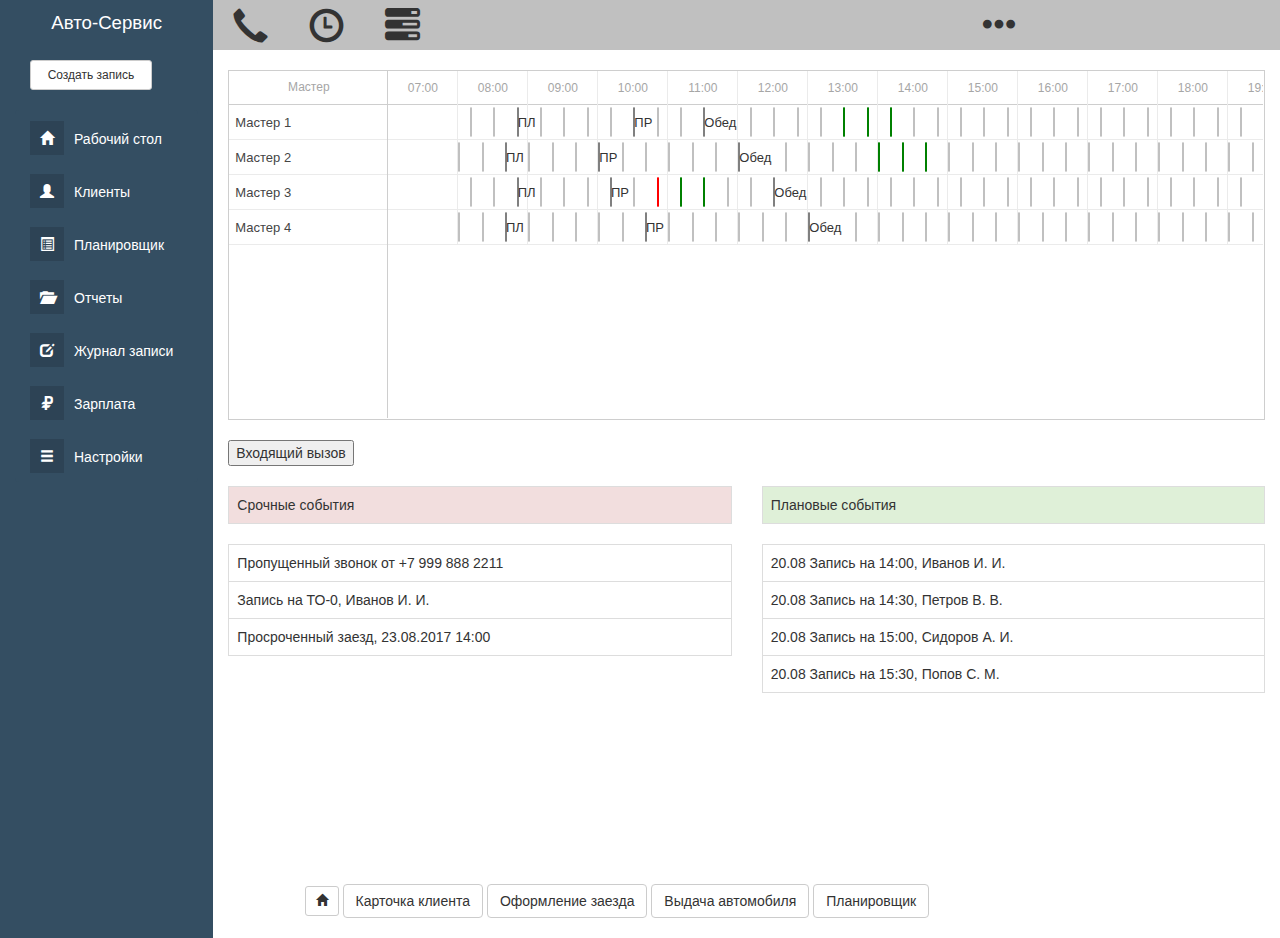
<file: index.html>
<!DOCTYPE html>
<html>
  <head>
    <title>Интерфейс</title>
    
    <meta http-equiv="Content-Type" content="text/html; charset=UTF-8" />
    <meta name="viewport" content="width=device-width, initial-scale=1.0" />
    
    <link href="css/bootstrap.min.css" rel="stylesheet">
    <link href="css/style.css" rel="stylesheet">
    <link href="codebase/dhtmlxgantt.css" rel="stylesheet"> 
    <link href="css/jquery-ui.min.css" rel="stylesheet">
    
    <script src="https://ajax.googleapis.com/ajax/libs/jquery/1.11.0/jquery.min.js"></script>
    <script src="js/bootstrap.min.js"></script>
    <script src="js/jquery-ui.min.js"></script>
    <script src="codebase/dhtmlxgantt.js"></script>
    
  </head>
  <body>

  <script src="js/gantt-array.js"></script>
    
    <div class="wrapper container-fluid">
      <div class="row">
	<header class="col-md-2 text-center">
	  
	  Авто-Сервис
	  
	</header>
	
	<section class="col-md-7 col-sm-6 silver-td header-height big-font">
	  
	  <span class="glyphicon glyphicon-earphone" aria-hidden="true"></span>
	  <span class="glyphicon glyphicon-time" aria-hidden="true"></span>
	  <span class="glyphicon glyphicon-tasks" aria-hidden="true"></span>
	  
	</section>
	
	<section class="col-md-3 col-sm-3 silver-td header-height big-font">
	  
	  <span class="glyphicon glyphicon-option-horizontal" aria-hidden="true"></span>
	  
	  <!-- Оператор 1 -->
	  
	</section>
      </div>
      
      <div class="row">
	
	<!-- Левая навигация -->
	
	<aside id="leftSide" class="col-md-2 col-sm-3">
	  
	  <button type="button" class="btn btn-sm btn-default" style="margin-left:15px;" onclick="location.replace('page1.php');">&nbsp;&nbsp;Создать запись&nbsp;&nbsp;</button>
	  
	  <br /><br />
	  
	  <ul class="list-group submenu">
	    <li class="list-group-item"><span class="glyphicon glyphicon-home" aria-hidden="true"></span><a href="./">Рабочий стол</a></li>
	    <li class="list-group-item"><span class="glyphicon glyphicon-user" aria-hidden="true"></span><a href="page1.php">Клиенты</a></li>
	    <li class="list-group-item"><span class="glyphicon glyphicon-list-alt" aria-hidden="true"></span><a href="#">Планировщик</a></li>
	    <li class="list-group-item"><span class="glyphicon glyphicon-folder-open" aria-hidden="true"></span><a href="#">Отчеты</a></li>
	    <li class="list-group-item"><span class="glyphicon glyphicon-edit" aria-hidden="true"></span><a href="#">Журнал записи</a></li>
	    <li class="list-group-item"><span class="glyphicon glyphicon-ruble" aria-hidden="true"></span><a href="#">Зарплата</a></li>
	    <li class="list-group-item"><span class="glyphicon glyphicon-menu-hamburger" aria-hidden="true"></span><a href="#">Настройки</a></li>
	  </ul>
	  
	  <br /><br /><br /><br />
	</aside>
	
	<!-- Центральная часть -->
	
	<section id="centerSide" class="col-md-10 col-sm-9">
	  
	  <div class="row">
	    
	    <div id="phoneColl" class="modal fade bs-example-modal-sm" tabindex="-1" role="dialog" aria-labelledby="mySmallModalLabel" aria-hidden="true">
	      <div class="modal-dialog modal-sm">
		<div class="modal-content padding-20 text-center">
		  Входящий звонок от<br />
		  Петрова Иван Иваныча<br />
		  +7-999-555-1122<br />
		  <br />
		  <button type="button" class="btn btn-lg btn-default" data-dismiss="modal"><span class="glyphicon glyphicon-earphone" aria-hidden="true"></span></button>
		  <button type="button" class="btn btn-lg btn-default" data-dismiss="modal"><span class="glyphicon glyphicon-remove" aria-hidden="true"></span></button>
		</div>
	      </div>
	    </div>
	    
	    <section class="col-md-12 col-sm-12">
	      <br />
	      <div id="gantt_here" class="ganttTable"></div>
		
		<script src="js/gantt-setup.js"></script>
		
	      <br />
	    </section>
	  </div>
	  
	  <div class="row">
	    
	    <section class="col-md-12">
	      
	      <button type="button" data-toggle="modal" data-target="#phoneColl">Входящий вызов</button><br /><br />
	      
	    </section>
	  </div>
	  
	  <div class="row">
	    
	    <section class="col-md-6 col-sm-6">
	      
	      <table class="table table-bordered">
		<tr class="danger"><td>Срочные события</td></tr>
	      </table>	   
			
	    </section>
	   
	    <section class="col-md-6 col-sm-6">
		      
	      <table class="table table-bordered">
		<tr class="success"><td>Плановые события</td></tr>
	      </table>
			
	    </section>
	  </div>
	    
	  <div class="row">
	    
	    <section class="col-md-6 col-sm-6 section-table">
		      
	      <table class="table table-bordered">
		<tr><td>Пропущенный звонок от +7 999 888 2211</td></tr>
		<tr><td>Запись на ТО-0, Иванов И. И.</td></tr>
		<tr><td>Просроченный заезд, 23.08.2017 14:00 </td></tr>
	      </table>	   
			
	    </section>
	    
	    <section class="col-md-6 col-sm-6 section-table">
		      
	      <table class="table table-bordered">
		<tr><td>20.08 Запись на 14:00, Иванов И. И.</td></tr>
		<tr><td>20.08 Запись на 14:30, Петров В. В.</td></tr>
		<tr><td>20.08 Запись на 15:00, Сидоров А. И.</td></tr>
		<tr><td>20.08 Запись на 15:30, Попов С. М.</td></tr>
	      </table>
			
	    </section>
	    
	    <!-- Кнопки страниц -->
	    
	    <div class="row">
	      <section class="col-md-1 col-sm-1">
	      
	      </section>
	      
	      <section id="navButtons" class="col-md-11 col-sm-11">
		
		<br /><br />
		
		<a href="./"         role="button" class="btn btn-sm btn-default"><span class="glyphicon glyphicon-home" aria-hidden="true"></span></a>
		<a href="page1.php"  role="button" class="btn btn-default">Карточка клиента</a>
		<a href="page5.html" role="button" class="btn btn-default">Оформление заезда</a>
		<a href="page6.html" role="button" class="btn btn-default">Выдача автомобиля</a>
		<a href="page7.html" role="button" class="btn btn-default">Планировщик</a>
		
		<br /><br />
		
	      </section>
	    </div>
	    
	  </div>
	</section>
      </div>
         
    </div>
    
    <footer></footer>    
    
    <script src="js/main.js"></script>
    
  </body>
</html>
</file>
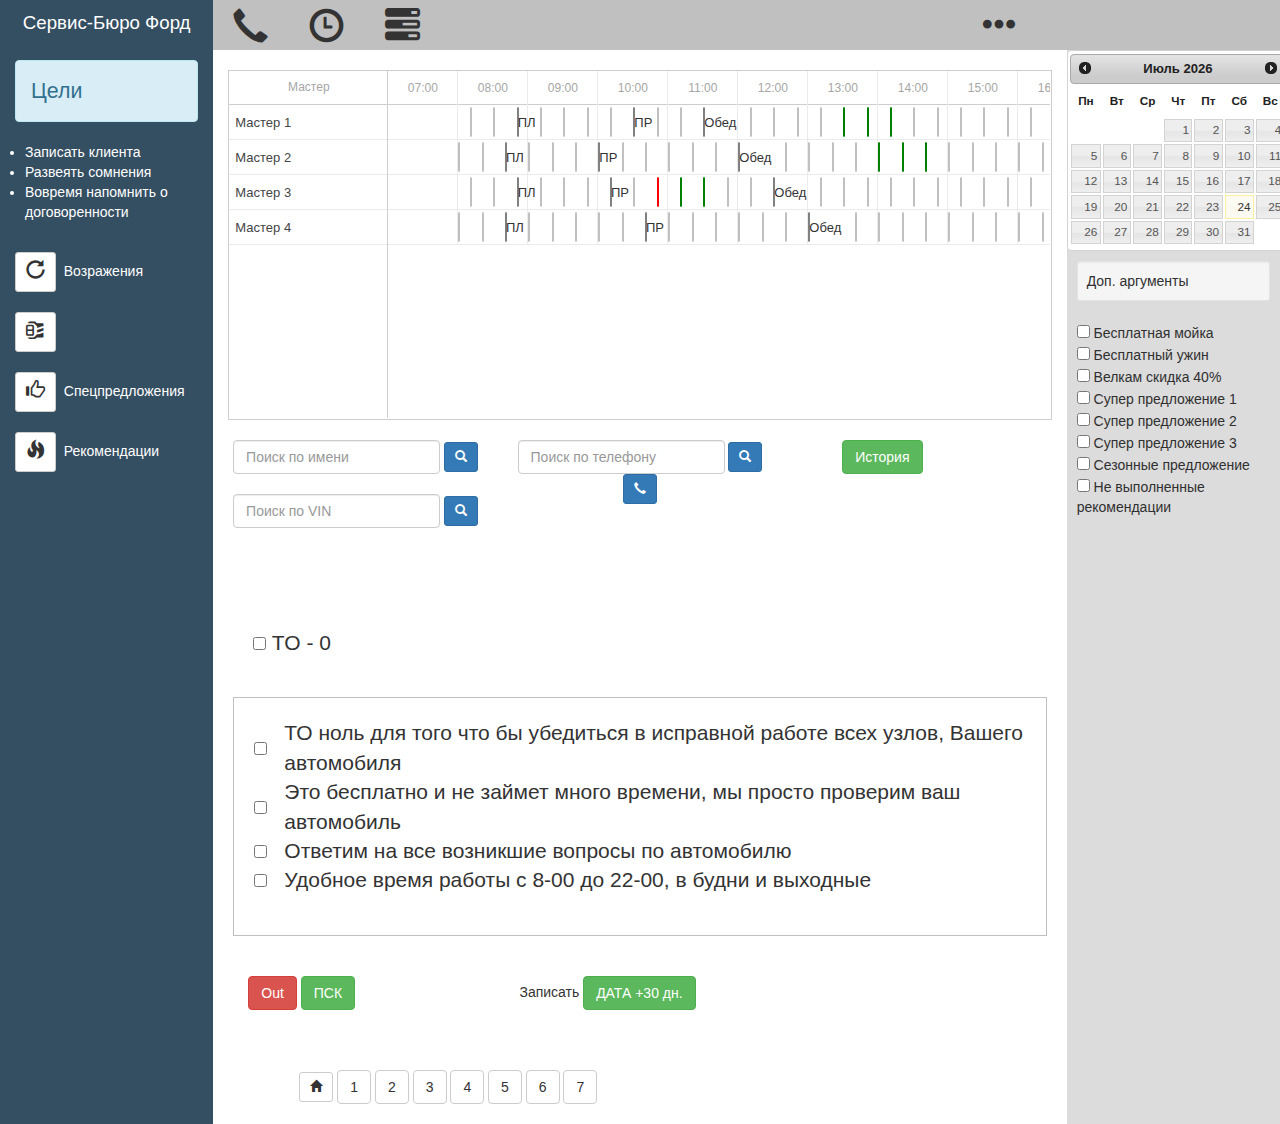
<file: page1.html>
<!DOCTYPE html>
<html>
  <head>
    <title>Интерфейс</title>
    
    <meta http-equiv="Content-Type" content="text/html; charset=UTF-8" />
    <meta name="viewport" content="width=device-width, initial-scale=1.0" />
    
    <link href="css/bootstrap.min.css" rel="stylesheet">
    <link href="codebase/dhtmlxgantt.css" rel="stylesheet"> 
    <link href="css/jquery-ui.min.css" rel="stylesheet">
    <link href="css/style.css" rel="stylesheet">
        
    <script src="https://ajax.googleapis.com/ajax/libs/jquery/1.11.0/jquery.min.js"></script>
    <script src="js/bootstrap.min.js"></script>
    <script src="js/jquery-ui.min.js"></script>
    <script src="codebase/dhtmlxgantt.js"></script>

  </head>
  <body>

  <script type="text/javascript">
  
  var tasks = {
    data:[
    {id:1, text:"Мастер 1", start_date:"10-08-2017 08:10", duration:0.0125, progress: 0, open: false},
    {id:2, text:"Мастер 2", start_date:"10-08-2017 08:00", duration:0.0125, progress: 0, open: false},
    {id:3, text:"Мастер 3", start_date:"10-08-2017 08:10", duration:0.0125, progress: 0, open: false},
    {id:4, text:"Мастер 4", start_date:"10-08-2017 08:00", duration:0.0125, progress: 0, open: false},
  
    {id:7, text:"Мастер 1", start_date:"10-08-2017 08:30", duration:0.0125, progress: 0, open: true, parent: 1},
    {id:8, text:"Мастер 1", start_date:"10-08-2017 09:10", duration:0.0125, progress: 0, open: true, parent: 1},
    {id:13, text:"Мастер 1", start_date:"10-08-2017 09:30", duration:0.0125, progress: 0, open: true, parent: 1},
    {id:14, text:"Мастер 1", start_date:"10-08-2017 09:50", duration:0.0125, progress: 0, open: true, parent: 1},
    {id:15, text:"Мастер 1", start_date:"10-08-2017 10:10", duration:0.0125, progress: 0, open: true, parent: 1},
    {id:16, text:"Мастер 1", start_date:"10-08-2017 10:50", duration:0.0125, progress: 0, open: true, parent: 1},
    {id:17, text:"Мастер 1", start_date:"10-08-2017 11:10", duration:0.013, progress: 0, open: true, parent: 1},
    {id:18, text:"Мастер 1", start_date:"10-08-2017 11:30", diner:"1", duration:0.026, progress: 0, open: true, parent: 1},
    {id:19, text:"Мастер 1", start_date:"10-08-2017 12:10", duration:0.0125, progress: 0, open: true, parent: 1},
    {id:20, text:"Мастер 1", start_date:"10-08-2017 12:30", duration:0.0125, progress: 0, open: true, parent: 1},
    {id:21, text:"Мастер 1", start_date:"10-08-2017 12:50", duration:0.0125, progress: 0, open: true, parent: 1},
    {id:22, text:"Мастер 1", start_date:"10-08-2017 13:10", duration:0.0125, progress: 0, open: true, parent: 1},
    {id:23, text:"Мастер 1", start_date:"10-08-2017 13:30", work_start:"08 21 2017 13:30:00", well_done:"1", duration:0.0125, progress: 0, open: true, parent: 1},
    {id:24, text:"Мастер 1", start_date:"10-08-2017 13:50", work_start:"08 21 2017 13:50:00", well_done:"1", duration:0.0125, progress: 0, open: true, parent: 1},
    {id:25, text:"Мастер 1", start_date:"10-08-2017 14:10", work_start:"08 21 2017 14:10:00", well_done:"1", duration:0.0125, progress: 0, open: true, parent: 1},
    {id:26, text:"Мастер 1", start_date:"10-08-2017 14:30", duration:0.0125, progress: 0, open: true, parent: 1},
    {id:27, text:"Мастер 1", start_date:"10-08-2017 14:50", duration:0.0125, progress: 0, open: true, parent: 1},
    {id:28, text:"Мастер 1", start_date:"10-08-2017 15:10", duration:0.0125, progress: 0, open: true, parent: 1},
    {id:29, text:"Мастер 1", start_date:"10-08-2017 15:30", duration:0.0125, progress: 0, open: true, parent: 1},
    {id:30, text:"Мастер 1", start_date:"10-08-2017 15:50", duration:0.0125, progress: 0, open: true, parent: 1},
    {id:31, text:"Мастер 1", start_date:"10-08-2017 16:10", duration:0.0125, progress: 0, open: true, parent: 1},
    {id:101, text:"Мастер 1", start_date:"10-08-2017 16:30", duration:0.0125, progress: 0, open: true, parent: 1},
    {id:102, text:"Мастер 1", start_date:"10-08-2017 16:50", duration:0.0125, progress: 0, open: true, parent: 1},
    {id:103, text:"Мастер 1", start_date:"10-08-2017 17:10", duration:0.0125, progress: 0, open: true, parent: 1},
    {id:104, text:"Мастер 1", start_date:"10-08-2017 17:30", duration:0.0125, progress: 0, open: true, parent: 1},
    {id:105, text:"Мастер 1", start_date:"10-08-2017 17:50", duration:0.0125, progress: 0, open: true, parent: 1},
    {id:106, text:"Мастер 1", start_date:"10-08-2017 18:10", duration:0.0125, progress: 0, open: true, parent: 1},
    {id:107, text:"Мастер 1", start_date:"10-08-2017 18:30", duration:0.0125, progress: 0, open: true, parent: 1},
    {id:108, text:"Мастер 1", start_date:"10-08-2017 18:50", duration:0.0125, progress: 0, open: true, parent: 1},
    {id:109, text:"Мастер 1", start_date:"10-08-2017 19:10", duration:0.0125, progress: 0, open: true, parent: 1},
    {id:110, text:"Мастер 1", start_date:"10-08-2017 19:30", duration:0.0125, progress: 0, open: true, parent: 1},
    {id:111, text:"Мастер 1", start_date:"10-08-2017 19:50", duration:0.0125, progress: 0, open: true, parent: 1},
    {id:112, text:"Мастер 1", start_date:"10-08-2017 20:10", duration:0.0125, progress: 0, open: true, parent: 1},
    {id:113, text:"Мастер 1", start_date:"10-08-2017 20:30", duration:0.0125, progress: 0, open: true, parent: 1},
    {id:114, text:"Мастер 1", start_date:"10-08-2017 20:50", duration:0.0125, progress: 0, open: true, parent: 1},
    {id:115, text:"Мастер 1", start_date:"10-08-2017 21:10", duration:0.0125, progress: 0, open: true, parent: 1},
    {id:116, text:"Мастер 1", start_date:"10-08-2017 21:30", duration:0.0125, progress: 0, open: true, parent: 1},
    {id:117, text:"Мастер 1", start_date:"10-08-2017 21:50", duration:0.0125, progress: 0, open: true, parent: 1},
    {id:159, text:"Мастер 1", start_date:"10-08-2017 08:50", pl:"1", duration:0.0125, progress: 0, open: true, parent: 1},
    {id:160, text:"Мастер 1", start_date:"10-08-2017 10:30", pr:"1", duration:0.0125, progress: 0, open: true, parent: 1},
    
    {id:9, text:"Мастер 2", start_date:"10-08-2017 08:20", duration:0.0125, progress: 0, open: true, parent: 2},
    {id:10, text:"Мастер 2", start_date:"10-08-2017 08:40", pl:"1", duration:0.0125, progress: 0, open: true, parent: 2},
    {id:161, text:"Мастер 2", start_date:"10-08-2017 09:00", duration:0.0125, progress: 0, open: true, parent: 2},
    {id:32, text:"Мастер 2", start_date:"10-08-2017 09:20", duration:0.0125, progress: 0, open: true, parent: 2},
    {id:33, text:"Мастер 2", start_date:"10-08-2017 09:40", duration:0.0125, progress: 0, open: true, parent: 2},
    {id:34, text:"Мастер 2", start_date:"10-08-2017 10:20", duration:0.0125, progress: 0, open: true, parent: 2},
    {id:35, text:"Мастер 2", start_date:"10-08-2017 10:40", duration:0.0125, progress: 0, open: true, parent: 2},
    {id:36, text:"Мастер 2", start_date:"10-08-2017 11:00", duration:0.0125, progress: 0, open: true, parent: 2},
    {id:37, text:"Мастер 2", start_date:"10-08-2017 11:20", duration:0.0125, progress: 0, open: true, parent: 2},
    {id:38, text:"Мастер 2", start_date:"10-08-2017 11:40", duration:0.0125, progress: 0, open: true, parent: 2},
    {id:39, text:"Мастер 2", start_date:"10-08-2017 12:00", diner:"1", duration:0.026, progress: 0, open: true, parent: 2},
    {id:40, text:"Мастер 2", start_date:"10-08-2017 12:40", duration:0.0125, progress: 0, open: true, parent: 2},
    {id:41, text:"Мастер 2", start_date:"10-08-2017 13:00", duration:0.0125, progress: 0, open: true, parent: 2},
    {id:42, text:"Мастер 2", start_date:"10-08-2017 13:20", duration:0.0125, progress: 0, open: true, parent: 2},
    {id:43, text:"Мастер 2", start_date:"10-08-2017 13:40", duration:0.0125, progress: 0, open: true, parent: 2},
    {id:44, text:"Мастер 2", start_date:"10-08-2017 14:00", duration:0.0125, work_start:"08 17 2017 14:00:00", well_done:"1", progress: 0, open: true, parent: 2},
    {id:45, text:"Мастер 2", start_date:"10-08-2017 14:20", duration:0.0125, work_start:"08 17 2017 14:20:00", well_done:"1", progress: 0, open: true, parent: 2},
    {id:46, text:"Мастер 2", start_date:"10-08-2017 14:40", duration:0.0125, work_start:"08 17 2017 14:40:00", well_done:"1", progress: 0, open: true, parent: 2},
    {id:47, text:"Мастер 2", start_date:"10-08-2017 15:00", duration:0.0125, progress: 0, open: true, parent: 2},
    {id:48, text:"Мастер 2", start_date:"10-08-2017 15:20", duration:0.0125, progress: 0, open: true, parent: 2},
    {id:49, text:"Мастер 2", start_date:"10-08-2017 15:40", duration:0.0125, progress: 0, open: true, parent: 2},
    {id:50, text:"Мастер 2", start_date:"10-08-2017 16:00", duration:0.0125, progress: 0, open: true, parent: 2},
    {id:97, text:"Мастер 2", start_date:"10-08-2017 16:20", duration:0.0125, progress: 0, open: true, parent: 2},
    {id:98, text:"Мастер 2", start_date:"10-08-2017 16:40", duration:0.0125, progress: 0, open: true, parent: 2},
    {id:99, text:"Мастер 2", start_date:"10-08-2017 17:00", duration:0.0125, progress: 0, open: true, parent: 2},
    {id:100, text:"Мастер 2", start_date:"10-08-2017 17:20", duration:0.0125, progress: 0, open: true, parent: 2},
    {id:118, text:"Мастер 2", start_date:"10-08-2017 17:40", duration:0.0125, progress: 0, open: true, parent: 2},
    {id:119, text:"Мастер 2", start_date:"10-08-2017 18:00", duration:0.0125, progress: 0, open: true, parent: 2},
    {id:120, text:"Мастер 2", start_date:"10-08-2017 18:20", duration:0.0125, progress: 0, open: true, parent: 2},
    {id:121, text:"Мастер 2", start_date:"10-08-2017 18:40", duration:0.0125, progress: 0, open: true, parent: 2},
    {id:122, text:"Мастер 2", start_date:"10-08-2017 19:00", duration:0.0125, progress: 0, open: true, parent: 2},
    {id:123, text:"Мастер 2", start_date:"10-08-2017 19:20", duration:0.0125, progress: 0, open: true, parent: 2},
    {id:124, text:"Мастер 2", start_date:"10-08-2017 19:40", duration:0.0125, progress: 0, open: true, parent: 2},
    {id:125, text:"Мастер 2", start_date:"10-08-2017 20:00", duration:0.0125, progress: 0, open: true, parent: 2},
    {id:126, text:"Мастер 2", start_date:"10-08-2017 20:20", duration:0.0125, progress: 0, open: true, parent: 2},
    {id:127, text:"Мастер 2", start_date:"10-08-2017 20:40", duration:0.0125, progress: 0, open: true, parent: 2},
    {id:128, text:"Мастер 2", start_date:"10-08-2017 21:00", duration:0.0125, progress: 0, open: true, parent: 2},
    {id:129, text:"Мастер 2", start_date:"10-08-2017 21:20", duration:0.0125, progress: 0, open: true, parent: 2},
    {id:130, text:"Мастер 2", start_date:"10-08-2017 21:40", duration:0.0125, progress: 0, open: true, parent: 2},
    {id:162, text:"Мастер 2", start_date:"10-08-2017 10:00", pr:"1", duration:0.0125, progress: 0, open: true, parent: 2},
    
    {id:11, text:"Мастер 3", start_date:"10-08-2017 08:30", duration:0.0125, progress: 0, open: true, parent: 3},
    {id:12, text:"Мастер 3", start_date:"10-08-2017 08:50", pl:"1", duration:0.0125, progress: 0, open: true, parent: 3},
    {id:163, text:"Мастер 3", start_date:"10-08-2017 09:10", duration:0.0125, progress: 0, open: true, parent: 3},
    {id:52, text:"Мастер 3", start_date:"10-08-2017 09:30", duration:0.0125, progress: 0, open: true, parent: 3},
    {id:53, text:"Мастер 3", start_date:"10-08-2017 09:50", duration:0.0125, progress: 0, open: true, parent: 3},
    {id:55, text:"Мастер 3", start_date:"10-08-2017 10:30", duration:0.0125, progress: 0, open: true, parent: 3},
    {id:56, text:"Мастер 3", start_date:"10-08-2017 10:50", duration:0.0125, work_start:"08 17 2017 10:50:00", well_done:"0", progress: 0, open: true, parent: 3},
    {id:57, text:"Мастер 3", start_date:"10-08-2017 11:10", duration:0.0125, work_start:"08 17 2017 11:10:00", well_done:"1", progress: 0, open: true, parent: 3},
    {id:58, text:"Мастер 3", start_date:"10-08-2017 11:30", duration:0.0125, work_start:"08 17 2017 11:30:00", well_done:"1", progress: 0, open: true, parent: 3},
    {id:59, text:"Мастер 3", start_date:"10-08-2017 11:50", duration:0.0125, progress: 0, open: true, parent: 3},
    {id:60, text:"Мастер 3", start_date:"10-08-2017 12:10", duration:0.0125, progress: 0, open: true, parent: 3},
    {id:61, text:"Мастер 3", start_date:"10-08-2017 12:30", diner:"1", duration:0.026, progress: 0, open: true, parent: 3},
    {id:62, text:"Мастер 3", start_date:"10-08-2017 13:10", duration:0.0125, progress: 0, open: true, parent: 3},
    {id:63, text:"Мастер 3", start_date:"10-08-2017 13:30", duration:0.0125, progress: 0, open: true, parent: 3},
    {id:64, text:"Мастер 3", start_date:"10-08-2017 13:50", duration:0.0125, progress: 0, open: true, parent: 3},
    {id:65, text:"Мастер 3", start_date:"10-08-2017 14:10", duration:0.0125, progress: 0, open: true, parent: 3},
    {id:66, text:"Мастер 3", start_date:"10-08-2017 14:30", duration:0.0125, progress: 0, open: true, parent: 3},
    {id:67, text:"Мастер 3", start_date:"10-08-2017 14:50", duration:0.0125, progress: 0, open: true, parent: 3},
    {id:68, text:"Мастер 3", start_date:"10-08-2017 15:10", duration:0.0125, progress: 0, open: true, parent: 3},
    {id:69, text:"Мастер 3", start_date:"10-08-2017 15:30", duration:0.0125, progress: 0, open: true, parent: 3},
    {id:93, text:"Мастер 3", start_date:"10-08-2017 15:50", duration:0.0125, progress: 0, open: true, parent: 3},
    {id:94, text:"Мастер 3", start_date:"10-08-2017 16:10", duration:0.0125, progress: 0, open: true, parent: 3},
    {id:95, text:"Мастер 3", start_date:"10-08-2017 16:30", duration:0.0125, progress: 0, open: true, parent: 3},
    {id:96, text:"Мастер 3", start_date:"10-08-2017 16:50", duration:0.0125, progress: 0, open: true, parent: 3},
    {id:131, text:"Мастер 3", start_date:"10-08-2017 17:10", duration:0.0125, progress: 0, open: true, parent: 3},
    {id:132, text:"Мастер 3", start_date:"10-08-2017 17:30", duration:0.0125, progress: 0, open: true, parent: 3},
    {id:133, text:"Мастер 3", start_date:"10-08-2017 17:50", duration:0.0125, progress: 0, open: true, parent: 3},
    {id:134, text:"Мастер 3", start_date:"10-08-2017 18:10", duration:0.0125, progress: 0, open: true, parent: 3},
    {id:135, text:"Мастер 3", start_date:"10-08-2017 18:30", duration:0.0125, progress: 0, open: true, parent: 3},
    {id:136, text:"Мастер 3", start_date:"10-08-2017 18:50", duration:0.0125, progress: 0, open: true, parent: 3},
    {id:137, text:"Мастер 3", start_date:"10-08-2017 19:10", duration:0.0125, progress: 0, open: true, parent: 3},
    {id:138, text:"Мастер 3", start_date:"10-08-2017 19:30", duration:0.0125, progress: 0, open: true, parent: 3},
    {id:139, text:"Мастер 3", start_date:"10-08-2017 19:50", duration:0.0125, progress: 0, open: true, parent: 3},
    {id:140, text:"Мастер 3", start_date:"10-08-2017 20:10", duration:0.0125, progress: 0, open: true, parent: 3},
    {id:141, text:"Мастер 3", start_date:"10-08-2017 20:30", duration:0.0125, progress: 0, open: true, parent: 3},
    {id:142, text:"Мастер 3", start_date:"10-08-2017 20:50", duration:0.0125, progress: 0, open: true, parent: 3},
    {id:143, text:"Мастер 3", start_date:"10-08-2017 21:10", duration:0.0125, progress: 0, open: true, parent: 3},
    {id:144, text:"Мастер 3", start_date:"10-08-2017 21:30", duration:0.0125, progress: 0, open: true, parent: 3},
    {id:145, text:"Мастер 3", start_date:"10-08-2017 21:50", duration:0.0125, progress: 0, open: true, parent: 3},
    {id:164, text:"Мастер 3", start_date:"10-08-2017 10:10", pr:"1", duration:0.0125, progress: 0, open: true, parent: 3},
    
    {id:5, text:"Мастер 4", start_date:"10-08-2017 08:20", duration:0.0125, progress: 0, open: true, parent: 4},
    {id:6, text:"Мастер 4", start_date:"10-08-2017 08:40", pl:"1", duration:0.0125, progress: 0, open: true, parent: 4},
    {id:165, text:"Мастер 4", start_date:"10-08-2017 09:00", duration:0.0125, progress: 0, open: true, parent: 4},
    {id:70, text:"Мастер 4", start_date:"10-08-2017 09:20", duration:0.0125, progress: 0, open: true, parent: 4},
    {id:71, text:"Мастер 4", start_date:"10-08-2017 09:40", duration:0.0125, progress: 0, open: true, parent: 4},
    {id:72, text:"Мастер 4", start_date:"10-08-2017 10:00", duration:0.0125, progress: 0, open: true, parent: 4},
    {id:73, text:"Мастер 4", start_date:"10-08-2017 10:20", duration:0.0125, progress: 0, open: true, parent: 4},
    {id:74, text:"Мастер 4", start_date:"10-08-2017 11:00", duration:0.0125, progress: 0, open: true, parent: 4},
    {id:75, text:"Мастер 4", start_date:"10-08-2017 11:20", duration:0.0125, progress: 0, open: true, parent: 4},
    {id:76, text:"Мастер 4", start_date:"10-08-2017 11:40", duration:0.0125, progress: 0, open: true, parent: 4},
    {id:77, text:"Мастер 4", start_date:"10-08-2017 12:00", duration:0.0125, progress: 0, open: true, parent: 4},
    {id:78, text:"Мастер 4", start_date:"10-08-2017 12:20", duration:0.0125, progress: 0, open: true, parent: 4},
    {id:79, text:"Мастер 4", start_date:"10-08-2017 12:40", duration:0.0125, progress: 0, open: true, parent: 4},
    {id:80, text:"Мастер 4", start_date:"10-08-2017 13:00", diner:"1", duration:0.026, progress: 0, open: true, parent: 4},
    {id:81, text:"Мастер 4", start_date:"10-08-2017 13:40", duration:0.0125, progress: 0, open: true, parent: 4},
    {id:82, text:"Мастер 4", start_date:"10-08-2017 14:00", duration:0.0125, progress: 0, open: true, parent: 4},
    {id:83, text:"Мастер 4", start_date:"10-08-2017 14:20", duration:0.0125, progress: 0, open: true, parent: 4},
    {id:84, text:"Мастер 4", start_date:"10-08-2017 14:40", duration:0.0125, progress: 0, open: true, parent: 4},
    {id:85, text:"Мастер 4", start_date:"10-08-2017 15:00", duration:0.0125, progress: 0, open: true, parent: 4},
    {id:86, text:"Мастер 4", start_date:"10-08-2017 15:20", duration:0.0125, progress: 0, open: true, parent: 4},
    {id:87, text:"Мастер 4", start_date:"10-08-2017 15:40", duration:0.0125, progress: 0, open: true, parent: 4},
    {id:88, text:"Мастер 4", start_date:"10-08-2017 16:00", duration:0.0125, progress: 0, open: true, parent: 4},
    {id:89, text:"Мастер 4", start_date:"10-08-2017 16:20", duration:0.0125, progress: 0, open: true, parent: 4},
    {id:90, text:"Мастер 4", start_date:"10-08-2017 16:40", duration:0.0125, progress: 0, open: true, parent: 4},
    {id:91, text:"Мастер 4", start_date:"10-08-2017 17:00", duration:0.0125, progress: 0, open: true, parent: 4},
    {id:92, text:"Мастер 4", start_date:"10-08-2017 17:20", duration:0.0125, progress: 0, open: true, parent: 4},
    {id:146, text:"Мастер 4", start_date:"10-08-2017 17:40", duration:0.0125, progress: 0, open: true, parent: 4},
    {id:147, text:"Мастер 4", start_date:"10-08-2017 18:00", duration:0.0125, progress: 0, open: true, parent: 4},
    {id:148, text:"Мастер 4", start_date:"10-08-2017 18:20", duration:0.0125, progress: 0, open: true, parent: 4},
    {id:149, text:"Мастер 4", start_date:"10-08-2017 18:40", duration:0.0125, progress: 0, open: true, parent: 4},
    {id:150, text:"Мастер 4", start_date:"10-08-2017 19:00", duration:0.0125, progress: 0, open: true, parent: 4},
    {id:151, text:"Мастер 4", start_date:"10-08-2017 19:20", duration:0.0125, progress: 0, open: true, parent: 4},
    {id:152, text:"Мастер 4", start_date:"10-08-2017 19:40", duration:0.0125, progress: 0, open: true, parent: 4},
    {id:153, text:"Мастер 4", start_date:"10-08-2017 20:00", duration:0.0125, progress: 0, open: true, parent: 4},
    {id:154, text:"Мастер 4", start_date:"10-08-2017 20:20", duration:0.0125, progress: 0, open: true, parent: 4},
    {id:155, text:"Мастер 4", start_date:"10-08-2017 20:40", duration:0.0125, progress: 0, open: true, parent: 4},
    {id:156, text:"Мастер 4", start_date:"10-08-2017 21:00", duration:0.0125, progress: 0, open: true, parent: 4},
    {id:157, text:"Мастер 4", start_date:"10-08-2017 21:20", duration:0.0125, progress: 0, open: true, parent: 4},
    {id:158, text:"Мастер 4", start_date:"10-08-2017 21:40", duration:0.0125, progress: 0, open: true, parent: 4},
    {id:166, text:"Мастер 4", start_date:"10-08-2017 10:40", pr:"1", duration:0.0125, progress: 0, open: true, parent: 4},
    
    ]
  };
  
  </script>
    
    <div class="wrapper container-fluid">
      <div class="row">
	<header class="col-md-2 text-center">
		    
	  Сервис-Бюро Форд
		    
	</header>
	
	<section class="col-md-7 silver-td header-height big-font">
		    
	  <span class="glyphicon glyphicon-earphone" aria-hidden="true"></span>
	  <span class="glyphicon glyphicon-time" aria-hidden="true"></span>
	  <span class="glyphicon glyphicon-tasks" aria-hidden="true"></span>
		    
	</section>
	
	<section class="col-md-3 silver-td header-height big-font">
		    
	  <span class="glyphicon glyphicon-option-horizontal" aria-hidden="true"></span>
	  
	  <!-- Оператор 1 -->
		    
	</section>
      </div>

      <!-- Тело -->
      
      <div class="row">
	
	<!-- Левая навигация -->
	
	<aside id="leftSide" class="col-md-2 col-sm-3">
		    
	  <p class="alert alert-info big-font">Цели</p>
	  
	  <ul style="padding-left:10px;">
	    <li>Записать клиента</li>
	    <li>Развеять сомнения</li>
	    <li>Вовремя напомнить о договоренности</li>
	  </ul>
	  
	  <br />
	  
	  <button type="button" class="btn btn-sm btn-default medium-font" onclick="showUnslist()">
	  <span class="glyphicon glyphicon-repeat" aria-hidden="true"></span></button>
	  &nbsp;Возражения
	  
	  <div id="unsuccessList" class="unsuccessList">
	    <br />
	    
	    <input type="checkbox" /> Дорого<br />
	    <input type="checkbox" /> Записать клиента<br />
	    <input type="checkbox" /> Развеять сомнения<br />
	  </div>
	  
	  <div class="row">
	    <section class="col-md-12">
	      <br />
	      <button type="button" class="btn btn-sm btn-default medium-font">
		<span class="glyphicon glyphicon-compressed" aria-hidden="true"></span>
	      </button>
	      &nbsp;
	    </section>
	  </div>
	  
	  <div class="row">
	    <section class="col-md-12">
	      <br />
	      <button type="button" class="btn btn-sm btn-default medium-font">
		<span class="glyphicon glyphicon-thumbs-up" aria-hidden="true"></span>
	      </button>
	      &nbsp;Спецпредложения
	    </section>
	  </div>
	  
	  <div class="row">
	    <section class="col-md-12">
	      <br />
	      <button type="button" class="btn btn-sm btn-default medium-font">
		<span class="glyphicon glyphicon-fire" aria-hidden="true"></span>
	      </button>
	      &nbsp;Рекомендации
	    </section>
	  </div>
	  
	</aside>

	<!-- Центральная часть -->
	
	<section id="centerSide" class="col-md-8 col-sm-6">
	
	  <!-- Гант -->
	  
	  <div class="row">
	  
	    <section class="col-md-12 col-sm-12">
	    <br />
	      <div id="gantt_here" class="ganttTable"></div>
	
	      <script type="text/javascript">
		gantt.config.scale_unit = "hour";
		gantt.config.step = 1;
		gantt.config.date_scale = "%H:%i";
		gantt.config.columns = [
		    {name:"text", label:"Мастер", width:160, align: "left", tree:true }
		];
		gantt.config.order_branch = false;
		gantt.config.drag_mode = false;
		gantt.config.drag_move = false;
		gantt.config.drag_links = false;
		gantt.config.drag_resize = false;
		gantt.config.drag_progress = false;
		gantt.config.initial_scroll = true;
		gantt.init("gantt_here");
		
		gantt.templates.task_text=function(start, end, task){
		    return '';
		};
		
		gantt.attachEvent("onTaskDblClick", function(id,e){

		    return false;
		});
		gantt.attachEvent("onTaskClick", function(id,e){
		    
		    return false;
		});
		gantt.attachEvent("onTaskRowClick", function(id,row){
		    
		    return false;
		});
		
		function createBox(sizes, class_name){
			var box = document.createElement('div');
			box.style.cssText = [
				"height:" + sizes.height + "px",
				"line-height:" + sizes.height + "px",
				"width:" + sizes.width + "px",
				"top:" + sizes.top + 'px',
				"left:" + sizes.left + "px",
				"position:absolute"
			].join(";");
			box.className = class_name;
			return box;
		}

		gantt.addTaskLayer(function show_hidden(task) {
		  if (!task.$open && gantt.hasChild(task.id)) {
		    var sub_height = gantt.config.row_height - 5,
			    el = document.createElement('div'),
			    sizes = gantt.getTaskPosition(task);

		    var sub_tasks = gantt.getChildren(task.id);

		    var child_el;

		    for (var i = 0; i < sub_tasks.length; i++){
		      var child = gantt.getTask(sub_tasks[i]);
		      var child_sizes = gantt.getTaskPosition(child);
		      var child_color = child.color;

		      child_el = createBox({
			height: sub_height,
			top:sizes.top+2,
			left:child_sizes.left,
			width: child_sizes.width
		      }, "child_preview gantt_task_line");
		      
		      $(child_el).css('background-color', child_color);
		      $(child_el).attr('task_id', child.parent);
		      $(child_el).attr('work_start', child.work_start);
		      $(child_el).attr('well_done', child.well_done);
		      $(child_el).attr('diner', child.diner);
		      $(child_el).attr('pl', child.pl);
		      $(child_el).attr('pr', child.pr);
		      
		      el.appendChild(child_el);
		    }
		    return el;
		  }
		  return false;
		});
		
		gantt.parse(tasks);

		var date = new Date();
		var curTime = date.toString(); //date.getHours() + ':' + date.getMinutes;
		
		/* Массив записей клиентов */
		
		var clientArrey = {1: '<button type="button" class="task-button dropdown-toggle" data-toggle="dropdown">&nbsp;</button><ul class="dropdown-menu padding-20" role="menu" aria-labelledby="dLabel"><li>Иванов Иван Иванович</li><li>+7 999 555 4242</li><li>г/н Р545НР 72</li><li><br /><form class="form-group" method="GET" action="page1.php"><input type="hidden" name="clientName" value="Иванов Иван Иванович" /><input type="hidden" name="clientPhone" value="+7 999 555 4242" /><input type="hidden" name="clientNamber" value="г/н Р545НР 72" /><button type="submit" class="btn btn-xs btn-success">Открыть заявку</button></form></li></ul>',
				   2: '<button type="button" class="task-button dropdown-toggle" data-toggle="dropdown">&nbsp;</button><ul class="dropdown-menu padding-20" role="menu" aria-labelledby="dLabel"><li>Петров Михайл Сергеевич</li><li>+7 999 555 9561</li><li>г/н В545МТ 72</li><li><br /><form class="form-group" method="GET" action="page1.php"><input type="hidden" name="clientName" value="Петров Михайл Сергеевич" /><input type="hidden" name="clientPhone" value="+7 999 555 9561" /><input type="hidden" name="clientNamber" value="г/н В545МТ 72" /><button type="submit" class="btn btn-xs btn-success">Открыть заявку</button></form></li></ul>',
				   3: '<button type="button" class="task-button dropdown-toggle" data-toggle="dropdown">&nbsp;</button><ul class="dropdown-menu padding-20" role="menu" aria-labelledby="dLabel"><li>Сидоров Петр Михайлович</li><li>+7 999 555 4561</li><li>г/н А545КУ 72</li><li><br /><form class="form-group" method="GET" action="page1.php"><input type="hidden" name="clientName" value="Сидоров Петр Михайлович" /><input type="hidden" name="clientPhone" value="+7 999 555 4561" /><input type="hidden" name="clientNamber" value="г/н А545КУ 72" /><button type="submit" class="btn btn-xs btn-success">Открыть заявку</button></form></li></ul>',
				   4: '<button type="button" class="task-button dropdown-toggle" data-toggle="dropdown">&nbsp;</button><ul class="dropdown-menu padding-20" role="menu" aria-labelledby="dLabel"><li>Попов Алекстанд Иванович</li><li>+7 999 555 8491</li><li>г/н С545ТМ 72</li><li><br /><form class="form-group" method="GET" action="page1.php"><input type="hidden" name="clientName" value="Попов Алекстанд Иванович" /><input type="hidden" name="clientPhone" value="+7 999 555 8491" /><input type="hidden" name="clientNamber" value="г/н С545ТМ 72" /><button type="submit" class="btn btn-xs btn-success">Открыть заявку</button></form></li></ul>'
				  };
		
		/* проход по всем таскам */
		
		$(".gantt_task_line").each(function(){
		
		  var task_id = $(this).attr('task_id');					// определяем id текущей таски
		  var work_start = $(this).attr('work_start') ? $(this).attr('work_start') : 0;
		  var well_done = $(this).attr('well_done') ? $(this).attr('well_done') : 0;
		  var diner = $(this).attr('diner') ? $(this).attr('diner') : 0;
		  var pl = $(this).attr('pl') ? $(this).attr('pl') : 0;
		  var pr = $(this).attr('pr') ? $(this).attr('pr') : 0;
		  var tillWork = Date.parse(work_start) - Date.parse(curTime);
		  
		  if(work_start != 0){
		    
		    if(tillWork > 0 && tillWork < 1800000){
		    
		      $(this).html(clientArrey[task_id])
			     .css({backgroundColor: 'orange',
			       border: '1px orange solid'
			 });
		    }else if(tillWork < 0 && tillWork > -1800000){
		    
		      $(this).html(clientArrey[task_id])
			     .css({backgroundColor: 'blue',
			       border: '1px blue solid'
			 });
		    }else if(tillWork < -1800000){
		    
		      if(well_done == 1){
		      
			$(this).html(clientArrey[task_id])
			      .css({backgroundColor: 'green',
				border: '1px green solid'
			      });
		      }else{
		      
			$(this).html(clientArrey[task_id])
			      .css({backgroundColor: 'red',
				border: '1px red solid'
			      });
		      
		      }
		    }else{
		    
		      $(this).html(clientArrey[task_id]);
		    }
		  }else{
		  
		    $(this).css({backgroundColor: 'white',
				 border: '1px silver solid'
			    });
		  }
		  
		  if(diner == 1)
		  
		    $(this).html('Обед')
			   .css({backgroundColor: 'silver',
				 border: '1px gray solid',
				 textAlign: 'center'
			   });
			   
		  if(pl == 1)
		  
		    $(this).html('ПЛ')
			   .css({backgroundColor: 'silver',
				 border: '1px gray solid',
				 textAlign: 'center'
			   });
			   
		  if(pr == 1)
		  
		    $(this).html('ПР')
			   .css({backgroundColor: 'silver',
				 border: '1px gray solid',
				 textAlign: 'center'
			   });
		});
		
		
		$(".gantt_scale_cell").each(function(){
		
		  var cellTime = $(this).text();
		  
		  if((date.getHours() + ':00') == cellTime){
		      
		      var leftTime = date.getMinutes() / 60 * 100;
			
		      $(this).html(
			'<div style="width:100%;height:100%;">' +date.getHours() + ':' 
			+ ((date.getMinutes() < 10) ? '0'+date.getMinutes() : date.getMinutes()) + '</div>'
			+ '<div style="position:absolute;width:2px;height:100%;top:0;left:' 
			+ leftTime + '%;background:red;z-index:2;"></div>');
			
		  }
		});
		
	      </script>
			<br />
	    </section>
	  </div>
	  
	  <!-- Центральные три колонки -->
	  
	  <div class="row">
	  
	    <!-- Колонка 1 -->
	    <section class="col-md-4 col-sm-4 text-center">
	  
	      <form class="form-inline">
		<input type="text" class="form-control input-large" placeholder="Поиск по имени">
		<button type="submit" class="btn btn-primary btn-sm"><span class="glyphicon glyphicon-search" aria-hidden="true"></span></button>
	      </form>
	      <br />
	      <form class="form-inline">
		<input type="text" class="form-control input-large" placeholder="Поиск по VIN">
		<button type="submit" class="btn btn-primary btn-sm"><span class="glyphicon glyphicon-search" aria-hidden="true"></span></button>
	      </form>

	    </section>
	    
	    <!-- Колонка 2 -->
	    <section class="col-md-4 col-sm-4 text-center">
	  	
	      <form class="form-inline">
		<input type="text" class="form-control input-large" placeholder="Поиск по телефону">
		<button type="submit" class="btn btn-primary btn-sm"><span class="glyphicon glyphicon-search" aria-hidden="true"></span></button>
		<button type="submit" class="btn btn-primary btn-sm"><span class="glyphicon glyphicon-earphone" aria-hidden="true"></span></button>
	      </form>
	      
	    </section>
	    
	    <!-- Колонка 3 -->
	    <section class="col-md-4 col-sm-4">
	  
	      <button class="btn btn-success margin-left-45" id="dLabel" role="button" data-toggle="dropdown">История</button>
	      
	      <ul class="dropdown-menu padding-20" role="menu" aria-labelledby="dLabel">
		<li>01.03.2017, ТО 2</li>
		<li>14.10.2016, Шиномонтаж</li>
		<li>06.05.2016, ТО-1</li>
		<li>13.01.2016, ТО-0</li>
	      </ul>

	    </section>
	  </div>
	  
	  <!-- Чекбоксы -->
	  
	  <div class="row padding-20">
	    <section class="col-md-12 col-sm-12 padding-20">
	    
	    <br /><br /><br />
	    
	    <p class="lead">
	      <input type="checkbox" /> TO - 0
	    </p>	    
	    </section>
	    
	    <section class="col-md-12 col-sm-12 padding-20 border-silver">
	    
	      <table class="lead">
		<tr><td width="30px"><input type="checkbox" /></td><td> ТО ноль для того что бы убедиться в исправной работе всех узлов, Вашего автомобиля</td></tr>
		<tr><td width="30px"><input type="checkbox" /></td><td> Это бесплатно и не займет много времени, мы просто проверим ваш автомобиль</td></tr>
		<tr><td width="30px"><input type="checkbox" /></td><td> Ответим на все возникшие вопросы по автомобилю</td></tr>
		<tr><td width="30px"><input type="checkbox" /></td><td> Удобное время работы с 8-00 до 22-00, в будни и  выходные</td></tr>
	      </table>
	      
	    </section>
	    
	    <section class="col-md-4 col-sm-4">
	      <br /><br />
	      
	      <button type="button" class="btn btn-danger">Out</button>
	      <button type="button" class="btn btn-success">ПСК</button>
	    </section>
	    
	    <section class="col-md-8 col-sm-8">
	      <br /><br />
	      
	      Записать 
	      <button type="button" class="btn btn-success">ДАТА +30 дн.</button>
	      
	    </section>
	    
	  </div>

	  <!-- Кнопки страниц -->
      
	  <div class="row">
	    <section class="col-md-1 col-sm-1">

	    </section>
	    
	    <section id="navButtons" class="col-md-11 col-sm-11">
	    
	      <br /><br />

	      <a href="./" role="button" class="btn btn-sm btn-default"><span class="glyphicon glyphicon-home" aria-hidden="true"></span></a>
	      <a href="page1.html" role="button" class="btn btn-default">1</a>
	      <a href="page2.html" role="button" class="btn btn-default">2</a>
	      <a href="page3.html" role="button" class="btn btn-default">3</a>
	      <a href="page4.html" role="button" class="btn btn-default">4</a>
	      <a href="page5.html" role="button" class="btn btn-default">5</a>
	      <a href="page6.html" role="button" class="btn btn-default">6</a>
	      <a href="page7.html" role="button" class="btn btn-default">7</a>
	      
	      <br /><br />
	      
	    </section>
	  </div>
	</section>
	
	<!-- Правая колонка -->
	
	<section id="rightSide" class="col-md-2 col-sm-3 bg-silver" style="padding:0;margin:0;">
	
	  <div id="datepicker" class="small"></div>
	
	  <section class="col-md-12 col-sm-12 right-section">
		    
	    <p class="well well-sm">Доп. аргументы</p>
	    
	    <input type="checkbox" /> Бесплатная мойка<br />
	    <input type="checkbox" /> Бесплатный ужин<br />
	    <input type="checkbox" /> Велкам скидка 40%<br />
	    <input type="checkbox" /> Супер предложение 1<br />
	    <input type="checkbox" /> Супер предложение 2<br />
	    <input type="checkbox" /> Супер предложение 3<br />
	    <input type="checkbox" /> Сезонные предложение<br />
	    <input type="checkbox" /> Не выполненные рекомендации<br />
	  </section>
	</section>
      </div>
      
    <footer></footer>    
    
    <script src="js/main.js"></script>
  </body>
</html>
</file>
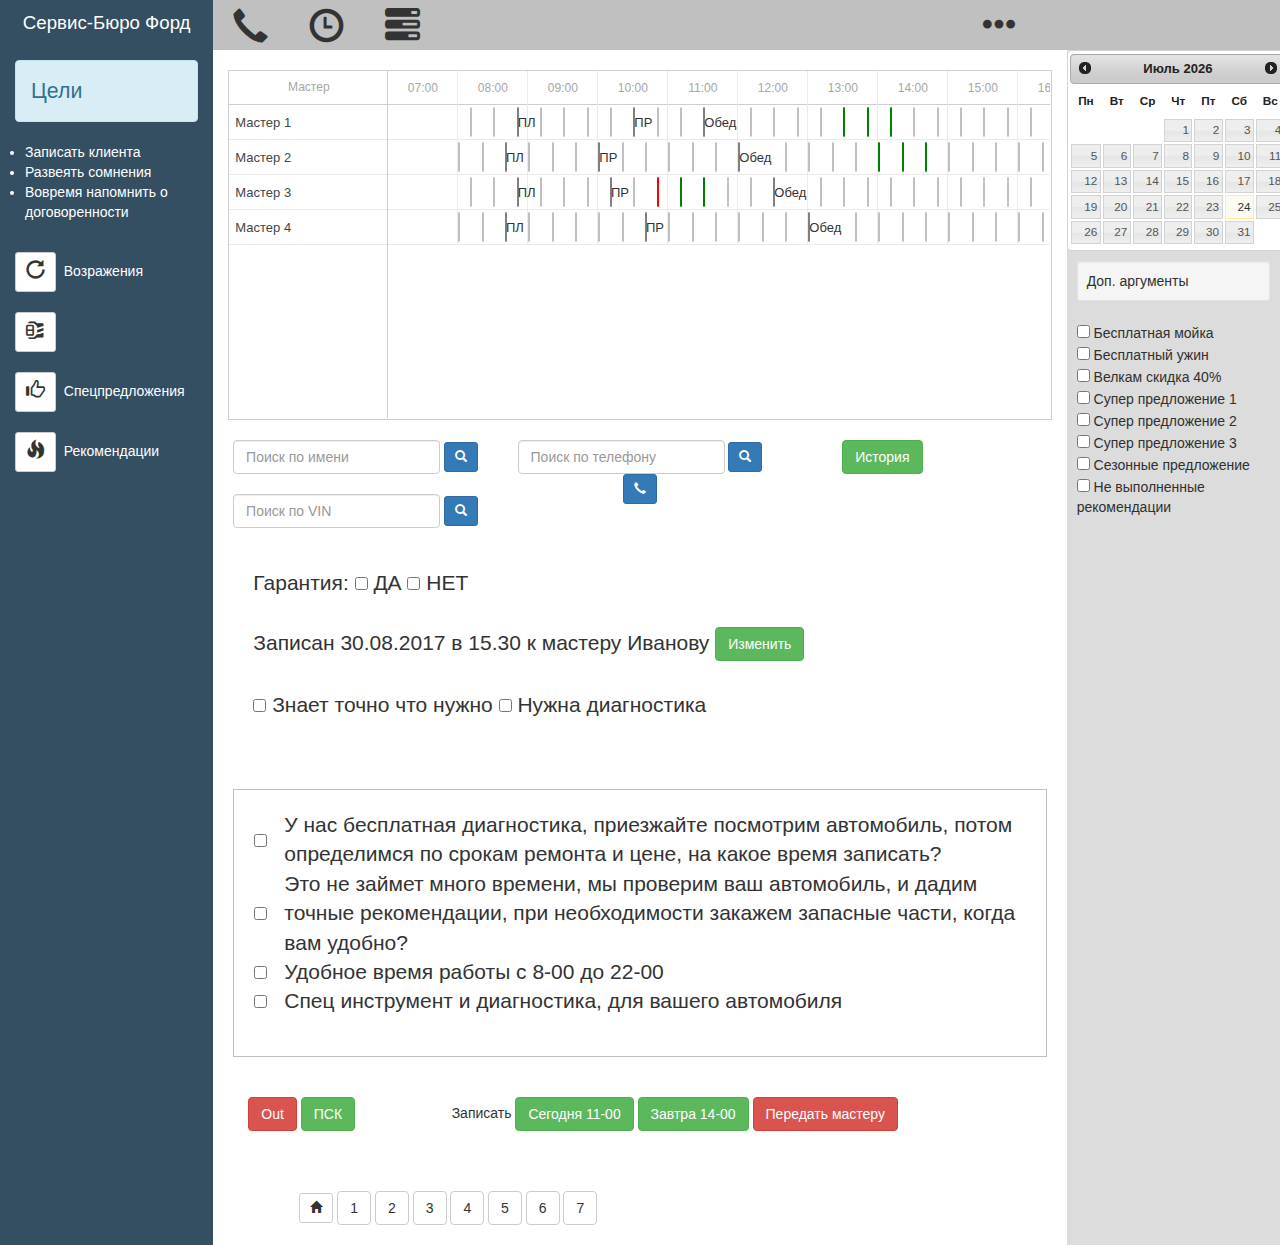
<file: page2.html>
<!DOCTYPE html>
<html>
  <head>
    <title>Интерфейс</title>
    
    <meta http-equiv="Content-Type" content="text/html; charset=UTF-8" />
    <meta name="viewport" content="width=device-width, initial-scale=1.0" />
    
    <link href="css/bootstrap.min.css" rel="stylesheet">
    <link href="css/style.css" rel="stylesheet">
    <link href="codebase/dhtmlxgantt.css" rel="stylesheet"> 
    <link href="css/jquery-ui.min.css" rel="stylesheet">
        
    <script src="https://ajax.googleapis.com/ajax/libs/jquery/1.11.0/jquery.min.js"></script>
    <script src="js/bootstrap.min.js"></script>
    <script src="js/jquery-ui.min.js"></script>
    <script src="codebase/dhtmlxgantt.js"></script>

  </head>
  <body>

  <script type="text/javascript">
  
  var tasks = {
    data:[
    {id:1, text:"Мастер 1", start_date:"10-08-2017 08:10", duration:0.0125, progress: 0, open: false},
    {id:2, text:"Мастер 2", start_date:"10-08-2017 08:00", duration:0.0125, progress: 0, open: false},
    {id:3, text:"Мастер 3", start_date:"10-08-2017 08:10", duration:0.0125, progress: 0, open: false},
    {id:4, text:"Мастер 4", start_date:"10-08-2017 08:00", duration:0.0125, progress: 0, open: false},
  
    {id:7, text:"Мастер 1", start_date:"10-08-2017 08:30", duration:0.0125, progress: 0, open: true, parent: 1},
    {id:8, text:"Мастер 1", start_date:"10-08-2017 09:10", duration:0.0125, progress: 0, open: true, parent: 1},
    {id:13, text:"Мастер 1", start_date:"10-08-2017 09:30", duration:0.0125, progress: 0, open: true, parent: 1},
    {id:14, text:"Мастер 1", start_date:"10-08-2017 09:50", duration:0.0125, progress: 0, open: true, parent: 1},
    {id:15, text:"Мастер 1", start_date:"10-08-2017 10:10", duration:0.0125, progress: 0, open: true, parent: 1},
    {id:16, text:"Мастер 1", start_date:"10-08-2017 10:50", duration:0.0125, progress: 0, open: true, parent: 1},
    {id:17, text:"Мастер 1", start_date:"10-08-2017 11:10", duration:0.013, progress: 0, open: true, parent: 1},
    {id:18, text:"Мастер 1", start_date:"10-08-2017 11:30", diner:"1", duration:0.026, progress: 0, open: true, parent: 1},
    {id:19, text:"Мастер 1", start_date:"10-08-2017 12:10", duration:0.0125, progress: 0, open: true, parent: 1},
    {id:20, text:"Мастер 1", start_date:"10-08-2017 12:30", duration:0.0125, progress: 0, open: true, parent: 1},
    {id:21, text:"Мастер 1", start_date:"10-08-2017 12:50", duration:0.0125, progress: 0, open: true, parent: 1},
    {id:22, text:"Мастер 1", start_date:"10-08-2017 13:10", duration:0.0125, progress: 0, open: true, parent: 1},
    {id:23, text:"Мастер 1", start_date:"10-08-2017 13:30", work_start:"08 17 2017 13:30:00", well_done:"1", duration:0.0125, progress: 0, open: true, parent: 1},
    {id:24, text:"Мастер 1", start_date:"10-08-2017 13:50", work_start:"08 17 2017 13:50:00", well_done:"1", duration:0.0125, progress: 0, open: true, parent: 1},
    {id:25, text:"Мастер 1", start_date:"10-08-2017 14:10", work_start:"08 17 2017 14:10:00", well_done:"1", duration:0.0125, progress: 0, open: true, parent: 1},
    {id:26, text:"Мастер 1", start_date:"10-08-2017 14:30", duration:0.0125, progress: 0, open: true, parent: 1},
    {id:27, text:"Мастер 1", start_date:"10-08-2017 14:50", duration:0.0125, progress: 0, open: true, parent: 1},
    {id:28, text:"Мастер 1", start_date:"10-08-2017 15:10", duration:0.0125, progress: 0, open: true, parent: 1},
    {id:29, text:"Мастер 1", start_date:"10-08-2017 15:30", duration:0.0125, progress: 0, open: true, parent: 1},
    {id:30, text:"Мастер 1", start_date:"10-08-2017 15:50", duration:0.0125, progress: 0, open: true, parent: 1},
    {id:31, text:"Мастер 1", start_date:"10-08-2017 16:10", duration:0.0125, progress: 0, open: true, parent: 1},
    {id:101, text:"Мастер 1", start_date:"10-08-2017 16:30", duration:0.0125, progress: 0, open: true, parent: 1},
    {id:102, text:"Мастер 1", start_date:"10-08-2017 16:50", duration:0.0125, progress: 0, open: true, parent: 1},
    {id:103, text:"Мастер 1", start_date:"10-08-2017 17:10", duration:0.0125, progress: 0, open: true, parent: 1},
    {id:104, text:"Мастер 1", start_date:"10-08-2017 17:30", duration:0.0125, progress: 0, open: true, parent: 1},
    {id:105, text:"Мастер 1", start_date:"10-08-2017 17:50", duration:0.0125, progress: 0, open: true, parent: 1},
    {id:106, text:"Мастер 1", start_date:"10-08-2017 18:10", duration:0.0125, progress: 0, open: true, parent: 1},
    {id:107, text:"Мастер 1", start_date:"10-08-2017 18:30", duration:0.0125, progress: 0, open: true, parent: 1},
    {id:108, text:"Мастер 1", start_date:"10-08-2017 18:50", duration:0.0125, progress: 0, open: true, parent: 1},
    {id:109, text:"Мастер 1", start_date:"10-08-2017 19:10", duration:0.0125, progress: 0, open: true, parent: 1},
    {id:110, text:"Мастер 1", start_date:"10-08-2017 19:30", duration:0.0125, progress: 0, open: true, parent: 1},
    {id:111, text:"Мастер 1", start_date:"10-08-2017 19:50", duration:0.0125, progress: 0, open: true, parent: 1},
    {id:112, text:"Мастер 1", start_date:"10-08-2017 20:10", duration:0.0125, progress: 0, open: true, parent: 1},
    {id:113, text:"Мастер 1", start_date:"10-08-2017 20:30", duration:0.0125, progress: 0, open: true, parent: 1},
    {id:114, text:"Мастер 1", start_date:"10-08-2017 20:50", duration:0.0125, progress: 0, open: true, parent: 1},
    {id:115, text:"Мастер 1", start_date:"10-08-2017 21:10", duration:0.0125, progress: 0, open: true, parent: 1},
    {id:116, text:"Мастер 1", start_date:"10-08-2017 21:30", duration:0.0125, progress: 0, open: true, parent: 1},
    {id:117, text:"Мастер 1", start_date:"10-08-2017 21:50", duration:0.0125, progress: 0, open: true, parent: 1},
    {id:159, text:"Мастер 1", start_date:"10-08-2017 08:50", pl:"1", duration:0.0125, progress: 0, open: true, parent: 1},
    {id:160, text:"Мастер 1", start_date:"10-08-2017 10:30", pr:"1", duration:0.0125, progress: 0, open: true, parent: 1},
    
    {id:9, text:"Мастер 2", start_date:"10-08-2017 08:20", duration:0.0125, progress: 0, open: true, parent: 2},
    {id:10, text:"Мастер 2", start_date:"10-08-2017 08:40", pl:"1", duration:0.0125, progress: 0, open: true, parent: 2},
    {id:161, text:"Мастер 2", start_date:"10-08-2017 09:00", duration:0.0125, progress: 0, open: true, parent: 2},
    {id:32, text:"Мастер 2", start_date:"10-08-2017 09:20", duration:0.0125, progress: 0, open: true, parent: 2},
    {id:33, text:"Мастер 2", start_date:"10-08-2017 09:40", duration:0.0125, progress: 0, open: true, parent: 2},
    {id:34, text:"Мастер 2", start_date:"10-08-2017 10:20", duration:0.0125, progress: 0, open: true, parent: 2},
    {id:35, text:"Мастер 2", start_date:"10-08-2017 10:40", duration:0.0125, progress: 0, open: true, parent: 2},
    {id:36, text:"Мастер 2", start_date:"10-08-2017 11:00", duration:0.0125, progress: 0, open: true, parent: 2},
    {id:37, text:"Мастер 2", start_date:"10-08-2017 11:20", duration:0.0125, progress: 0, open: true, parent: 2},
    {id:38, text:"Мастер 2", start_date:"10-08-2017 11:40", duration:0.0125, progress: 0, open: true, parent: 2},
    {id:39, text:"Мастер 2", start_date:"10-08-2017 12:00", diner:"1", duration:0.026, progress: 0, open: true, parent: 2},
    {id:40, text:"Мастер 2", start_date:"10-08-2017 12:40", duration:0.0125, progress: 0, open: true, parent: 2},
    {id:41, text:"Мастер 2", start_date:"10-08-2017 13:00", duration:0.0125, progress: 0, open: true, parent: 2},
    {id:42, text:"Мастер 2", start_date:"10-08-2017 13:20", duration:0.0125, progress: 0, open: true, parent: 2},
    {id:43, text:"Мастер 2", start_date:"10-08-2017 13:40", duration:0.0125, progress: 0, open: true, parent: 2},
    {id:44, text:"Мастер 2", start_date:"10-08-2017 14:00", duration:0.0125, work_start:"08 17 2017 14:00:00", well_done:"1", progress: 0, open: true, parent: 2},
    {id:45, text:"Мастер 2", start_date:"10-08-2017 14:20", duration:0.0125, work_start:"08 17 2017 14:20:00", well_done:"1", progress: 0, open: true, parent: 2},
    {id:46, text:"Мастер 2", start_date:"10-08-2017 14:40", duration:0.0125, work_start:"08 17 2017 14:40:00", well_done:"1", progress: 0, open: true, parent: 2},
    {id:47, text:"Мастер 2", start_date:"10-08-2017 15:00", duration:0.0125, progress: 0, open: true, parent: 2},
    {id:48, text:"Мастер 2", start_date:"10-08-2017 15:20", duration:0.0125, progress: 0, open: true, parent: 2},
    {id:49, text:"Мастер 2", start_date:"10-08-2017 15:40", duration:0.0125, progress: 0, open: true, parent: 2},
    {id:50, text:"Мастер 2", start_date:"10-08-2017 16:00", duration:0.0125, progress: 0, open: true, parent: 2},
    {id:97, text:"Мастер 2", start_date:"10-08-2017 16:20", duration:0.0125, progress: 0, open: true, parent: 2},
    {id:98, text:"Мастер 2", start_date:"10-08-2017 16:40", duration:0.0125, progress: 0, open: true, parent: 2},
    {id:99, text:"Мастер 2", start_date:"10-08-2017 17:00", duration:0.0125, progress: 0, open: true, parent: 2},
    {id:100, text:"Мастер 2", start_date:"10-08-2017 17:20", duration:0.0125, progress: 0, open: true, parent: 2},
    {id:118, text:"Мастер 2", start_date:"10-08-2017 17:40", duration:0.0125, progress: 0, open: true, parent: 2},
    {id:119, text:"Мастер 2", start_date:"10-08-2017 18:00", duration:0.0125, progress: 0, open: true, parent: 2},
    {id:120, text:"Мастер 2", start_date:"10-08-2017 18:20", duration:0.0125, progress: 0, open: true, parent: 2},
    {id:121, text:"Мастер 2", start_date:"10-08-2017 18:40", duration:0.0125, progress: 0, open: true, parent: 2},
    {id:122, text:"Мастер 2", start_date:"10-08-2017 19:00", duration:0.0125, progress: 0, open: true, parent: 2},
    {id:123, text:"Мастер 2", start_date:"10-08-2017 19:20", duration:0.0125, progress: 0, open: true, parent: 2},
    {id:124, text:"Мастер 2", start_date:"10-08-2017 19:40", duration:0.0125, progress: 0, open: true, parent: 2},
    {id:125, text:"Мастер 2", start_date:"10-08-2017 20:00", duration:0.0125, progress: 0, open: true, parent: 2},
    {id:126, text:"Мастер 2", start_date:"10-08-2017 20:20", duration:0.0125, progress: 0, open: true, parent: 2},
    {id:127, text:"Мастер 2", start_date:"10-08-2017 20:40", duration:0.0125, progress: 0, open: true, parent: 2},
    {id:128, text:"Мастер 2", start_date:"10-08-2017 21:00", duration:0.0125, progress: 0, open: true, parent: 2},
    {id:129, text:"Мастер 2", start_date:"10-08-2017 21:20", duration:0.0125, progress: 0, open: true, parent: 2},
    {id:130, text:"Мастер 2", start_date:"10-08-2017 21:40", duration:0.0125, progress: 0, open: true, parent: 2},
    {id:162, text:"Мастер 2", start_date:"10-08-2017 10:00", pr:"1", duration:0.0125, progress: 0, open: true, parent: 2},
    
    {id:11, text:"Мастер 3", start_date:"10-08-2017 08:30", duration:0.0125, progress: 0, open: true, parent: 3},
    {id:12, text:"Мастер 3", start_date:"10-08-2017 08:50", pl:"1", duration:0.0125, progress: 0, open: true, parent: 3},
    {id:163, text:"Мастер 3", start_date:"10-08-2017 09:10", duration:0.0125, progress: 0, open: true, parent: 3},
    {id:52, text:"Мастер 3", start_date:"10-08-2017 09:30", duration:0.0125, progress: 0, open: true, parent: 3},
    {id:53, text:"Мастер 3", start_date:"10-08-2017 09:50", duration:0.0125, progress: 0, open: true, parent: 3},
    {id:55, text:"Мастер 3", start_date:"10-08-2017 10:30", duration:0.0125, progress: 0, open: true, parent: 3},
    {id:56, text:"Мастер 3", start_date:"10-08-2017 10:50", duration:0.0125, work_start:"08 17 2017 10:50:00", well_done:"0", progress: 0, open: true, parent: 3},
    {id:57, text:"Мастер 3", start_date:"10-08-2017 11:10", duration:0.0125, work_start:"08 17 2017 11:10:00", well_done:"1", progress: 0, open: true, parent: 3},
    {id:58, text:"Мастер 3", start_date:"10-08-2017 11:30", duration:0.0125, work_start:"08 17 2017 11:30:00", well_done:"1", progress: 0, open: true, parent: 3},
    {id:59, text:"Мастер 3", start_date:"10-08-2017 11:50", duration:0.0125, progress: 0, open: true, parent: 3},
    {id:60, text:"Мастер 3", start_date:"10-08-2017 12:10", duration:0.0125, progress: 0, open: true, parent: 3},
    {id:61, text:"Мастер 3", start_date:"10-08-2017 12:30", diner:"1", duration:0.026, progress: 0, open: true, parent: 3},
    {id:62, text:"Мастер 3", start_date:"10-08-2017 13:10", duration:0.0125, progress: 0, open: true, parent: 3},
    {id:63, text:"Мастер 3", start_date:"10-08-2017 13:30", duration:0.0125, progress: 0, open: true, parent: 3},
    {id:64, text:"Мастер 3", start_date:"10-08-2017 13:50", duration:0.0125, progress: 0, open: true, parent: 3},
    {id:65, text:"Мастер 3", start_date:"10-08-2017 14:10", duration:0.0125, progress: 0, open: true, parent: 3},
    {id:66, text:"Мастер 3", start_date:"10-08-2017 14:30", duration:0.0125, progress: 0, open: true, parent: 3},
    {id:67, text:"Мастер 3", start_date:"10-08-2017 14:50", duration:0.0125, progress: 0, open: true, parent: 3},
    {id:68, text:"Мастер 3", start_date:"10-08-2017 15:10", duration:0.0125, progress: 0, open: true, parent: 3},
    {id:69, text:"Мастер 3", start_date:"10-08-2017 15:30", duration:0.0125, progress: 0, open: true, parent: 3},
    {id:93, text:"Мастер 3", start_date:"10-08-2017 15:50", duration:0.0125, progress: 0, open: true, parent: 3},
    {id:94, text:"Мастер 3", start_date:"10-08-2017 16:10", duration:0.0125, progress: 0, open: true, parent: 3},
    {id:95, text:"Мастер 3", start_date:"10-08-2017 16:30", duration:0.0125, progress: 0, open: true, parent: 3},
    {id:96, text:"Мастер 3", start_date:"10-08-2017 16:50", duration:0.0125, progress: 0, open: true, parent: 3},
    {id:131, text:"Мастер 3", start_date:"10-08-2017 17:10", duration:0.0125, progress: 0, open: true, parent: 3},
    {id:132, text:"Мастер 3", start_date:"10-08-2017 17:30", duration:0.0125, progress: 0, open: true, parent: 3},
    {id:133, text:"Мастер 3", start_date:"10-08-2017 17:50", duration:0.0125, progress: 0, open: true, parent: 3},
    {id:134, text:"Мастер 3", start_date:"10-08-2017 18:10", duration:0.0125, progress: 0, open: true, parent: 3},
    {id:135, text:"Мастер 3", start_date:"10-08-2017 18:30", duration:0.0125, progress: 0, open: true, parent: 3},
    {id:136, text:"Мастер 3", start_date:"10-08-2017 18:50", duration:0.0125, progress: 0, open: true, parent: 3},
    {id:137, text:"Мастер 3", start_date:"10-08-2017 19:10", duration:0.0125, progress: 0, open: true, parent: 3},
    {id:138, text:"Мастер 3", start_date:"10-08-2017 19:30", duration:0.0125, progress: 0, open: true, parent: 3},
    {id:139, text:"Мастер 3", start_date:"10-08-2017 19:50", duration:0.0125, progress: 0, open: true, parent: 3},
    {id:140, text:"Мастер 3", start_date:"10-08-2017 20:10", duration:0.0125, progress: 0, open: true, parent: 3},
    {id:141, text:"Мастер 3", start_date:"10-08-2017 20:30", duration:0.0125, progress: 0, open: true, parent: 3},
    {id:142, text:"Мастер 3", start_date:"10-08-2017 20:50", duration:0.0125, progress: 0, open: true, parent: 3},
    {id:143, text:"Мастер 3", start_date:"10-08-2017 21:10", duration:0.0125, progress: 0, open: true, parent: 3},
    {id:144, text:"Мастер 3", start_date:"10-08-2017 21:30", duration:0.0125, progress: 0, open: true, parent: 3},
    {id:145, text:"Мастер 3", start_date:"10-08-2017 21:50", duration:0.0125, progress: 0, open: true, parent: 3},
    {id:164, text:"Мастер 3", start_date:"10-08-2017 10:10", pr:"1", duration:0.0125, progress: 0, open: true, parent: 3},
    
    {id:5, text:"Мастер 4", start_date:"10-08-2017 08:20", duration:0.0125, progress: 0, open: true, parent: 4},
    {id:6, text:"Мастер 4", start_date:"10-08-2017 08:40", pl:"1", duration:0.0125, progress: 0, open: true, parent: 4},
    {id:165, text:"Мастер 4", start_date:"10-08-2017 09:00", duration:0.0125, progress: 0, open: true, parent: 4},
    {id:70, text:"Мастер 4", start_date:"10-08-2017 09:20", duration:0.0125, progress: 0, open: true, parent: 4},
    {id:71, text:"Мастер 4", start_date:"10-08-2017 09:40", duration:0.0125, progress: 0, open: true, parent: 4},
    {id:72, text:"Мастер 4", start_date:"10-08-2017 10:00", duration:0.0125, progress: 0, open: true, parent: 4},
    {id:73, text:"Мастер 4", start_date:"10-08-2017 10:20", duration:0.0125, progress: 0, open: true, parent: 4},
    {id:74, text:"Мастер 4", start_date:"10-08-2017 11:00", duration:0.0125, progress: 0, open: true, parent: 4},
    {id:75, text:"Мастер 4", start_date:"10-08-2017 11:20", duration:0.0125, progress: 0, open: true, parent: 4},
    {id:76, text:"Мастер 4", start_date:"10-08-2017 11:40", duration:0.0125, progress: 0, open: true, parent: 4},
    {id:77, text:"Мастер 4", start_date:"10-08-2017 12:00", duration:0.0125, progress: 0, open: true, parent: 4},
    {id:78, text:"Мастер 4", start_date:"10-08-2017 12:20", duration:0.0125, progress: 0, open: true, parent: 4},
    {id:79, text:"Мастер 4", start_date:"10-08-2017 12:40", duration:0.0125, progress: 0, open: true, parent: 4},
    {id:80, text:"Мастер 4", start_date:"10-08-2017 13:00", diner:"1", duration:0.026, progress: 0, open: true, parent: 4},
    {id:81, text:"Мастер 4", start_date:"10-08-2017 13:40", duration:0.0125, progress: 0, open: true, parent: 4},
    {id:82, text:"Мастер 4", start_date:"10-08-2017 14:00", duration:0.0125, progress: 0, open: true, parent: 4},
    {id:83, text:"Мастер 4", start_date:"10-08-2017 14:20", duration:0.0125, progress: 0, open: true, parent: 4},
    {id:84, text:"Мастер 4", start_date:"10-08-2017 14:40", duration:0.0125, progress: 0, open: true, parent: 4},
    {id:85, text:"Мастер 4", start_date:"10-08-2017 15:00", duration:0.0125, progress: 0, open: true, parent: 4},
    {id:86, text:"Мастер 4", start_date:"10-08-2017 15:20", duration:0.0125, progress: 0, open: true, parent: 4},
    {id:87, text:"Мастер 4", start_date:"10-08-2017 15:40", duration:0.0125, progress: 0, open: true, parent: 4},
    {id:88, text:"Мастер 4", start_date:"10-08-2017 16:00", duration:0.0125, progress: 0, open: true, parent: 4},
    {id:89, text:"Мастер 4", start_date:"10-08-2017 16:20", duration:0.0125, progress: 0, open: true, parent: 4},
    {id:90, text:"Мастер 4", start_date:"10-08-2017 16:40", duration:0.0125, progress: 0, open: true, parent: 4},
    {id:91, text:"Мастер 4", start_date:"10-08-2017 17:00", duration:0.0125, progress: 0, open: true, parent: 4},
    {id:92, text:"Мастер 4", start_date:"10-08-2017 17:20", duration:0.0125, progress: 0, open: true, parent: 4},
    {id:146, text:"Мастер 4", start_date:"10-08-2017 17:40", duration:0.0125, progress: 0, open: true, parent: 4},
    {id:147, text:"Мастер 4", start_date:"10-08-2017 18:00", duration:0.0125, progress: 0, open: true, parent: 4},
    {id:148, text:"Мастер 4", start_date:"10-08-2017 18:20", duration:0.0125, progress: 0, open: true, parent: 4},
    {id:149, text:"Мастер 4", start_date:"10-08-2017 18:40", duration:0.0125, progress: 0, open: true, parent: 4},
    {id:150, text:"Мастер 4", start_date:"10-08-2017 19:00", duration:0.0125, progress: 0, open: true, parent: 4},
    {id:151, text:"Мастер 4", start_date:"10-08-2017 19:20", duration:0.0125, progress: 0, open: true, parent: 4},
    {id:152, text:"Мастер 4", start_date:"10-08-2017 19:40", duration:0.0125, progress: 0, open: true, parent: 4},
    {id:153, text:"Мастер 4", start_date:"10-08-2017 20:00", duration:0.0125, progress: 0, open: true, parent: 4},
    {id:154, text:"Мастер 4", start_date:"10-08-2017 20:20", duration:0.0125, progress: 0, open: true, parent: 4},
    {id:155, text:"Мастер 4", start_date:"10-08-2017 20:40", duration:0.0125, progress: 0, open: true, parent: 4},
    {id:156, text:"Мастер 4", start_date:"10-08-2017 21:00", duration:0.0125, progress: 0, open: true, parent: 4},
    {id:157, text:"Мастер 4", start_date:"10-08-2017 21:20", duration:0.0125, progress: 0, open: true, parent: 4},
    {id:158, text:"Мастер 4", start_date:"10-08-2017 21:40", duration:0.0125, progress: 0, open: true, parent: 4},
    {id:166, text:"Мастер 4", start_date:"10-08-2017 10:40", pr:"1", duration:0.0125, progress: 0, open: true, parent: 4},
    
    ]
  };
  
  </script>
    
    <div class="wrapper container-fluid">
      <div class="row">
	<header class="col-md-2 text-center">
		    
	  Сервис-Бюро Форд
		    
	</header>
	
	<section class="col-md-7 silver-td header-height big-font">
		    
	  <span class="glyphicon glyphicon-earphone" aria-hidden="true"></span>
	  <span class="glyphicon glyphicon-time" aria-hidden="true"></span>
	  <span class="glyphicon glyphicon-tasks" aria-hidden="true"></span>
		    
	</section>
	
	<section class="col-md-3 silver-td header-height big-font">
		    
	  <span class="glyphicon glyphicon-option-horizontal" aria-hidden="true"></span>
	  
	  <!-- Оператор 1 -->
		    
	</section>
      </div>

      <!-- Тело -->
      
      <div class="row">
	
	<!-- Левая навигация -->
	
	<aside id="leftSide" class="col-md-2 col-sm-3">
		    
	  <p class="alert alert-info big-font">Цели</p>
	  
	  <ul style="padding-left:10px;">
	    <li>Записать клиента</li>
	    <li>Развеять сомнения</li>
	    <li>Вовремя напомнить о договоренности</li>
	  </ul>
	  
	  <br />
	  
	  <button type="button" class="btn btn-sm btn-default medium-font" onclick="showUnslist()">
	  <span class="glyphicon glyphicon-repeat" aria-hidden="true"></span></button>
	  &nbsp;Возражения
	  
	  <div id="unsuccessList" class="unsuccessList">
	    <br />
	    
	    <input type="checkbox" /> Дорого<br />
	    <input type="checkbox" /> Записать клиента<br />
	    <input type="checkbox" /> Развеять сомнения<br />
	  
	  </div>
	  
	  <div class="row">
	    <section class="col-md-12">
	      <br />
	      <button type="button" class="btn btn-sm btn-default medium-font">
		<span class="glyphicon glyphicon-compressed" aria-hidden="true"></span>
	      </button>
	      &nbsp;
	    </section>
	  </div>
	  
	  <div class="row">
	    <section class="col-md-12">
	      <br />
	      <button type="button" class="btn btn-sm btn-default medium-font">
		<span class="glyphicon glyphicon-thumbs-up" aria-hidden="true"></span>
	      </button>
	      &nbsp;Спецпредложения
	    </section>
	  </div>
	  
	  <div class="row">
	    <section class="col-md-12">
	      <br />
	      <button type="button" class="btn btn-sm btn-default medium-font">
		<span class="glyphicon glyphicon-fire" aria-hidden="true"></span>
	      </button>
	      &nbsp;Рекомендации
	    </section>
	  </div>
	  
	</aside>

	<!-- Центральная часть -->
	
	<section id="centerSide" class="col-md-8 col-sm-6">
	
	  <!-- Гант -->
	  
	  <div class="row">
	  
	    <section class="col-md-12 col-sm-12">
	    <br />
	      <div id="gantt_here" class="ganttTable"></div>
	
	      <script type="text/javascript">
		gantt.config.scale_unit = "hour";
		gantt.config.step = 1;
		gantt.config.date_scale = "%H:%i";
		gantt.config.columns = [
		    {name:"text", label:"Мастер", width:160, align: "left", tree:true }
		];
		gantt.config.order_branch = false;
		gantt.config.drag_mode = false;
		gantt.config.drag_move = false;
		gantt.config.drag_links = false;
		gantt.config.drag_resize = false;
		gantt.config.drag_progress = false;
		gantt.config.initial_scroll = true;
		gantt.init("gantt_here");
		
		gantt.templates.task_text=function(start, end, task){
		    return '';
		};
		
		gantt.attachEvent("onTaskDblClick", function(id,e){

		    return false;
		});
		gantt.attachEvent("onTaskClick", function(id,e){
		    
		    return false;
		});
		gantt.attachEvent("onTaskRowClick", function(id,row){
		    
		    return false;
		});
		
		function createBox(sizes, class_name){
			var box = document.createElement('div');
			box.style.cssText = [
				"height:" + sizes.height + "px",
				"line-height:" + sizes.height + "px",
				"width:" + sizes.width + "px",
				"top:" + sizes.top + 'px',
				"left:" + sizes.left + "px",
				"position:absolute"
			].join(";");
			box.className = class_name;
			return box;
		}

		gantt.addTaskLayer(function show_hidden(task) {
		  if (!task.$open && gantt.hasChild(task.id)) {
		    var sub_height = gantt.config.row_height - 5,
			    el = document.createElement('div'),
			    sizes = gantt.getTaskPosition(task);

		    var sub_tasks = gantt.getChildren(task.id);

		    var child_el;

		    for (var i = 0; i < sub_tasks.length; i++){
		      var child = gantt.getTask(sub_tasks[i]);
		      var child_sizes = gantt.getTaskPosition(child);
		      var child_color = child.color;

		      child_el = createBox({
			height: sub_height,
			top:sizes.top+2,
			left:child_sizes.left,
			width: child_sizes.width
		      }, "child_preview gantt_task_line");
		      
		      $(child_el).css('background-color', child_color);
		      $(child_el).attr('task_id', child.parent);
		      $(child_el).attr('work_start', child.work_start);
		      $(child_el).attr('well_done', child.well_done);
		      $(child_el).attr('diner', child.diner);
		      $(child_el).attr('pl', child.pl);
		      $(child_el).attr('pr', child.pr);
		      
		      el.appendChild(child_el);
		    }
		    return el;
		  }
		  return false;
		});
		
		gantt.parse(tasks);

		var date = new Date();
		var curTime = date.toString(); //date.getHours() + ':' + date.getMinutes;
		
		/* Массив записей клиентов */
		
		var clientArrey = {1: '<button type="button" class="task-button dropdown-toggle" data-toggle="dropdown">&nbsp;</button><ul class="dropdown-menu padding-20" role="menu" aria-labelledby="dLabel"><li>Иванов Иван Иванович</li><li>+7 999 555 4242</li><li>г/н Р545НР 72</li><li><br /><form class="form-group" method="GET" action="page1.php"><input type="hidden" name="clientName" value="Иванов Иван Иванович" /><input type="hidden" name="clientPhone" value="+7 999 555 4242" /><input type="hidden" name="clientNamber" value="г/н Р545НР 72" /><button type="submit" class="btn btn-xs btn-success">Открыть заявку</button></form></li></ul>',
				   2: '<button type="button" class="task-button dropdown-toggle" data-toggle="dropdown">&nbsp;</button><ul class="dropdown-menu padding-20" role="menu" aria-labelledby="dLabel"><li>Петров Михайл Сергеевич</li><li>+7 999 555 9561</li><li>г/н В545МТ 72</li><li><br /><form class="form-group" method="GET" action="page1.php"><input type="hidden" name="clientName" value="Петров Михайл Сергеевич" /><input type="hidden" name="clientPhone" value="+7 999 555 9561" /><input type="hidden" name="clientNamber" value="г/н В545МТ 72" /><button type="submit" class="btn btn-xs btn-success">Открыть заявку</button></form></li></ul>',
				   3: '<button type="button" class="task-button dropdown-toggle" data-toggle="dropdown">&nbsp;</button><ul class="dropdown-menu padding-20" role="menu" aria-labelledby="dLabel"><li>Сидоров Петр Михайлович</li><li>+7 999 555 4561</li><li>г/н А545КУ 72</li><li><br /><form class="form-group" method="GET" action="page1.php"><input type="hidden" name="clientName" value="Сидоров Петр Михайлович" /><input type="hidden" name="clientPhone" value="+7 999 555 4561" /><input type="hidden" name="clientNamber" value="г/н А545КУ 72" /><button type="submit" class="btn btn-xs btn-success">Открыть заявку</button></form></li></ul>',
				   4: '<button type="button" class="task-button dropdown-toggle" data-toggle="dropdown">&nbsp;</button><ul class="dropdown-menu padding-20" role="menu" aria-labelledby="dLabel"><li>Попов Алекстанд Иванович</li><li>+7 999 555 8491</li><li>г/н С545ТМ 72</li><li><br /><form class="form-group" method="GET" action="page1.php"><input type="hidden" name="clientName" value="Попов Алекстанд Иванович" /><input type="hidden" name="clientPhone" value="+7 999 555 8491" /><input type="hidden" name="clientNamber" value="г/н С545ТМ 72" /><button type="submit" class="btn btn-xs btn-success">Открыть заявку</button></form></li></ul>'
				  };
		
		/* проход по всем таскам */
		
		$(".gantt_task_line").each(function(){
		
		  var task_id = $(this).attr('task_id');					// определяем id текущей таски
		  var work_start = $(this).attr('work_start') ? $(this).attr('work_start') : 0;
		  var well_done = $(this).attr('well_done') ? $(this).attr('well_done') : 0;
		  var diner = $(this).attr('diner') ? $(this).attr('diner') : 0;
		  var pl = $(this).attr('pl') ? $(this).attr('pl') : 0;
		  var pr = $(this).attr('pr') ? $(this).attr('pr') : 0;
		  var tillWork = Date.parse(work_start) - Date.parse(curTime);
		  
		  if(work_start != 0){
		    
		    if(tillWork > 0 && tillWork < 1800000){
		    
		      $(this).html(clientArrey[task_id])
			     .css({backgroundColor: 'orange',
			       border: '1px orange solid'
			 });
		    }else if(tillWork < 0 && tillWork > -1800000){
		    
		      $(this).html(clientArrey[task_id])
			     .css({backgroundColor: 'blue',
			       border: '1px blue solid'
			 });
		    }else if(tillWork < -1800000){
		    
		      if(well_done == 1){
		      
			$(this).html(clientArrey[task_id])
			      .css({backgroundColor: 'green',
				border: '1px green solid'
			      });
		      }else{
		      
			$(this).html(clientArrey[task_id])
			      .css({backgroundColor: 'red',
				border: '1px red solid'
			      });
		      
		      }
		    }else{
		    
		      $(this).html(clientArrey[task_id]);
		    }
		  }else{
		  
		    $(this).css({backgroundColor: 'white',
				 border: '1px silver solid'
			    });
		  }
		  
		  if(diner == 1)
		  
		    $(this).html('Обед')
			   .css({backgroundColor: 'silver',
				 border: '1px gray solid',
				 textAlign: 'center'
			   });
			   
		  if(pl == 1)
		  
		    $(this).html('ПЛ')
			   .css({backgroundColor: 'silver',
				 border: '1px gray solid',
				 textAlign: 'center'
			   });
			   
		  if(pr == 1)
		  
		    $(this).html('ПР')
			   .css({backgroundColor: 'silver',
				 border: '1px gray solid',
				 textAlign: 'center'
			   });
		});
		
		
		$(".gantt_scale_cell").each(function(){
		
		  var cellTime = $(this).text();
		  
		  if((date.getHours() + ':00') == cellTime){
		      
		      var leftTime = date.getMinutes() / 60 * 100;
			
		      $(this).html(
			'<div style="width:100%;height:100%;">' +date.getHours() + ':' 
			+ ((date.getMinutes() < 10) ? '0'+date.getMinutes() : date.getMinutes()) + '</div>'
			+ '<div style="position:absolute;width:2px;height:100%;top:0;left:' 
			+ leftTime + '%;background:red;z-index:2;"></div>');
			
		  }
		});
		
	      </script>
			<br />
	    </section>
	  </div>
	  
	  <!-- Центральные три колонки -->
	  
	  <div class="row">
	  
	    <!-- Колонка 1 -->
	    <section class="col-md-4 col-sm-4 text-center">
	  
	      <form class="form-inline">
		<input type="text" class="form-control input-large" placeholder="Поиск по имени">
		<button type="submit" class="btn btn-primary btn-sm"><span class="glyphicon glyphicon-search" aria-hidden="true"></span></button>
	      </form>
	      <br />
	      <form class="form-inline">
		<input type="text" class="form-control input-large" placeholder="Поиск по VIN">
		<button type="submit" class="btn btn-primary btn-sm"><span class="glyphicon glyphicon-search" aria-hidden="true"></span></button>
	      </form>

	    </section>
	    
	    <!-- Колонка 2 -->
	    <section class="col-md-4 col-sm-4 text-center">
	  	
	      <form class="form-inline">
		<input type="text" class="form-control input-large" placeholder="Поиск по телефону">
		<button type="submit" class="btn btn-primary btn-sm"><span class="glyphicon glyphicon-search" aria-hidden="true"></span></button>
		<button type="submit" class="btn btn-primary btn-sm"><span class="glyphicon glyphicon-earphone" aria-hidden="true"></span></button>
	      </form>
	      
	    </section>
	    
	    <!-- Колонка 3 -->
	    <section class="col-md-4 col-sm-4">
	  
	      <button class="btn btn-success margin-left-45" id="dLabel" role="button" data-toggle="dropdown">История</button>
	      
	      <ul class="dropdown-menu padding-20" role="menu" aria-labelledby="dLabel">
		<li>01.03.2017, ТО 2</li>
		<li>14.10.2016, Шиномонтаж</li>
		<li>06.05.2016, ТО-1</li>
		<li>13.01.2016, ТО-0</li>
	      </ul>

	    </section>
	  </div>
	  
	  <!-- Чекбоксы -->
	  
	  <div class="row padding-20">
	    <section class="col-md-12 col-sm-12 padding-20">
	    <p class="lead">
	      Гарантия: <input type="checkbox" /> ДА <input type="checkbox" /> НЕТ <br /><br />
	      
	      Записан 30.08.2017 в 15.30 к мастеру Иванову 
	      <button type="button" class="btn btn-success">Изменить</button> <br /><br />
	    
	      <input type="checkbox" /> Знает точно что нужно <input type="checkbox" /> Нужна диагностика <br /><br />
	    </p>  
	    </section>
	    
	    <section class="col-md-12 col-sm-12 padding-20 border-silver">
	    
	      <table class="lead">
		<tr><td width="30px"><input type="checkbox" /></td><td> У нас бесплатная диагностика, приезжайте посмотрим автомобиль, потом определимся по срокам ремонта и цене, на какое время записать?</td></tr>
		<tr><td width="30px"><input type="checkbox" /></td><td> Это не займет много времени, мы проверим ваш автомобиль, и дадим точные рекомендации, при необходимости закажем запасные части, когда вам удобно?</td></tr>
		<tr><td width="30px"><input type="checkbox" /></td><td> Удобное время работы с 8-00 до 22-00</td></tr>
		<tr><td width="30px"><input type="checkbox" /></td><td> Спец инструмент и диагностика, для вашего автомобиля</td></tr>
	      </table>
	    
	    </section>
	    
	    <section class="col-md-3 col-sm-4">
	      <br /><br />
	      
	      <button type="button" class="btn btn-danger">Out</button>
	      <button type="button" class="btn btn-success">ПСК</button>
	    </section>
	    
	    <section class="col-md-9 col-sm-8">
	      <br /><br />
	      
	      Записать 
	      <button type="button" class="btn btn-success">Сегодня 11-00</button>
	      <button type="button" class="btn btn-success">Завтра 14-00</button>
	      <button type="button" class="btn btn-danger">Передать мастеру</button>
	      
	    </section>
	    
	  </div>
	  
	  <!-- Кнопки страниц -->
      
	  <div class="row">
	    <section class="col-md-1 col-sm-1">

	    </section>
	    
	    <section id="navButtons" class="col-md-11 col-sm-11">
	    
	      <br /><br />

	      <a href="./" role="button" class="btn btn-sm btn-default"><span class="glyphicon glyphicon-home" aria-hidden="true"></span></a>
	      <a href="page1.html" role="button" class="btn btn-default">1</a>
	      <a href="page2.html" role="button" class="btn btn-default">2</a>
	      <a href="page3.html" role="button" class="btn btn-default">3</a>
	      <a href="page4.html" role="button" class="btn btn-default">4</a>
	      <a href="page5.html" role="button" class="btn btn-default">5</a>
	      <a href="page6.html" role="button" class="btn btn-default">6</a>
	      <a href="page7.html" role="button" class="btn btn-default">7</a>
	      
	      <br /><br />
	      
	    </section>
	  </div>

	</section>
	
	<!-- Правая колонка -->
	
	<section id="rightSide" class="col-md-2 col-sm-3 bg-silver" style="padding:0;margin:0;">
	
	  <div id="datepicker" class="small"></div>
	
	  <section class="col-md-12 col-sm-12 right-section">
		    
	    <p class="well well-sm">Доп. аргументы</p>
	    
	    <input type="checkbox" /> Бесплатная мойка<br />
	    <input type="checkbox" /> Бесплатный ужин<br />
	    <input type="checkbox" /> Велкам скидка 40%<br />
	    <input type="checkbox" /> Супер предложение 1<br />
	    <input type="checkbox" /> Супер предложение 2<br />
	    <input type="checkbox" /> Супер предложение 3<br />
	    <input type="checkbox" /> Сезонные предложение<br />
	    <input type="checkbox" /> Не выполненные рекомендации<br />
	  </section>
	</section>
      </div>
      
    <footer></footer>    
    
    <script src="js/main.js"></script>
  </body>
</html>
</file>
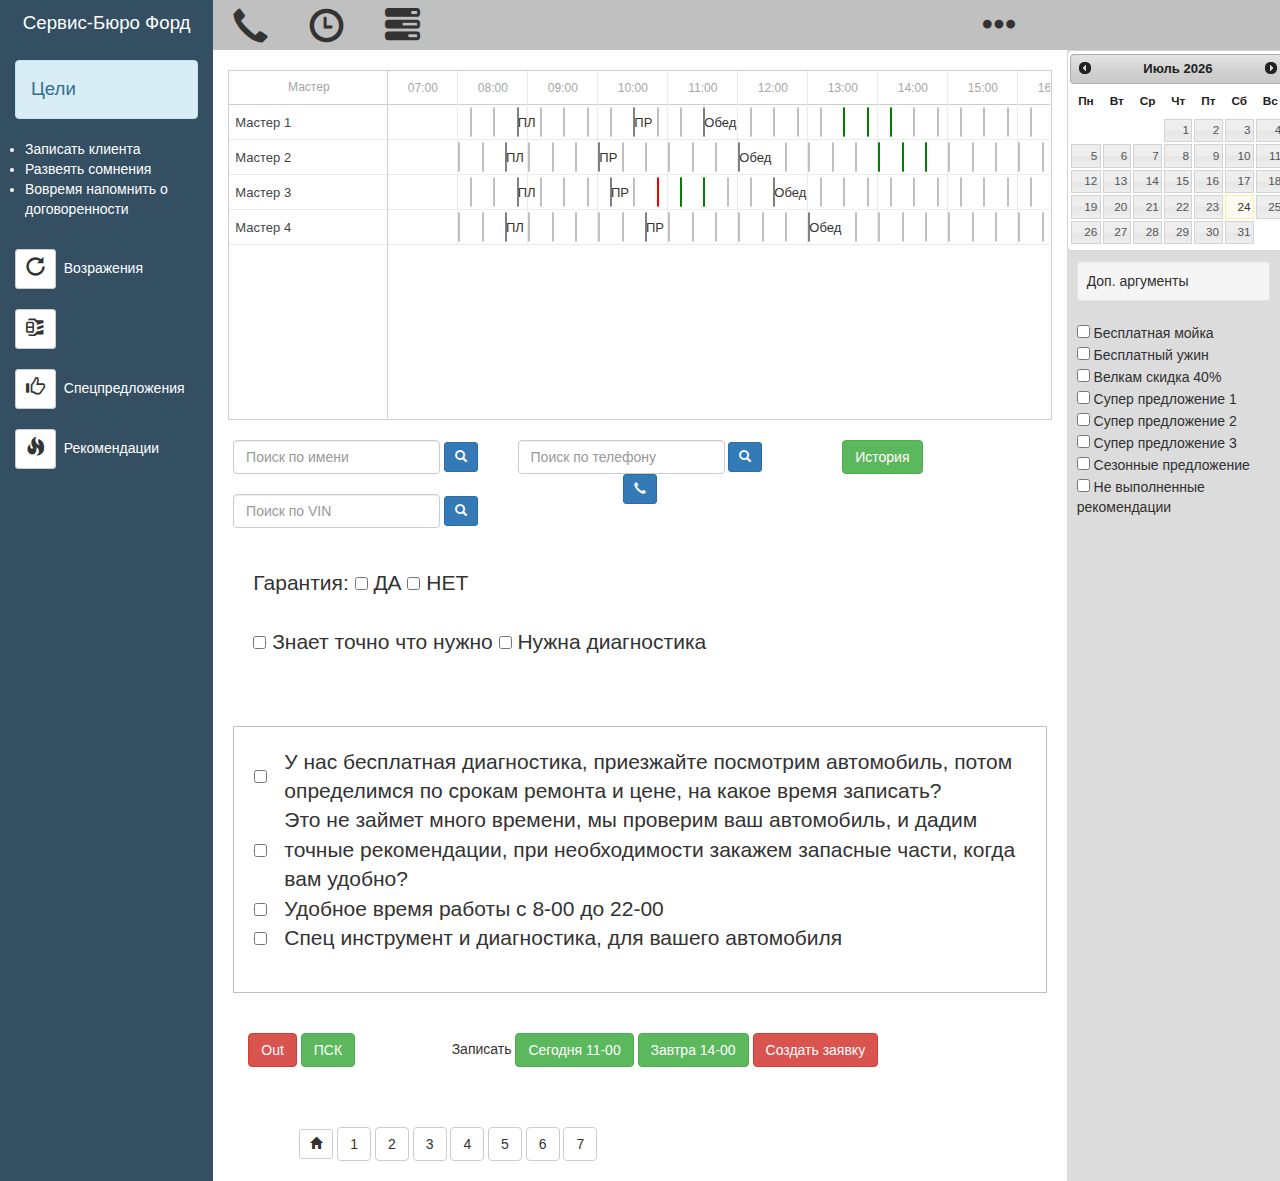
<file: page3.html>
<!DOCTYPE html>
<html>
  <head>
    <title>Интерфейс</title>
    
    <meta http-equiv="Content-Type" content="text/html; charset=UTF-8" />
    <meta name="viewport" content="width=device-width, initial-scale=1.0" />
    
    <link href="css/bootstrap.min.css" rel="stylesheet">
    <link href="css/style.css" rel="stylesheet">
    <link href="codebase/dhtmlxgantt.css" rel="stylesheet"> 
    <link href="css/jquery-ui.min.css" rel="stylesheet">
        
    <script src="https://ajax.googleapis.com/ajax/libs/jquery/1.11.0/jquery.min.js"></script>
    <script src="js/bootstrap.min.js"></script>
    <script src="js/jquery-ui.min.js"></script>
    <script src="codebase/dhtmlxgantt.js"></script>

  </head>
  <body>

  <script type="text/javascript">
  
  var tasks = {
    data:[
    {id:1, text:"Мастер 1", start_date:"10-08-2017 08:10", duration:0.0125, progress: 0, open: false},
    {id:2, text:"Мастер 2", start_date:"10-08-2017 08:00", duration:0.0125, progress: 0, open: false},
    {id:3, text:"Мастер 3", start_date:"10-08-2017 08:10", duration:0.0125, progress: 0, open: false},
    {id:4, text:"Мастер 4", start_date:"10-08-2017 08:00", duration:0.0125, progress: 0, open: false},
  
    {id:7, text:"Мастер 1", start_date:"10-08-2017 08:30", duration:0.0125, progress: 0, open: true, parent: 1},
    {id:8, text:"Мастер 1", start_date:"10-08-2017 09:10", duration:0.0125, progress: 0, open: true, parent: 1},
    {id:13, text:"Мастер 1", start_date:"10-08-2017 09:30", duration:0.0125, progress: 0, open: true, parent: 1},
    {id:14, text:"Мастер 1", start_date:"10-08-2017 09:50", duration:0.0125, progress: 0, open: true, parent: 1},
    {id:15, text:"Мастер 1", start_date:"10-08-2017 10:10", duration:0.0125, progress: 0, open: true, parent: 1},
    {id:16, text:"Мастер 1", start_date:"10-08-2017 10:50", duration:0.0125, progress: 0, open: true, parent: 1},
    {id:17, text:"Мастер 1", start_date:"10-08-2017 11:10", duration:0.013, progress: 0, open: true, parent: 1},
    {id:18, text:"Мастер 1", start_date:"10-08-2017 11:30", diner:"1", duration:0.026, progress: 0, open: true, parent: 1},
    {id:19, text:"Мастер 1", start_date:"10-08-2017 12:10", duration:0.0125, progress: 0, open: true, parent: 1},
    {id:20, text:"Мастер 1", start_date:"10-08-2017 12:30", duration:0.0125, progress: 0, open: true, parent: 1},
    {id:21, text:"Мастер 1", start_date:"10-08-2017 12:50", duration:0.0125, progress: 0, open: true, parent: 1},
    {id:22, text:"Мастер 1", start_date:"10-08-2017 13:10", duration:0.0125, progress: 0, open: true, parent: 1},
    {id:23, text:"Мастер 1", start_date:"10-08-2017 13:30", work_start:"08 17 2017 13:30:00", well_done:"1", duration:0.0125, progress: 0, open: true, parent: 1},
    {id:24, text:"Мастер 1", start_date:"10-08-2017 13:50", work_start:"08 17 2017 13:50:00", well_done:"1", duration:0.0125, progress: 0, open: true, parent: 1},
    {id:25, text:"Мастер 1", start_date:"10-08-2017 14:10", work_start:"08 17 2017 14:10:00", well_done:"1", duration:0.0125, progress: 0, open: true, parent: 1},
    {id:26, text:"Мастер 1", start_date:"10-08-2017 14:30", duration:0.0125, progress: 0, open: true, parent: 1},
    {id:27, text:"Мастер 1", start_date:"10-08-2017 14:50", duration:0.0125, progress: 0, open: true, parent: 1},
    {id:28, text:"Мастер 1", start_date:"10-08-2017 15:10", duration:0.0125, progress: 0, open: true, parent: 1},
    {id:29, text:"Мастер 1", start_date:"10-08-2017 15:30", duration:0.0125, progress: 0, open: true, parent: 1},
    {id:30, text:"Мастер 1", start_date:"10-08-2017 15:50", duration:0.0125, progress: 0, open: true, parent: 1},
    {id:31, text:"Мастер 1", start_date:"10-08-2017 16:10", duration:0.0125, progress: 0, open: true, parent: 1},
    {id:101, text:"Мастер 1", start_date:"10-08-2017 16:30", duration:0.0125, progress: 0, open: true, parent: 1},
    {id:102, text:"Мастер 1", start_date:"10-08-2017 16:50", duration:0.0125, progress: 0, open: true, parent: 1},
    {id:103, text:"Мастер 1", start_date:"10-08-2017 17:10", duration:0.0125, progress: 0, open: true, parent: 1},
    {id:104, text:"Мастер 1", start_date:"10-08-2017 17:30", duration:0.0125, progress: 0, open: true, parent: 1},
    {id:105, text:"Мастер 1", start_date:"10-08-2017 17:50", duration:0.0125, progress: 0, open: true, parent: 1},
    {id:106, text:"Мастер 1", start_date:"10-08-2017 18:10", duration:0.0125, progress: 0, open: true, parent: 1},
    {id:107, text:"Мастер 1", start_date:"10-08-2017 18:30", duration:0.0125, progress: 0, open: true, parent: 1},
    {id:108, text:"Мастер 1", start_date:"10-08-2017 18:50", duration:0.0125, progress: 0, open: true, parent: 1},
    {id:109, text:"Мастер 1", start_date:"10-08-2017 19:10", duration:0.0125, progress: 0, open: true, parent: 1},
    {id:110, text:"Мастер 1", start_date:"10-08-2017 19:30", duration:0.0125, progress: 0, open: true, parent: 1},
    {id:111, text:"Мастер 1", start_date:"10-08-2017 19:50", duration:0.0125, progress: 0, open: true, parent: 1},
    {id:112, text:"Мастер 1", start_date:"10-08-2017 20:10", duration:0.0125, progress: 0, open: true, parent: 1},
    {id:113, text:"Мастер 1", start_date:"10-08-2017 20:30", duration:0.0125, progress: 0, open: true, parent: 1},
    {id:114, text:"Мастер 1", start_date:"10-08-2017 20:50", duration:0.0125, progress: 0, open: true, parent: 1},
    {id:115, text:"Мастер 1", start_date:"10-08-2017 21:10", duration:0.0125, progress: 0, open: true, parent: 1},
    {id:116, text:"Мастер 1", start_date:"10-08-2017 21:30", duration:0.0125, progress: 0, open: true, parent: 1},
    {id:117, text:"Мастер 1", start_date:"10-08-2017 21:50", duration:0.0125, progress: 0, open: true, parent: 1},
    {id:159, text:"Мастер 1", start_date:"10-08-2017 08:50", pl:"1", duration:0.0125, progress: 0, open: true, parent: 1},
    {id:160, text:"Мастер 1", start_date:"10-08-2017 10:30", pr:"1", duration:0.0125, progress: 0, open: true, parent: 1},
    
    {id:9, text:"Мастер 2", start_date:"10-08-2017 08:20", duration:0.0125, progress: 0, open: true, parent: 2},
    {id:10, text:"Мастер 2", start_date:"10-08-2017 08:40", pl:"1", duration:0.0125, progress: 0, open: true, parent: 2},
    {id:161, text:"Мастер 2", start_date:"10-08-2017 09:00", duration:0.0125, progress: 0, open: true, parent: 2},
    {id:32, text:"Мастер 2", start_date:"10-08-2017 09:20", duration:0.0125, progress: 0, open: true, parent: 2},
    {id:33, text:"Мастер 2", start_date:"10-08-2017 09:40", duration:0.0125, progress: 0, open: true, parent: 2},
    {id:34, text:"Мастер 2", start_date:"10-08-2017 10:20", duration:0.0125, progress: 0, open: true, parent: 2},
    {id:35, text:"Мастер 2", start_date:"10-08-2017 10:40", duration:0.0125, progress: 0, open: true, parent: 2},
    {id:36, text:"Мастер 2", start_date:"10-08-2017 11:00", duration:0.0125, progress: 0, open: true, parent: 2},
    {id:37, text:"Мастер 2", start_date:"10-08-2017 11:20", duration:0.0125, progress: 0, open: true, parent: 2},
    {id:38, text:"Мастер 2", start_date:"10-08-2017 11:40", duration:0.0125, progress: 0, open: true, parent: 2},
    {id:39, text:"Мастер 2", start_date:"10-08-2017 12:00", diner:"1", duration:0.026, progress: 0, open: true, parent: 2},
    {id:40, text:"Мастер 2", start_date:"10-08-2017 12:40", duration:0.0125, progress: 0, open: true, parent: 2},
    {id:41, text:"Мастер 2", start_date:"10-08-2017 13:00", duration:0.0125, progress: 0, open: true, parent: 2},
    {id:42, text:"Мастер 2", start_date:"10-08-2017 13:20", duration:0.0125, progress: 0, open: true, parent: 2},
    {id:43, text:"Мастер 2", start_date:"10-08-2017 13:40", duration:0.0125, progress: 0, open: true, parent: 2},
    {id:44, text:"Мастер 2", start_date:"10-08-2017 14:00", duration:0.0125, work_start:"08 17 2017 14:00:00", well_done:"1", progress: 0, open: true, parent: 2},
    {id:45, text:"Мастер 2", start_date:"10-08-2017 14:20", duration:0.0125, work_start:"08 17 2017 14:20:00", well_done:"1", progress: 0, open: true, parent: 2},
    {id:46, text:"Мастер 2", start_date:"10-08-2017 14:40", duration:0.0125, work_start:"08 17 2017 14:40:00", well_done:"1", progress: 0, open: true, parent: 2},
    {id:47, text:"Мастер 2", start_date:"10-08-2017 15:00", duration:0.0125, progress: 0, open: true, parent: 2},
    {id:48, text:"Мастер 2", start_date:"10-08-2017 15:20", duration:0.0125, progress: 0, open: true, parent: 2},
    {id:49, text:"Мастер 2", start_date:"10-08-2017 15:40", duration:0.0125, progress: 0, open: true, parent: 2},
    {id:50, text:"Мастер 2", start_date:"10-08-2017 16:00", duration:0.0125, progress: 0, open: true, parent: 2},
    {id:97, text:"Мастер 2", start_date:"10-08-2017 16:20", duration:0.0125, progress: 0, open: true, parent: 2},
    {id:98, text:"Мастер 2", start_date:"10-08-2017 16:40", duration:0.0125, progress: 0, open: true, parent: 2},
    {id:99, text:"Мастер 2", start_date:"10-08-2017 17:00", duration:0.0125, progress: 0, open: true, parent: 2},
    {id:100, text:"Мастер 2", start_date:"10-08-2017 17:20", duration:0.0125, progress: 0, open: true, parent: 2},
    {id:118, text:"Мастер 2", start_date:"10-08-2017 17:40", duration:0.0125, progress: 0, open: true, parent: 2},
    {id:119, text:"Мастер 2", start_date:"10-08-2017 18:00", duration:0.0125, progress: 0, open: true, parent: 2},
    {id:120, text:"Мастер 2", start_date:"10-08-2017 18:20", duration:0.0125, progress: 0, open: true, parent: 2},
    {id:121, text:"Мастер 2", start_date:"10-08-2017 18:40", duration:0.0125, progress: 0, open: true, parent: 2},
    {id:122, text:"Мастер 2", start_date:"10-08-2017 19:00", duration:0.0125, progress: 0, open: true, parent: 2},
    {id:123, text:"Мастер 2", start_date:"10-08-2017 19:20", duration:0.0125, progress: 0, open: true, parent: 2},
    {id:124, text:"Мастер 2", start_date:"10-08-2017 19:40", duration:0.0125, progress: 0, open: true, parent: 2},
    {id:125, text:"Мастер 2", start_date:"10-08-2017 20:00", duration:0.0125, progress: 0, open: true, parent: 2},
    {id:126, text:"Мастер 2", start_date:"10-08-2017 20:20", duration:0.0125, progress: 0, open: true, parent: 2},
    {id:127, text:"Мастер 2", start_date:"10-08-2017 20:40", duration:0.0125, progress: 0, open: true, parent: 2},
    {id:128, text:"Мастер 2", start_date:"10-08-2017 21:00", duration:0.0125, progress: 0, open: true, parent: 2},
    {id:129, text:"Мастер 2", start_date:"10-08-2017 21:20", duration:0.0125, progress: 0, open: true, parent: 2},
    {id:130, text:"Мастер 2", start_date:"10-08-2017 21:40", duration:0.0125, progress: 0, open: true, parent: 2},
    {id:162, text:"Мастер 2", start_date:"10-08-2017 10:00", pr:"1", duration:0.0125, progress: 0, open: true, parent: 2},
    
    {id:11, text:"Мастер 3", start_date:"10-08-2017 08:30", duration:0.0125, progress: 0, open: true, parent: 3},
    {id:12, text:"Мастер 3", start_date:"10-08-2017 08:50", pl:"1", duration:0.0125, progress: 0, open: true, parent: 3},
    {id:163, text:"Мастер 3", start_date:"10-08-2017 09:10", duration:0.0125, progress: 0, open: true, parent: 3},
    {id:52, text:"Мастер 3", start_date:"10-08-2017 09:30", duration:0.0125, progress: 0, open: true, parent: 3},
    {id:53, text:"Мастер 3", start_date:"10-08-2017 09:50", duration:0.0125, progress: 0, open: true, parent: 3},
    {id:55, text:"Мастер 3", start_date:"10-08-2017 10:30", duration:0.0125, progress: 0, open: true, parent: 3},
    {id:56, text:"Мастер 3", start_date:"10-08-2017 10:50", duration:0.0125, work_start:"08 17 2017 10:50:00", well_done:"0", progress: 0, open: true, parent: 3},
    {id:57, text:"Мастер 3", start_date:"10-08-2017 11:10", duration:0.0125, work_start:"08 17 2017 11:10:00", well_done:"1", progress: 0, open: true, parent: 3},
    {id:58, text:"Мастер 3", start_date:"10-08-2017 11:30", duration:0.0125, work_start:"08 17 2017 11:30:00", well_done:"1", progress: 0, open: true, parent: 3},
    {id:59, text:"Мастер 3", start_date:"10-08-2017 11:50", duration:0.0125, progress: 0, open: true, parent: 3},
    {id:60, text:"Мастер 3", start_date:"10-08-2017 12:10", duration:0.0125, progress: 0, open: true, parent: 3},
    {id:61, text:"Мастер 3", start_date:"10-08-2017 12:30", diner:"1", duration:0.026, progress: 0, open: true, parent: 3},
    {id:62, text:"Мастер 3", start_date:"10-08-2017 13:10", duration:0.0125, progress: 0, open: true, parent: 3},
    {id:63, text:"Мастер 3", start_date:"10-08-2017 13:30", duration:0.0125, progress: 0, open: true, parent: 3},
    {id:64, text:"Мастер 3", start_date:"10-08-2017 13:50", duration:0.0125, progress: 0, open: true, parent: 3},
    {id:65, text:"Мастер 3", start_date:"10-08-2017 14:10", duration:0.0125, progress: 0, open: true, parent: 3},
    {id:66, text:"Мастер 3", start_date:"10-08-2017 14:30", duration:0.0125, progress: 0, open: true, parent: 3},
    {id:67, text:"Мастер 3", start_date:"10-08-2017 14:50", duration:0.0125, progress: 0, open: true, parent: 3},
    {id:68, text:"Мастер 3", start_date:"10-08-2017 15:10", duration:0.0125, progress: 0, open: true, parent: 3},
    {id:69, text:"Мастер 3", start_date:"10-08-2017 15:30", duration:0.0125, progress: 0, open: true, parent: 3},
    {id:93, text:"Мастер 3", start_date:"10-08-2017 15:50", duration:0.0125, progress: 0, open: true, parent: 3},
    {id:94, text:"Мастер 3", start_date:"10-08-2017 16:10", duration:0.0125, progress: 0, open: true, parent: 3},
    {id:95, text:"Мастер 3", start_date:"10-08-2017 16:30", duration:0.0125, progress: 0, open: true, parent: 3},
    {id:96, text:"Мастер 3", start_date:"10-08-2017 16:50", duration:0.0125, progress: 0, open: true, parent: 3},
    {id:131, text:"Мастер 3", start_date:"10-08-2017 17:10", duration:0.0125, progress: 0, open: true, parent: 3},
    {id:132, text:"Мастер 3", start_date:"10-08-2017 17:30", duration:0.0125, progress: 0, open: true, parent: 3},
    {id:133, text:"Мастер 3", start_date:"10-08-2017 17:50", duration:0.0125, progress: 0, open: true, parent: 3},
    {id:134, text:"Мастер 3", start_date:"10-08-2017 18:10", duration:0.0125, progress: 0, open: true, parent: 3},
    {id:135, text:"Мастер 3", start_date:"10-08-2017 18:30", duration:0.0125, progress: 0, open: true, parent: 3},
    {id:136, text:"Мастер 3", start_date:"10-08-2017 18:50", duration:0.0125, progress: 0, open: true, parent: 3},
    {id:137, text:"Мастер 3", start_date:"10-08-2017 19:10", duration:0.0125, progress: 0, open: true, parent: 3},
    {id:138, text:"Мастер 3", start_date:"10-08-2017 19:30", duration:0.0125, progress: 0, open: true, parent: 3},
    {id:139, text:"Мастер 3", start_date:"10-08-2017 19:50", duration:0.0125, progress: 0, open: true, parent: 3},
    {id:140, text:"Мастер 3", start_date:"10-08-2017 20:10", duration:0.0125, progress: 0, open: true, parent: 3},
    {id:141, text:"Мастер 3", start_date:"10-08-2017 20:30", duration:0.0125, progress: 0, open: true, parent: 3},
    {id:142, text:"Мастер 3", start_date:"10-08-2017 20:50", duration:0.0125, progress: 0, open: true, parent: 3},
    {id:143, text:"Мастер 3", start_date:"10-08-2017 21:10", duration:0.0125, progress: 0, open: true, parent: 3},
    {id:144, text:"Мастер 3", start_date:"10-08-2017 21:30", duration:0.0125, progress: 0, open: true, parent: 3},
    {id:145, text:"Мастер 3", start_date:"10-08-2017 21:50", duration:0.0125, progress: 0, open: true, parent: 3},
    {id:164, text:"Мастер 3", start_date:"10-08-2017 10:10", pr:"1", duration:0.0125, progress: 0, open: true, parent: 3},
    
    {id:5, text:"Мастер 4", start_date:"10-08-2017 08:20", duration:0.0125, progress: 0, open: true, parent: 4},
    {id:6, text:"Мастер 4", start_date:"10-08-2017 08:40", pl:"1", duration:0.0125, progress: 0, open: true, parent: 4},
    {id:165, text:"Мастер 4", start_date:"10-08-2017 09:00", duration:0.0125, progress: 0, open: true, parent: 4},
    {id:70, text:"Мастер 4", start_date:"10-08-2017 09:20", duration:0.0125, progress: 0, open: true, parent: 4},
    {id:71, text:"Мастер 4", start_date:"10-08-2017 09:40", duration:0.0125, progress: 0, open: true, parent: 4},
    {id:72, text:"Мастер 4", start_date:"10-08-2017 10:00", duration:0.0125, progress: 0, open: true, parent: 4},
    {id:73, text:"Мастер 4", start_date:"10-08-2017 10:20", duration:0.0125, progress: 0, open: true, parent: 4},
    {id:74, text:"Мастер 4", start_date:"10-08-2017 11:00", duration:0.0125, progress: 0, open: true, parent: 4},
    {id:75, text:"Мастер 4", start_date:"10-08-2017 11:20", duration:0.0125, progress: 0, open: true, parent: 4},
    {id:76, text:"Мастер 4", start_date:"10-08-2017 11:40", duration:0.0125, progress: 0, open: true, parent: 4},
    {id:77, text:"Мастер 4", start_date:"10-08-2017 12:00", duration:0.0125, progress: 0, open: true, parent: 4},
    {id:78, text:"Мастер 4", start_date:"10-08-2017 12:20", duration:0.0125, progress: 0, open: true, parent: 4},
    {id:79, text:"Мастер 4", start_date:"10-08-2017 12:40", duration:0.0125, progress: 0, open: true, parent: 4},
    {id:80, text:"Мастер 4", start_date:"10-08-2017 13:00", diner:"1", duration:0.026, progress: 0, open: true, parent: 4},
    {id:81, text:"Мастер 4", start_date:"10-08-2017 13:40", duration:0.0125, progress: 0, open: true, parent: 4},
    {id:82, text:"Мастер 4", start_date:"10-08-2017 14:00", duration:0.0125, progress: 0, open: true, parent: 4},
    {id:83, text:"Мастер 4", start_date:"10-08-2017 14:20", duration:0.0125, progress: 0, open: true, parent: 4},
    {id:84, text:"Мастер 4", start_date:"10-08-2017 14:40", duration:0.0125, progress: 0, open: true, parent: 4},
    {id:85, text:"Мастер 4", start_date:"10-08-2017 15:00", duration:0.0125, progress: 0, open: true, parent: 4},
    {id:86, text:"Мастер 4", start_date:"10-08-2017 15:20", duration:0.0125, progress: 0, open: true, parent: 4},
    {id:87, text:"Мастер 4", start_date:"10-08-2017 15:40", duration:0.0125, progress: 0, open: true, parent: 4},
    {id:88, text:"Мастер 4", start_date:"10-08-2017 16:00", duration:0.0125, progress: 0, open: true, parent: 4},
    {id:89, text:"Мастер 4", start_date:"10-08-2017 16:20", duration:0.0125, progress: 0, open: true, parent: 4},
    {id:90, text:"Мастер 4", start_date:"10-08-2017 16:40", duration:0.0125, progress: 0, open: true, parent: 4},
    {id:91, text:"Мастер 4", start_date:"10-08-2017 17:00", duration:0.0125, progress: 0, open: true, parent: 4},
    {id:92, text:"Мастер 4", start_date:"10-08-2017 17:20", duration:0.0125, progress: 0, open: true, parent: 4},
    {id:146, text:"Мастер 4", start_date:"10-08-2017 17:40", duration:0.0125, progress: 0, open: true, parent: 4},
    {id:147, text:"Мастер 4", start_date:"10-08-2017 18:00", duration:0.0125, progress: 0, open: true, parent: 4},
    {id:148, text:"Мастер 4", start_date:"10-08-2017 18:20", duration:0.0125, progress: 0, open: true, parent: 4},
    {id:149, text:"Мастер 4", start_date:"10-08-2017 18:40", duration:0.0125, progress: 0, open: true, parent: 4},
    {id:150, text:"Мастер 4", start_date:"10-08-2017 19:00", duration:0.0125, progress: 0, open: true, parent: 4},
    {id:151, text:"Мастер 4", start_date:"10-08-2017 19:20", duration:0.0125, progress: 0, open: true, parent: 4},
    {id:152, text:"Мастер 4", start_date:"10-08-2017 19:40", duration:0.0125, progress: 0, open: true, parent: 4},
    {id:153, text:"Мастер 4", start_date:"10-08-2017 20:00", duration:0.0125, progress: 0, open: true, parent: 4},
    {id:154, text:"Мастер 4", start_date:"10-08-2017 20:20", duration:0.0125, progress: 0, open: true, parent: 4},
    {id:155, text:"Мастер 4", start_date:"10-08-2017 20:40", duration:0.0125, progress: 0, open: true, parent: 4},
    {id:156, text:"Мастер 4", start_date:"10-08-2017 21:00", duration:0.0125, progress: 0, open: true, parent: 4},
    {id:157, text:"Мастер 4", start_date:"10-08-2017 21:20", duration:0.0125, progress: 0, open: true, parent: 4},
    {id:158, text:"Мастер 4", start_date:"10-08-2017 21:40", duration:0.0125, progress: 0, open: true, parent: 4},
    {id:166, text:"Мастер 4", start_date:"10-08-2017 10:40", pr:"1", duration:0.0125, progress: 0, open: true, parent: 4},
    
    ]
  };
  
  </script>
    
    <div class="wrapper container-fluid">
      <div class="row">
	<header class="col-md-2 text-center">
		    
	  Сервис-Бюро Форд
		    
	</header>
	
	<section class="col-md-7 silver-td header-height big-font">
		    
	  <span class="glyphicon glyphicon-earphone" aria-hidden="true"></span>
	  <span class="glyphicon glyphicon-time" aria-hidden="true"></span>
	  <span class="glyphicon glyphicon-tasks" aria-hidden="true"></span>
		    
	</section>
	
	<section class="col-md-3 silver-td header-height big-font">
		    
	  <span class="glyphicon glyphicon-option-horizontal" aria-hidden="true"></span>
	  
	  <!-- Оператор 1 -->
		    
	</section>
      </div>

      <!-- Тело -->
      
      <div class="row">
	
	<!-- Левая навигация -->
	
	<aside id="leftSide" class="col-md-2 col-sm-3">
		    
	  <p class="alert alert-info medium-font">Цели</p>
	  
	  <ul style="padding-left:10px;">
	    <li>Записать клиента</li>
	    <li>Развеять сомнения</li>
	    <li>Вовремя напомнить о договоренности</li>
	  </ul>
	  
	  <br />
	  
	  <button type="button" class="btn btn-sm btn-default medium-font" onclick="showUnslist()">
	  <span class="glyphicon glyphicon-repeat" aria-hidden="true"></span></button>
	  &nbsp;Возражения
	  
	  <div id="unsuccessList" class="unsuccessList">
	    <br />
	    
	    <input type="checkbox" /> Дорого<br />
	    <input type="checkbox" /> Записать клиента<br />
	    <input type="checkbox" /> Развеять сомнения<br />
	  
	  </div>
	  
	  <div class="row">
	    <section class="col-md-12">
	      <br />
	      <button type="button" class="btn btn-sm btn-default medium-font">
		<span class="glyphicon glyphicon-compressed" aria-hidden="true"></span>
	      </button>
	      &nbsp;
	    </section>
	  </div>
	  
	  <div class="row">
	    <section class="col-md-12">
	      <br />
	      <button type="button" class="btn btn-sm btn-default medium-font">
		<span class="glyphicon glyphicon-thumbs-up" aria-hidden="true"></span>
	      </button>
	      &nbsp;Спецпредложения
	    </section>
	  </div>
	  
	  <div class="row">
	    <section class="col-md-12">
	      <br />
	      <button type="button" class="btn btn-sm btn-default medium-font">
		<span class="glyphicon glyphicon-fire" aria-hidden="true"></span>
	      </button>
	      &nbsp;Рекомендации
	    </section>
	  </div>
	  
	</aside>

	<!-- Центральная часть -->
	
	<section id="centerSide" class="col-md-8 col-sm-6">
	
	  <!-- Гант -->
	  
	  <div class="row">
	  
	    <section class="col-md-12 col-sm-12">
	    <br />
	      <div id="gantt_here" class="ganttTable"></div>
	
	      <script type="text/javascript">
		gantt.config.scale_unit = "hour";
		gantt.config.step = 1;
		gantt.config.date_scale = "%H:%i";
		gantt.config.columns = [
		    {name:"text", label:"Мастер", width:160, align: "left", tree:true }
		];
		gantt.config.order_branch = false;
		gantt.config.drag_mode = false;
		gantt.config.drag_move = false;
		gantt.config.drag_links = false;
		gantt.config.drag_resize = false;
		gantt.config.drag_progress = false;
		gantt.config.initial_scroll = true;
		gantt.init("gantt_here");
		
		gantt.templates.task_text=function(start, end, task){
		    return '';
		};
		
		gantt.attachEvent("onTaskDblClick", function(id,e){

		    return false;
		});
		gantt.attachEvent("onTaskClick", function(id,e){
		    
		    return false;
		});
		gantt.attachEvent("onTaskRowClick", function(id,row){
		    
		    return false;
		});
		
		function createBox(sizes, class_name){
			var box = document.createElement('div');
			box.style.cssText = [
				"height:" + sizes.height + "px",
				"line-height:" + sizes.height + "px",
				"width:" + sizes.width + "px",
				"top:" + sizes.top + 'px',
				"left:" + sizes.left + "px",
				"position:absolute"
			].join(";");
			box.className = class_name;
			return box;
		}

		gantt.addTaskLayer(function show_hidden(task) {
		  if (!task.$open && gantt.hasChild(task.id)) {
		    var sub_height = gantt.config.row_height - 5,
			    el = document.createElement('div'),
			    sizes = gantt.getTaskPosition(task);

		    var sub_tasks = gantt.getChildren(task.id);

		    var child_el;

		    for (var i = 0; i < sub_tasks.length; i++){
		      var child = gantt.getTask(sub_tasks[i]);
		      var child_sizes = gantt.getTaskPosition(child);
		      var child_color = child.color;

		      child_el = createBox({
			height: sub_height,
			top:sizes.top+2,
			left:child_sizes.left,
			width: child_sizes.width
		      }, "child_preview gantt_task_line");
		      
		      $(child_el).css('background-color', child_color);
		      $(child_el).attr('task_id', child.parent);
		      $(child_el).attr('work_start', child.work_start);
		      $(child_el).attr('well_done', child.well_done);
		      $(child_el).attr('diner', child.diner);
		      $(child_el).attr('pl', child.pl);
		      $(child_el).attr('pr', child.pr);
		      
		      el.appendChild(child_el);
		    }
		    return el;
		  }
		  return false;
		});
		
		gantt.parse(tasks);

		var date = new Date();
		var curTime = date.toString(); //date.getHours() + ':' + date.getMinutes;
		
		/* Массив записей клиентов */
		
		var clientArrey = {1: '<button type="button" class="task-button dropdown-toggle" data-toggle="dropdown">&nbsp;</button><ul class="dropdown-menu padding-20" role="menu" aria-labelledby="dLabel"><li>Иванов Иван Иванович</li><li>+7 999 555 4242</li><li>г/н Р545НР 72</li><li><br /><form class="form-group" method="GET" action="page1.php"><input type="hidden" name="clientName" value="Иванов Иван Иванович" /><input type="hidden" name="clientPhone" value="+7 999 555 4242" /><input type="hidden" name="clientNamber" value="г/н Р545НР 72" /><button type="submit" class="btn btn-xs btn-success">Открыть заявку</button></form></li></ul>',
				   2: '<button type="button" class="task-button dropdown-toggle" data-toggle="dropdown">&nbsp;</button><ul class="dropdown-menu padding-20" role="menu" aria-labelledby="dLabel"><li>Петров Михайл Сергеевич</li><li>+7 999 555 9561</li><li>г/н В545МТ 72</li><li><br /><form class="form-group" method="GET" action="page1.php"><input type="hidden" name="clientName" value="Петров Михайл Сергеевич" /><input type="hidden" name="clientPhone" value="+7 999 555 9561" /><input type="hidden" name="clientNamber" value="г/н В545МТ 72" /><button type="submit" class="btn btn-xs btn-success">Открыть заявку</button></form></li></ul>',
				   3: '<button type="button" class="task-button dropdown-toggle" data-toggle="dropdown">&nbsp;</button><ul class="dropdown-menu padding-20" role="menu" aria-labelledby="dLabel"><li>Сидоров Петр Михайлович</li><li>+7 999 555 4561</li><li>г/н А545КУ 72</li><li><br /><form class="form-group" method="GET" action="page1.php"><input type="hidden" name="clientName" value="Сидоров Петр Михайлович" /><input type="hidden" name="clientPhone" value="+7 999 555 4561" /><input type="hidden" name="clientNamber" value="г/н А545КУ 72" /><button type="submit" class="btn btn-xs btn-success">Открыть заявку</button></form></li></ul>',
				   4: '<button type="button" class="task-button dropdown-toggle" data-toggle="dropdown">&nbsp;</button><ul class="dropdown-menu padding-20" role="menu" aria-labelledby="dLabel"><li>Попов Алекстанд Иванович</li><li>+7 999 555 8491</li><li>г/н С545ТМ 72</li><li><br /><form class="form-group" method="GET" action="page1.php"><input type="hidden" name="clientName" value="Попов Алекстанд Иванович" /><input type="hidden" name="clientPhone" value="+7 999 555 8491" /><input type="hidden" name="clientNamber" value="г/н С545ТМ 72" /><button type="submit" class="btn btn-xs btn-success">Открыть заявку</button></form></li></ul>'
				  };
		
		/* проход по всем таскам */
		
		$(".gantt_task_line").each(function(){
		
		  var task_id = $(this).attr('task_id');					// определяем id текущей таски
		  var work_start = $(this).attr('work_start') ? $(this).attr('work_start') : 0;
		  var well_done = $(this).attr('well_done') ? $(this).attr('well_done') : 0;
		  var diner = $(this).attr('diner') ? $(this).attr('diner') : 0;
		  var pl = $(this).attr('pl') ? $(this).attr('pl') : 0;
		  var pr = $(this).attr('pr') ? $(this).attr('pr') : 0;
		  var tillWork = Date.parse(work_start) - Date.parse(curTime);
		  
		  if(work_start != 0){
		    
		    if(tillWork > 0 && tillWork < 1800000){
		    
		      $(this).html(clientArrey[task_id])
			     .css({backgroundColor: 'orange',
			       border: '1px orange solid'
			 });
		    }else if(tillWork < 0 && tillWork > -1800000){
		    
		      $(this).html(clientArrey[task_id])
			     .css({backgroundColor: 'blue',
			       border: '1px blue solid'
			 });
		    }else if(tillWork < -1800000){
		    
		      if(well_done == 1){
		      
			$(this).html(clientArrey[task_id])
			      .css({backgroundColor: 'green',
				border: '1px green solid'
			      });
		      }else{
		      
			$(this).html(clientArrey[task_id])
			      .css({backgroundColor: 'red',
				border: '1px red solid'
			      });
		      
		      }
		    }else{
		    
		      $(this).html(clientArrey[task_id]);
		    }
		  }else{
		  
		    $(this).css({backgroundColor: 'white',
				 border: '1px silver solid'
			    });
		  }
		  
		  if(diner == 1)
		  
		    $(this).html('Обед')
			   .css({backgroundColor: 'silver',
				 border: '1px gray solid',
				 textAlign: 'center'
			   });
			   
		  if(pl == 1)
		  
		    $(this).html('ПЛ')
			   .css({backgroundColor: 'silver',
				 border: '1px gray solid',
				 textAlign: 'center'
			   });
			   
		  if(pr == 1)
		  
		    $(this).html('ПР')
			   .css({backgroundColor: 'silver',
				 border: '1px gray solid',
				 textAlign: 'center'
			   });
		});
		
		
		$(".gantt_scale_cell").each(function(){
		
		  var cellTime = $(this).text();
		  
		  if((date.getHours() + ':00') == cellTime){
		      
		      var leftTime = date.getMinutes() / 60 * 100;
			
		      $(this).html(
			'<div style="width:100%;height:100%;">' +date.getHours() + ':' 
			+ ((date.getMinutes() < 10) ? '0'+date.getMinutes() : date.getMinutes()) + '</div>'
			+ '<div style="position:absolute;width:2px;height:100%;top:0;left:' 
			+ leftTime + '%;background:red;z-index:2;"></div>');
			
		  }
		});
		
	      </script>
			<br />
	    </section>
	  </div>
	  
	  <!-- Центральные три колонки -->
	  
	  <div class="row">
	  
	    <!-- Колонка 1 -->
	    <section class="col-md-4 col-sm-4 text-center">
	  
	      <form class="form-inline">
		<input type="text" class="form-control input-large" placeholder="Поиск по имени">
		<button type="submit" class="btn btn-primary btn-sm"><span class="glyphicon glyphicon-search" aria-hidden="true"></span></button>
	      </form>
	      <br />
	      <form class="form-inline">
		<input type="text" class="form-control input-large" placeholder="Поиск по VIN">
		<button type="submit" class="btn btn-primary btn-sm"><span class="glyphicon glyphicon-search" aria-hidden="true"></span></button>
	      </form>

	    </section>
	    
	    <!-- Колонка 2 -->
	    <section class="col-md-4 col-sm-4 text-center">
	  	
	      <form class="form-inline">
		<input type="text" class="form-control input-large" placeholder="Поиск по телефону">
		<button type="submit" class="btn btn-primary btn-sm"><span class="glyphicon glyphicon-search" aria-hidden="true"></span></button>
		<button type="submit" class="btn btn-primary btn-sm"><span class="glyphicon glyphicon-earphone" aria-hidden="true"></span></button>
	      </form>
	      
	    </section>
	    
	    <!-- Колонка 3 -->
	    <section class="col-md-4 col-sm-4">
	  
	      <button class="btn btn-success margin-left-45" id="dLabel" role="button" data-toggle="dropdown">История</button>
	      
	      <ul class="dropdown-menu padding-20" role="menu" aria-labelledby="dLabel">
		<li>01.03.2017, ТО 2</li>
		<li>14.10.2016, Шиномонтаж</li>
		<li>06.05.2016, ТО-1</li>
		<li>13.01.2016, ТО-0</li>
	      </ul>

	    </section>
	  </div>
	  
	  <!-- Чекбоксы -->
	  
	  <div class="row padding-20">
	    <section class="col-md-12 col-sm-12 padding-20">
	    <p class="lead">
	      Гарантия: <input type="checkbox" /> ДА <input type="checkbox" /> НЕТ <br /><br />
	      
	      <input type="checkbox" /> Знает точно что нужно <input type="checkbox" /> Нужна диагностика <br /><br />
	    </p>  
	    </section>
	    
	    <section class="col-md-12 col-sm-12 padding-20 border-silver">
	    
	      <table class="lead">
		<tr><td width="30px"><input type="checkbox" /></td><td> У нас бесплатная диагностика, приезжайте посмотрим автомобиль, потом определимся по срокам ремонта и цене, на какое время записать?</td></tr>
		<tr><td width="30px"><input type="checkbox" /></td><td> Это не займет много времени, мы проверим ваш автомобиль, и дадим точные рекомендации, при необходимости закажем запасные части, когда вам удобно?</td></tr>
		<tr><td width="30px"><input type="checkbox" /></td><td> Удобное время работы с 8-00 до 22-00</td></tr>
		<tr><td width="30px"><input type="checkbox" /></td><td> Спец инструмент и диагностика, для вашего автомобиля</td></tr>
	      </table>
	    
	    </section>
	    
	    <section class="col-md-3 col-sm-4">
	      <br /><br />
	      
	      <button type="button" class="btn btn-danger">Out</button>
	      <button type="button" class="btn btn-success">ПСК</button>
	    </section>
	    
	    <section class="col-md-9 col-sm-8">
	      <br /><br />
	      
	      Записать 
	      <button type="button" class="btn btn-success">Сегодня 11-00</button>
	      <button type="button" class="btn btn-success">Завтра 14-00</button>
	      <button type="button" class="btn btn-danger">Создать заявку</button>
	      
	    </section>
	    
	  </div>
	  
	  <!-- Кнопки страниц -->
      
	  <div class="row">
	    <section class="col-md-1 col-sm-1">

	    </section>
	    
	    <section id="navButtons" class="col-md-11 col-sm-11">
	    
	      <br /><br />

	      <a href="./" role="button" class="btn btn-sm btn-default"><span class="glyphicon glyphicon-home" aria-hidden="true"></span></a>
	      <a href="page1.html" role="button" class="btn btn-default">1</a>
	      <a href="page2.html" role="button" class="btn btn-default">2</a>
	      <a href="page3.html" role="button" class="btn btn-default">3</a>
	      <a href="page4.html" role="button" class="btn btn-default">4</a>
	      <a href="page5.html" role="button" class="btn btn-default">5</a>
	      <a href="page6.html" role="button" class="btn btn-default">6</a>
	      <a href="page7.html" role="button" class="btn btn-default">7</a>
	      
	      <br /><br />
	      
	    </section>
	  </div>

	</section>
	
	<!-- Правая колонка -->
	
	<section id="rightSide" class="col-md-2 col-sm-3 bg-silver" style="padding:0;margin:0;">
	
	  <div id="datepicker" class="small"></div>
	
	  <section class="col-md-12 col-sm-12 right-section">
		    
	    <p class="well well-sm">Доп. аргументы</p>
	    
	    <input type="checkbox" /> Бесплатная мойка<br />
	    <input type="checkbox" /> Бесплатный ужин<br />
	    <input type="checkbox" /> Велкам скидка 40%<br />
	    <input type="checkbox" /> Супер предложение 1<br />
	    <input type="checkbox" /> Супер предложение 2<br />
	    <input type="checkbox" /> Супер предложение 3<br />
	    <input type="checkbox" /> Сезонные предложение<br />
	    <input type="checkbox" /> Не выполненные рекомендации<br />
	  </section>
	</section>
      </div>
      
    <footer></footer>    
    
    <script src="js/main.js"></script>
  </body>
</html>
</file>
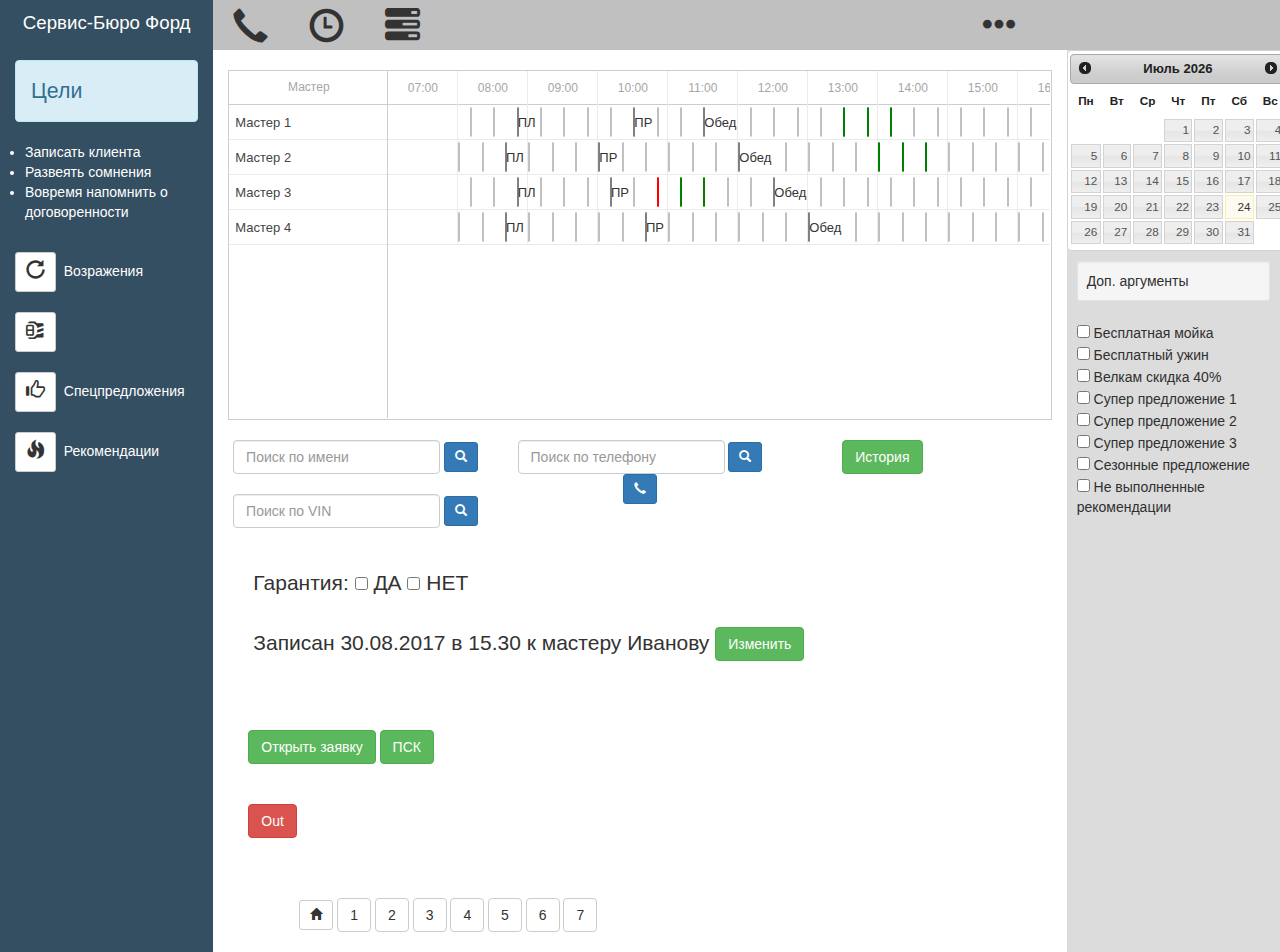
<file: page4.html>
<!DOCTYPE html>
<html>
  <head>
    <title>Интерфейс</title>
    
    <meta http-equiv="Content-Type" content="text/html; charset=UTF-8" />
    <meta name="viewport" content="width=device-width, initial-scale=1.0" />
    
    <link href="css/bootstrap.min.css" rel="stylesheet">
    <link href="css/style.css" rel="stylesheet">
    <link href="codebase/dhtmlxgantt.css" rel="stylesheet"> 
    <link href="css/jquery-ui.min.css" rel="stylesheet">
        
    <script src="https://ajax.googleapis.com/ajax/libs/jquery/1.11.0/jquery.min.js"></script>
    <script src="js/bootstrap.min.js"></script>
    <script src="js/jquery-ui.min.js"></script>
    <script src="codebase/dhtmlxgantt.js"></script>

  </head>
  <body>

  <script type="text/javascript">
  
  var tasks = {
    data:[
    {id:1, text:"Мастер 1", start_date:"10-08-2017 08:10", duration:0.0125, progress: 0, open: false},
    {id:2, text:"Мастер 2", start_date:"10-08-2017 08:00", duration:0.0125, progress: 0, open: false},
    {id:3, text:"Мастер 3", start_date:"10-08-2017 08:10", duration:0.0125, progress: 0, open: false},
    {id:4, text:"Мастер 4", start_date:"10-08-2017 08:00", duration:0.0125, progress: 0, open: false},
  
    {id:7, text:"Мастер 1", start_date:"10-08-2017 08:30", duration:0.0125, progress: 0, open: true, parent: 1},
    {id:8, text:"Мастер 1", start_date:"10-08-2017 09:10", duration:0.0125, progress: 0, open: true, parent: 1},
    {id:13, text:"Мастер 1", start_date:"10-08-2017 09:30", duration:0.0125, progress: 0, open: true, parent: 1},
    {id:14, text:"Мастер 1", start_date:"10-08-2017 09:50", duration:0.0125, progress: 0, open: true, parent: 1},
    {id:15, text:"Мастер 1", start_date:"10-08-2017 10:10", duration:0.0125, progress: 0, open: true, parent: 1},
    {id:16, text:"Мастер 1", start_date:"10-08-2017 10:50", duration:0.0125, progress: 0, open: true, parent: 1},
    {id:17, text:"Мастер 1", start_date:"10-08-2017 11:10", duration:0.013, progress: 0, open: true, parent: 1},
    {id:18, text:"Мастер 1", start_date:"10-08-2017 11:30", diner:"1", duration:0.026, progress: 0, open: true, parent: 1},
    {id:19, text:"Мастер 1", start_date:"10-08-2017 12:10", duration:0.0125, progress: 0, open: true, parent: 1},
    {id:20, text:"Мастер 1", start_date:"10-08-2017 12:30", duration:0.0125, progress: 0, open: true, parent: 1},
    {id:21, text:"Мастер 1", start_date:"10-08-2017 12:50", duration:0.0125, progress: 0, open: true, parent: 1},
    {id:22, text:"Мастер 1", start_date:"10-08-2017 13:10", duration:0.0125, progress: 0, open: true, parent: 1},
    {id:23, text:"Мастер 1", start_date:"10-08-2017 13:30", work_start:"08 17 2017 13:30:00", well_done:"1", duration:0.0125, progress: 0, open: true, parent: 1},
    {id:24, text:"Мастер 1", start_date:"10-08-2017 13:50", work_start:"08 17 2017 13:50:00", well_done:"1", duration:0.0125, progress: 0, open: true, parent: 1},
    {id:25, text:"Мастер 1", start_date:"10-08-2017 14:10", work_start:"08 17 2017 14:10:00", well_done:"1", duration:0.0125, progress: 0, open: true, parent: 1},
    {id:26, text:"Мастер 1", start_date:"10-08-2017 14:30", duration:0.0125, progress: 0, open: true, parent: 1},
    {id:27, text:"Мастер 1", start_date:"10-08-2017 14:50", duration:0.0125, progress: 0, open: true, parent: 1},
    {id:28, text:"Мастер 1", start_date:"10-08-2017 15:10", duration:0.0125, progress: 0, open: true, parent: 1},
    {id:29, text:"Мастер 1", start_date:"10-08-2017 15:30", duration:0.0125, progress: 0, open: true, parent: 1},
    {id:30, text:"Мастер 1", start_date:"10-08-2017 15:50", duration:0.0125, progress: 0, open: true, parent: 1},
    {id:31, text:"Мастер 1", start_date:"10-08-2017 16:10", duration:0.0125, progress: 0, open: true, parent: 1},
    {id:101, text:"Мастер 1", start_date:"10-08-2017 16:30", duration:0.0125, progress: 0, open: true, parent: 1},
    {id:102, text:"Мастер 1", start_date:"10-08-2017 16:50", duration:0.0125, progress: 0, open: true, parent: 1},
    {id:103, text:"Мастер 1", start_date:"10-08-2017 17:10", duration:0.0125, progress: 0, open: true, parent: 1},
    {id:104, text:"Мастер 1", start_date:"10-08-2017 17:30", duration:0.0125, progress: 0, open: true, parent: 1},
    {id:105, text:"Мастер 1", start_date:"10-08-2017 17:50", duration:0.0125, progress: 0, open: true, parent: 1},
    {id:106, text:"Мастер 1", start_date:"10-08-2017 18:10", duration:0.0125, progress: 0, open: true, parent: 1},
    {id:107, text:"Мастер 1", start_date:"10-08-2017 18:30", duration:0.0125, progress: 0, open: true, parent: 1},
    {id:108, text:"Мастер 1", start_date:"10-08-2017 18:50", duration:0.0125, progress: 0, open: true, parent: 1},
    {id:109, text:"Мастер 1", start_date:"10-08-2017 19:10", duration:0.0125, progress: 0, open: true, parent: 1},
    {id:110, text:"Мастер 1", start_date:"10-08-2017 19:30", duration:0.0125, progress: 0, open: true, parent: 1},
    {id:111, text:"Мастер 1", start_date:"10-08-2017 19:50", duration:0.0125, progress: 0, open: true, parent: 1},
    {id:112, text:"Мастер 1", start_date:"10-08-2017 20:10", duration:0.0125, progress: 0, open: true, parent: 1},
    {id:113, text:"Мастер 1", start_date:"10-08-2017 20:30", duration:0.0125, progress: 0, open: true, parent: 1},
    {id:114, text:"Мастер 1", start_date:"10-08-2017 20:50", duration:0.0125, progress: 0, open: true, parent: 1},
    {id:115, text:"Мастер 1", start_date:"10-08-2017 21:10", duration:0.0125, progress: 0, open: true, parent: 1},
    {id:116, text:"Мастер 1", start_date:"10-08-2017 21:30", duration:0.0125, progress: 0, open: true, parent: 1},
    {id:117, text:"Мастер 1", start_date:"10-08-2017 21:50", duration:0.0125, progress: 0, open: true, parent: 1},
    {id:159, text:"Мастер 1", start_date:"10-08-2017 08:50", pl:"1", duration:0.0125, progress: 0, open: true, parent: 1},
    {id:160, text:"Мастер 1", start_date:"10-08-2017 10:30", pr:"1", duration:0.0125, progress: 0, open: true, parent: 1},
    
    {id:9, text:"Мастер 2", start_date:"10-08-2017 08:20", duration:0.0125, progress: 0, open: true, parent: 2},
    {id:10, text:"Мастер 2", start_date:"10-08-2017 08:40", pl:"1", duration:0.0125, progress: 0, open: true, parent: 2},
    {id:161, text:"Мастер 2", start_date:"10-08-2017 09:00", duration:0.0125, progress: 0, open: true, parent: 2},
    {id:32, text:"Мастер 2", start_date:"10-08-2017 09:20", duration:0.0125, progress: 0, open: true, parent: 2},
    {id:33, text:"Мастер 2", start_date:"10-08-2017 09:40", duration:0.0125, progress: 0, open: true, parent: 2},
    {id:34, text:"Мастер 2", start_date:"10-08-2017 10:20", duration:0.0125, progress: 0, open: true, parent: 2},
    {id:35, text:"Мастер 2", start_date:"10-08-2017 10:40", duration:0.0125, progress: 0, open: true, parent: 2},
    {id:36, text:"Мастер 2", start_date:"10-08-2017 11:00", duration:0.0125, progress: 0, open: true, parent: 2},
    {id:37, text:"Мастер 2", start_date:"10-08-2017 11:20", duration:0.0125, progress: 0, open: true, parent: 2},
    {id:38, text:"Мастер 2", start_date:"10-08-2017 11:40", duration:0.0125, progress: 0, open: true, parent: 2},
    {id:39, text:"Мастер 2", start_date:"10-08-2017 12:00", diner:"1", duration:0.026, progress: 0, open: true, parent: 2},
    {id:40, text:"Мастер 2", start_date:"10-08-2017 12:40", duration:0.0125, progress: 0, open: true, parent: 2},
    {id:41, text:"Мастер 2", start_date:"10-08-2017 13:00", duration:0.0125, progress: 0, open: true, parent: 2},
    {id:42, text:"Мастер 2", start_date:"10-08-2017 13:20", duration:0.0125, progress: 0, open: true, parent: 2},
    {id:43, text:"Мастер 2", start_date:"10-08-2017 13:40", duration:0.0125, progress: 0, open: true, parent: 2},
    {id:44, text:"Мастер 2", start_date:"10-08-2017 14:00", duration:0.0125, work_start:"08 17 2017 14:00:00", well_done:"1", progress: 0, open: true, parent: 2},
    {id:45, text:"Мастер 2", start_date:"10-08-2017 14:20", duration:0.0125, work_start:"08 17 2017 14:20:00", well_done:"1", progress: 0, open: true, parent: 2},
    {id:46, text:"Мастер 2", start_date:"10-08-2017 14:40", duration:0.0125, work_start:"08 17 2017 14:40:00", well_done:"1", progress: 0, open: true, parent: 2},
    {id:47, text:"Мастер 2", start_date:"10-08-2017 15:00", duration:0.0125, progress: 0, open: true, parent: 2},
    {id:48, text:"Мастер 2", start_date:"10-08-2017 15:20", duration:0.0125, progress: 0, open: true, parent: 2},
    {id:49, text:"Мастер 2", start_date:"10-08-2017 15:40", duration:0.0125, progress: 0, open: true, parent: 2},
    {id:50, text:"Мастер 2", start_date:"10-08-2017 16:00", duration:0.0125, progress: 0, open: true, parent: 2},
    {id:97, text:"Мастер 2", start_date:"10-08-2017 16:20", duration:0.0125, progress: 0, open: true, parent: 2},
    {id:98, text:"Мастер 2", start_date:"10-08-2017 16:40", duration:0.0125, progress: 0, open: true, parent: 2},
    {id:99, text:"Мастер 2", start_date:"10-08-2017 17:00", duration:0.0125, progress: 0, open: true, parent: 2},
    {id:100, text:"Мастер 2", start_date:"10-08-2017 17:20", duration:0.0125, progress: 0, open: true, parent: 2},
    {id:118, text:"Мастер 2", start_date:"10-08-2017 17:40", duration:0.0125, progress: 0, open: true, parent: 2},
    {id:119, text:"Мастер 2", start_date:"10-08-2017 18:00", duration:0.0125, progress: 0, open: true, parent: 2},
    {id:120, text:"Мастер 2", start_date:"10-08-2017 18:20", duration:0.0125, progress: 0, open: true, parent: 2},
    {id:121, text:"Мастер 2", start_date:"10-08-2017 18:40", duration:0.0125, progress: 0, open: true, parent: 2},
    {id:122, text:"Мастер 2", start_date:"10-08-2017 19:00", duration:0.0125, progress: 0, open: true, parent: 2},
    {id:123, text:"Мастер 2", start_date:"10-08-2017 19:20", duration:0.0125, progress: 0, open: true, parent: 2},
    {id:124, text:"Мастер 2", start_date:"10-08-2017 19:40", duration:0.0125, progress: 0, open: true, parent: 2},
    {id:125, text:"Мастер 2", start_date:"10-08-2017 20:00", duration:0.0125, progress: 0, open: true, parent: 2},
    {id:126, text:"Мастер 2", start_date:"10-08-2017 20:20", duration:0.0125, progress: 0, open: true, parent: 2},
    {id:127, text:"Мастер 2", start_date:"10-08-2017 20:40", duration:0.0125, progress: 0, open: true, parent: 2},
    {id:128, text:"Мастер 2", start_date:"10-08-2017 21:00", duration:0.0125, progress: 0, open: true, parent: 2},
    {id:129, text:"Мастер 2", start_date:"10-08-2017 21:20", duration:0.0125, progress: 0, open: true, parent: 2},
    {id:130, text:"Мастер 2", start_date:"10-08-2017 21:40", duration:0.0125, progress: 0, open: true, parent: 2},
    {id:162, text:"Мастер 2", start_date:"10-08-2017 10:00", pr:"1", duration:0.0125, progress: 0, open: true, parent: 2},
    
    {id:11, text:"Мастер 3", start_date:"10-08-2017 08:30", duration:0.0125, progress: 0, open: true, parent: 3},
    {id:12, text:"Мастер 3", start_date:"10-08-2017 08:50", pl:"1", duration:0.0125, progress: 0, open: true, parent: 3},
    {id:163, text:"Мастер 3", start_date:"10-08-2017 09:10", duration:0.0125, progress: 0, open: true, parent: 3},
    {id:52, text:"Мастер 3", start_date:"10-08-2017 09:30", duration:0.0125, progress: 0, open: true, parent: 3},
    {id:53, text:"Мастер 3", start_date:"10-08-2017 09:50", duration:0.0125, progress: 0, open: true, parent: 3},
    {id:55, text:"Мастер 3", start_date:"10-08-2017 10:30", duration:0.0125, progress: 0, open: true, parent: 3},
    {id:56, text:"Мастер 3", start_date:"10-08-2017 10:50", duration:0.0125, work_start:"08 17 2017 10:50:00", well_done:"0", progress: 0, open: true, parent: 3},
    {id:57, text:"Мастер 3", start_date:"10-08-2017 11:10", duration:0.0125, work_start:"08 17 2017 11:10:00", well_done:"1", progress: 0, open: true, parent: 3},
    {id:58, text:"Мастер 3", start_date:"10-08-2017 11:30", duration:0.0125, work_start:"08 17 2017 11:30:00", well_done:"1", progress: 0, open: true, parent: 3},
    {id:59, text:"Мастер 3", start_date:"10-08-2017 11:50", duration:0.0125, progress: 0, open: true, parent: 3},
    {id:60, text:"Мастер 3", start_date:"10-08-2017 12:10", duration:0.0125, progress: 0, open: true, parent: 3},
    {id:61, text:"Мастер 3", start_date:"10-08-2017 12:30", diner:"1", duration:0.026, progress: 0, open: true, parent: 3},
    {id:62, text:"Мастер 3", start_date:"10-08-2017 13:10", duration:0.0125, progress: 0, open: true, parent: 3},
    {id:63, text:"Мастер 3", start_date:"10-08-2017 13:30", duration:0.0125, progress: 0, open: true, parent: 3},
    {id:64, text:"Мастер 3", start_date:"10-08-2017 13:50", duration:0.0125, progress: 0, open: true, parent: 3},
    {id:65, text:"Мастер 3", start_date:"10-08-2017 14:10", duration:0.0125, progress: 0, open: true, parent: 3},
    {id:66, text:"Мастер 3", start_date:"10-08-2017 14:30", duration:0.0125, progress: 0, open: true, parent: 3},
    {id:67, text:"Мастер 3", start_date:"10-08-2017 14:50", duration:0.0125, progress: 0, open: true, parent: 3},
    {id:68, text:"Мастер 3", start_date:"10-08-2017 15:10", duration:0.0125, progress: 0, open: true, parent: 3},
    {id:69, text:"Мастер 3", start_date:"10-08-2017 15:30", duration:0.0125, progress: 0, open: true, parent: 3},
    {id:93, text:"Мастер 3", start_date:"10-08-2017 15:50", duration:0.0125, progress: 0, open: true, parent: 3},
    {id:94, text:"Мастер 3", start_date:"10-08-2017 16:10", duration:0.0125, progress: 0, open: true, parent: 3},
    {id:95, text:"Мастер 3", start_date:"10-08-2017 16:30", duration:0.0125, progress: 0, open: true, parent: 3},
    {id:96, text:"Мастер 3", start_date:"10-08-2017 16:50", duration:0.0125, progress: 0, open: true, parent: 3},
    {id:131, text:"Мастер 3", start_date:"10-08-2017 17:10", duration:0.0125, progress: 0, open: true, parent: 3},
    {id:132, text:"Мастер 3", start_date:"10-08-2017 17:30", duration:0.0125, progress: 0, open: true, parent: 3},
    {id:133, text:"Мастер 3", start_date:"10-08-2017 17:50", duration:0.0125, progress: 0, open: true, parent: 3},
    {id:134, text:"Мастер 3", start_date:"10-08-2017 18:10", duration:0.0125, progress: 0, open: true, parent: 3},
    {id:135, text:"Мастер 3", start_date:"10-08-2017 18:30", duration:0.0125, progress: 0, open: true, parent: 3},
    {id:136, text:"Мастер 3", start_date:"10-08-2017 18:50", duration:0.0125, progress: 0, open: true, parent: 3},
    {id:137, text:"Мастер 3", start_date:"10-08-2017 19:10", duration:0.0125, progress: 0, open: true, parent: 3},
    {id:138, text:"Мастер 3", start_date:"10-08-2017 19:30", duration:0.0125, progress: 0, open: true, parent: 3},
    {id:139, text:"Мастер 3", start_date:"10-08-2017 19:50", duration:0.0125, progress: 0, open: true, parent: 3},
    {id:140, text:"Мастер 3", start_date:"10-08-2017 20:10", duration:0.0125, progress: 0, open: true, parent: 3},
    {id:141, text:"Мастер 3", start_date:"10-08-2017 20:30", duration:0.0125, progress: 0, open: true, parent: 3},
    {id:142, text:"Мастер 3", start_date:"10-08-2017 20:50", duration:0.0125, progress: 0, open: true, parent: 3},
    {id:143, text:"Мастер 3", start_date:"10-08-2017 21:10", duration:0.0125, progress: 0, open: true, parent: 3},
    {id:144, text:"Мастер 3", start_date:"10-08-2017 21:30", duration:0.0125, progress: 0, open: true, parent: 3},
    {id:145, text:"Мастер 3", start_date:"10-08-2017 21:50", duration:0.0125, progress: 0, open: true, parent: 3},
    {id:164, text:"Мастер 3", start_date:"10-08-2017 10:10", pr:"1", duration:0.0125, progress: 0, open: true, parent: 3},
    
    {id:5, text:"Мастер 4", start_date:"10-08-2017 08:20", duration:0.0125, progress: 0, open: true, parent: 4},
    {id:6, text:"Мастер 4", start_date:"10-08-2017 08:40", pl:"1", duration:0.0125, progress: 0, open: true, parent: 4},
    {id:165, text:"Мастер 4", start_date:"10-08-2017 09:00", duration:0.0125, progress: 0, open: true, parent: 4},
    {id:70, text:"Мастер 4", start_date:"10-08-2017 09:20", duration:0.0125, progress: 0, open: true, parent: 4},
    {id:71, text:"Мастер 4", start_date:"10-08-2017 09:40", duration:0.0125, progress: 0, open: true, parent: 4},
    {id:72, text:"Мастер 4", start_date:"10-08-2017 10:00", duration:0.0125, progress: 0, open: true, parent: 4},
    {id:73, text:"Мастер 4", start_date:"10-08-2017 10:20", duration:0.0125, progress: 0, open: true, parent: 4},
    {id:74, text:"Мастер 4", start_date:"10-08-2017 11:00", duration:0.0125, progress: 0, open: true, parent: 4},
    {id:75, text:"Мастер 4", start_date:"10-08-2017 11:20", duration:0.0125, progress: 0, open: true, parent: 4},
    {id:76, text:"Мастер 4", start_date:"10-08-2017 11:40", duration:0.0125, progress: 0, open: true, parent: 4},
    {id:77, text:"Мастер 4", start_date:"10-08-2017 12:00", duration:0.0125, progress: 0, open: true, parent: 4},
    {id:78, text:"Мастер 4", start_date:"10-08-2017 12:20", duration:0.0125, progress: 0, open: true, parent: 4},
    {id:79, text:"Мастер 4", start_date:"10-08-2017 12:40", duration:0.0125, progress: 0, open: true, parent: 4},
    {id:80, text:"Мастер 4", start_date:"10-08-2017 13:00", diner:"1", duration:0.026, progress: 0, open: true, parent: 4},
    {id:81, text:"Мастер 4", start_date:"10-08-2017 13:40", duration:0.0125, progress: 0, open: true, parent: 4},
    {id:82, text:"Мастер 4", start_date:"10-08-2017 14:00", duration:0.0125, progress: 0, open: true, parent: 4},
    {id:83, text:"Мастер 4", start_date:"10-08-2017 14:20", duration:0.0125, progress: 0, open: true, parent: 4},
    {id:84, text:"Мастер 4", start_date:"10-08-2017 14:40", duration:0.0125, progress: 0, open: true, parent: 4},
    {id:85, text:"Мастер 4", start_date:"10-08-2017 15:00", duration:0.0125, progress: 0, open: true, parent: 4},
    {id:86, text:"Мастер 4", start_date:"10-08-2017 15:20", duration:0.0125, progress: 0, open: true, parent: 4},
    {id:87, text:"Мастер 4", start_date:"10-08-2017 15:40", duration:0.0125, progress: 0, open: true, parent: 4},
    {id:88, text:"Мастер 4", start_date:"10-08-2017 16:00", duration:0.0125, progress: 0, open: true, parent: 4},
    {id:89, text:"Мастер 4", start_date:"10-08-2017 16:20", duration:0.0125, progress: 0, open: true, parent: 4},
    {id:90, text:"Мастер 4", start_date:"10-08-2017 16:40", duration:0.0125, progress: 0, open: true, parent: 4},
    {id:91, text:"Мастер 4", start_date:"10-08-2017 17:00", duration:0.0125, progress: 0, open: true, parent: 4},
    {id:92, text:"Мастер 4", start_date:"10-08-2017 17:20", duration:0.0125, progress: 0, open: true, parent: 4},
    {id:146, text:"Мастер 4", start_date:"10-08-2017 17:40", duration:0.0125, progress: 0, open: true, parent: 4},
    {id:147, text:"Мастер 4", start_date:"10-08-2017 18:00", duration:0.0125, progress: 0, open: true, parent: 4},
    {id:148, text:"Мастер 4", start_date:"10-08-2017 18:20", duration:0.0125, progress: 0, open: true, parent: 4},
    {id:149, text:"Мастер 4", start_date:"10-08-2017 18:40", duration:0.0125, progress: 0, open: true, parent: 4},
    {id:150, text:"Мастер 4", start_date:"10-08-2017 19:00", duration:0.0125, progress: 0, open: true, parent: 4},
    {id:151, text:"Мастер 4", start_date:"10-08-2017 19:20", duration:0.0125, progress: 0, open: true, parent: 4},
    {id:152, text:"Мастер 4", start_date:"10-08-2017 19:40", duration:0.0125, progress: 0, open: true, parent: 4},
    {id:153, text:"Мастер 4", start_date:"10-08-2017 20:00", duration:0.0125, progress: 0, open: true, parent: 4},
    {id:154, text:"Мастер 4", start_date:"10-08-2017 20:20", duration:0.0125, progress: 0, open: true, parent: 4},
    {id:155, text:"Мастер 4", start_date:"10-08-2017 20:40", duration:0.0125, progress: 0, open: true, parent: 4},
    {id:156, text:"Мастер 4", start_date:"10-08-2017 21:00", duration:0.0125, progress: 0, open: true, parent: 4},
    {id:157, text:"Мастер 4", start_date:"10-08-2017 21:20", duration:0.0125, progress: 0, open: true, parent: 4},
    {id:158, text:"Мастер 4", start_date:"10-08-2017 21:40", duration:0.0125, progress: 0, open: true, parent: 4},
    {id:166, text:"Мастер 4", start_date:"10-08-2017 10:40", pr:"1", duration:0.0125, progress: 0, open: true, parent: 4},
    
    ]
  };
  
  </script>
    
    <div class="wrapper container-fluid">
      <div class="row">
	<header class="col-md-2 text-center">
		    
	  Сервис-Бюро Форд
		    
	</header>
	
	<section class="col-md-7 silver-td header-height big-font">
		    
	  <span class="glyphicon glyphicon-earphone" aria-hidden="true"></span>
	  <span class="glyphicon glyphicon-time" aria-hidden="true"></span>
	  <span class="glyphicon glyphicon-tasks" aria-hidden="true"></span>
		    
	</section>
	
	<section class="col-md-3 silver-td header-height big-font">
		    
	  <span class="glyphicon glyphicon-option-horizontal" aria-hidden="true"></span>
	  
	  <!-- Оператор 1 -->
		    
	</section>
      </div>

      <!-- Тело -->
      
      <div class="row">
	
	<!-- Левая навигация -->
	
	<aside id="leftSide" class="col-md-2 col-sm-3">
		    
	  <p class="alert alert-info big-font">Цели</p>
	  
	  <ul style="padding-left:10px;">
	    <li>Записать клиента</li>
	    <li>Развеять сомнения</li>
	    <li>Вовремя напомнить о договоренности</li>
	  </ul>
	  
	  <br />
	  
	  <button type="button" class="btn btn-sm btn-default medium-font" onclick="showUnslist()">
	  <span class="glyphicon glyphicon-repeat" aria-hidden="true"></span></button>
	  &nbsp;Возражения
	  
	  <div id="unsuccessList" class="unsuccessList">
	    <br />
	    
	    <input type="checkbox" /> Дорого<br />
	    <input type="checkbox" /> Записать клиента<br />
	    <input type="checkbox" /> Развеять сомнения<br />
	  
	  </div>
	  
	  <div class="row">
	    <section class="col-md-12">
	      <br />
	      <button type="button" class="btn btn-sm btn-default medium-font">
		<span class="glyphicon glyphicon-compressed" aria-hidden="true"></span>
	      </button>
	      &nbsp;
	    </section>
	  </div>
	  
	  <div class="row">
	    <section class="col-md-12">
	      <br />
	      <button type="button" class="btn btn-sm btn-default medium-font">
		<span class="glyphicon glyphicon-thumbs-up" aria-hidden="true"></span>
	      </button>
	      &nbsp;Спецпредложения
	    </section>
	  </div>
	  
	  <div class="row">
	    <section class="col-md-12">
	      <br />
	      <button type="button" class="btn btn-sm btn-default medium-font">
		<span class="glyphicon glyphicon-fire" aria-hidden="true"></span>
	      </button>
	      &nbsp;Рекомендации
	    </section>
	  </div>
	  
	</aside>

	<!-- Центральная часть -->
	
	<section id="centerSide" class="col-md-8 col-sm-6">
	
	  <!-- Гант -->
	  
	  <div class="row">
	  
	    <section class="col-md-12 col-sm-12">
	    <br />
	      <div id="gantt_here" class="ganttTable"></div>
	
	      <script type="text/javascript">
		gantt.config.scale_unit = "hour";
		gantt.config.step = 1;
		gantt.config.date_scale = "%H:%i";
		gantt.config.columns = [
		    {name:"text", label:"Мастер", width:160, align: "left", tree:true }
		];
		gantt.config.order_branch = false;
		gantt.config.drag_mode = false;
		gantt.config.drag_move = false;
		gantt.config.drag_links = false;
		gantt.config.drag_resize = false;
		gantt.config.drag_progress = false;
		gantt.config.initial_scroll = true;
		gantt.init("gantt_here");
		
		gantt.templates.task_text=function(start, end, task){
		    return '';
		};
		
		gantt.attachEvent("onTaskDblClick", function(id,e){

		    return false;
		});
		gantt.attachEvent("onTaskClick", function(id,e){
		    
		    return false;
		});
		gantt.attachEvent("onTaskRowClick", function(id,row){
		    
		    return false;
		});
		
		function createBox(sizes, class_name){
			var box = document.createElement('div');
			box.style.cssText = [
				"height:" + sizes.height + "px",
				"line-height:" + sizes.height + "px",
				"width:" + sizes.width + "px",
				"top:" + sizes.top + 'px',
				"left:" + sizes.left + "px",
				"position:absolute"
			].join(";");
			box.className = class_name;
			return box;
		}

		gantt.addTaskLayer(function show_hidden(task) {
		  if (!task.$open && gantt.hasChild(task.id)) {
		    var sub_height = gantt.config.row_height - 5,
			    el = document.createElement('div'),
			    sizes = gantt.getTaskPosition(task);

		    var sub_tasks = gantt.getChildren(task.id);

		    var child_el;

		    for (var i = 0; i < sub_tasks.length; i++){
		      var child = gantt.getTask(sub_tasks[i]);
		      var child_sizes = gantt.getTaskPosition(child);
		      var child_color = child.color;

		      child_el = createBox({
			height: sub_height,
			top:sizes.top+2,
			left:child_sizes.left,
			width: child_sizes.width
		      }, "child_preview gantt_task_line");
		      
		      $(child_el).css('background-color', child_color);
		      $(child_el).attr('task_id', child.parent);
		      $(child_el).attr('work_start', child.work_start);
		      $(child_el).attr('well_done', child.well_done);
		      $(child_el).attr('diner', child.diner);
		      $(child_el).attr('pl', child.pl);
		      $(child_el).attr('pr', child.pr);
		      
		      el.appendChild(child_el);
		    }
		    return el;
		  }
		  return false;
		});
		
		gantt.parse(tasks);

		var date = new Date();
		var curTime = date.toString(); //date.getHours() + ':' + date.getMinutes;
		
		/* Массив записей клиентов */
		
		var clientArrey = {1: '<button type="button" class="task-button dropdown-toggle" data-toggle="dropdown">&nbsp;</button><ul class="dropdown-menu padding-20" role="menu" aria-labelledby="dLabel"><li>Иванов Иван Иванович</li><li>+7 999 555 4242</li><li>г/н Р545НР 72</li><li><br /><form class="form-group" method="GET" action="page1.php"><input type="hidden" name="clientName" value="Иванов Иван Иванович" /><input type="hidden" name="clientPhone" value="+7 999 555 4242" /><input type="hidden" name="clientNamber" value="г/н Р545НР 72" /><button type="submit" class="btn btn-xs btn-success">Открыть заявку</button></form></li></ul>',
				   2: '<button type="button" class="task-button dropdown-toggle" data-toggle="dropdown">&nbsp;</button><ul class="dropdown-menu padding-20" role="menu" aria-labelledby="dLabel"><li>Петров Михайл Сергеевич</li><li>+7 999 555 9561</li><li>г/н В545МТ 72</li><li><br /><form class="form-group" method="GET" action="page1.php"><input type="hidden" name="clientName" value="Петров Михайл Сергеевич" /><input type="hidden" name="clientPhone" value="+7 999 555 9561" /><input type="hidden" name="clientNamber" value="г/н В545МТ 72" /><button type="submit" class="btn btn-xs btn-success">Открыть заявку</button></form></li></ul>',
				   3: '<button type="button" class="task-button dropdown-toggle" data-toggle="dropdown">&nbsp;</button><ul class="dropdown-menu padding-20" role="menu" aria-labelledby="dLabel"><li>Сидоров Петр Михайлович</li><li>+7 999 555 4561</li><li>г/н А545КУ 72</li><li><br /><form class="form-group" method="GET" action="page1.php"><input type="hidden" name="clientName" value="Сидоров Петр Михайлович" /><input type="hidden" name="clientPhone" value="+7 999 555 4561" /><input type="hidden" name="clientNamber" value="г/н А545КУ 72" /><button type="submit" class="btn btn-xs btn-success">Открыть заявку</button></form></li></ul>',
				   4: '<button type="button" class="task-button dropdown-toggle" data-toggle="dropdown">&nbsp;</button><ul class="dropdown-menu padding-20" role="menu" aria-labelledby="dLabel"><li>Попов Алекстанд Иванович</li><li>+7 999 555 8491</li><li>г/н С545ТМ 72</li><li><br /><form class="form-group" method="GET" action="page1.php"><input type="hidden" name="clientName" value="Попов Алекстанд Иванович" /><input type="hidden" name="clientPhone" value="+7 999 555 8491" /><input type="hidden" name="clientNamber" value="г/н С545ТМ 72" /><button type="submit" class="btn btn-xs btn-success">Открыть заявку</button></form></li></ul>'
				  };
		
		/* проход по всем таскам */
		
		$(".gantt_task_line").each(function(){
		
		  var task_id = $(this).attr('task_id');					// определяем id текущей таски
		  var work_start = $(this).attr('work_start') ? $(this).attr('work_start') : 0;
		  var well_done = $(this).attr('well_done') ? $(this).attr('well_done') : 0;
		  var diner = $(this).attr('diner') ? $(this).attr('diner') : 0;
		  var pl = $(this).attr('pl') ? $(this).attr('pl') : 0;
		  var pr = $(this).attr('pr') ? $(this).attr('pr') : 0;
		  var tillWork = Date.parse(work_start) - Date.parse(curTime);
		  
		  if(work_start != 0){
		    
		    if(tillWork > 0 && tillWork < 1800000){
		    
		      $(this).html(clientArrey[task_id])
			     .css({backgroundColor: 'orange',
			       border: '1px orange solid'
			 });
		    }else if(tillWork < 0 && tillWork > -1800000){
		    
		      $(this).html(clientArrey[task_id])
			     .css({backgroundColor: 'blue',
			       border: '1px blue solid'
			 });
		    }else if(tillWork < -1800000){
		    
		      if(well_done == 1){
		      
			$(this).html(clientArrey[task_id])
			      .css({backgroundColor: 'green',
				border: '1px green solid'
			      });
		      }else{
		      
			$(this).html(clientArrey[task_id])
			      .css({backgroundColor: 'red',
				border: '1px red solid'
			      });
		      
		      }
		    }else{
		    
		      $(this).html(clientArrey[task_id]);
		    }
		  }else{
		  
		    $(this).css({backgroundColor: 'white',
				 border: '1px silver solid'
			    });
		  }
		  
		  if(diner == 1)
		  
		    $(this).html('Обед')
			   .css({backgroundColor: 'silver',
				 border: '1px gray solid',
				 textAlign: 'center'
			   });
			   
		  if(pl == 1)
		  
		    $(this).html('ПЛ')
			   .css({backgroundColor: 'silver',
				 border: '1px gray solid',
				 textAlign: 'center'
			   });
			   
		  if(pr == 1)
		  
		    $(this).html('ПР')
			   .css({backgroundColor: 'silver',
				 border: '1px gray solid',
				 textAlign: 'center'
			   });
		});
		
		
		$(".gantt_scale_cell").each(function(){
		
		  var cellTime = $(this).text();
		  
		  if((date.getHours() + ':00') == cellTime){
		      
		      var leftTime = date.getMinutes() / 60 * 100;
			
		      $(this).html(
			'<div style="width:100%;height:100%;">' +date.getHours() + ':' 
			+ ((date.getMinutes() < 10) ? '0'+date.getMinutes() : date.getMinutes()) + '</div>'
			+ '<div style="position:absolute;width:2px;height:100%;top:0;left:' 
			+ leftTime + '%;background:red;z-index:2;"></div>');
			
		  }
		});
		
	      </script>
			<br />
	    </section>
	  </div>
	  
	  <!-- Центральные три колонки -->
	  
	  <div class="row">
	  
	    <!-- Колонка 1 -->
	    <section class="col-md-4 col-sm-4 text-center">
	  
	      <form class="form-inline">
		<input type="text" class="form-control input-large" placeholder="Поиск по имени">
		<button type="submit" class="btn btn-primary btn-sm"><span class="glyphicon glyphicon-search" aria-hidden="true"></span></button>
	      </form>
	      <br />
	      <form class="form-inline">
		<input type="text" class="form-control input-large" placeholder="Поиск по VIN">
		<button type="submit" class="btn btn-primary btn-sm"><span class="glyphicon glyphicon-search" aria-hidden="true"></span></button>
	      </form>

	    </section>
	    
	    <!-- Колонка 2 -->
	    <section class="col-md-4 col-sm-4 text-center">
	  	
	      <form class="form-inline">
		<input type="text" class="form-control input-large" placeholder="Поиск по телефону">
		<button type="submit" class="btn btn-primary btn-sm"><span class="glyphicon glyphicon-search" aria-hidden="true"></span></button>
		<button type="submit" class="btn btn-primary btn-sm"><span class="glyphicon glyphicon-earphone" aria-hidden="true"></span></button>
	      </form>
	      
	    </section>
	    
	    <!-- Колонка 3 -->
	    <section class="col-md-4 col-sm-4">
	  
	      <button class="btn btn-success margin-left-45" id="dLabel" role="button" data-toggle="dropdown">История</button>
	      
	      <ul class="dropdown-menu padding-20" role="menu" aria-labelledby="dLabel">
		<li>01.03.2017, ТО 2</li>
		<li>14.10.2016, Шиномонтаж</li>
		<li>06.05.2016, ТО-1</li>
		<li>13.01.2016, ТО-0</li>
	      </ul>

	    </section>
	  </div>
	  
	  <!-- Чекбоксы -->
	  
	  <div class="row padding-20">
	    <section class="col-md-12 col-sm-12 padding-20">
	    <p class="lead">
	      Гарантия: <input type="checkbox" /> ДА <input type="checkbox" /> НЕТ <br /><br />
	      
	      Записан 30.08.2017 в 15.30 к мастеру Иванову 
	      <button type="button" class="btn btn-success">Изменить</button> <br /><br />
	    </p>
	    </section>
	    
	    <section class="col-md-12 col-sm-12">
	      
	      <button type="button" class="btn btn-success">Открыть заявку</button>
	      <button type="button" class="btn btn-success">ПСК</button>
	      
	    </section>
	    
	    <section class="col-md-12 col-sm-12">
	      <br /><br />
	      
	      <button type="button" class="btn btn-danger">Out</button>
	    </section>
	   
	    
	  </div>
	  
	  <!-- Кнопки страниц -->
      
	  <div class="row">
	    <section class="col-md-1 col-sm-1">

	    </section>
	    
	    <section id="navButtons" class="col-md-11 col-sm-11">
	    
	      <br /><br />

	      <a href="./" role="button" class="btn btn-sm btn-default"><span class="glyphicon glyphicon-home" aria-hidden="true"></span></a>
	      <a href="page1.html" role="button" class="btn btn-default">1</a>
	      <a href="page2.html" role="button" class="btn btn-default">2</a>
	      <a href="page3.html" role="button" class="btn btn-default">3</a>
	      <a href="page4.html" role="button" class="btn btn-default">4</a>
	      <a href="page5.html" role="button" class="btn btn-default">5</a>
	      <a href="page6.html" role="button" class="btn btn-default">6</a>
	      <a href="page7.html" role="button" class="btn btn-default">7</a>
	      
	      <br /><br />
	      
	    </section>
	  </div>

	</section>
	
	<!-- Правая колонка -->
	
	<section id="rightSide" class="col-md-2 col-sm-3 bg-silver" style="padding:0;margin:0;">
	
	  <div id="datepicker" class="small"></div>
	
	  <section class="col-md-12 col-sm-12 right-section">
		    
	    <p class="well well-sm">Доп. аргументы</p>
	    
	    <input type="checkbox" /> Бесплатная мойка<br />
	    <input type="checkbox" /> Бесплатный ужин<br />
	    <input type="checkbox" /> Велкам скидка 40%<br />
	    <input type="checkbox" /> Супер предложение 1<br />
	    <input type="checkbox" /> Супер предложение 2<br />
	    <input type="checkbox" /> Супер предложение 3<br />
	    <input type="checkbox" /> Сезонные предложение<br />
	    <input type="checkbox" /> Не выполненные рекомендации<br />
	  </section>
	</section>
      </div>
      
    <footer></footer>    
    
    <script src="js/main.js"></script>
  </body>
</html>
</file>
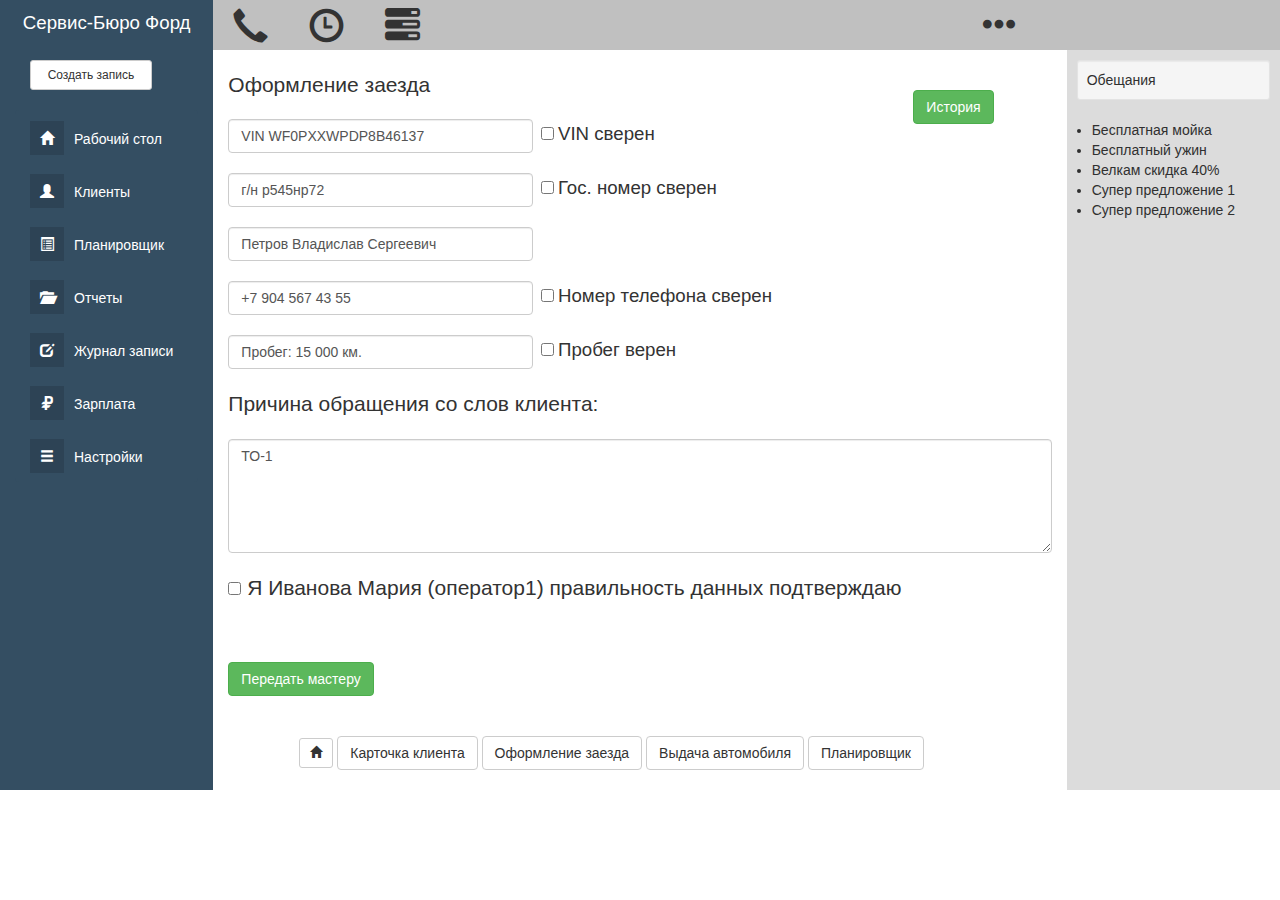
<file: page5.html>
<!DOCTYPE html>
<html>
  <head>
    <title>Интерфейс</title>
    
    <meta http-equiv="Content-Type" content="text/html; charset=UTF-8" />
    <meta name="viewport" content="width=device-width, initial-scale=1.0" />
    
    <link href="css/bootstrap.min.css" rel="stylesheet">
    <link href="css/style.css" rel="stylesheet">
    <link href="codebase/dhtmlxgantt.css" rel="stylesheet"> 
    <link href="css/jquery-ui.min.css" rel="stylesheet">
        
    <script src="https://ajax.googleapis.com/ajax/libs/jquery/1.11.0/jquery.min.js"></script>
    <script src="js/bootstrap.min.js"></script>
    <script src="js/jquery-ui.min.js"></script>
    <script src="codebase/dhtmlxgantt.js"></script>

  </head>
  <body>
    
    <div class="wrapper container-fluid">
      <div class="row">
	<header class="col-md-2 text-center">
		    
	  Сервис-Бюро Форд
		    
	</header>
	
	<section class="col-md-7 silver-td header-height big-font">
		    
	  <span class="glyphicon glyphicon-earphone" aria-hidden="true"></span>
	  <span class="glyphicon glyphicon-time" aria-hidden="true"></span>
	  <span class="glyphicon glyphicon-tasks" aria-hidden="true"></span>
		    
	</section>
	
	<section class="col-md-3 silver-td header-height big-font">
		    
	  <span class="glyphicon glyphicon-option-horizontal" aria-hidden="true"></span>
	  
	  <!-- Оператор 1 -->
		    
	</section>
      </div>

      <!-- Тело -->
      
      <div class="row">
	
	<!-- Левая навигация -->
	
	<aside id="leftSide" class="col-md-2 col-sm-3">

	  <button type="button" class="btn btn-sm btn-default" style="margin-left:15px;" onclick="location.replace('page1.php');">&nbsp;&nbsp;Создать запись&nbsp;&nbsp;</button>
	
	  <br /><br />
	  
	  <ul class="list-group submenu">
	    <li class="list-group-item"><span class="glyphicon glyphicon-home" aria-hidden="true"></span><a href="./">Рабочий стол</a></li>
	    <li class="list-group-item"><span class="glyphicon glyphicon-user" aria-hidden="true"></span><a href="page1.php">Клиенты</a></li>
	    <li class="list-group-item"><span class="glyphicon glyphicon-list-alt" aria-hidden="true"></span><a href="#">Планировщик</a></li>
	    <li class="list-group-item"><span class="glyphicon glyphicon-folder-open" aria-hidden="true"></span><a href="#">Отчеты</a></li>
	    <li class="list-group-item"><span class="glyphicon glyphicon-edit" aria-hidden="true"></span><a href="#">Журнал записи</a></li>
	    <li class="list-group-item"><span class="glyphicon glyphicon-ruble" aria-hidden="true"></span><a href="#">Зарплата</a></li>
	    <li class="list-group-item"><span class="glyphicon glyphicon-menu-hamburger" aria-hidden="true"></span><a href="#">Настройки</a></li>
	  </ul>
		    <br /><br /><br /><br />
	</aside>

	<!-- Центральная часть -->
	
	<section id="centerSide" class="col-md-8 col-sm-6">
	  
	  <!-- Центральные колонки -->
	  
	  <div class="row">
	  
	    <!-- Колонка 1 -->
	    <section class="col-md-9 col-sm-9">
	    <br />
	    <p class="lead">Оформление заезда</p>
	    
	    <form class="form-inline">
	      <input type="text" class="form-control" value="VIN WF0PXXWPDP8B46137" style="width:50%;" />&nbsp;&nbsp;<input type="checkbox" /> <span class="medium-font">VIN сверен</span><br /><br />
	      <input type="text" class="form-control" value="г/н р545нр72" style="width:50%;" />&nbsp;&nbsp;<input type="checkbox" /> <span class="medium-font">Гос. номер сверен</span><br /><br />
	      <input type="text" class="form-control" value="Петров Владислав Сергеевич" style="width:50%;" /><br /><br />
	      <input type="text" class="form-control" value="+7 904 567 43 55" style="width:50%;" />&nbsp;&nbsp;<input type="checkbox" /> <span class="medium-font">Номер телефона сверен</span><br /><br />
	      <input type="text" class="form-control" value="Пробег: 15 000 км." style="width:50%;" />&nbsp;&nbsp;<input type="checkbox" /> <span class="medium-font">Пробег верен</span><br /><br />
	    </form>
	    </section>
	   
	    
	    <!-- Колонка 2 -->
	    <section class="col-md-3 col-sm-3">
	      <br /><br />
	      <button class="btn btn-success margin-left-45" id="dLabel" role="button" data-toggle="dropdown">История</button>
	      
	      <ul class="dropdown-menu padding-20" role="menu" aria-labelledby="dLabel">
		<li>01.03.2017, ТО 2</li>
		<li>14.10.2016, Шиномонтаж</li>
		<li>06.05.2016, ТО-1</li>
		<li>13.01.2016, ТО-0</li>
	      </ul>

	    </section>
	  </div>
	  
	  <!-- Чекбоксы -->
	  
	  <div class="row">
	    <section class="col-md-12 col-sm-12">
	    <p class="lead">
	      Причина обращения со слов клиента:<br />
	    </p>
	    <textarea class="form-control" rows="5">ТО-1</textarea><br />
	    
	    <p class="lead">
	      <input type="checkbox" /> Я Иванова Мария (оператор1) правильность данных  подтверждаю 
	    </p>
	    </section>
	    
	    <section class="col-md-12 col-sm-12">
	      <br /><br />
	      
	      <button type="button" class="btn btn-success">Передать мастеру</button>
	      
	    </section>
	    
	  </div>
	  
	  <!-- Кнопки страниц -->
      
	  <div class="row">
	    <section class="col-md-1 col-sm-1">

	    </section>
	    
	    <section id="navButtons" class="col-md-11 col-sm-11">
	    
	      <br /><br />

	      <a href="./" role="button" class="btn btn-sm btn-default"><span class="glyphicon glyphicon-home" aria-hidden="true"></span></a>
	      <a href="page1.php" role="button" class="btn btn-default">Карточка клиента</a>
		<a href="page5.html" role="button" class="btn btn-default">Оформление заезда</a>
		<a href="page6.html" role="button" class="btn btn-default">Выдача автомобиля</a>
		<a href="page7.html" role="button" class="btn btn-default">Планировщик</a>
	      
	      <br /><br />
	      
	    </section>
	  </div>

	</section>
	
	<!-- Правая колонка -->
	
	<section id="rightSide" class="col-md-2 col-sm-3 bg-silver" style="padding:0;margin:0;">
	
	  <section class="col-md-12 col-sm-12 right-section">
		    
	    <p class="well well-sm">Обещания</p>
	    
	    <ul style="padding-left:15px;">
	      <li>Бесплатная мойка</li>
	      <li>Бесплатный ужин</li>
	      <li>Велкам скидка 40%</li>
	      <li>Супер предложение 1</li>
	      <li>Супер предложение 2</li>
	    </ul>
	  </section>
	</section>
      </div>
     
    </div>
    
    <footer></footer>    
    
    <script src="js/main.js"></script>
  </body>
</html>
</file>
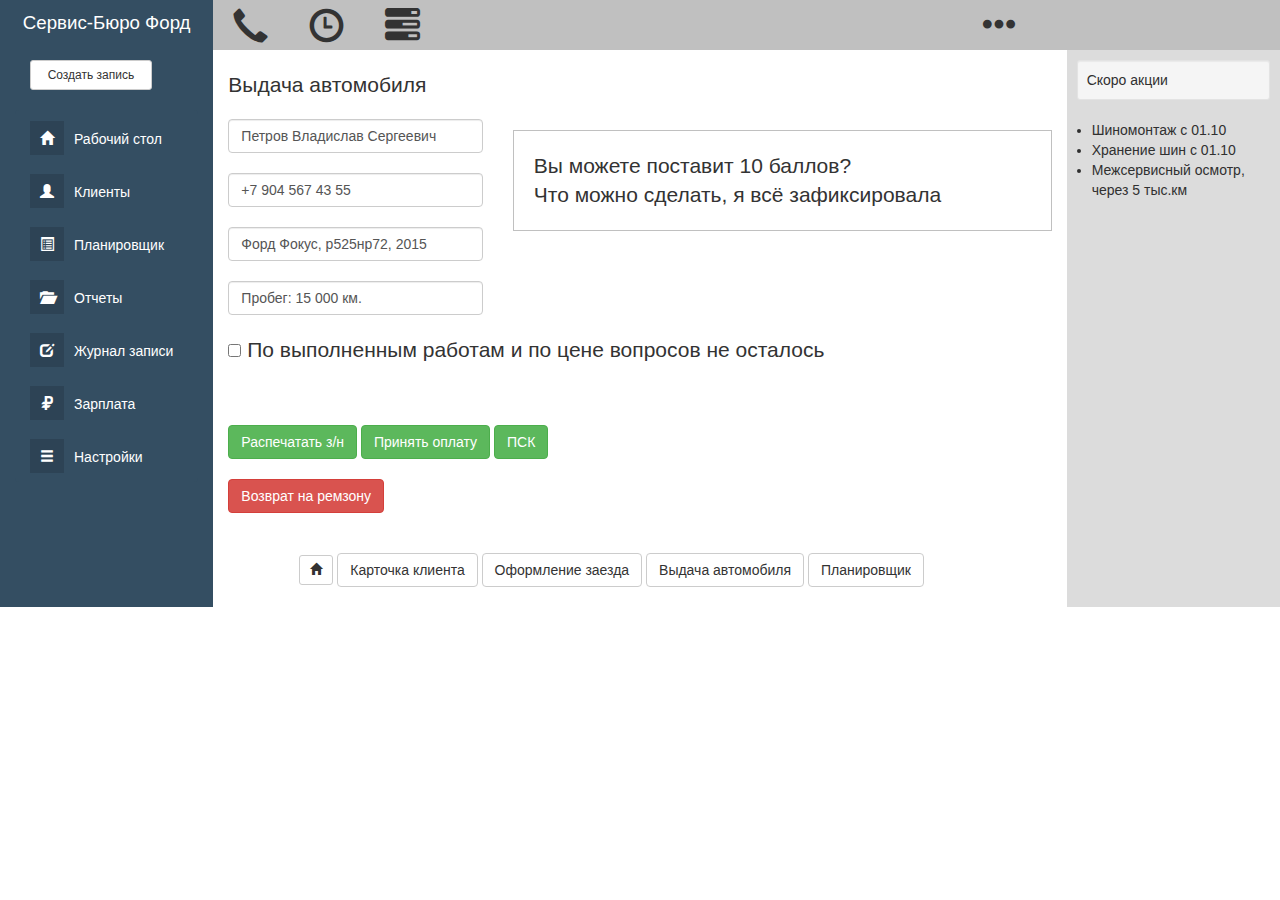
<file: page6.html>
<!DOCTYPE html>
<html>
  <head>
    <title>Интерфейс</title>
    
    <meta http-equiv="Content-Type" content="text/html; charset=UTF-8" />
    <meta name="viewport" content="width=device-width, initial-scale=1.0" />
    
    <link href="css/bootstrap.min.css" rel="stylesheet">
    <link href="css/style.css" rel="stylesheet">
    <link href="codebase/dhtmlxgantt.css" rel="stylesheet"> 
    <link href="css/jquery-ui.min.css" rel="stylesheet">
        
    <script src="https://ajax.googleapis.com/ajax/libs/jquery/1.11.0/jquery.min.js"></script>
    <script src="js/bootstrap.min.js"></script>
    <script src="js/jquery-ui.min.js"></script>
    <script src="codebase/dhtmlxgantt.js"></script>

  </head>
  <body>

    
    <div class="wrapper container-fluid">
      <div class="row">
	<header class="col-md-2 text-center">
		    
	  Сервис-Бюро Форд
		    
	</header>
	
	<section class="col-md-7 silver-td header-height big-font">
		    
	  <span class="glyphicon glyphicon-earphone" aria-hidden="true"></span>
	  <span class="glyphicon glyphicon-time" aria-hidden="true"></span>
	  <span class="glyphicon glyphicon-tasks" aria-hidden="true"></span>
		    
	</section>
	
	<section class="col-md-3 silver-td header-height big-font">
		    
	  <span class="glyphicon glyphicon-option-horizontal" aria-hidden="true"></span>
	  
	  <!-- Оператор 1 -->
		    
	</section>
      </div>

      <!-- Тело -->
      
      <div class="row">
	
	<!-- Левая навигация -->
	
	<aside id="leftSide" class="col-md-2 col-sm-3">

	  <button type="button" class="btn btn-sm btn-default" style="margin-left:15px;" onclick="location.replace('page1.php');">&nbsp;&nbsp;Создать запись&nbsp;&nbsp;</button>
	
	  <br /><br />
	  
	  <ul class="list-group submenu">
	    <li class="list-group-item"><span class="glyphicon glyphicon-home" aria-hidden="true"></span><a href="./">Рабочий стол</a></li>
	    <li class="list-group-item"><span class="glyphicon glyphicon-user" aria-hidden="true"></span><a href="page1.php">Клиенты</a></li>
	    <li class="list-group-item"><span class="glyphicon glyphicon-list-alt" aria-hidden="true"></span><a href="#">Планировщик</a></li>
	    <li class="list-group-item"><span class="glyphicon glyphicon-folder-open" aria-hidden="true"></span><a href="#">Отчеты</a></li>
	    <li class="list-group-item"><span class="glyphicon glyphicon-edit" aria-hidden="true"></span><a href="#">Журнал записи</a></li>
	    <li class="list-group-item"><span class="glyphicon glyphicon-ruble" aria-hidden="true"></span><a href="#">Зарплата</a></li>
	    <li class="list-group-item"><span class="glyphicon glyphicon-menu-hamburger" aria-hidden="true"></span><a href="#">Настройки</a></li>
	  </ul>
		    <br /><br /><br /><br />
	</aside>

	<!-- Центральная часть -->
	
	<section id="centerSide" class="col-md-8 col-sm-6">
	  
	  <!-- Центральные колонки -->
	  
	  <div class="row">
	  
	    <!-- Колонка 1 -->
	    
	    <section class="col-md-4 col-sm-4">
	    <br />
	      <p class="lead">Выдача автомобиля</p>
	      
	      <input type="text" class="form-control" value="Петров Владислав Сергеевич" /><br />
	      <input type="text" class="form-control" value="+7 904 567 43 55" /><br />
	      <input type="text" class="form-control" value="Форд Фокус, р525нр72, 2015" /><br />
	      <input type="text" class="form-control" value="Пробег: 15 000 км." /><br />

	    </section>
	    
	    <!-- Колонка 2 -->
	    
	    <section class="col-md-8 col-sm-8">
	  	
	      <br /><br /><br /><br />
	      <p class="lead padding-20 border-silver">
	      Вы можете поставит 10 баллов?<br /> Что можно сделать, я всё зафиксировала	      
	      </p>
	    </section>
	    
	  </div>
	  
	  <!-- Чекбоксы -->
	  
	  <div class="row">
	    <section class="col-md-12 col-sm-12">
	    <p class="lead">
	      <input type="checkbox" /> По выполненным работам и по цене вопросов не осталось
	    </p>
	    </section>
	    
	    <section class="col-md-12 col-sm-12">
	      <br /><br />
	      
	      <button type="button" class="btn btn-success">Распечатать з/н</button>
	      <button type="button" class="btn btn-success">Принять оплату</button>
	      <button type="button" class="btn btn-success">ПСК</button>
	      
	      <br /><br />
	      
	    </section>
	    
	    <section class="col-md-3 col-sm-3">
	      
	      <button class="btn btn-danger" data-toggle="modal" data-target="#myModal">Возврат на ремзону</button>
	    
	    </section>
	    
	    <!-- Окно комментария -->
	    <div class="modal fade" id="myModal" tabindex="-1" role="dialog" aria-labelledby="myModalLabel" aria-hidden="true">
	      <div class="modal-dialog">
		<div class="modal-content">
		  <div class="modal-header">
		    <h4 class="modal-title" id="myModalLabel">Комментарий причин возврата и недовольства</h4>
		  </div>
		  <div class="modal-body">
		    <form class="form-group">
		      
		      <textarea class="form-control" rows="10" name=""></textarea>
		      
		    </form>
		  </div>
		  <div class="modal-footer text-center">
		    <button type="button" class="btn btn-primary" data-dismiss="modal">Отправить</button>
		    <button type="button" class="btn btn-default" data-dismiss="modal">Закрыть</button>
		  </div>
		</div>
	      </div>
	    </div>
	    
	  </div>
	  
	  <!-- Кнопки страниц -->
      
	  <div class="row">
	    <section class="col-md-1 col-sm-1">

	    </section>
	    
	    <section id="navButtons" class="col-md-11 col-sm-11">
	    
	      <br /><br />

	      <a href="./" role="button" class="btn btn-sm btn-default"><span class="glyphicon glyphicon-home" aria-hidden="true"></span></a>
	      <a href="page1.php" role="button" class="btn btn-default">Карточка клиента</a>
		<a href="page5.html" role="button" class="btn btn-default">Оформление заезда</a>
		<a href="page6.html" role="button" class="btn btn-default">Выдача автомобиля</a>
		<a href="page7.html" role="button" class="btn btn-default">Планировщик</a>
	      
	      <br /><br />
	      
	    </section>
	  </div>

	</section>
	
	<!-- Правая колонка -->
	
	<section id="rightSide" class="col-md-2 col-sm-3 bg-silver" style="padding:0;margin:0;">
	
	  <section class="col-md-12 col-sm-12 right-section">
	    
	    <p class="well well-sm">Скоро акции</p>
	    
	    <ul style="padding-left:15px;">
	      <li>Шиномонтаж с 01.10</li>
	      <li>Хранение шин с 01.10</li>
	      <li>Межсервисный осмотр, через 5 тыс.км</li>
	    </ul>

	  </section>
	</section>
      </div>
     
    </div>
     
    <footer></footer>
    
    <script src="js/main.js"></script>
  </body>
</html>
</file>
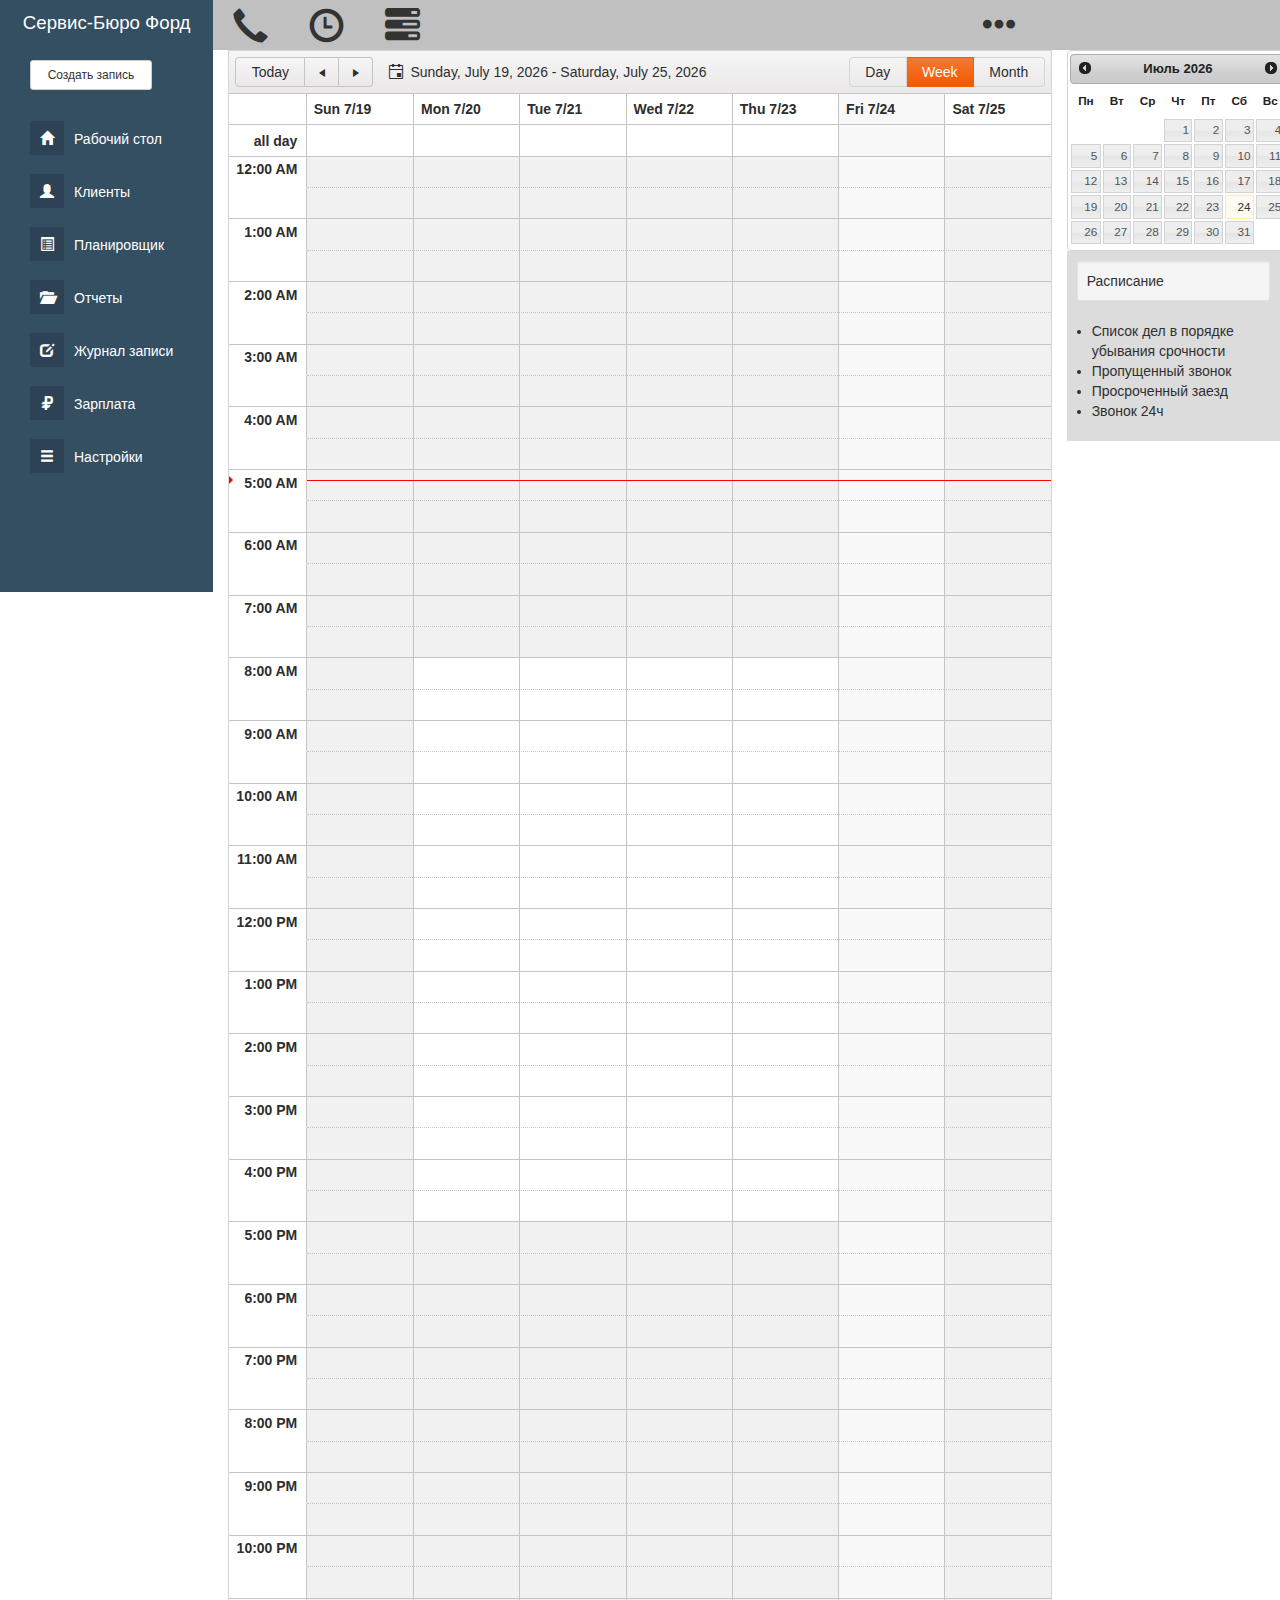
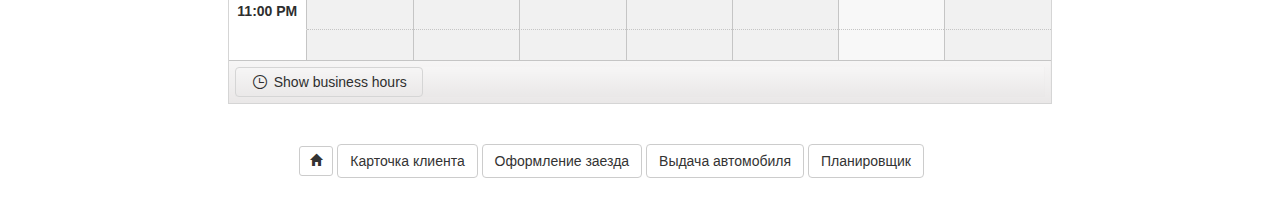
<file: page7.html>
<!DOCTYPE html>
<html>
  <head>
    <title>Интерфейс</title>
    
    <meta http-equiv="Content-Type" content="text/html; charset=UTF-8" />
    <meta name="viewport" content="width=device-width, initial-scale=1.0" />
    
    <link href="css/bootstrap.min.css" rel="stylesheet">
    <link href="css/style.css" rel="stylesheet">
    <link href="css/jquery-ui.min.css" rel="stylesheet">
    <link href="css/kendo.common.min.css" rel="stylesheet" />
    <link href="css/kendo.default.min.css" rel="stylesheet" />
        
    <script src="https://ajax.googleapis.com/ajax/libs/jquery/1.11.0/jquery.min.js"></script>
    <script src="js/bootstrap.min.js"></script>
    <script src="js/jquery-ui.min.js"></script>
    <script src="js/kendo.all.min.js"></script>

  </head>
  <body>
    
    <div class="wrapper container-fluid">
      <div class="row">
	<header class="col-md-2 text-center">
		    
	  Сервис-Бюро Форд
		    
	</header>
	
	<section class="col-md-7 silver-td header-height big-font">
		    
	  <span class="glyphicon glyphicon-earphone" aria-hidden="true"></span>
	  <span class="glyphicon glyphicon-time" aria-hidden="true"></span>
	  <span class="glyphicon glyphicon-tasks" aria-hidden="true"></span>
		    
	</section>
	
	<section class="col-md-3 silver-td header-height big-font">
		    
	  <span class="glyphicon glyphicon-option-horizontal" aria-hidden="true"></span>
	  
	  <!-- Оператор 1 -->
		    
	</section>
      </div>

      <!-- Тело -->
      
      <div class="row">
	
	<!-- Левая навигация -->
	
	<aside class="col-md-2 col-sm-3">

	  <button type="button" class="btn btn-sm btn-default" style="margin-left:15px;" onclick="location.replace('page1.php');">&nbsp;&nbsp;Создать запись&nbsp;&nbsp;</button>
	
	  <br /><br />
	  
	  <ul class="list-group submenu">
	    <li class="list-group-item"><span class="glyphicon glyphicon-home" aria-hidden="true"></span><a href="./">Рабочий стол</a></li>
	    <li class="list-group-item"><span class="glyphicon glyphicon-user" aria-hidden="true"></span><a href="page1.php">Клиенты</a></li>
	    <li class="list-group-item"><span class="glyphicon glyphicon-list-alt" aria-hidden="true"></span><a href="#">Планировщик</a></li>
	    <li class="list-group-item"><span class="glyphicon glyphicon-folder-open" aria-hidden="true"></span><a href="#">Отчеты</a></li>
	    <li class="list-group-item"><span class="glyphicon glyphicon-edit" aria-hidden="true"></span><a href="#">Журнал записи</a></li>
	    <li class="list-group-item"><span class="glyphicon glyphicon-ruble" aria-hidden="true"></span><a href="#">Зарплата</a></li>
	    <li class="list-group-item"><span class="glyphicon glyphicon-menu-hamburger" aria-hidden="true"></span><a href="#">Настройки</a></li>
	  </ul>
		    <br /><br /><br /><br />
	</aside>

	<!-- Центральная часть -->
	
	<section id="centerHeight" class="col-md-8 col-sm-6">
	
	  <!-- Планировщик -->
	  
	  <div id="scheduler"></div>

	  
	  <script type="text/javascript">
	  
	    $("#scheduler").kendoScheduler({
	      // The current date of the scheduler
	      date: new Date(),
	      views: [
		"day",
		{ type: "week", selected: true },
		"month"
	      ]
	    });
	    
	  </script>
	  
	  <!-- Кнопки страниц -->
      
	  <div class="row">
	    <section class="col-md-1 col-sm-1">

	    </section>
	    
	    <section id="navButtons" class="col-md-11 col-sm-11">
	    
	      <br /><br />

	      <a href="./" role="button" class="btn btn-sm btn-default"><span class="glyphicon glyphicon-home" aria-hidden="true"></span></a>
	      <a href="page1.php" role="button" class="btn btn-default">Карточка клиента</a>
		<a href="page5.html" role="button" class="btn btn-default">Оформление заезда</a>
		<a href="page6.html" role="button" class="btn btn-default">Выдача автомобиля</a>
		<a href="page7.html" role="button" class="btn btn-default">Планировщик</a>
	      
	      <br /><br />
	      
	    </section>
	  </div>    
	</section>
	
	<!-- Правая колонка -->
	
	<section class="col-md-2 col-sm-3" style="padding:0;margin:0;">
	
	  <div id="datepicker" class="small"></div>
	
	  <section class="col-md-12 col-sm-12 right-section">
		    
	    <p class="well well-sm">Расписание</p>
	    
	    <ul style="padding-left:15px;">
	      <li>Список дел в порядке убывания срочности</li>
	      <li>Пропущенный звонок</li>
	      <li>Просроченный заезд</li>
	      <li>Звонок 24ч</li>
	    </ul>
	  </section>
	</section>
      </div>
    </div>
    
    <footer></footer>    
    	  
    <script src="js/main.js"></script>
    
    <script type="text/javascript">
    
      var centerHeight = $("#centerHeight").height();

      if(winWidth > 500){
	
	$("#leftSide").css('height', centerHeight);
	$("#rightSide").css('height', centerHeight);
      }
    </script>
    
  </body>
</html>
</file>
<file: css/style.css>
header {
  color:white;
  height:50px;
  font-size:14pt;
  padding-top:10px;
  background-color:#344E62;
}

aside {
  color:white;
  padding:10px;
  background-color:#344E62;
}

.new-checkbox {
  border:1px blue solid;
  padding:5px;
}

.right-section {
  color:#303030;
  padding:10px;
  background-color:#DCDCDC;
}

.bg-silver {
  background-color:#DCDCDC;
}

.bg-darkblue {
  background-color:#212C36;
}

.wrapper .submenu li {
  border:none;
  background:#344E62;
}

.wrapper .submenu li a {
  color:white;
  padding-left:10px;
}

.wrapper .submenu li span {
  padding:10px;
  background:#2D4355;
}

.header-height {
  height:50px;
}

.big-font {
  font-size:16pt;
}

.big-font span {
  padding:8px 30px 5px 5px;
  font-size:26pt;
}

.medium-font {
  font-size:14pt;
}

.silver-td {
  background-color:silver;
}

.vcenter {
  display: inline-block;
  float: none;
  vertical-align: middle;
}

.ganttTable {
  width:100%;
  height:350px;
}

.section-table {
  height:300px;
  overflow:scroll;
}

.padding-5 {
  padding:5px;
}

.padding-20 {
  padding:20px;
}

.margin-left-45 {
  margin-left:45px;
}

.border-silver {
  border:1px silver solid;
}

.unsuccessList {
  display:none;
}

.zindex-99 {
  z-index:9999;
}

.task-button {
  background:none;
  width:100%;
  height:100%;
  border:none;
}

.today {
  background:red;
}
</file>
<file: codebase/dhtmlxgantt.css>
/*
@license

dhtmlxGantt v.4.1.0 Stardard
This software is covered by GPL license. You also can obtain Commercial or Enterprise license to use it in non-GPL project - please contact sales@dhtmlx.com. Usage without proper license is prohibited.

(c) Dinamenta, UAB.
*/
.gridHoverStyle,.gridSelection,.timelineSelection{background-color:#fff3a1}.gantt_grid_scale .gantt_grid_head_cell{color:#a6a6a6;border-top:none!important;border-right:none!important}.gantt_grid_data .gantt_cell{border-right:none;color:#454545}.gantt_task_link .gantt_link_arrow_right{border-width:6px;margin-top:-3px}.gantt_task_link .gantt_link_arrow_left{border-width:6px;margin-left:-6px;margin-top:-3px}.gantt_task_link .gantt_link_arrow_down,.gantt_task_link .gantt_link_arrow_up{border-width:6px}.gantt_task_line .gantt_task_progress_drag{bottom:-4px;height:16px;margin-left:-8px;width:16px}.chartHeaderBg{background-color:#fff}.gantt_task .gantt_task_scale .gantt_scale_cell{color:#a6a6a6;border-right:1px solid #ebebeb}.gantt_row.gantt_project,.gantt_row.odd.gantt_project{background-color:#edffef}.gantt_task_row.gantt_project,.gantt_task_row.odd.gantt_project{background-color:#f5fff6}.gantt_task_line.gantt_project{background-color:#65c16f;border:1px solid #3c9445}.gantt_task_line.gantt_project .gantt_task_progress{background-color:#46ad51}.buttonBg{background:#fff}.gantt_cal_light .gantt_btn_set{margin:5px 10px}.gantt_btn_set.gantt_cancel_btn_set{background:#fff;color:#454545;border:1px solid #cecece}.gantt_btn_set.gantt_save_btn_set{background:#3db9d3;text-shadow:0 -1px 0 #248a9f;color:#fff}.gantt_btn_set.gantt_delete_btn_set{background:#ec8e00;text-shadow:0 -1px 0 #a60;color:#fff}.gantt_cal_light_wide{padding-left:0!important;padding-right:0!important}.gantt_cal_light_wide .gantt_cal_larea{border-left:none!important;border-right:none!important}.gantt_popup_button.gantt_ok_button{background:#3db9d3;text-shadow:0 -1px 0 #248a9f;color:#fff;font-weight:700;border-width:0}.gantt_popup_button.gantt_cancel_button{font-weight:700;color:#454544}.gantt_popup_title{background-color:#fff}.gantt_popup_shadow{box-shadow:3px 3px 3px rgba(0,0,0,.07)}.gantt_qi_big_icon.icon_edit{color:#454545;background:#fff}.gantt_qi_big_icon.icon_delete{text-shadow:0 -1px 0 #a60;background:#ec8e00;color:#fff;border-width:0}.gantt_tooltip{box-shadow:3px 3px 3px rgba(0,0,0,.07);background-color:#fff;border-left:1px solid rgba(0,0,0,.07);border-top:1px solid rgba(0,0,0,.07);font-family:Arial;font-size:8pt;color:#454545}.gantt_container{font-family:Arial;font-size:13px;border:1px solid #cecece;position:relative;white-space:nowrap}.gantt_grid{border-right:1px solid #cecece}.gantt_task_scroll{overflow-x:scroll}.gantt_task{position:relative}.gantt_grid,.gantt_task{overflow-x:hidden;overflow-y:hidden;display:inline-block;vertical-align:top}.gantt_grid_scale,.gantt_task_scale{color:#6b6b6b;font-size:12px;border-bottom:1px solid #cecece;background-color:#fff}.gantt_scale_line{box-sizing:border-box;-moz-box-sizing:border-box;border-top:1px solid #cecece}.gantt_scale_line:first-child{border-top:none}.gantt_grid_head_cell{display:inline-block;vertical-align:top;border-right:1px solid #cecece;text-align:center;position:relative;cursor:default;height:100%;-moz-user-select:-moz-none;-webkit-user-select:none;user-select:none;overflow:hidden}.gantt_scale_line{clear:both}.gantt_grid_data{width:100%;overflow:hidden}.gantt_row{position:relative;-webkit-user-select:none;-moz-user-select:none;-moz-user-select:-moz-none}.gantt_add,.gantt_grid_head_add{width:100%;height:100%;background-image:url([data-uri]);background-position:center center;background-repeat:no-repeat;cursor:pointer;position:relative;-moz-opacity:.3;opacity:.3}.gantt_grid_head_cell.gantt_grid_head_add{-moz-opacity:.6;opacity:.6;top:0}.gantt_grid_head_cell.gantt_grid_head_add:hover{-moz-opacity:1;opacity:1}.gantt_grid_data .gantt_row.odd:hover,.gantt_grid_data .gantt_row:hover{background-color:#fff3a1}.gantt_grid_data .gantt_row.odd:hover .gantt_add,.gantt_grid_data .gantt_row:hover .gantt_add{-moz-opacity:1;opacity:1}.gantt_row,.gantt_task_row{border-bottom:1px solid #ebebeb;background-color:#fff}.gantt_row.odd,.gantt_task_row.odd{background-color:#fff}.gantt_cell,.gantt_grid_head_cell,.gantt_row,.gantt_scale_cell,.gantt_task_cell,.gantt_task_row{box-sizing:border-box;-moz-box-sizing:border-box}.gantt_grid_head_cell,.gantt_scale_cell{line-height:inherit}.gantt_grid_scale .gantt_grid_column_resize_wrap{cursor:col-resize;position:absolute;width:13px;margin-left:-7px}.gantt_grid_column_resize_wrap .gantt_grid_column_resize{background-color:#cecece;height:100%;width:1px;margin:0 auto}.gantt_grid .gantt_grid_resize_wrap{cursor:col-resize;position:absolute;width:13px;margin-left:-7px;z-index:1}.gantt_grid_resize_wrap .gantt_grid_resize{background-color:#cecece;width:1px;margin:0 auto}.gantt_drag_marker.gantt_grid_resize_area{background-color:rgba(231,231,231,.5);border-left:1px solid #cecece;border-right:1px solid #cecece;height:100%;width:100%;-moz-box-sizing:border-box;-webkit-box-sizing:border-box;box-sizing:border-box}.gantt_cell{display:inline-block;vertical-align:top;border-right:1px solid #ebebeb;padding-left:6px;padding-right:6px;height:100%;overflow:hidden;white-space:nowrap;font-size:13px}.gantt_grid_data .gantt_last_cell,.gantt_grid_scale .gantt_last_cell,.gantt_task_bg .gantt_last_cell,.gantt_task_scale .gantt_last_cell{border-right-width:0}.gantt_task_bg{overflow:hidden}.gantt_scale_cell{display:inline-block;white-space:nowrap;overflow:hidden;border-right:1px solid #cecece;text-align:center;height:100%}.gantt_task_cell{display:inline-block;height:100%;border-right:1px solid #ebebeb}.gantt_ver_scroll{width:0;background-color:transparent;height:1px;overflow-x:hidden;overflow-y:scroll;display:none;position:absolute;right:0}.gantt_ver_scroll>div{width:1px;height:1px}.gantt_hor_scroll{height:0;background-color:transparent;width:100%;clear:both;overflow-x:scroll;overflow-y:hidden;display:none}.gantt_hor_scroll>div{width:5000px;height:1px}.gantt_tree_indent{width:15px;height:100%;display:inline-block}.gantt_tree_content,.gantt_tree_icon{vertical-align:top}.gantt_tree_icon{width:28px;height:100%;display:inline-block;background-repeat:no-repeat;background-position:center center}.gantt_tree_content{height:100%;display:inline-block}.gantt_tree_icon.gantt_open{background-image:url([data-uri]);width:18px;cursor:pointer}.gantt_tree_icon.gantt_close{background-image:url([data-uri]);width:18px;cursor:pointer}.gantt_tree_icon.gantt_blank{width:18px}.gantt_tree_icon.gantt_folder_open{background-image:url([data-uri])}.gantt_tree_icon.gantt_folder_closed{background-image:url([data-uri])}.gantt_tree_icon.gantt_file{background-image:url([data-uri])}.gantt_grid_head_cell .gantt_sort{position:absolute;right:5px;top:8px;width:7px;height:13px;background-repeat:no-repeat;background-position:center center}.gantt_grid_head_cell .gantt_sort.gantt_asc{background-image:url([data-uri])}.gantt_grid_head_cell .gantt_sort.gantt_desc{background-image:url([data-uri])}.gantt_inserted,.gantt_updated{font-weight:700}.gantt_deleted{text-decoration:line-through}.gantt_invalid{background-color:FFE0E0}.gantt_error{color:red}.gantt_status{right:1px;padding:5px 10px;background:rgba(155,155,155,.1);position:absolute;top:1px;-webkit-transition:opacity .2s;transition:opacity .2s;opacity:0}.gantt_status.gantt_status_visible{opacity:1}#gantt_ajax_dots span{-webkit-transition:opacity .2s;transition:opacity .2s;background-repeat:no-repeat;opacity:0}#gantt_ajax_dots span.gantt_dot_visible{opacity:1}.gantt_message_area{position:fixed;right:5px;width:250px;z-index:1000}.gantt-info{min-width:120px;font-family:Arial;z-index:10000;margin:5px 5px 10px;-webkit-transition:all .5s ease;-moz-transition:all .5s ease;-o-transition:all .5s ease;transition:all .5s ease}.gantt-info.hidden{height:0;padding:0;border-width:0;margin:0;overflow:hidden}.gantt_modal_box{overflow:hidden;display:inline-block;min-width:250px;width:250px;text-align:center;position:fixed;z-index:20000;box-shadow:3px 3px 3px rgba(0,0,0,.07);font-family:Arial;border-radius:6px;border:1px solid #cecece;background:#fff}.gantt_popup_title{border-top-left-radius:6px;border-top-right-radius:6px;border-width:0}.gantt_button,.gantt_popup_button{border:1px solid #cecece;height:30px;line-height:30px;display:inline-block;margin:0 5px;border-radius:4px;background:#fff}.gantt-info,.gantt_button,.gantt_popup_button{user-select:none;-webkit-user-select:none;-moz-user-select:-moz-none;cursor:pointer}.gantt_popup_text{overflow:hidden}.gantt_popup_controls{border-radius:6px;padding:10px}.gantt_popup_button{min-width:100px}div.dhx_modal_cover{background-color:#000;cursor:default;filter:alpha(opacity=20);opacity:.2;position:fixed;z-index:19999;left:0;top:0;width:100%;height:100%;border:none;zoom:1}.gantt-info img,.gantt_modal_box img{float:left;margin-right:20px}.gantt-alert-error,.gantt-confirm-error{border:1px solid red}.gantt_button input,.gantt_popup_button div{border-radius:4px;font-size:14px;-moz-box-sizing:content-box;box-sizing:content-box;padding:0;margin:0;vertical-align:top}.gantt_popup_title{border-bottom:1px solid #cecece;height:40px;line-height:40px;font-size:20px}.gantt_popup_text{margin:15px 15px 5px;font-size:14px;color:#000;min-height:30px;border-radius:6px}.gantt-error,.gantt-info{font-size:14px;color:#000;box-shadow:3px 3px 3px rgba(0,0,0,.07);padding:0;background-color:#FFF;border-radius:3px;border:1px solid #fff}.gantt-info div{padding:5px 10px;background-color:#fff;border-radius:3px;border:1px solid #cecece}.gantt-error{background-color:#d81b1b;border:1px solid #ff3c3c;box-shadow:3px 3px 3px rgba(0,0,0,.07)}.gantt-error div{background-color:#d81b1b;border:1px solid #940000;color:#FFF}.gantt_data_area div,.gantt_grid div{-ms-touch-action:none;-webkit-tap-highlight-color:transparent}.gantt_data_area{position:relative;overflow-x:hidden;overflow-y:hidden;-moz-user-select:-moz-none;-webkit-user-select:none;user-select:none}.gantt_links_area{position:absolute;left:0;top:0}.gantt_side_content,.gantt_task_content,.gantt_task_progress{line-height:inherit;overflow:hidden;height:100%}.gantt_task_content{font-size:12px;color:#fff;width:100%;top:0;position:absolute;white-space:nowrap;text-align:center}.gantt_task_progress{text-align:center;z-index:0;background:#299cb4}.gantt_task_line{-webkit-border-radius:2px;-moz-border-radius:2px;border-radius:2px;position:absolute;-moz-box-sizing:border-box;box-sizing:border-box;background-color:#3db9d3;border:1px solid #2898b0;-webkit-user-select:none;-moz-user-select:none;-moz-user-select:-moz-none}.gantt_task_line.gantt_drag_move div{cursor:move}.gantt_touch_move,.gantt_touch_progress .gantt_touch_resize{-moz-transform:scale(1.02,1.1);-o-transform:scale(1.02,1.1);-webkit-transform:scale(1.02,1.1);transform:scale(1.02,1.1);-moz-transform-origin:50%;-o-transform-origin:50%;-webkit-transform-origin:50%;transform-origin:50%}.gantt_touch_progress .gantt_task_progress_drag,.gantt_touch_resize .gantt_task_drag{-moz-transform:scaleY(1.3);-o-transform:scaleY(1.3);-webkit-transform:scaleY(1.3);transform:scaleY(1.3);-moz-transform-origin:50%;-o-transform-origin:50%;-webkit-transform-origin:50%;transform-origin:50%}.gantt_side_content{position:absolute;white-space:nowrap;color:#6e6e6e;bottom:7px;font-size:11px}.gantt_side_content.gantt_left{right:100%;padding-right:15px}.gantt_side_content.gantt_right{left:100%;padding-left:15px}.gantt_side_content.gantt_link_crossing{bottom:8.75px}.gantt_link_arrow,.gantt_task_link .gantt_line_wrapper{position:absolute;cursor:pointer}.gantt_line_wrapper div{background-color:#ffa011}.gantt_task_link:hover .gantt_line_wrapper div{box-shadow:0 0 5px 0 #ffa011}.gantt_task_link div.gantt_link_arrow{background-color:transparent;border-style:solid;width:0;height:0}.gantt_link_control{position:absolute;width:13px;top:0}.gantt_link_control div{display:none;cursor:pointer;box-sizing:border-box;position:relative;top:50%;margin-top:-7.5px;vertical-align:middle;border:1px solid #929292;-webkit-border-radius:6.5px;-moz-border-radius:6.5px;border-radius:6.5px;height:13px;width:13px;background-color:#f0f0f0}.gantt_link_control div:hover{background-color:#fff}.gantt_link_control.task_left{left:-13px}.gantt_link_control.task_right{right:-13px}.gantt_link_target .gantt_link_control div,.gantt_task_line.gantt_selected .gantt_link_control div,.gantt_task_line:hover .gantt_link_control div{display:block}.gantt_link_source,.gantt_link_target{box-shadow:0 0 3px #3db9d3}.gantt_link_target.link_finish_allow,.gantt_link_target.link_start_allow{box-shadow:0 0 3px #ffbf5e}.gantt_link_target.link_finish_deny,.gantt_link_target.link_start_deny{box-shadow:0 0 3px #e87e7b}.link_finish_allow .gantt_link_control.task_right div,.link_start_allow .gantt_link_control.task_left div{background-color:#ffbf5e;border-color:#ffa011}.link_finish_deny .gantt_link_control.task_right div,.link_start_deny .gantt_link_control.task_left div{background-color:#e87e7b;border-color:#dd3e3a}.gantt_link_arrow_right{border-width:4px 0 4px 6px;border-top-color:transparent!important;border-right-color:transparent!important;border-bottom-color:transparent!important;border-color:#ffa011;margin-top:-1px}.gantt_link_arrow_left{border-width:4px 6px 4px 0;margin-top:-1px;border-top-color:transparent!important;border-color:#ffa011;border-bottom-color:transparent!important;border-left-color:transparent!important}.gantt_link_arrow_up{border-width:0 4px 6px;border-color:#ffa011;border-top-color:transparent!important;border-right-color:transparent!important;border-left-color:transparent!important}.gantt_link_arrow_down{border-width:4px 6px 0 4px;border-color:#ffa011;border-right-color:transparent!important;border-bottom-color:transparent!important;border-left-color:transparent!important}.gantt_task_drag,.gantt_task_progress_drag{cursor:w-resize;height:100%;display:none;position:absolute}.gantt_task_line.gantt_selected .gantt_task_drag,.gantt_task_line.gantt_selected .gantt_task_progress_drag,.gantt_task_line:hover .gantt_task_drag,.gantt_task_line:hover .gantt_task_progress_drag{display:block}.gantt_task_drag{width:6px;background:url([data-uri]);z-index:1;top:0}.gantt_task_drag.task_left{left:0}.gantt_task_drag.task_right{right:0}.gantt_task_progress_drag{height:8px;width:8px;bottom:-4px;margin-left:-4px;background-position:bottom;background-image:url([data-uri]);background-repeat:no-repeat;z-index:2}.gantt_link_tooltip{box-shadow:3px 3px 3px #888;background-color:#fff;border-left:1px dotted #cecece;border-top:1px dotted #cecece;font-family:Tahoma;font-size:8pt;color:#444;padding:6px;line-height:20px}.gantt_link_direction{height:0;border:0 #ffa011;border-bottom-style:dashed;border-bottom-width:2px;transform-origin:0 0;-ms-transform-origin:0 0;-webkit-transform-origin:0 0;z-index:2;margin-left:1px;position:absolute}.gantt_grid_data .gantt_row.gantt_selected,.gantt_grid_data .gantt_row.odd.gantt_selected,.gantt_task_row.gantt_selected{background-color:#fff3a1}.gantt_task_row.gantt_selected .gantt_task_cell{border-right-color:#ffec6e}.gantt_task_line.gantt_selected{box-shadow:0 0 5px #299cb4}.gantt_task_line.gantt_project.gantt_selected{box-shadow:0 0 5px #46ad51}.gantt_task_line.gantt_milestone{visibility:hidden;background-color:#d33daf;border:0 solid #61164f;box-sizing:content-box;-moz-box-sizing:content-box}.gantt_task_line.gantt_milestone div{visibility:visible}.gantt_task_line.gantt_milestone .gantt_task_content{background:inherit;border:inherit;border-width:1px;border-radius:inherit;box-sizing:border-box;-moz-box-sizing:border-box;-webkit-transform:rotate(45deg);-moz-transform:rotate(45deg);-ms-transform:rotate(45deg);-o-transform:rotate(45deg);transform:rotate(45deg)}.gantt_task_line.gantt_task_inline_color{border-color:#999}.gantt_task_line.gantt_task_inline_color .gantt_task_progress{background-color:#363636;opacity:.2}.gantt_task_line.gantt_task_inline_color.gantt_project.gantt_selected,.gantt_task_line.gantt_task_inline_color.gantt_selected{box-shadow:0 0 5px #999}.gantt_task_link.gantt_link_inline_color:hover .gantt_line_wrapper div{box-shadow:0 0 5px 0 #999}.gantt_critical_task{background-color:#e63030;border-color:#9d3a3a}.gantt_critical_task .gantt_task_progress{background-color:rgba(0,0,0,.4)}.gantt_critical_link .gantt_line_wrapper>div{background-color:#e63030}.gantt_critical_link .gantt_link_arrow{border-color:#e63030}.gantt_btn_set:focus,.gantt_cell:focus,.gantt_grid_head_cell:focus,.gantt_popup_button:focus,.gantt_qi_big_icon:focus,.gantt_row:focus{-moz-box-shadow:inset 0 0 1px 1px #4d90fe;-webkit-box-shadow:inset 0 0 1px 1px #4d90fe;box-shadow:inset 0 0 1px 1px #4d90fe}.gantt_unselectable,.gantt_unselectable div{-webkit-user-select:none;-moz-user-select:none;-moz-user-select:-moz-none}.gantt_cal_light{-webkit-tap-highlight-color:transparent;background:#fff;border-radius:6px;font-family:Arial;border:1px solid #cecece;color:#6b6b6b;font-size:12px;position:absolute;z-index:10001;width:550px;height:250px;box-shadow:3px 3px 3px rgba(0,0,0,.07)}.gantt_cal_light select{font-family:Arial;border:1px solid #cecece;font-size:13px;padding:2px;margin:0}.gantt_cal_ltitle{padding:7px 10px;overflow:hidden;white-space:nowrap;-webkit-border-radius:6px 6px 0 0;-moz-border-radius-topleft:6px;-moz-border-radius-bottomleft:0;-moz-border-radius-topright:6px;-moz-border-radius-bottomright:0;border-radius:6px 6px 0 0}.gantt_cal_ltitle span{white-space:nowrap}.gantt_cal_lsection{color:#727272;font-weight:700;padding:12px 0 5px 10px}.gantt_cal_lsection .gantt_fullday{float:right;margin-right:5px;font-size:12px;font-weight:400;line-height:20px;vertical-align:top;cursor:pointer}.gantt_cal_lsection{font-size:13px}.gantt_cal_ltext{padding:2px 10px;overflow:hidden}.gantt_cal_ltext textarea{overflow:auto;font-family:Arial;font-size:13px;-moz-box-sizing:border-box;-webkit-box-sizing:border-box;box-sizing:border-box;border:1px solid #cecece;height:100%;width:100%;outline:0!important;resize:none}.gantt_time{font-weight:700}.gantt_cal_light .gantt_title{padding-left:10px}.gantt_cal_larea{border:1px solid #cecece;border-left:none;border-right:none;background-color:#fff;overflow:hidden;height:1px}.gantt_btn_set{margin:10px 7px 5px 10px;padding:5px 15px 5px 10px;float:left;-webkit-border-radius:4px;-moz-border-radius:4px;border-radius:4px;border-width:0;border-color:#cecece;border-style:solid;height:32px;font-weight:700;background:#fff;-moz-box-sizing:border-box;-webkit-box-sizing:border-box;box-sizing:border-box;cursor:pointer}.gantt_btn_set div{float:left;font-size:13px;height:22px;line-height:22px;background-repeat:no-repeat;vertical-align:middle}.gantt_save_btn{background-image:url([data-uri]);margin-top:2px;width:21px}.gantt_cancel_btn{margin-top:2px;background-image:url([data-uri]);width:20px}.gantt_delete_btn{background-image:url([data-uri]);margin-top:2px;width:20px}.gantt_cal_cover{width:100%;height:100%;position:absolute;z-index:10000;top:0;left:0;background-color:#000;opacity:.1;filter:alpha(opacity=10)}.gantt_custom_button{padding:0 3px;font-family:Arial;font-size:13px;font-weight:400;margin-right:10px;margin-top:-5px;cursor:pointer;float:right;height:21px;width:90px;border:1px solid #CECECE;text-align:center;-webkit-border-radius:4px;-moz-border-radius:4px;-ms-border-radius:4px;-o-border-radius:4px;border-radius:4px}.gantt_custom_button div{cursor:pointer;float:none;height:21px;line-height:21px;vertical-align:middle}.gantt_custom_button div:first-child{display:none}.gantt_cal_light_wide{width:580px;padding:2px 4px}.gantt_cal_light_wide .gantt_cal_larea{-moz-box-sizing:border-box;-webkit-box-sizing:border-box;box-sizing:border-box;border:1px solid #cecece}.gantt_cal_light_wide .gantt_cal_lsection{border:0;float:left;text-align:right;width:80px;height:20px;padding:5px 10px 0 0}.gantt_cal_light_wide .gantt_wrap_section{position:relative;padding:10px 0;overflow:hidden;border-bottom:1px solid #ebebeb}.gantt_cal_light_wide .gantt_section_time{overflow:hidden;padding-top:2px!important;padding-right:0;height:20px!important}.gantt_cal_light_wide .gantt_cal_ltext{padding-right:0}.gantt_cal_light_wide .gantt_cal_larea{padding:0 10px;width:100%}.gantt_cal_light_wide .gantt_section_time{background:0 0}.gantt_cal_light_wide .gantt_cal_checkbox label{padding-left:0}.gantt_cal_light_wide .gantt_cal_lsection .gantt_fullday{float:none;margin-right:0;font-weight:700;cursor:pointer}.gantt_cal_light_wide .gantt_custom_button{position:absolute;top:0;right:0;margin-top:2px}.gantt_cal_light_wide .gantt_repeat_right{margin-right:55px}.gantt_cal_light_wide.gantt_cal_light_full{width:738px}.gantt_cal_wide_checkbox input{margin-top:8px;margin-left:14px}.gantt_cal_light input{font-size:13px}.gantt_section_time{background-color:#fff;white-space:nowrap;padding:5px 10px;padding-top:2px!important}.gantt_section_time .gantt_time_selects{float:left;height:25px}.gantt_section_time .gantt_time_selects select{height:23px;padding:2px;border:1px solid #cecece}.gantt_duration{width:100px;height:23px;float:left;white-space:nowrap;margin-left:20px;line-height:23px}.gantt_duration .gantt_duration_dec,.gantt_duration .gantt_duration_inc,.gantt_duration .gantt_duration_value{-moz-box-sizing:border-box;-webkit-box-sizing:border-box;box-sizing:border-box;text-align:center;vertical-align:top;height:100%;border:1px solid #cecece}.gantt_duration .gantt_duration_value{width:40px;padding:3px 4px;border-left-width:0;border-right-width:0}.gantt_duration .gantt_duration_dec,.gantt_duration .gantt_duration_inc{width:20px;padding:1px;background:#fff}.gantt_duration .gantt_duration_dec{-moz-border-top-left-radius:4px;-moz-border-bottom-left-radius:4px;-webkit-border-top-left-radius:4px;-webkit-border-bottom-left-radius:4px;border-top-left-radius:4px;border-bottom-left-radius:4px}.gantt_duration .gantt_duration_inc{margin-right:4px;-moz-border-top-right-radius:4px;-moz-border-bottom-right-radius:4px;-webkit-border-top-right-radius:4px;-webkit-border-bottom-right-radius:4px;border-top-right-radius:4px;border-bottom-right-radius:4px}.gantt_cal_quick_info{border:1px solid #cecece;border-radius:6px;position:absolute;z-index:300;box-shadow:3px 3px 3px rgba(0,0,0,.07);background-color:#fff;width:300px;transition:left .5s ease,right .5s;-moz-transition:left .5s ease,right .5s;-webkit-transition:left .5s ease,right .5s;-o-transition:left .5s ease,right .5s}.gantt_no_animate{transition:none;-moz-transition:none;-webkit-transition:none;-o-transition:none}.gantt_cal_quick_info.gantt_qi_left .gantt_qi_big_icon{float:right}.gantt_cal_qi_title{-webkit-border-radius:6px 6px 0 0;-moz-border-radius-topleft:6px;-moz-border-radius-bottomleft:0;-moz-border-radius-topright:6px;-moz-border-radius-bottomright:0;border-radius:6px 6px 0 0;padding:5px 0 8px 12px;color:#454545;background-color:#fff;border-bottom:1px solid #cecece}.gantt_cal_qi_tdate{font-size:14px;font-weight:700}.gantt_cal_qi_tcontent{font-size:13px}.gantt_cal_qi_content{padding:16px 8px;font-size:13px;color:#454545;overflow:hidden}.gantt_cal_qi_controls{-webkit-border-radius:0 0 6px 6px;-moz-border-radius-topleft:0;-moz-border-radius-bottomleft:6px;-moz-border-radius-topright:0;-moz-border-radius-bottomright:6px;border-radius:0 0 6px 6px;padding-left:7px}.gantt_cal_qi_controls .gantt_menu_icon{margin-top:6px;background-repeat:no-repeat}.gantt_cal_qi_controls .gantt_menu_icon.icon_edit{width:20px;background-image:url([data-uri])}.gantt_cal_qi_controls .gantt_menu_icon.icon_delete{width:20px;background-image:url([data-uri])}.gantt_qi_big_icon{font-size:13px;border-radius:4px;font-weight:700;background:#fff;margin:5px 9px 8px 0;min-width:60px;line-height:32px;vertical-align:middle;padding:0 10px 0 5px;cursor:pointer;border:1px solid #cecece}.gantt_cal_qi_controls div{float:left;height:32px;text-align:center;line-height:32px}.gantt_tooltip{padding:10px;position:absolute;z-index:50}.gantt_marker{height:100%;width:2px;top:0;position:absolute;text-align:center;background-color:rgba(255,0,0,.4);-moz-box-sizing:border-box;-webkit-box-sizing:border-box;box-sizing:border-box}.gantt_marker .gantt_marker_content{padding:5px;background:inherit;color:#fff;position:absolute;font-size:12px;line-height:12px;opacity:.8}.gantt_marker_area{position:absolute;top:0;left:0}.gantt_noselect{-moz-user-select:-moz-none;-webkit-user-select:none;-ms-user-select:none;user-select:none}.gantt_drag_marker{position:absolute;top:-1000px;left:-1000px;font-family:Arial;font-size:13px}.gantt_drag_marker .gantt_tree_icon.gantt_blank,.gantt_drag_marker .gantt_tree_icon.gantt_close,.gantt_drag_marker .gantt_tree_icon.gantt_open,.gantt_drag_marker .gantt_tree_indent{display:none}.gantt_drag_marker,.gantt_drag_marker .gantt_row.odd{background-color:#fff}.gantt_drag_marker .gantt_row{border-left:1px solid #d2d2d2;border-top:1px solid #d2d2d2}.gantt_drag_marker .gantt_cell{border-color:#d2d2d2}.gantt_row.gantt_over,.gantt_task_row.gantt_over{background-color:#0070fe}.gantt_row.gantt_transparent .gantt_cell{opacity:.7}.gantt_task_row.gantt_transparent{background-color:#f8fdfd}.gantt_popup_button.gantt_delete_button{background:#3db9d3;text-shadow:0 -1px 0 #248a9f;color:#fff;font-weight:700;border-width:0}
</file>
<file: css/kendo.common.min.css>
/** 
 * Kendo UI v2017.2.621 (http://www.telerik.com/kendo-ui)                                                                                                                                               
 * Copyright 2017 Telerik AD. All rights reserved.                                                                                                                                                      
 *                                                                                                                                                                                                      
 * Kendo UI commercial licenses may be obtained at                                                                                                                                                      
 * http://www.telerik.com/purchase/license-agreement/kendo-ui-complete                                                                                                                                  
 * If you do not own a commercial license, this file shall be governed by the trial license terms.                                                                                                      
                                                                                                                                                                                                       
                                                                                                                                                                                                       
                                                                                                                                                                                                       
                                                                                                                                                                                                       
                                                                                                                                                                                                       
                                                                                                                                                                                                       
                                                                                                                                                                                                       
                                                                                                                                                                                                       
                                                                                                                                                                                                       
                                                                                                                                                                                                       
                                                                                                                                                                                                       
                                                                                                                                                                                                       
                                                                                                                                                                                                       
                                                                                                                                                                                                       
                                                                                                                                                                                                       

*/.fake{color:red}.k-common-test-class{opacity:0}.k-reset{margin:0;padding:0;border:0;outline:0;text-decoration:none;font-size:100%;list-style:none}.k-floatwrap:after,.k-grid-toolbar:after,.k-slider-items:after{content:"";display:block;clear:both;visibility:hidden;height:0;overflow:hidden}.k-floatwrap,.k-grid-toolbar,.k-slider-items{display:inline-block}.k-floatwrap,.k-grid-toolbar,.k-slider-items{display:block}.k-autocomplete,.k-autocomplete.k-state-hover,.k-block,.k-button,.k-draghandle,.k-dropdown-wrap,.k-dropdown-wrap.k-state-hover,.k-grid-header,.k-grouping-header,.k-header,.k-link.k-state-hover,.k-numeric-wrap,.k-numeric-wrap.k-state-hover,.k-pager-wrap,.k-picker-wrap,.k-picker-wrap.k-state-hover,.k-tabstrip-items .k-item,.k-textbox,.k-textbox:hover,.k-toolbar,.k-tooltip{background-repeat:repeat;background-position:0 center}.k-link:hover{text-decoration:none}.k-state-highlight>.k-link{color:inherit}.k-button,.k-input[type=number],.k-input[type=text],.k-picker-wrap .k-input,.k-textbox,.k-textbox>input{font-size:100%;font-family:inherit;border-style:solid;border-width:1px;-webkit-appearance:none}.k-block,.k-draghandle,.k-inline-block,.k-widget{border-style:solid;border-width:1px;-webkit-appearance:none}.k-block,.k-widget{line-height:normal;outline:0}.k-list-filter ::-ms-clear,.k-widget .k-input::-ms-clear{width:0;height:0}.k-block{padding:2px}.k-button{display:inline-block;margin:0;padding:2px 7px 2px;font-family:inherit;line-height:1.72em;text-align:center;cursor:pointer;text-decoration:none}.k-button.k-state-disabled,.k-button.k-state-disabled:active,.k-button.k-state-disabled:hover,.k-button[disabled],.k-state-disabled .k-button,.k-state-disabled .k-button:active,.k-state-disabled .k-button:hover{cursor:default}a.k-button{-webkit-user-select:none;-moz-user-select:none;-ms-user-select:none;user-select:none;text-decoration:none}.k-ff input.k-button{padding-bottom:.37em;padding-top:.37em}button.k-button::-moz-focus-inner,input.k-button::-moz-focus-inner{padding:0;border:0}a.k-button-expand{display:block}button.k-button-expand,input[type=button].k-button-expand,input[type=reset].k-button-expand,input[type=submit].k-button-expand{width:100%}body .k-button-icon,body .k-split-button-arrow{padding-left:.4em;padding-right:.4em}.k-button-icontext{overflow:visible}.k-toolbar .k-button-icontext{padding-right:.8em}.k-button-icontext .k-icon,.k-button-icontext .k-image,.k-button-icontext .k-sprite{margin-right:3px;margin-right:.3rem;margin-left:-3px;margin-left:-.3rem}.k-button.k-button-icontext .k-icon,.k-button.k-button-icontext .k-image{vertical-align:text-top}.k-button.k-bare{border-color:transparent!important;color:inherit;background:0 0!important;-webkit-box-shadow:none!important;box-shadow:none!important;opacity:.7}.k-button.k-bare.k-state-active,.k-button.k-bare.k-state-active:hover,.k-button.k-bare.k-state-hover,.k-button.k-bare:active,.k-button.k-bare:hover{color:inherit}.k-button.k-bare .k-state-focused,.k-button.k-bare:focus{opacity:.8}.k-button.k-bare.k-state-active,.k-button.k-bare.k-state-hover,.k-button.k-bare:active,.k-button.k-bare:hover{opacity:1}.k-button.k-bare .k-font-icon,.k-button.k-bare .k-icon{overflow:visible}.k-button.k-bare .k-state-focused .k-font-icon,.k-button.k-bare .k-state-focused .k-icon,.k-button.k-bare:focus .k-font-icon,.k-button.k-bare:focus .k-icon{text-shadow:0 0 3px currentColor}.k-link{cursor:pointer;outline:0;text-decoration:none}.k-grid-header span.k-link{cursor:default}.k-state-disabled,.k-state-disabled .k-button,.k-state-disabled .k-draghandle,.k-state-disabled .k-icon,.k-state-disabled .k-link,.k-state-disabled .k-upload-button input{cursor:default!important;outline:0}@media print{.k-state-disabled,.k-state-disabled .k-input{opacity:1!important}}.k-state-error{border-style:ridge}.k-state-empty{font-style:italic}.k-icon.k-i-none{background-image:none!important}.k-ie8 .k-icon,.k-ie8 .k-sprite,.k-ie8 .k-tool-icon{vertical-align:middle}.k-file>.k-icon{background-position:-115px -91px}.k-image{border:0}html .k-success-colored{color:#507f50;border-color:#d0dfd0;background-color:#f0fff0}html .k-info-colored{color:#50607f;border-color:#d0d9df;background-color:#f0f9ff}html .k-error-colored{color:#7f5050;border-color:#dfd0d0;background-color:#fff0f0}.k-inline-block{padding:0 2px}.k-loading,.k-loading-image{background-color:transparent;background-repeat:no-repeat;background-position:center center}.k-icon.k-i-loading{background-color:transparent;background-repeat:no-repeat;background-position:center center}.k-icon.k-i-loading::before{content:"";display:none}.k-loading-image,.k-loading-mask,.k-loading-text{position:absolute}.k-loading-mask{z-index:100}.k-loading-mask .k-loading-progress{margin:auto;position:absolute;top:0;bottom:0;left:0;right:0}.k-loading-text{text-indent:-4000px;text-align:center}.k-loading-color,.k-loading-image{width:100%;height:100%}.k-loading-image{top:0;left:0;z-index:2}.k-loading-color{filter:alpha(opacity=30);opacity:.3}.k-content-frame{border:0;width:100%;height:100%}.k-pane>.k-splitter-overlay{filter:alpha(opacity=0);opacity:0;position:absolute}.k-drag-clue{position:absolute;z-index:10003;border-style:solid;border-width:1px;font-size:.9em;padding:.2em .4em;white-space:nowrap;cursor:default}.k-item.k-drag-clue{font-size:inherit}.k-drag-status{margin-top:-3px;margin-right:4px;vertical-align:middle}.k-reorder-cue{position:absolute;width:1px;overflow:visible}.k-reorder-cue .k-icon{position:absolute;left:-4px;width:8px;height:4px}.k-reorder-cue .k-i-arrow-60-down{top:-4px;background-position:-4px -166px}.k-reorder-cue .k-i-arrow-60-up{bottom:-4px;background-position:-4px -134px}.k-scrollbar{position:absolute;overflow:scroll}.k-scrollbar-vertical{top:0;right:0;width:17px;height:100%;overflow-x:hidden}.k-touch-scrollbar{display:none;position:absolute;z-index:200000;height:8px;width:8px;border:1px solid #8a8a8a;background-color:#858585}@media only screen and (-webkit-min-device-pixel-ratio:2){body .k-touch-scrollbar{height:12px;width:12px;border-radius:7px}}.k-virtual-scrollable-wrap{overflow-x:auto}.k-current-time{background:red;position:absolute}.k-current-time-arrow-down{width:0;height:0;background:0 0;border-bottom:4px solid transparent;border-top:4px solid red;border-left:4px solid transparent;border-right:4px solid transparent}.k-current-time-arrow-left{width:0;height:0;background:0 0;border-bottom:4px solid transparent;border-top:4px solid transparent;border-left:4px solid transparent;border-right:4px solid red}.k-current-time-arrow-right{width:0;height:0;background:0 0;border-bottom:4px solid transparent;border-top:4px solid transparent;border-left:4px solid red;border-right:4px solid transparent}.k-animation-container,.k-animation-container *,.k-animation-container :after,.k-block .k-header,.k-dialog .k-window-content,.k-list-container,.k-widget,.k-widget *,.k-widget :before{-webkit-box-sizing:content-box;box-sizing:content-box}.k-autocomplete,.k-block,.k-button,.k-edit-cell .k-widget,.k-grid-edit-row .k-widget,.k-grid-edit-row .text-box,.k-tabstrip>.k-content>.km-scroll-container,.k-textbox,.km-actionsheet>li,.km-shim,div.k-window-content{-webkit-box-sizing:border-box;box-sizing:border-box}.input-group .form-control{-webkit-box-sizing:border-box;box-sizing:border-box}.form-control.k-widget{padding:0}a.k-button:hover{text-decoration:none}.km-widget,.km-widget *{-webkit-background-clip:border-box;background-clip:border-box}.k-radio,input.k-checkbox{display:inline;opacity:0;width:0;margin:0;-webkit-appearance:none;overflow:hidden}.k-ff .k-radio,.k-ff input.k-checkbox{position:absolute}.k-checkbox-label,.k-radio-label{display:inline-block;position:relative;padding-left:18px;vertical-align:text-top;line-height:16px;cursor:pointer;border-style:solid;border-width:0}.k-checkbox-label:before{content:"";position:absolute;top:0;left:0;border-width:1px;border-style:solid;width:14px;height:14px;font-size:14px;line-height:14px;text-align:center}.k-checkbox:indeterminate+.k-checkbox-label:after{content:"";position:absolute;left:8px;top:8px;-webkit-transform:translate(-50%,-50%);-ms-transform:translate(-50%,-50%);transform:translate(-50%,-50%);border-width:1px;border-style:solid;width:8px;height:8px;font-size:14px;text-align:center;content:" "}.k-checkbox:checked+.k-checkbox-label:before{content:"\2713"}.k-checkbox:disabled+.k-checkbox-label{cursor:auto}.k-radio-label:before{content:"";position:absolute;top:0;left:0;width:14px;height:14px;border-style:solid}.k-radio:checked+.k-radio-label:after{content:"";width:10px;height:10px;position:absolute;top:3px;left:3px}.k-radio:disabled+.k-radio-label{cursor:auto}.k-ie8 .k-radio,.k-ie8 input.k-checkbox{display:inline-block;width:auto}.k-ie8 .k-checkbox-label,.k-ie8 .k-radio-label{padding-left:0}.k-ie8 .k-checkbox-label:before,.k-ie8 .k-radio-label:after,.k-ie8 .k-radio-label:before{display:none}.k-rtl .k-checkbox-label,.k-rtl .k-radio-label{padding-right:1.5em}.k-rtl .k-checkbox-label:before,.k-rtl .k-radio-label:before{right:0}.k-rtl .k-radio:checked+.k-radio-label:after{right:3px}input.k-checkbox+label{-webkit-user-select:none}.k-pdf-export-shadow{position:absolute;overflow:hidden;left:-15000px;width:14400px}.km-native-scroller{overflow:auto;-webkit-overflow-scrolling:touch;-ms-touch-action:pan-x pan-y;-ms-overflow-style:-ms-autohiding-scrollbar;-ms-scroll-snap-type:proximity}.k-font-icon,.k-font-icon.k-icon,.k-font-icon.k-tool-icon,.k-icon{position:relative;display:inline-block;overflow:hidden;width:1em;height:1em;text-align:center;vertical-align:middle;background-image:none;font:16px/1 WebComponentsIcons;speak:none;font-variant:normal;text-transform:none;text-indent:0;-webkit-font-smoothing:antialiased;-moz-osx-font-smoothing:grayscale;overflow:visible;color:inherit}.k-font-icon:before,.k-icon:before{width:1em;height:1em;display:inline-block}.k-column-menu .k-sprite,.k-gantt-views>.k-current-view>.k-link:after,.k-grid-mobile .k-resize-handle-inner:after,.k-grid-mobile .k-resize-handle-inner:before,.k-i-drag-and-drop,.k-icon,.k-pager-numbers .k-current-page .k-link:after,.k-scheduler-toolbar>ul.k-scheduler-views>li.k-current-view>.k-link:after,.k-tool-icon{position:relative;display:inline-block;overflow:hidden;width:1em;height:1em;text-align:center;vertical-align:middle;background-image:none;font:16px/1 WebComponentsIcons;speak:none;font-variant:normal;text-transform:none;text-indent:0;-webkit-font-smoothing:antialiased;-moz-osx-font-smoothing:grayscale}.k-icon:before{width:initial;height:initial;position:absolute;top:0;bottom:0;left:0;right:0;margin:auto;height:1em;line-height:1}.k-button.k-button-icon .k-icon,.k-grid-filter .k-icon,.k-header .k-icon{text-indent:-99999px}.k-button.k-button-icon .k-icon:before,.k-grid-filter .k-icon:before,.k-header .k-icon:before{text-indent:0}.k-sprite{width:16px;height:16px;font-size:0;line-height:0;text-align:center;background-repeat:no-repeat;background-color:transparent;display:inline-block;overflow:hidden;-ms-high-contrast-adjust:none}.k-list-container .k-footer:after,.k-list-container .k-footer:before{content:"";display:block;overflow:hidden}.k-rpanel-left{-webkit-transform:translateX(-100%) translateZ(0);-ms-transform:translateX(-100%) translateZ(0);transform:translateX(-100%) translateZ(0);left:0}.k-rpanel-right{-webkit-transform:translateX(100%) translateZ(0);-ms-transform:translateX(100%) translateZ(0);transform:translateX(100%) translateZ(0);right:0}.k-rpanel-left,.k-rpanel-right{position:fixed;display:block;overflow:auto;min-width:320px;height:100%;top:0}.k-rpanel-left.k-rpanel-expanded,.k-rpanel-right.k-rpanel-expanded{-webkit-transform:translateX(0) translateZ(0);-ms-transform:translateX(0) translateZ(0);transform:translateX(0) translateZ(0)}.k-rpanel-left+*,.k-rpanel-right+*{overflow:auto}.k-ie9 .k-rpanel-left{left:-100%}.k-ie9 .k-rpanel-left.k-rpanel-expanded{left:0}.k-rpanel-top{position:static;max-height:0}.k-rpanel-top.k-rpanel-expanded{max-height:568px;overflow:visible!important}.k-edit-form{margin:0;padding:0}.k-window>div.k-popup-edit-form{padding:1em 0}.k-grid-edit-row .k-edit-form td{border-bottom-width:0}.k-edit-form-container{position:relative;width:400px}.k-edit-form-container .editor-label,.k-edit-label{float:left;clear:both;width:30%;padding:.4em 0 1em;margin-left:2%;text-align:right}.k-edit-field,.k-edit-form-container .editor-field{float:right;clear:right;width:60%;margin-right:2%;padding:0 0 .6em}.k-edit-field>input[type=checkbox],.k-edit-field>input[type=radio]{margin-top:.4em}.k-edit-form-container .k-button{margin:0 .16em}.k-edit-field>.k-button:first-child,.k-edit-field>input[type=checkbox]:first-child,.k-edit-field>input[type=radio]:first-child,.k-edit-field>label:first-child>input[type=checkbox]{margin-left:0}.k-edit-form-container .k-edit-buttons{clear:both;text-align:right;border-width:1px 0 0;border-style:solid;position:relative;bottom:-1em;padding:.6em}div.k-window{display:inline-block;position:absolute;z-index:10001;border-style:solid;border-width:1px;padding-top:2em}.k-block>.k-header,.k-window-titlebar{position:absolute;width:100%;height:1.1em;border-bottom-style:solid;border-bottom-width:1px;margin-top:-2em;padding:.4em 0;font-size:1.2em;white-space:nowrap;min-height:16px}.k-block>.k-header{position:relative;margin:-2px 0 10px -2px;padding:.3em 2px}.k-window-title{position:absolute;left:.44em;right:.44em;overflow:hidden;cursor:default;text-overflow:ellipsis}.k-window-title .k-image{margin:0 5px 0 0;vertical-align:middle}div.k-window-titleless{padding-top:0}div.k-window-content{position:relative;height:100%;padding:.58em;overflow:auto;outline:0}div.k-window-iframecontent{padding:0;overflow:visible}.k-window-content>.km-scroll-container{height:100%}.k-window-titlebar .k-window-actions{position:absolute;top:0;right:.3em;padding-top:.3em;white-space:nowrap}.k-window-titlebar .k-window-action{width:22px;height:22px;padding:2px}.k-window-action .k-icon{margin:0;vertical-align:top}.k-window>.k-resize-handle{position:absolute;z-index:1;background-color:#fff;font-size:0;line-height:6px;filter:alpha(opacity=0);opacity:0;zoom:1}.k-resize-n{top:-3px;left:0;width:100%;height:6px;cursor:n-resize}.k-resize-e{top:0;right:-3px;width:6px;height:100%;cursor:e-resize}.k-resize-s{bottom:-3px;left:0;width:100%;height:6px;cursor:s-resize}.k-resize-w{top:0;left:-3px;width:6px;height:100%;cursor:w-resize}.k-resize-se{bottom:-3px;right:-3px;width:6px;height:6px;cursor:se-resize}.k-resize-sw{bottom:-3px;left:-3px;width:6px;height:6px;cursor:sw-resize}.k-resize-ne{top:-3px;right:-3px;width:6px;height:6px;cursor:ne-resize}.k-resize-nw{top:-3px;left:-3px;width:6px;height:6px;cursor:nw-resize}.k-overlay{position:fixed;top:0;left:0;z-index:10001;width:100%;height:100%;background-color:#000;filter:alpha(opacity=50);opacity:.5}.k-window .k-overlay{position:absolute;width:100%;height:100%;background-color:#fff;filter:alpha(opacity=0);opacity:0}.k-action-buttons{clear:both;text-align:right;border-width:1px 0 0;border-style:solid;position:relative;bottom:-1em;padding:.6em;margin:0 -1em}.k-action-buttons .k-button{display:inline-block;margin:0 0 0 6px;min-width:75px}.k-tabstrip{margin:0;padding:0;zoom:1;position:relative}.k-tabstrip-items{padding:.3em .3em 0}.k-tabstrip-scrollable .k-tabstrip-items{white-space:nowrap;overflow:hidden}.k-tabstrip>.k-button{position:absolute;top:.4em;z-index:2;-webkit-user-select:none;-moz-user-select:none;-ms-user-select:none;user-select:none}.k-tabstrip-bottom>.k-button{top:auto;bottom:.4em}.k-tabstrip-prev{left:.4em}.k-tabstrip-next{right:.4em}.k-panelbar .k-tabstrip-items .k-item,.k-tabstrip-items .k-item{list-style-type:none;display:inline-block;position:relative;border-style:solid;border-width:1px 1px 0;margin:0 -1px 0 0;padding:0;vertical-align:top}.k-panelbar .k-tabstrip-items .k-state-active,.k-tabstrip-items .k-state-active,.k-tabstrip-items .k-tab-on-top{margin-bottom:-1px;padding-bottom:1px}.k-panelbar .k-tabstrip-top .k-tabstrip-items .k-state-active,.k-tabstrip-top .k-tabstrip-items .k-state-active{border-bottom-width:1px;margin-bottom:-2px;padding-bottom:0}.k-tabstrip-items .k-tab-on-top{z-index:1}.k-panelbar .k-tabstrip-items .k-link,.k-tabstrip-items .k-link{display:inline-block;border-bottom-width:0;padding:.5em .92em}.k-panelbar .k-tabstrip-items .k-icon,.k-tabstrip-items .k-icon{margin:-1px 4px 0 -3px;vertical-align:top}.k-panelbar .k-tabstrip-items .k-item .k-image,.k-panelbar .k-tabstrip-items .k-item .k-sprite,.k-tabstrip-items .k-item .k-image,.k-tabstrip-items .k-item .k-sprite{margin:-3px 3px 0 -6px;vertical-align:middle}.k-tabstrip-items .k-loading{top:0;left:0;height:0;width:20%;position:absolute;background:0 0;border-top:1px solid transparent;border-color:inherit;-webkit-transition:width .2s linear;transition:width .2s linear;-webkit-transition:"width 200ms linear";transition:"width 200ms linear";-webkit-animation:k-tab-loader 1s ease-in-out infinite;animation:k-tab-loader 1s ease-in-out infinite}.k-tabstrip-items .k-progress{-webkit-animation:none;animation:none}.k-tabstrip-items .k-loading.k-complete{width:100%;-webkit-animation:none;animation:none}.k-panelbar .k-tabstrip>.k-content,.k-tabstrip>.k-content{position:static;border-style:solid;border-width:1px;margin:0 .286em .3em;padding:.92em;zoom:1}.k-tabstrip>.k-content{display:none;overflow:auto}.k-tabstrip>.k-content.km-scroll-wrapper{padding:0}.k-tabstrip>.k-content>.km-scroll-container{padding:.3em .92em}@-webkit-keyframes k-tab-loader{0%{left:0}50%{left:80%}100%{left:0}}@keyframes k-tab-loader{0%{left:0}50%{left:80%}100%{left:0}}.k-tabstrip-left>div.k-content,.k-tabstrip-right>div.k-content{margin:.286em .3em}.k-tabstrip-left>.k-tabstrip-items .k-item,.k-tabstrip-right>.k-tabstrip-items .k-item{display:block;margin-bottom:-1px}.k-tabstrip-left>.k-tabstrip-items .k-link,.k-tabstrip-right>.k-tabstrip-items .k-link{display:block}.k-panelbar .k-tabstrip-left>.k-tabstrip-items .k-state-active,.k-panelbar .k-tabstrip-right>.k-tabstrip-items .k-state-active,.k-tabstrip-left>.k-tabstrip-items .k-state-active,.k-tabstrip-left>.k-tabstrip-items .k-tab-on-top,.k-tabstrip-right>.k-tabstrip-items .k-state-active,.k-tabstrip-right>.k-tabstrip-items .k-tab-on-top{margin-bottom:-1px;padding-bottom:0}.k-tabstrip-left>.k-tabstrip-items{float:left;padding:.25em 0 .3em .3em}.k-tabstrip-left>.k-tabstrip-items .k-item{border-width:1px 0 1px 1px;border-radius:3px 0 0 3px}.k-tabstrip-left>.k-tabstrip-items .k-state-active{border-width:1px 0 1px 1px}.k-panelbar .k-tabstrip-left>.k-tabstrip-items .k-state-active,.k-tabstrip-left>.k-tabstrip-items .k-state-active,.k-tabstrip-left>.k-tabstrip-items .k-tab-on-top{margin-right:-2px;padding-right:1px}.k-tabstrip-right>.k-tabstrip-items{float:right;padding:.25em .3em .3em 0}.k-tabstrip-right>.k-tabstrip-items .k-item{border-width:1px 1px 1px 0;border-radius:0 3px 3px 0}.k-tabstrip-right>.k-tabstrip-items .k-state-active{border-width:1px 1px 1px 0}.k-panelbar .k-tabstrip-right>.k-tabstrip-items .k-state-active,.k-tabstrip-right>.k-tabstrip-items .k-state-active,.k-tabstrip-right>.k-tabstrip-items .k-tab-on-top{margin-left:-1px;padding-left:1px}.k-tabstrip-bottom>.k-tabstrip-items{margin-top:-1px;padding:0 .3em .3em}.k-panelbar .k-tabstrip-bottom>.k-content,.k-tabstrip-bottom>.k-content{margin:.3em .286em 0;z-index:1;position:relative}.k-tabstrip-bottom>.k-tabstrip-items .k-item{border-width:0 1px 1px;border-radius:0 0 4px 4px}.k-tabstrip-bottom>.k-tabstrip-items .k-state-active{margin-bottom:0;padding-bottom:0}.k-tabstrip-bottom>.k-content{min-height:100px}.k-tabstrip-bottom>.k-tabstrip-items .k-loading{top:auto;bottom:0}.k-panelbar{zoom:1}.k-panel>.k-item,.k-panelbar>.k-item{list-style-type:none;display:block;border-width:0;margin:0;zoom:1;border-radius:0}.k-panelbar .k-link>.k-image,.k-panelbar .k-link>.k-sprite{float:left;margin-top:4px;margin-right:5px;vertical-align:middle}.k-panel>.k-item>.k-link,.k-panelbar>.k-item>.k-link{display:block;position:relative;border-bottom-style:solid;border-bottom-width:1px;padding:0 1em;line-height:2.34em;text-decoration:none;zoom:1}.k-panelbar-collapse.k-icon,.k-panelbar-expand.k-icon{position:absolute;top:50%;right:4px;margin-top:-8px}.k-panelbar .k-content,.k-panelbar .k-panel{position:relative;border-bottom-style:solid;border-bottom-width:1px;margin:0;padding:0;zoom:1}.k-panel>.k-item>.k-link{border-bottom:0;font-size:.95em;line-height:2.2}.k-panel .k-panel>.k-item>.k-link{padding-left:2em}.k-panelbar .k-i-arrow-end-right .k-link{border-bottom:0}.k-panel .k-panel{border-bottom:0}.k-pager-wrap{clear:both;overflow:hidden;position:relative;border-style:solid;border-width:1px;line-height:2em;padding:.333em 0 .333em .25em}.k-pager-numbers .k-link,.k-pager-numbers .k-state-selected{display:inline-block;vertical-align:top;margin-right:1px}.k-pager-numbers{margin:0 2px}.k-pager-numbers .k-state-selected{vertical-align:top}.k-pager-numbers .k-current-page{display:none}.k-pager-input,.k-pager-numbers li{float:left}.k-pager-info{float:right;padding:0 1.333em}.k-pager-numbers .k-link{text-decoration:none}.k-pager-numbers .k-link,.k-pager-numbers .k-state-selected,.k-pager-wrap>.k-link{min-width:2em}.k-pager-wrap>.k-link{float:left;margin:0 .08333em;height:2em;line-height:2em;border-radius:1.0833em;cursor:pointer;text-align:center}.k-pager-wrap>a.k-state-disabled:hover{background:0 0;cursor:default}.k-pager-numbers .k-link{text-align:center;line-height:2em;border-style:solid;border-width:1px;border-radius:1.0833em}.k-pager-wrap>.k-link{border-style:solid;border-width:1px}.k-pager-wrap .k-pager-refresh{float:right;margin-right:.5em;border-width:0;border-radius:0}.k-pager-numbers .k-state-selected{border-style:solid;border-width:1px;text-align:center;border-radius:1.0833em}.k-pager-wrap .k-textbox{width:3.333em}.k-pager-wrap .k-dropdown{width:4.5em}.k-pager-refresh{float:right}.k-pager-input,.k-pager-sizes{padding:0 1.4166em}.k-pager-sizes{display:inline-block;padding-top:1px}.k-pager-sizes .k-widget.k-dropdown{margin-top:-2px}.k-pager-wrap .k-textbox,.k-pager-wrap .k-widget{margin:0 .4em 0}@media only screen and (max-width:1024px){.k-edge .k-pager-wrap,.k-ff .k-pager-wrap,.k-ie11 .k-pager-wrap,.k-safari .k-pager-wrap,.k-webkit .k-pager-wrap{overflow:visible;min-height:2.1em}.k-edge .k-pager-input,.k-edge .k-pager-wrap .k-pager-nav,.k-ff .k-pager-input,.k-ff .k-pager-wrap .k-pager-nav,.k-ie11 .k-pager-input,.k-ie11 .k-pager-wrap .k-pager-nav,.k-safari .k-pager-input,.k-safari .k-pager-wrap .k-pager-nav,.k-webkit .k-pager-input,.k-webkit .k-pager-wrap .k-pager-nav{display:inline-block;vertical-align:top}.k-edge .k-pager-numbers,.k-ff .k-pager-numbers,.k-ie11 .k-pager-numbers,.k-safari .k-pager-numbers,.k-webkit .k-pager-numbers{position:absolute;left:4.8em;display:-webkit-inline-box;display:-webkit-inline-flex;display:-ms-inline-flexbox;display:inline-flex;-webkit-box-orient:vertical;-webkit-box-direction:reverse;-webkit-flex-direction:column-reverse;-ms-flex-direction:column-reverse;flex-direction:column-reverse;overflow:visible;height:auto}.k-edge .k-pager-numbers:first-child,.k-ff .k-pager-numbers:first-child,.k-ie11 .k-pager-numbers:first-child,.k-safari .k-pager-numbers:first-child,.k-webkit .k-pager-numbers:first-child{left:.2em}.k-edge .k-pager-numbers.k-state-expanded,.k-ff .k-pager-numbers.k-state-expanded,.k-ie11 .k-pager-numbers.k-state-expanded,.k-safari .k-pager-numbers.k-state-expanded,.k-webkit .k-pager-numbers.k-state-expanded{-ms-transform:translatey(-100%);transform:translatey(-100%);-webkit-transform:translatey(-100%)}.k-edge .km-pane-wrapper .k-pager-numbers,.k-ff .km-pane-wrapper .k-pager-numbers,.k-ie11 .km-pane-wrapper .k-pager-numbers,.k-safari .km-pane-wrapper .k-pager-numbers,.k-webkit .km-pane-wrapper .k-pager-numbers{position:relative;left:50%;-ms-transform:translate(-50%,-100%);transform:translate(-50%,-100%);-webkit-transform:translate(-50%,-100%)}.k-edge .km-pane-wrapper .k-pager-numbers .k-link,.k-edge .km-pane-wrapper .k-pager-numbers .k-state-selected,.k-edge .km-pane-wrapper .k-pager-wrap>.k-link,.k-edge .km-pane-wrapper .k-pager-wrap>.k-pager-info,.k-ff .km-pane-wrapper .k-pager-numbers .k-link,.k-ff .km-pane-wrapper .k-pager-numbers .k-state-selected,.k-ff .km-pane-wrapper .k-pager-wrap>.k-link,.k-ff .km-pane-wrapper .k-pager-wrap>.k-pager-info,.k-ie11 .km-pane-wrapper .k-pager-numbers .k-link,.k-ie11 .km-pane-wrapper .k-pager-numbers .k-state-selected,.k-ie11 .km-pane-wrapper .k-pager-wrap>.k-link,.k-ie11 .km-pane-wrapper .k-pager-wrap>.k-pager-info,.k-safari .km-pane-wrapper .k-pager-numbers .k-link,.k-safari .km-pane-wrapper .k-pager-numbers .k-state-selected,.k-safari .km-pane-wrapper .k-pager-wrap>.k-link,.k-safari .km-pane-wrapper .k-pager-wrap>.k-pager-info,.k-webkit .km-pane-wrapper .k-pager-numbers .k-link,.k-webkit .km-pane-wrapper .k-pager-numbers .k-state-selected,.k-webkit .km-pane-wrapper .k-pager-wrap>.k-link,.k-webkit .km-pane-wrapper .k-pager-wrap>.k-pager-info{padding-top:0;padding-bottom:0}.k-edge .k-rtl .k-pager-numbers,.k-ff .k-rtl .k-pager-numbers,.k-ie11 .k-rtl .k-pager-numbers,.k-safari .k-rtl .k-pager-numbers,.k-webkit .k-rtl .k-pager-numbers{left:auto;right:4.8em;width:4.5em}.k-edge .k-rtl .k-pager-numbers:first-child,.k-ff .k-rtl .k-pager-numbers:first-child,.k-ie11 .k-rtl .k-pager-numbers:first-child,.k-safari .k-rtl .k-pager-numbers:first-child,.k-webkit .k-rtl .k-pager-numbers:first-child{left:auto;right:.2em}.k-edge .k-rtl .km-pane-wrapper .k-pager-numbers,.k-ff .k-rtl .km-pane-wrapper .k-pager-numbers,.k-ie11 .k-rtl .km-pane-wrapper .k-pager-numbers,.k-safari .k-rtl .km-pane-wrapper .k-pager-numbers,.k-webkit .k-rtl .km-pane-wrapper .k-pager-numbers{right:5.8em}.k-edge .k-pager-numbers .k-current-page,.k-ff .k-pager-numbers .k-current-page,.k-ie11 .k-pager-numbers .k-current-page,.k-safari .k-pager-numbers .k-current-page,.k-webkit .k-pager-numbers .k-current-page{display:block;border-left:0}.k-edge .k-pager-numbers.k-state-expanded .k-current-page,.k-ff .k-pager-numbers.k-state-expanded .k-current-page,.k-ie11 .k-pager-numbers.k-state-expanded .k-current-page,.k-safari .k-pager-numbers.k-state-expanded .k-current-page,.k-webkit .k-pager-numbers.k-state-expanded .k-current-page{-ms-transform:translatey(100%);transform:translatey(100%);-webkit-transform:translatey(100%)}.k-edge .k-pager-numbers li:not(.k-current-page),.k-ff .k-pager-numbers li:not(.k-current-page),.k-ie11 .k-pager-numbers li:not(.k-current-page),.k-safari .k-pager-numbers li:not(.k-current-page),.k-webkit .k-pager-numbers li:not(.k-current-page){display:none}.k-edge .k-pager-numbers .k-current-page .k-link,.k-ff .k-pager-numbers .k-current-page .k-link,.k-ie11 .k-pager-numbers .k-current-page .k-link,.k-safari .k-pager-numbers .k-current-page .k-link,.k-webkit .k-pager-numbers .k-current-page .k-link{width:3.2em;padding:0 .429em 0 .714em;border-radius:1.0833em}.k-edge .k-pager-numbers+.k-link,.k-ff .k-pager-numbers+.k-link,.k-ie11 .k-pager-numbers+.k-link,.k-safari .k-pager-numbers+.k-link,.k-webkit .k-pager-numbers+.k-link{margin-left:4.8em}.k-edge .k-rtl .k-pager-numbers+.k-link,.k-ff .k-rtl .k-pager-numbers+.k-link,.k-ie11 .k-rtl .k-pager-numbers+.k-link,.k-safari .k-rtl .k-pager-numbers+.k-link,.k-webkit .k-rtl .k-pager-numbers+.k-link{margin-right:5.1em;margin-left:0}.k-edge .k-pager-numbers .k-link,.k-edge .k-pager-numbers .k-state-selected,.k-ff .k-pager-numbers .k-link,.k-ff .k-pager-numbers .k-state-selected,.k-ie11 .k-pager-numbers .k-link,.k-ie11 .k-pager-numbers .k-state-selected,.k-safari .k-pager-numbers .k-link,.k-safari .k-pager-numbers .k-state-selected,.k-webkit .k-pager-numbers .k-link,.k-webkit .k-pager-numbers .k-state-selected{display:block;margin-right:0;padding:1px 5px 1px 5px;text-align:left}.k-edge .k-pager-numbers.k-state-expanded,.k-ff .k-pager-numbers.k-state-expanded,.k-ie11 .k-pager-numbers.k-state-expanded,.k-safari .k-pager-numbers.k-state-expanded,.k-webkit .k-pager-numbers.k-state-expanded{-webkit-box-sizing:border-box;box-sizing:border-box;padding:2px 2px 0}.k-edge .k-pager-numbers.k-state-expanded .k-current-page,.k-ff .k-pager-numbers.k-state-expanded .k-current-page,.k-ie11 .k-pager-numbers.k-state-expanded .k-current-page,.k-safari .k-pager-numbers.k-state-expanded .k-current-page,.k-webkit .k-pager-numbers.k-state-expanded .k-current-page{margin:-2em -3px 0;padding:0}.k-edge .k-pager-numbers.k-state-expanded .k-current-page .k-link,.k-ff .k-pager-numbers.k-state-expanded .k-current-page .k-link,.k-ie11 .k-pager-numbers.k-state-expanded .k-current-page .k-link,.k-safari .k-pager-numbers.k-state-expanded .k-current-page .k-link,.k-webkit .k-pager-numbers.k-state-expanded .k-current-page .k-link{border-radius:0 0 1.0833em 1.0833em}.k-edge .k-pager-numbers.k-state-expanded li,.k-ff .k-pager-numbers.k-state-expanded li,.k-ie11 .k-pager-numbers.k-state-expanded li,.k-safari .k-pager-numbers.k-state-expanded li,.k-webkit .k-pager-numbers.k-state-expanded li{display:inline-block}}@media only screen and (max-width:640px){.k-edge .k-pager-info,.k-ff .k-pager-info,.k-ie11 .k-pager-info,.k-safari .k-pager-info,.k-webkit .k-pager-info{display:none}}@media only screen and (max-width:480px){.k-edge .k-pager-sizes,.k-ff .k-pager-sizes,.k-ie11 .k-pager-sizes,.k-safari .k-pager-sizes,.k-webkit .k-pager-sizes{display:none}}.k-rtl .k-pager-wrap .k-i-arrow-e,.k-rtl .k-pager-wrap .k-i-arrow-w,.k-rtl .k-pager-wrap .k-i-seek-e,.k-rtl .k-pager-wrap .k-i-seek-w{-webkit-transform:scaleX(-1);-ms-transform:scaleX(-1);transform:scaleX(-1)}.k-menu{cursor:default}.k-menu .k-link{white-space:nowrap}.k-menu,.k-menu .k-menu-group,.k-menu-scroll-wrapper .k-menu-group,.k-popups-wrapper .k-menu-group{list-style:none;margin:0;padding:0;zoom:1}.k-menu:after{content:'';display:block;width:99%;height:0;float:inherit;clear:both}.k-menu .k-item,.k-menu-scroll-wrapper .k-item,.k-popups-wrapper .k-item{-webkit-user-select:none;-moz-user-select:-moz-none;-ms-user-select:none;user-select:none}.k-menu .k-item div,.k-menu-scroll-wrapper .k-item div,.k-popups-wrapper .k-item div{-webkit-user-select:default;-moz-user-select:default;-ms-user-select:default;user-select:default}.k-menu .k-item .k-item,.k-menu-scroll-wrapper .k-item .k-item,.k-menu-scroll-wrapper.vertical>.k-item,.k-popups-wrapper .k-item .k-item,.k-popups-wrapper.vertical>.k-item,ul.k-menu-vertical>.k-item{display:block;float:none;border-width:0}.k-menu .k-image,.k-menu .k-item>.k-link>.k-icon,.k-menu .k-sprite,.k-menu-scroll-wrapper .k-image,.k-menu-scroll-wrapper .k-item>.k-link>.k-icon,.k-menu-scroll-wrapper .k-sprite,.k-popups-wrapper .k-image,.k-popups-wrapper .k-item>.k-link>.k-icon,.k-popups-wrapper .k-sprite{margin:-2px 4px 0 -4px;vertical-align:middle}.k-menu .k-item>.k-link>.k-icon,.k-menu-scroll-wrapper .k-item>.k-link>.k-icon,.k-popups-wrapper .k-item>.k-link>.k-icon{margin:-2px 0 0}.k-menu .k-item>.k-link,.k-menu-scroll-wrapper .k-item>.k-link,.k-popups-wrapper .k-item>.k-link{display:block;padding:.5em 1.1em .4em;line-height:1.34em;-webkit-user-select:none;-moz-user-select:none;-ms-user-select:none;user-select:none}.k-menu .k-menu-group,.k-menu-scroll-wrapper .k-menu-group,.k-popups-wrapper .k-menu-group{display:none;border-style:solid;border-width:1px;overflow:visible;white-space:nowrap}.k-menu .k-menu-group>.k-item,.k-menu-scroll-wrapper .k-menu-group>.k-item,.k-popups-wrapper .k-menu-group>.k-item{display:block;border-width:0}.k-menu .k-item,.k-menu-scroll-wrapper .k-item,.k-menu-scroll-wrapper.horizontal>.k-item,.k-popups-wrapper .k-item,.k-popups-wrapper.horizontal>.k-item,.k-widget.k-menu-horizontal>.k-item{position:relative;float:left;border-style:solid;border-width:0 1px 0 0;vertical-align:top;zoom:1;-webkit-box-sizing:content-box;box-sizing:content-box}.k-context-menu.k-menu-vertical>.k-item>.k-link,.k-menu .k-menu-group .k-item>.k-link,.k-menu-scroll-wrapper .k-menu-group .k-item>.k-link,.k-popups-wrapper.vertical>.k-item>.k-link{padding:.28em 1.8em .38em .9em}.k-context-menu.k-menu-horizontal>.k-separator,.k-popups-wrapper.horizontal>.k-separator{display:none}.k-context-menu.k-menu-horizontal>.k-item,.k-popups-wrapper.horizontal>.k-item{-webkit-box-sizing:border-box;box-sizing:border-box}.k-context-menu.k-menu-horizontal>.k-last,.k-popups-wrapper.horizontal>.k-last{border:0}.k-menu .k-item>.k-link>.k-i-arrow-60-down,.k-menu-scroll-wrapper .k-item>.k-link>.k-i-arrow-60-down,.k-popups-wrapper .k-item>.k-link>.k-i-arrow-60-down{margin-right:-8px}.k-menu .k-item>.k-link>.k-i-arrow-60-right,.k-menu-scroll-wrapper .k-item>.k-link>.k-i-arrow-60-right,.k-popups-wrapper .k-item>.k-link>.k-i-arrow-60-right{position:absolute;top:50%;margin-top:-8px;right:2px;right:.2rem}.k-menu .k-animation-container,.k-menu-scroll-wrapper .k-animation-container,.k-popups-wrapper .k-animation-container{border:0}.k-menu .k-animation-container,.k-menu .k-menu-group,.k-menu-scroll-wrapper .k-animation-container,.k-menu-scroll-wrapper .k-menu-group,.k-popups-wrapper .k-animation-container,.k-popups-wrapper .k-menu-group{position:absolute;left:0}.k-menu .k-animation-container .k-animation-container,.k-menu .k-menu-group .k-menu-group,.k-menu-scroll-wrapper .k-animation-container .k-animation-container,.k-menu-scroll-wrapper .k-menu-group .k-menu-group,.k-menu-scroll-wrapper.vertical .k-animation-container,.k-menu-scroll-wrapper.vertical .k-menu-group,.k-menu-vertical .k-animation-container,.k-menu-vertical .k-menu-group,.k-popups-wrapper .k-animation-container .k-animation-container,.k-popups-wrapper .k-menu-group .k-menu-group,.k-popups-wrapper.vertical .k-animation-container,.k-popups-wrapper.vertical .k-menu-group{top:0;left:0}.k-menu .k-animation-container .k-menu-group,.k-menu-scroll-wrapper .k-animation-container .k-menu-group,.k-popups-wrapper .k-animation-container .k-menu-group{top:auto;left:auto;margin-left:-1px}.k-menu .k-animation-container,.k-menu-scroll-wrapper .k-animation-container,.k-popup .k-animation-container,.k-popups-wrapper .k-animation-container{margin-top:-1px;padding-left:1px}.k-ie .k-menu .k-animation-container,.k-ie .k-menu-scroll-wrapper .k-animation-container,.k-ie .k-popup .k-animation-container,.k-ie .k-popups-wrapper .k-animation-container{margin-top:-2px}.k-popup .k-animation-container .k-popup{margin-left:-1px}.k-menu-scroll-wrapper .k-separator,.k-popups-wrapper .k-separator,ul.k-menu .k-separator{padding:.25em 0;height:100%;width:1px;font-size:0;line-height:0;border-width:0 1px 0 0}.k-menu .k-menu-group .k-separator,.k-menu-scroll-wrapper.vertical .k-menu-group .k-separator,.k-menu-scroll-wrapper.vertical .k-separator,.k-popups-wrapper.vertical .k-menu-group .k-separator,.k-popups-wrapper.vertical .k-separator,ul.k-menu-vertical .k-separator{padding:0;height:1px;width:100%;border-width:1px 0 0}.k-menu-scroll-wrapper .k-widget.k-menu,.k-popups-wrapper .k-widget.k-menu{white-space:nowrap;overflow:hidden}.k-menu-scroll-wrapper.vertical .k-menu.k-menu-vertical,.k-popups-wrapper.vertical .k-menu.k-menu-vertical{height:100%;-webkit-box-sizing:border-box;box-sizing:border-box}.k-menu-scroll-wrapper.horizontal .k-menu.k-menu-horizontal>.k-item,.k-popups-wrapper.horizontal .k-menu.k-menu-horizontal>.k-item{display:inline-block;overflow:hidden;float:none}.k-menu-scroll-wrapper.vertical .k-menu.k-menu-vertical>.k-item,.k-popups-wrapper.vertical .k-menu.k-menu-vertical>.k-item{overflow:hidden}.k-menu-scroll-wrapper,.k-popups-wrapper{position:relative;border:0;margin:0;padding:0}.k-menu-scroll-wrapper.vertical,.k-popups-wrapper.vertical{height:100%}.k-menu-scroll-wrapper>.k-animation-container .k-item,.k-popups-wrapper>.k-animation-container .k-item{float:none}.k-menu-scroll-wrapper .k-menu-scroll-button,.k-popups-wrapper .k-menu-scroll-button{border-radius:0;position:absolute;display:none}.k-menu-scroll-wrapper .k-scroll-up,.k-popups-wrapper .k-scroll-up{top:0;left:0;width:100%}.k-menu-scroll-wrapper .k-scroll-down,.k-popups-wrapper .k-scroll-down{bottom:0;left:0;width:100%}.k-menu-scroll-wrapper .k-scroll-down,.k-menu-scroll-wrapper .k-scroll-up,.k-popups-wrapper .k-scroll-down,.k-popups-wrapper .k-scroll-up{padding:0 .7em;line-height:.2em}.k-menu-scroll-wrapper .k-scroll-left,.k-popups-wrapper .k-scroll-left{top:0;left:0;height:100%}.k-menu-scroll-wrapper .k-scroll-right,.k-popups-wrapper .k-scroll-right{top:0;right:0;height:100%}.k-menu-scroll-wrapper .k-scroll-left,.k-menu-scroll-wrapper .k-scroll-right,.k-popups-wrapper .k-scroll-left,.k-popups-wrapper .k-scroll-right{width:16px;padding-left:0;padding-right:0}.k-menu-scroll-wrapper .k-scroll-left .k-icon,.k-menu-scroll-wrapper .k-scroll-right .k-icon,.k-popups-wrapper .k-scroll-left .k-icon,.k-popups-wrapper .k-scroll-right .k-icon{margin-top:-.5em;position:absolute;top:50%;left:0}.k-context-menu{border:0;-webkit-user-select:none;-moz-user-select:none;-ms-user-select:none;user-select:none}.k-grid,.k-listview{position:relative;zoom:1}.k-grid table{width:100%;margin:0;max-width:none;border-collapse:separate;border-spacing:0;empty-cells:show;border-width:0;outline:0}.k-header.k-drag-clue{overflow:hidden}.k-filter-row th,.k-grid-header th.k-header{overflow:hidden;border-style:solid;border-width:0 0 1px 1px;padding:.5em .6em .4em .6em;font-weight:400;white-space:nowrap;text-overflow:ellipsis;text-align:left}.k-grid-header th.k-header{vertical-align:bottom}.k-filtercell,.k-filtercell .k-widget,.k-filtercell>span{display:block;width:auto}.k-filtercell>span{padding-right:4.8em;position:relative;min-height:2em;line-height:2em}.k-filtercell>.k-operator-hidden{padding-right:2.3em}.k-filter-row .k-dropdown-operator,.k-filtercell>span>.k-button{position:absolute;top:0;right:0}.k-filter-row .k-dropdown-operator{width:2.1em;right:2.5em}.k-filtercell>span>label{vertical-align:middle}.k-filter-row label>input[type=radio]{vertical-align:middle;position:relative;bottom:2px}.k-ie10 .k-grid-header a:active{background-color:transparent}.k-grid-header th.k-header>.k-link{display:block;min-height:18px;line-height:18px;margin:-.5em -.6em -.4em 0;padding:.5em .6em .4em 0;overflow:hidden;text-overflow:ellipsis}.k-grid-header th.k-with-icon .k-link{margin-right:18px}.k-grid-header th>.k-link>.k-icon{vertical-align:text-top}.k-grid .k-state-hover{cursor:pointer}.k-grid-column-resizing,.k-grid-column-resizing .k-button,.k-grid-column-resizing .k-grid-filter,.k-grid-column-resizing .k-grid-toolbar,.k-grid-column-resizing .k-link{cursor:col-resize}.k-grid td{border-style:solid;border-width:0 0 0 1px;padding:.4em .6em;overflow:hidden;line-height:1.6em;vertical-align:middle;text-overflow:ellipsis}.k-grid .k-grouping-row td,.k-grid .k-hierarchy-cell{overflow:visible}.k-grid-edit-row td{text-overflow:clip}.k-grid-edit-row .k-textbox,.k-grid-edit-row .text-box{margin-top:0;margin-bottom:0}.k-grid-footer-wrap,.k-grid-header-wrap{position:relative;width:100%;overflow:hidden;border-style:solid;border-width:0 1px 0 0;zoom:1}div.k-grid-footer,div.k-grid-header{padding-right:17px;border-bottom-style:solid;border-bottom-width:1px;zoom:1}.k-grid-header-locked>table,.k-grid-header-wrap>table{margin-bottom:-1px}.k-grid-content{position:relative;width:100%;overflow:auto;overflow-x:auto;overflow-y:scroll;zoom:1;min-height:0}.k-mobile .k-grid tbody{-webkit-backface-visibility:hidden}.k-mobile .k-grid-backface tbody{-webkit-backface-visibility:visible}.k-grid-content-expander{position:absolute;visibility:hidden;height:1px}.k-grid-norecords{width:100%;height:100%;text-align:center}.k-grid-norecords-template{width:20em;height:4em;line-height:4em;vertical-align:middle;margin:0 auto}.k-grid-content>.k-grid-norecords>.k-grid-norecords-template{top:50%;left:50%;margin-left:-10em;margin-top:-2em;position:absolute}@media print{.k-grid{height:auto!important}.k-grid-header{padding:0!important}.k-grid-content,.k-grid-header-wrap{overflow:visible;height:auto!important}}.k-grid .k-scrollbar{-ms-overflow-style:scrollbar}.k-virtual-scrollable-wrap{height:100%;overflow-y:hidden;position:relative}.k-grid-content table,.k-grid-content-locked>table,.k-grid-footer table,.k-grid-header table{table-layout:fixed}.k-grid-lockedcolumns{white-space:nowrap}.k-grid-content,.k-grid-content-locked,.k-pager-wrap{white-space:normal}.k-grid-content-locked,.k-grid-footer-locked,.k-grid-header-locked{display:inline-block;vertical-align:top;overflow:hidden;position:relative;border-style:solid;border-width:0 1px 0 0}.k-grid-content-locked+.k-grid-content,.k-grid-footer-locked+.k-grid-footer-wrap,.k-grid-header-locked+.k-grid-header-wrap{display:inline-block;vertical-align:top}.k-grid-toolbar{border-style:solid;border-width:1px 0 0}.k-filter-row>th:first-child,.k-grid tbody td:first-child,.k-grid tfoot td:first-child,.k-grid-header th.k-header:first-child{border-left-width:0}.k-grid-header th.k-header.k-first{border-left-width:1px}.k-grid-toolbar:first-child,.k-grouping-header+.k-grid-toolbar{border-width:0 0 1px}.k-footer-template td{border-style:solid;border-width:1px 0 0 1px}.k-group-footer td{border-style:solid;border-width:1px 0}.k-group-footer .k-group-cell+td{border-left-width:1px}.k-grid-footer{border-style:solid;border-width:1px 0 0}.k-grid-footer td{border-top-width:0}.k-grid-footer>td{border-top-width:1px}.k-grid-pager{border-width:1px 0 0}.k-grid .k-pager-numbers{float:left;cursor:default;display:inline-block;vertical-align:top;margin-right:1px}.k-widget.k-grid .k-pager-numbers{position:relative}.k-header>.k-grid-filter,.k-header>.k-header-column-menu{float:right;margin:-.5em -.6em -.4em 0;padding:.5em .2em .4em;position:relative;z-index:1}.k-grid .k-animation-container{position:absolute}.k-filter-menu{padding:.5em}.k-list-filter{display:block}form.k-filter-menu .k-textbox,form.k-filter-menu .k-widget{display:block}form.k-filter-menu .k-textbox{width:100%;margin-bottom:3px}.k-filter-help-text,.k-filter-menu .k-textbox,.k-filter-menu .k-widget{margin:.19em 0 0}.k-filter-menu span.k-filter-and{width:6em;margin:.5em 0 .5em}.k-filter-menu .k-button{width:48%;margin:.5em 4% 0 0}.k-filter-menu .k-button+.k-button{margin-right:0}.k-filter-menu .k-filter-selected-items{font-weight:700;margin:.5em}.k-multicheck-wrap{overflow:auto;overflow-x:hidden;white-space:nowrap;max-height:300px}.k-multicheck-wrap .k-item{line-height:2.2em}.k-grouping-row .k-icon{margin:-3px 4px 0 2px}.k-grouping-row p{display:inline-block;vertical-align:middle;margin-left:-.6em;padding:0 .6em}.k-grouping-row+tr td{border-top-width:1px}.k-grouping-row .k-group-cell,.k-grouping-row+tr .k-group-cell{border-top-width:0;text-overflow:none}.k-grid .k-hierarchy-cell+td{border-left-width:0}.k-grid .k-group-col,.k-grid .k-hierarchy-col{width:27px}.k-grouping-header{border-bottom-style:solid;border-bottom-width:1px}.k-grouping-header{line-height:2}.k-grouping-dropclue{position:absolute;width:6px;height:25px;background-repeat:no-repeat;background-position:-165px -148px}.k-grouping-dropclue:after,.k-grouping-dropclue:before{content:"";width:0;height:0;border:3px solid;border-left-color:transparent;border-right-color:transparent;position:absolute;left:0}.k-grouping-dropclue:before{top:0;border-bottom:0}.k-grouping-dropclue:after{bottom:0;border-top:0}.k-grouping-header .k-group-indicator{display:inline-block;border-style:solid;border-width:1px;margin:0 3px;padding:.15em .15em .15em .4em;line-height:1.5em}.k-grouping-header .k-link{display:inline-block;border-width:0;padding:0;line-height:normal;text-decoration:none}.k-grouping-header .k-button{border:0;padding:0;background:0 0;line-height:1}.k-grouping-header .k-link .k-icon{margin:0 0 0 -3px}.k-grouping-header .k-button .k-icon{margin:0 0 0 3px}.k-grouping-header .k-button,.k-grouping-header a{display:inline-block;vertical-align:middle}.k-dirty-cell:before{content:"\a0";display:inline-block;width:0;float:left}.k-dirty{position:absolute;width:0;height:0;border-style:solid;border-width:3px;border-color:red transparent transparent red;margin:-.45em 0 0 -.6em;padding:0;overflow:hidden;vertical-align:top}.k-grid-toolbar,.k-grouping-header{margin:0;padding:.22em .2em .28em;cursor:default}.k-grid .k-edit-container{padding:0}.k-grid .field-validation-error{display:block}.k-grid .input-validation-error{border-style:ridge;border-color:red;background-color:pink}.k-grid-toolbar .k-button{vertical-align:middle}.k-grid-actions{display:inline-block}.k-grid .k-button{margin:0 .16em}.k-grid tbody .k-button,.k-ie8 .k-grid tbody button.k-button{min-width:64px}.k-grid tbody button.k-button{min-width:78px}html body .k-grid tbody .k-button-icon{width:auto;min-width:0}.k-detail-row{position:relative}.k-grid .k-detail-cell{overflow:visible}.k-grid .k-edit-cell{padding:0 .3em;white-space:nowrap}.k-grid .k-edit-cell .k-tooltip{white-space:normal}.k-edit-cell>.k-textbox,.k-edit-cell>.k-widget,.k-grid-edit-row>td>.k-textbox,.k-grid-edit-row>td>.k-widget,.k-grid-edit-row>td>.text-box{width:100%}html .k-edit-cell .k-tooltip,html .k-grid-edit-row .k-tooltip{width:auto;max-width:300px}.k-edit-cell input[type=checkbox]{margin-left:.6em}.k-grid tbody td>.k-grid-delete{margin-top:-.2em;margin-bottom:-.2em}.k-grid-resize-indicator{position:absolute;width:2px;background-color:#aaa}.k-grid-header .k-resize-handle,.k-grid>.k-resize-handle{position:absolute;height:25px;cursor:col-resize;z-index:2}.k-marquee{position:absolute;z-index:100000}.k-marquee-color,.k-marquee-text{position:absolute;top:0;left:0;width:100%;height:100%}.k-marquee-color{filter:alpha(opacity=60);opacity:.6}.k-ie9 .k-column-menu{width:160px}.k-ie8 .k-grid-filter,.k-ie8 .k-header-column-menu{font-size:100%}.k-column-menu{min-width:160px}.k-column-menu .k-sprite{margin-right:10px}.k-column-menu>.k-menu{border-width:0}.k-column-menu .k-calendar .k-link{white-space:normal}.k-columns-item .k-group{max-height:200px;overflow:auto}.k-pdf-export-shadow .k-grid{float:left;width:auto!important}.k-pdf-export-shadow .k-grid,.k-pdf-export-shadow .k-grid-content,.k-pdf-export-shadow .k-grid-content-locked{height:auto!important;overflow:visible}.k-pdf-export-shadow .k-grid-content-locked+.k-grid-content,.k-pdf-export-shadow .k-grid-footer-locked+.k-grid-footer-wrap,.k-pdf-export-shadow .k-grid-header-locked+.k-grid-header-wrap{width:auto!important}.k-pdf-export-shadow .k-grid-footer,.k-pdf-export-shadow .k-grid-header{padding:0!important}.k-loading-pdf-mask{position:absolute;width:100%;height:100%;top:0;left:0;z-index:100}.k-loading-pdf-mask .k-loading-color{filter:alpha(opacity=50);opacity:.5}.k-loading-pdf-mask .k-loading-pdf-progress{margin:auto;position:absolute;top:0;bottom:0;left:0;right:0}.k-pdf-export .k-loading-pdf-mask{display:none}.k-autofitting{width:auto!important;table-layout:auto!important}.k-autofitting td,.k-autofitting th.k-header{white-space:nowrap!important}.k-autofitting .k-detail-row{display:none!important}.k-grid input.k-checkbox{width:16px;height:16px;margin-left:1px;margin-top:4px;position:absolute;z-index:1}.k-grid input.k-checkbox+label.k-checkbox-label{cursor:default}.k-grid .k-checkbox-label.k-no-text{padding:0}.k-grid th input.k-checkbox{margin-top:1px}.k-grid .k-edit-cell input.k-checkbox,.k-grid .k-edit-cell input[type=checkbox]{margin-left:-webkit-calc(.3em + 3px);margin-left:calc(.3em + 3px)}.k-grid .k-edit-cell input.k-checkbox+label.k-checkbox-label,.k-grid .k-edit-cell input[type=checkbox]+label.k-checkbox-label{margin-left:.3em}.k-window .k-popup-edit-form .k-edit-field input.k-checkbox{position:absolute;margin-left:1px;margin-top:.8em;width:14px;height:14px;z-index:1}.k-window .k-popup-edit-form .k-edit-field input.k-checkbox+label.k-checkbox-label{cursor:default}.k-window .k-popup-edit-form .k-edit-field label.k-checkbox-label{margin-top:.6em}.k-grid-header .k-i-sort-asc-sm,.k-grid-header .k-i-sort-desc-sm{margin-left:7px}.k-grid-header .k-sort-order{display:inline-block;height:16px;line-height:16px;margin-top:1px;margin-left:-1px;vertical-align:text-top;font-size:12px}.k-grid-header .k-link .k-icon.k-i-sort-asc-sm,.k-grid-header .k-link .k-icon.k-i-sort-desc-sm{margin-top:1px;vertical-align:text-top}@media only screen and (max-width:1024px){.k-edge .k-grid .k-pager-numbers,.k-ff .k-grid .k-pager-numbers,.k-ie11 .k-grid .k-pager-numbers,.k-safari .k-grid .k-pager-numbers,.k-webkit .k-grid .k-pager-numbers{position:absolute;left:4.8em;display:-webkit-inline-box;display:-webkit-inline-flex;display:-ms-inline-flexbox;display:inline-flex;-webkit-box-orient:vertical;-webkit-box-direction:reverse;-webkit-flex-direction:column-reverse;-ms-flex-direction:column-reverse;flex-direction:column-reverse;overflow:visible;height:auto}.k-edge .k-grid .k-pager-numbers:first-child,.k-ff .k-grid .k-pager-numbers:first-child,.k-ie11 .k-grid .k-pager-numbers:first-child,.k-safari .k-grid .k-pager-numbers:first-child,.k-webkit .k-grid .k-pager-numbers:first-child{left:.2em}.k-edge .k-grid .k-pager-numbers.k-state-expanded,.k-ff .k-grid .k-pager-numbers.k-state-expanded,.k-ie11 .k-grid .k-pager-numbers.k-state-expanded,.k-safari .k-grid .k-pager-numbers.k-state-expanded,.k-webkit .k-grid .k-pager-numbers.k-state-expanded{-ms-transform:translatey(-100%);transform:translatey(-100%);-webkit-transform:translatey(-100%)}.k-edge .km-pane-wrapper .k-grid .k-pager-numbers,.k-ff .km-pane-wrapper .k-grid .k-pager-numbers,.k-ie11 .km-pane-wrapper .k-grid .k-pager-numbers,.k-safari .km-pane-wrapper .k-grid .k-pager-numbers,.k-webkit .km-pane-wrapper .k-grid .k-pager-numbers{position:relative;left:50%;-ms-transform:translate(-50%,-100%);transform:translate(-50%,-100%);-webkit-transform:translate(-50%,-100%)}.k-edge .k-rtl .k-grid .k-pager-numbers,.k-ff .k-rtl .k-grid .k-pager-numbers,.k-ie11 .k-rtl .k-grid .k-pager-numbers,.k-safari .k-rtl .k-grid .k-pager-numbers,.k-webkit .k-rtl .k-grid .k-pager-numbers{left:auto;right:4.8em;width:4.5em}.k-edge .k-rtl .k-grid .k-pager-numbers:first-child,.k-ff .k-rtl .k-grid .k-pager-numbers:first-child,.k-ie11 .k-rtl .k-grid .k-pager-numbers:first-child,.k-safari .k-rtl .k-grid .k-pager-numbers:first-child,.k-webkit .k-rtl .k-grid .k-pager-numbers:first-child{left:auto;right:.2em}.k-edge .k-rtl .km-pane-wrapper .k-grid .k-pager-numbers,.k-ff .k-rtl .km-pane-wrapper .k-grid .k-pager-numbers,.k-ie11 .k-rtl .km-pane-wrapper .k-grid .k-pager-numbers,.k-safari .k-rtl .km-pane-wrapper .k-grid .k-pager-numbers,.k-webkit .k-rtl .km-pane-wrapper .k-grid .k-pager-numbers{right:5.8em}.k-edge .k-grid .k-pager-numbers .k-current-page,.k-ff .k-grid .k-pager-numbers .k-current-page,.k-ie11 .k-grid .k-pager-numbers .k-current-page,.k-safari .k-grid .k-pager-numbers .k-current-page,.k-webkit .k-grid .k-pager-numbers .k-current-page{display:block;border-left:0}.k-edge .k-grid .k-pager-number.k-state-expanded .k-current-page,.k-ff .k-grid .k-pager-number.k-state-expanded .k-current-page,.k-ie11 .k-grid .k-pager-number.k-state-expanded .k-current-page,.k-safari .k-grid .k-pager-number.k-state-expanded .k-current-page,.k-webkit .k-grid .k-pager-number.k-state-expanded .k-current-page{-ms-transform:translatey(100%);transform:translatey(100%);-webkit-transform:translatey(100%)}}.k-treelist .k-status{padding:.4em .6em;line-height:1.6em}.k-treelist .k-status .k-loading{vertical-align:baseline;margin-right:5px}.k-treelist tr.k-hidden{display:none}.k-treelist.k-treelist-dragging,.k-treelist.k-treelist-dragging .k-state-hover{cursor:default}.k-treelist .k-i-drag-and-drop{position:absolute;z-index:10000;visibility:hidden;width:80px;height:5px;margin-top:-3px;background-color:transparent;background-repeat:no-repeat}.k-treelist .k-i-arrow-45-down-right,.k-treelist .k-i-arrow-60-right{cursor:pointer}.k-treelist .k-i-arrow-45-down-right{margin-top:-.5em}.k-drag-separator{display:inline-block;border-right:1px solid;height:1em;vertical-align:top;margin:0 .5em}.k-gantt{white-space:nowrap;position:relative}.k-gantt-layout{display:inline-block;white-space:normal;vertical-align:top}.k-gantt .k-splitbar{position:relative;cursor:e-resize;width:5px;border-width:0 1px;background-repeat:repeat-y}.k-gantt .k-gantt-layout th{vertical-align:bottom}.k-gantt td{overflow:hidden;white-space:nowrap;vertical-align:top}.k-gantt .k-grid .k-edit-cell{vertical-align:middle}.k-gantt-timeline>.k-timeline,.k-gantt-treelist>.k-treelist{border-width:0;height:100%}.k-gantt-toolbar{border-style:solid;border-width:0 0 1px;line-height:2.4em;padding:.5em}.k-gantt-layout+.k-gantt-toolbar{border-width:1px 0 0}.k-gantt-actions,.k-gantt-toolbar>ul{float:left;margin-right:.6em}.k-gantt-actions>.k-button{margin-right:.5em;vertical-align:top}.k-gantt-toolbar>.k-gantt-views{float:right;margin-right:0}.k-gantt-toolbar>.k-gantt-views>li.k-current-view{display:none}.k-gantt-toolbar>ul>li{display:inline-block;border-style:solid;border-width:1px 1px 1px 0}.k-gantt-toolbar>ul>li:first-child+li{border-left-width:1px}.k-gantt-toolbar .k-link{display:inline-block;padding:0 1.1em}.k-gantt-toolbar li:first-child+li,.k-gantt-toolbar li:first-child+li>.k-link{border-top-left-radius:4px;border-bottom-left-radius:4px}.k-gantt-toolbar li:last-child,.k-gantt-toolbar li:last-child>.k-link{border-top-right-radius:4px;border-bottom-right-radius:4px}.k-gantt-toolbar li.k-button{line-height:inherit;padding-top:0;padding-bottom:0}.k-gantt-treelist .k-grid-header tr{height:5em}.k-gantt .k-treelist .k-grid-header{padding:0!important}.k-gantt .k-treelist .k-grid-content{overflow-y:hidden;overflow-x:scroll}.k-treelist-group>tr>span{font-weight:700}.k-treelist-group .k-widget{font-weight:400}.k-gantt-timeline .k-grid-header tr{height:2.5em}.k-gantt-tasks{position:relative}.k-gantt .k-grid-content tr,.k-gantt-rows tr,.k-gantt-tasks tr{height:2.3em}.k-gantt .k-gantt-tasks td:after{content:"\a0"}.k-gantt-timeline{background:0 0}.k-gantt-columns,.k-gantt-dependencies,.k-gantt-rows{position:absolute;top:0;left:0}.k-gantt-tables{position:relative}.k-gantt .k-timeline .k-grid-content{overflow-x:scroll}.k-gantt .k-gantt-timeline th{text-align:center}.k-gantt .k-gantt-timeline tr:first-child th{border-bottom-width:1px}.k-task-summary{height:10px;display:inline-block;vertical-align:top;margin-top:3px}.k-task-summary-complete{height:10px;position:relative;z-index:2}.k-task-summary-progress{height:15px;overflow:hidden}.k-task-summary-complete:after,.k-task-summary-complete:before,.k-task-summary:after,.k-task-summary:before{content:"";position:absolute;top:0;width:0;height:0;border-style:solid;border-width:8px;border-color:transparent}.k-task-summary-complete:before,.k-task-summary:before{left:0;border-left-color:inherit}.k-task-summary-complete:after,.k-task-summary:after{right:0;border-right-color:inherit}.k-line-h,.k-line-v{position:absolute}.k-line-h{height:2px}.k-line-v{width:2px}.k-arrow-e,.k-arrow-w{position:absolute;top:-4px;width:0;height:0;border-style:solid;border-width:5px}.k-arrow-e{right:-6px;border-top-color:transparent;border-bottom-color:transparent;border-right-color:transparent}.k-arrow-w{left:-6px;border-top-color:transparent;border-bottom-color:transparent;border-left-color:transparent}.k-task-milestone{width:13px;height:13px;margin-top:3px;border-style:solid;border-width:1px;-webkit-transform:rotate(45deg);-ms-transform:rotate(45deg);transform:rotate(45deg)}.k-ie8 .k-task-milestone{margin-left:1px}.k-gantt .k-gantt-tasks .k-button-icon,.k-gantt .k-gantt-treelist .k-button{padding-top:0;padding-bottom:0}.k-gantt .k-gantt-tasks .k-button-icon{margin-top:4px}.k-gantt .k-gantt-treelist .k-button{margin-top:-4px;margin-bottom:-2px}.k-gantt .k-gantt-tasks .k-button-icon{padding-left:2px;padding-right:2px}.k-gantt .k-gantt-tasks .k-button .k-icon,.k-gantt .k-gantt-treelist .k-button .k-icon{vertical-align:text-top}.k-rel .k-button-icon{position:absolute;left:200px}.k-rel{position:relative;height:0;top:-.3em}.k-task-wrap{position:absolute;padding:0 23px 5px;margin:-1px -23px 0;z-index:2}.k-line.k-state-selected,.k-task-wrap:hover{z-index:3}.k-milestone-wrap{margin:0 -13px 0 -27px}.k-task-content{position:relative;z-index:2}.k-task-complete{position:absolute;top:0;bottom:0;left:0;width:20%;z-index:1}.k-task-dot{position:absolute;top:0;width:16px;height:16px;line-height:16px;display:none;cursor:pointer}.k-task-dot.k-state-hover{background-color:transparent}.k-task-single+.k-task-dot,.k-task-single+.k-task-dot+.k-task-dot{top:.2em}.k-task-wrap-active .k-task-dot,.k-task-wrap:hover .k-task-dot{display:block}.k-task-dot:before{content:"\a0";display:inline-block;width:0;height:16px}.k-task-dot:after{content:"";display:inline-block;vertical-align:middle;width:8px;height:8px;border-radius:4px;margin-left:4px}.k-task-dot.k-state-hover:after,.k-task-dot:hover:after,.k-task-wrap-active .k-task-dot:after{border-style:solid;border-width:1px;margin-left:3px}.k-task-start{left:0}.k-task-end{right:0}.k-task-single{border-style:solid;border-width:1px;text-align:left;overflow:hidden;cursor:default;min-height:1.3em;white-space:nowrap}.k-task-template{padding:.2em 1.4em .2em .6em;line-height:normal}.k-task-actions,.k-task-content>.k-link{position:absolute;top:0;right:4px;white-space:nowrap}.k-task-actions{z-index:1}.k-task-actions:first-child{position:static;float:left;margin:4px 2px 0 4px}.k-webkit .k-task-actions:first-child{margin-top:3px}.k-task-actions:first-child>.k-link{display:inline-block}.k-task-delete{display:none}.k-task-wrap-active .k-task-delete,.k-task-wrap:hover .k-task-delete{display:inline-block}.k-task-single .k-resize-handle{position:absolute;visibility:hidden;z-index:2;height:auto}.k-task-single:hover .k-resize-handle,.k-task-wrap-active .k-resize-handle{visibility:visible}.k-task-single .k-resize-handle:after{content:"";position:absolute;filter:alpha(opacity=50);opacity:.5}.k-task-content>.k-resize-e{right:0;top:0;bottom:0;width:.4em}.k-task-content>.k-resize-w{left:0;top:0;bottom:0;width:.4em}.k-task-content>.k-resize-e:after,.k-task-content>.k-resize-w:after{left:1px;top:50%;margin-top:-.7em;height:1.4em;width:1px}.k-task-content>.k-resize-e:after{left:auto;right:1px}.k-task-draghandle{position:absolute;bottom:0;width:0;height:0;margin-left:16px;border-width:5px;border-style:solid;border-top-color:transparent;border-left-color:transparent;border-right-color:transparent;display:none;cursor:e-resize}.k-task-wrap-active .k-task-draghandle,.k-task-wrap:hover .k-task-draghandle{display:block}.k-dependency-hint{z-index:4}.k-gantt-rowheight .k-task-dot,.k-gantt-rowheight .k-task-milestone,.k-gantt-rowheight .k-task-single+.k-task-dot,.k-gantt-rowheight .k-task-single+.k-task-dot+.k-task-dot,.k-gantt-rowheight .k-task-summary{top:50%}.k-gantt-rowheight .k-task-milestone,.k-gantt-rowheight .k-task-summary{margin-top:-6px}.k-gantt-rowheight .k-task-dot,.k-gantt-rowheight .k-task-single+.k-task-dot,.k-gantt-rowheight .k-task-single+.k-task-dot+.k-task-dot{margin-top:-11px}.k-gantt-rowheight .k-task-single{height:-webkit-calc(100% - 2px);height:calc(100% - 2px)}.k-ie .k-gantt-rowheight .k-task-single{height:99%}.k-gantt-rowheight .k-task-content{height:100%}.k-gantt-rowheight .k-task-content>.k-resize-e:after,.k-gantt-rowheight .k-task-content>.k-resize-w:after{top:0;margin-top:0;height:100%}.k-task-details{padding:.4em;text-align:left;white-space:nowrap}.k-task-details>strong{font-size:120%;display:block}.k-task-pct{margin:.5em 0 .1em;font-size:170%}.k-task-details>ul{line-height:1.2}.k-resources-wrap{position:absolute;z-index:2;zoom:1;margin-left:20px;margin-top:-2px;overflow:hidden;text-overflow:ellipsis;white-space:nowrap}.k-resources-wrap .k-resource{margin:0 5px}.k-gantt-edit-form>.k-edit-form-container{width:430px}.k-gantt-edit-form>.k-resources-form-container{width:506px}.k-resources-form-container>.k-grid{margin:0 .9em}.k-gantt-edit-form>.k-edit-form-container .k-numerictextbox,.k-gantt-edit-form>.k-edit-form-container .k-textbox{width:15em}.k-gantt-edit-form .k-edit-buttons .k-gantt-delete{float:left}.k-pdf-export-shadow .k-gantt{float:left}.k-pdf-export-shadow .k-gantt,.k-pdf-export-shadow .k-gantt .k-grid-content,.k-pdf-export-shadow .k-gantt-timeline{width:auto!important;height:auto!important;overflow:visible!important}.k-pdf-export-shadow .k-gantt-treelist{height:auto!important;overflow:visible!important}.k-pdf-export-shadow .k-gantt-timeline .k-grid-header{padding:0!important}.k-pdf-export-shadow .k-gantt .k-splitbar,.k-pdf-export-shadow .k-pdf-export{display:none}button.k-gantt-toggle{display:none;float:left;margin-right:.5em}.k-rtl button.k-gantt-toggle{float:right;margin-right:0;margin-left:.5em}@media only screen and (max-width:1024px){.k-gantt-toolbar>ul.k-gantt-views{position:absolute;right:6px;top:6px;z-index:10000}.k-rtl .k-gantt-toolbar>ul.k-gantt-views{right:auto;left:6px}.k-gantt-toolbar>ul.k-gantt-views>li:not(.k-current-view){display:none}.k-gantt-toolbar>ul.k-gantt-views>li.k-current-view{display:block;border-width:1px}.k-rtl .k-gantt-toolbar>ul.k-gantt-views>li.k-current-view{text-align:left;padding-left:1em}.k-gantt-toolbar>ul.k-gantt-views>li.k-current-view>.k-link{display:block;position:relative;padding-right:2.5em;padding-left:1em}.k-rtl .k-gantt-toolbar>ul.k-gantt-views>li.k-current-view>.k-link{padding-left:0}.k-gantt-toolbar>ul.k-gantt-views>li.k-current-view>.k-link:after{display:block;content:"";position:absolute;top:50%;margin-top:-.6em;right:.333em;width:16px;height:16px}.k-gantt-toolbar>ul.k-gantt-views.k-state-expanded>li,.k-gantt-toolbar>ul.k-gantt-views.k-state-expanded>li:first-child+li{display:block;border:0;border-radius:0}.k-gantt-toolbar>ul.k-gantt-views.k-state-expanded{border:1px solid #c5c5c5;background-color:#fff;background-image:none;-webkit-box-shadow:0 2px 2px 0 rgba(0,0,0,.3);box-shadow:0 2px 2px 0 rgba(0,0,0,.3)}.k-rtl .k-gantt-toolbar>ul.k-gantt-views.k-state-expanded{text-align:left}}@media only screen and (max-width:480px){button.k-gantt-toggle{display:inline-block}.k-gantt-create span+span,.k-gantt-pdf span+span{display:none}.k-gantt-create .k-icon,.k-gantt-pdf .k-icon{margin:0}.k-gantt .k-splitbar{display:none;width:0;border-width:0}.k-gantt .k-gantt-treelist{display:none;max-width:0}.k-gantt .k-treelist .k-grid-content{overflow-y:scroll}.k-gantt .k-gantt-timeline{width:100%}}.k-pivot{position:relative}.k-pivot-toolbar{padding:.2em;border-bottom-width:1px;border-bottom-style:solid}.k-pivot .k-pivot-toolbar{padding:.6em}.k-pivot-toolbar .k-button{margin-right:.4em;line-height:1.2em;font-size:.9em;text-align:left;position:relative;padding:.3em 5em .3em .3em;cursor:move}.k-field-actions{position:absolute;right:2px;top:3px;cursor:pointer}.k-pivot .k-grid td{white-space:nowrap}.k-pivot-layout{border-spacing:0;table-layout:auto}.k-pivot-layout>tbody>tr>td{vertical-align:top;padding:0}.k-pivot td{vertical-align:top}.k-pivot-rowheaders>.k-grid,.k-pivot-table>.k-grid{border-width:0}.k-pivot-rowheaders>.k-grid td:first-child,.k-pivot-table .k-grid-header .k-header.k-first{border-left-width:1px}.k-pivot-rowheaders>.k-grid td.k-first{border-left-width:0}.k-pivot-rowheaders>.k-grid{overflow:hidden}.k-pivot-table{border-left-width:1px;border-left-style:solid}.k-pivot-table .k-grid-header-wrap>table{height:100%}.k-pivot .k-grid-header .k-header{vertical-align:top}.k-header.k-alt,td.k-alt{font-weight:700}.k-header.k-alt{background-image:none}.k-pivot-layout .k-grid td{border-bottom-width:1px}.k-pivot-layout .k-grid-footer>td{border-top-width:0}.k-pivot-filter-window .k-treeview{max-height:600px}.k-fieldselector .k-edit-buttons{bottom:auto}.k-fieldselector .k-edit-label{width:16%}.k-fieldselector .k-edit-field{width:77%}.k-fieldselector .k-edit-field>.k-textbox,.k-fieldselector .k-edit-field>.k-widget{width:99%}.k-fieldselector .k-edit-buttons>input,.k-fieldselector .k-edit-buttons>label{float:left;margin-top:.4em}.k-fieldselector p{margin:0 0 .2em .5em;text-transform:uppercase}.k-fieldselector p .k-icon{margin:0 5px 0 0}.k-fieldselector .k-columns{border-style:solid;border-width:0}.k-fieldselector .k-columns>div{overflow:auto;padding:.6em;border-style:solid;border-width:0 0 0 1px;float:left;width:45%}.k-fieldselector .k-columns>div:first-child{border-width:0;margin-right:-1px}.k-fieldselector .k-columns>div+div{float:right;border-width:0}.k-fieldselector div.k-treeview{border-width:0;margin-right:-1px;padding-left:4px;overflow:visible}.k-fieldselector .k-list-container{margin-left:.5em;margin-bottom:1em;padding:.2em 0 0;border-style:solid;border-width:1px}.k-fieldselector .k-list{padding-bottom:2em}.k-fieldselector .k-list li.k-item{padding:.3em 3.3em .3em .3em;margin:0 .2em.2em;position:relative;font-size:.9em;line-height:1.2em;min-height:1em}.k-pivot .k-i-arrow-60-down,.k-pivot .k-i-arrow-60-up,.k-pivot .k-i-minus{color:#858585}.k-pivot .k-i-arrow-60-up.k-i-hold{color:#f9ce1d}.k-pivot .k-i-stop{color:#f44336;font-size:.57142em;-webkit-transform:rotate(45deg);-ms-transform:rotate(45deg);transform:rotate(45deg)}.k-pivot .k-i-circle{color:#4caf50}.k-i-stop{background-position:-16px 0}.k-i-minus{background-position:-32px 0}.k-i-arrow-60-up{background-position:-48px 0}.k-i-arrow-60-up{background-position:-64px 0}.k-i-circle{background-position:-80px 0}.k-pdf-export-shadow .k-pivot .k-grid-content{overflow:visible!important}.k-pdf-export-shadow .k-pivot .k-grid-content,.k-pdf-export-shadow .k-pivot .k-pivot-rowheaders .k-grid{height:100%!important}.k-pdf-export-shadow .k-pivot .k-grid-header{padding-right:0!important}.k-pdf-export-shadow .k-pivot{width:auto!important;height:auto!important}.k-pdf-export-shadow .k-pivot .k-grid-content>table,.k-pdf-export-shadow .k-pivot .k-grid-header-wrap>table{width:100%!important;height:auto!important}.k-calendar{position:relative;display:inline-block;width:17em;overflow:hidden}.k-week-number{width:19.42857143em}.k-calendar .k-link,.k-calendar td{text-decoration:none}.k-calendar .k-action-link{text-decoration:underline}.k-calendar .k-footer,.k-calendar .k-header{position:relative;text-align:center;zoom:1}.k-widget.k-calendar .k-nav-next,.k-widget.k-calendar .k-nav-prev{position:absolute;top:.16666em;line-height:1.8333em;height:1.8333em}.k-widget.k-calendar .k-nav-prev{left:1%}.k-widget.k-calendar .k-nav-next{right:1%}.k-calendar .k-content{float:left;border-spacing:0;width:100%;height:14.167em;border-width:0;margin:0;table-layout:fixed;outline:0}.k-calendar .k-content,.k-calendar .k-content th{text-align:right}.k-calendar .k-content .k-alt{border-radius:0;text-align:center;font-weight:400;cursor:default;line-height:1.8333em}.k-calendar .k-animation-container .k-content{height:100%}.k-widget.k-calendar .k-nav-fast{display:inline-block;width:75%;height:1.8333em;line-height:1.8333em;margin:.16666em -.08333em .3333em 0}.k-calendar .k-header .k-icon{vertical-align:middle}.k-calendar .k-header .k-link.k-nav-next,.k-calendar .k-header .k-link.k-nav-prev{height:1.8333em;width:1.8333em}.k-calendar th{border-bottom-style:solid;border-bottom-width:1px;padding:.4em .45em .4em .1em;font-weight:400;cursor:default}.k-calendar td{padding:.08333em;cursor:pointer}.k-calendar .k-state-focus{border-style:dotted;border-width:.08333em;padding:0}.k-calendar .k-content .k-link{display:block;overflow:hidden;min-height:1.8333em;line-height:1.8333em;padding:0 .45em 0 .1em}.k-calendar .k-meta-view .k-link{padding:.25em 0 .3em;text-align:center}.k-calendar .k-century .k-link{text-align:left;padding:0 .45em}.k-calendar .k-footer{clear:both}.k-calendar .k-footer .k-nav-today,.k-calendar .k-footer>.k-state-disabled{display:block;height:100%;padding:.5em 0}.k-calendar .k-nav-today:hover{text-decoration:underline}div.k-treeview{border-width:0;background:0 0;overflow:auto;white-space:nowrap}.k-treeview .k-item{display:block;border-width:0;margin:0;padding:0 0 0 16px}.k-treeview .k-content,.k-treeview .k-item>.k-group,.k-treeview>.k-group{margin:0;padding:0;background:0 0;list-style-type:none;position:relative}.k-treeview .k-checkbox,.k-treeview .k-icon,.k-treeview .k-image,.k-treeview .k-in,.k-treeview .k-sprite{display:inline-block;vertical-align:top}.k-treeview .k-checkbox{margin-top:.2em}.k-treeview .k-icon,.k-treeview .k-in{vertical-align:middle}.k-treeview .k-request-retry{vertical-align:baseline}.k-treeview .k-i-collapse,.k-treeview .k-i-expand,.k-treeview .k-i-minus,.k-treeview .k-i-plus{margin-top:.05em;margin-left:-16px;cursor:pointer}.k-treeview .k-i-collapse{margin-top:-.4em}.k-treeview .k-image,.k-treeview .k-sprite{margin-right:3px}.k-treeview .k-in{margin:1px 0 1px .16666em;padding:1px .3333em 1px .25em;line-height:1.3333em;text-decoration:none;border-style:solid;border-width:1px}.k-treeview span.k-in{cursor:default}.k-treeview .k-i-drag-and-drop{position:absolute;z-index:10000;visibility:hidden;width:80px;height:5px;margin-top:-3px;background-color:transparent;background-repeat:no-repeat}.k-treeview .k-state-hover,.k-treeview .k-state-hover:hover{cursor:pointer}.k-rtl .k-treeview .k-i-collapse,.k-rtl .k-treeview .k-i-expand{-webkit-transform:scaleX(-1);-ms-transform:scaleX(-1);transform:scaleX(-1);margin-left:0;margin-right:-16px}.k-toolbar .k-split-button,span.k-colorpicker,span.k-combobox,span.k-datepicker,span.k-datetimepicker,span.k-dropdown,span.k-numerictextbox,span.k-timepicker{background-image:none}.k-autocomplete,.k-colorpicker,.k-combobox,.k-datepicker,.k-datetimepicker,.k-dropdown,.k-listbox,.k-numerictextbox,.k-selectbox,.k-textbox,.k-timepicker,.k-toolbar .k-split-button{position:relative;display:inline-block;width:12.4em;overflow:visible;border-width:0;vertical-align:middle}.k-autocomplete>.k-i-close,.k-combobox>.k-dropdown-wrap>.k-i-close,.k-multiselect>.k-multiselect-wrap>.k-i-close{display:none;position:absolute;right:0}.k-autocomplete>.k-i-close,.k-combobox>.k-dropdown-wrap>.k-i-close{bottom:0;top:50%;-webkit-transform:translateY(-50%);-ms-transform:translateY(-50%);transform:translateY(-50%)}.k-ie8 .k-autocomplete>.k-i-close,.k-ie8 .k-combobox>.k-dropdown-wrap>.k-i-close{margin-top:-8px}.k-combobox>.k-dropdown-wrap>.k-i-close{font-size:100%;right:2.4em}.k-multiselect>.k-multiselect-wrap>.k-i-close{top:6px}.k-autocomplete>.k-i-close,.k-multiselect>.k-multiselect-wrap>.k-i-close{margin-right:6px}.k-autocomplete.k-state-focused>.k-i-close,.k-autocomplete.k-state-hover>.k-i-close,.k-combobox>.k-dropdown-wrap.k-state-focused>.k-i-close,.k-combobox>.k-dropdown-wrap.k-state-hover>.k-i-close{display:inline-block;outline:0}.k-autocomplete>.k-hidden,.k-combobox>.k-dropdown-wrap>.k-hidden,.k-multiselect .k-hidden{display:none!important}.k-multiselect.k-state-focused>.k-multiselect-wrap>.k-i-close,.k-multiselect.k-state-hover>.k-multiselect-wrap>.k-i-close{display:inline-block;outline:0}.k-autocomplete.k-state-border-down>.k-i-close,.k-combobox>.k-dropdown-wrap.k-state-border-down>.k-i-close{margin-top:-1px}.k-filter-menu .k-autocomplete,.k-filter-menu .k-combobox,.k-filter-menu .k-datepicker,.k-filter-menu .k-datetimepicker,.k-filter-menu .k-dropdown,.k-filter-menu .k-numerictextbox,.k-filter-menu .k-textbox,.k-filter-menu .k-timepicker{width:13.2em}.k-autocomplete,.k-colorpicker,.k-combobox,.k-datepicker,.k-datetimepicker,.k-dropdown,.k-numerictextbox,.k-selectbox,.k-timepicker,.k-toolbar .k-split-button{white-space:nowrap}.k-colorpicker,.k-toolbar .k-split-button{width:auto}.k-datetimepicker{width:15em}.k-autocomplete,.k-numeric-wrap,.k-picker-wrap{position:relative;cursor:default}.k-dropdown-wrap{position:relative}.k-dropdown-wrap,.k-numeric-wrap,.k-picker-wrap{display:block}.k-block,.k-content,.k-grid,.k-header-column-menu,.k-panelbar,.k-slider,.k-splitter,.k-treeview,.k-widget{outline:0;-webkit-tap-highlight-color:rgba(0,0,0,0)}.k-block,.k-calendar,.k-grid-header .k-i-link-horizontal,.k-header-column-menu,.k-pager-wrap,.k-slider,.k-splitbar,.k-treeview{-webkit-touch-callout:none}.k-list-scroller{position:relative;overflow:auto}.k-popup.k-calendar-container,.k-popup.k-list-container{-webkit-touch-callout:none;-webkit-tap-highlight-color:rgba(0,0,0,0);padding:2px;border-width:1px;border-style:solid}.k-autocomplete.k-state-border-down,.k-dropdown-wrap.k-state-border-down,.k-list-container.k-state-border-down,.k-numeric-wrap.k-state-border-down,.k-picker-wrap.k-state-border-down{border-bottom-width:0;padding-bottom:1px}.k-list-container .km-scroll-container{padding-bottom:6px}.k-autocomplete,.k-dropdown-wrap,.k-numeric-wrap,.k-picker-wrap,.k-textbox{border-width:1px;border-style:solid;padding:0 1.9em 0 0}.k-numeric-wrap.k-expand-padding{padding-right:0}.k-autocomplete,.k-textbox{padding:0}.k-textbox.k-space-left{padding-left:1.9em}.k-textbox.k-space-right{padding-right:1.9em}.k-textbox .k-icon{top:50%;margin:-8px 0 0;position:absolute}.k-space-left .k-icon{left:3px}.k-space-right .k-icon{right:3px}span.k-textbox:after{content:"\a0";display:block;height:.4px;overflow:hidden}.k-autocomplete,.k-dropdown-wrap.k-state-focused,.k-dropdown-wrap.k-state-hover,.k-numeric-wrap.k-state-focused,.k-numeric-wrap.k-state-hover,.k-picker-wrap.k-state-focused,.k-picker-wrap.k-state-hover{-webkit-transition:-webkit-box-shadow .15s ease-out;transition:-webkit-box-shadow .15s ease-out;transition:box-shadow .15s ease-out;transition:box-shadow .15s ease-out,-webkit-box-shadow .15s ease-out;-webkit-transition:"box-shadow .15s ease-out";transition:"box-shadow .15s ease-out"}.k-combobox .k-input,.k-numeric-wrap .k-input,.k-picker-wrap .k-input,.k-textbox>input{width:100%;vertical-align:top}.k-dropdown-wrap .k-input,.k-numeric-wrap .k-input,.k-picker-wrap .k-input,.k-selectbox .k-input{font-family:inherit;border-width:0;outline:0}.k-dropdown .k-input,.k-selectbox .k-input{background:0 0}.k-dropdown-wrap .k-select,.k-numeric-wrap .k-select,.k-picker-wrap .k-select{position:absolute;top:0;right:0;display:inline-block;vertical-align:top;text-decoration:none}.k-combobox .k-select,.k-numeric-wrap .k-select,.k-picker-wrap .k-select{border-style:solid;border-width:0 0 0 1px;border-color:inherit}span.k-datetimepicker .k-select,span.k-datetimepicker .k-select+.k-select{right:0}.k-autocomplete .k-input,.k-textbox>input{display:block}.k-dropdown .k-select,.k-selectbox .k-select{overflow:hidden;border:0;text-decoration:none;font:inherit;color:inherit}.k-dropdown .k-input,.k-selectbox .k-input{display:block;overflow:hidden;text-overflow:ellipsis}.k-autocomplete .k-input,.k-dropdown-wrap .k-input,.k-numeric-wrap .k-input,.k-picker-wrap .k-input,.k-selectbox .k-input,.k-textbox>input{height:1.65em;line-height:1.65em;padding:.177em 0;text-indent:.33em;border:0;margin:0}.k-combobox .k-dropdown-wrap:before,.k-numeric-wrap:before,.k-picker-wrap:before{content:"\a0";display:inline-block;width:0;height:1.65em;padding-bottom:.3em}.k-combobox-clearable .k-input{padding-right:1.9em;-webkit-box-sizing:border-box;box-sizing:border-box;overflow:hidden;text-overflow:ellipsis;height:2.004em}.k-webkit .k-combobox .k-dropdown-wrap:before,.k-webkit .k-numeric-wrap:before,.k-webkit .k-picker-wrap:before{padding-bottom:.38em}.km.root .k-combobox .k-dropdown-wrap:before,.km.root .k-numeric-wrap:before,.km.root .k-picker-wrap:before{content:none}.k-combobox .k-input,.k-numeric-wrap .k-input,.k-picker-wrap .k-input{display:inline}.k-dropdown-wrap .k-select,.k-numeric-wrap .k-select,.k-picker-wrap .k-select{min-height:1.65em;line-height:2em;vertical-align:middle;-moz-box-sizing:border-box;text-align:center;width:1.9em;height:100%}.k-numeric-wrap .k-select{padding:0}body .k-datetimepicker .k-select{border-radius:0}.k-combobox .k-select,.k-dropdown,.k-selectbox .k-icon{cursor:pointer}.k-popup{border-style:solid;border-width:1px}.k-list-optionlabel,.k-popup .k-item{cursor:default}.k-popup .k-calendar{border:0}.k-list{height:auto}.k-nodata{min-height:138px;width:100%;display:table;text-transform:uppercase;font-size:.85em;font-weight:lighter}.k-nodata>div{display:table-cell;text-align:center;vertical-align:middle;padding:11px}.k-fieldselector .k-list .k-item,.k-item.k-drag-clue,.k-list-optionlabel,.k-listbox .k-item,.k-popup .k-list .k-item,.k-popup>.k-group-header,.k-popup>.k-virtual-wrap>.k-group-header{padding:1px 5px 1px 5px;line-height:1.8em;min-height:1.8em}.k-listbox .k-item,.k-popup .k-list .k-item{border-width:1px;border-style:solid;border-color:transparent;padding:0 4px}.k-popup .k-list .k-item>.k-group{top:-1px}.k-group-header+div>.k-list>.k-item.k-first:before{content:" ";display:block;border-top-width:1px;border-top-style:solid;position:absolute;top:-1px;left:0;right:0}.k-popup>.k-group-header,.k-popup>.k-virtual-wrap>.k-group-header{padding-right:22px}.k-overflow-container .k-item{padding:1px}.k-overflow-container .k-button.k-state-disabled,.k-overflow-container .k-button.k-state-disabled:hover,.k-overflow-container>.k-state-disabled .k-button{border:0;background:0 0}.k-fieldselector .k-list .k-item,.k-list-optionlabel.k-state-focused,.k-list-optionlabel.k-state-selected,.k-listbox .k-item,.k-overflow-container .k-state-focused,.k-overflow-container .k-state-hover,.k-overflow-container .k-state-selected,.k-popup .k-list .k-state-focused,.k-popup .k-list .k-state-hover,.k-popup .k-list .k-state-selected{padding:0 4px;border-width:1px;border-style:solid}.k-list-filter{position:relative;margin-bottom:2px}.k-list-filter>.k-textbox{padding-right:20px;width:100%}.k-list-filter>.k-icon{position:absolute;right:6px;top:50%;-webkit-transform:translateY(-50%);-ms-transform:translateY(-50%);transform:translateY(-50%)}.km-root .k-list-filter>.k-textbox{padding-left:0;padding-right:0;border-left-width:0;border-right-width:0}.k-multiselect-wrap{position:relative;border-width:0;border-style:solid;border-radius:4px;border-color:#c5c5c5;background-color:#fff;min-height:2.04em;padding-right:22px}.k-multiselect-wrap .k-input{background-color:transparent;height:1.31em;line-height:1.31em;padding:.18em 0;text-indent:.33em;border:0;margin:1px 0 0;float:left}.k-multiselect-wrap .k-input::-ms-clear{display:none}.k-multiselect-wrap li{margin:1px 0 1px 1px;padding:.1em 1.6em .1em .4em;line-height:1.5em;float:left;position:relative}.k-autocomplete .k-i-loading,.k-multiselect .k-i-loading{position:absolute;right:3px;bottom:4px}.k-multiselect-wrap .k-select{position:absolute;top:0;bottom:0;right:0;padding:.03em .2em}.k-datetimepicker .k-picker-wrap{padding-right:3.8em}.k-datetimepicker .k-select{width:3.8em}.k-datetimepicker .k-select .k-link-date{margin-left:-.285em}.k-datetimepicker .k-select .k-link-time{margin-right:-.285em;margin-left:.428em}.k-datetimepicker .k-picker-wrap .k-icon{margin:0 2px}.k-picker-wrap .k-icon{cursor:pointer}.k-button,.k-datepicker,.k-datetimepicker,.k-textbox,.k-timepicker{display:inline-block;vertical-align:middle}.k-picker-wrap .k-input{margin:0}.k-time-popup .k-item{padding:1px 3px}.k-input{padding:.25em 0}.k-input,.k-textbox>input{outline:0;-webkit-tap-highlight-color:rgba(0,0,0,0)}.k-textbox{outline:0}input.k-textbox,textarea.k-textbox{padding:2px .3em}input.k-textbox{height:2.13em;text-indent:.33em;line-height:1.6em}.k-ie input.k-textbox{text-indent:.165em}.k-ff input.k-textbox{height:2.17em}textarea.k-textbox{height:auto}span.k-numerictextbox{background-color:transparent}.k-numerictextbox .k-input{margin:0}.k-numerictextbox .k-link{display:block;height:1em;line-height:1em;vertical-align:middle;border-width:0;padding:0;overflow:hidden}.k-numerictextbox .k-icon{display:block;margin:auto;height:100%}.k-numerictextbox .k-i-arrow-60-up{top:2px}.k-numerictextbox .k-i-arrow-60-down{bottom:2px}.k-numeric-wrap .k-input::-webkit-inner-spin-button{-webkit-appearance:none}.k-colorpicker .k-picker-wrap{line-height:2em}.k-colorpicker .k-selected-color{vertical-align:top;display:inline-block;height:2em;width:2em}.k-colorpicker .k-selected-color .k-i-line{font-size:2em;color:#ff525e;display:inline-block;-webkit-transform:scaleX(-1);-ms-transform:scaleX(-1);transform:scaleX(-1);-webkit-filter:FlipH;filter:FlipH;-ms-filter:FlipH}.k-colorpicker .k-selected-color .k-i-line:before{content:"\e510"}.k-colorpicker .k-tool-icon{position:relative;top:-2px;display:inline-block;padding:3px 3px 2px;margin-right:3px;margin-left:2px;margin-bottom:3px;background-repeat:no-repeat;vertical-align:middle;width:16px;height:16px;-ms-high-contrast-adjust:none}.k-colorpicker .k-tool-icon .k-selected-color{display:block;height:3px;width:16px;position:absolute;left:3px;bottom:-3px;border-radius:0!important}.k-colorpicker .k-select{cursor:pointer}.k-colorpicker .k-picker-wrap .k-icon{overflow:visible}.k-disabled-overlay{position:absolute;left:0;top:0;width:100%;height:100%;background-color:#fff;opacity:.5;filter:alpha(opacity=50)}.k-colorpalette{position:relative;line-height:0;border-width:0;display:inline-block}.k-colorpalette .k-palette{border-collapse:collapse;position:relative;width:100%;height:100%}.k-colorpalette .k-item{width:14px;height:14px;overflow:hidden;-ms-high-contrast-adjust:none}.k-colorpalette .k-item.k-state-selected,.k-colorpalette .k-item.k-state-selected:hover{z-index:100;background:0 0;-webkit-box-shadow:0 1px 3px 1px rgba(0,0,0,.7),inset 0 0 0 1px rgba(255,255,255,.45);box-shadow:0 1px 3px 1px rgba(0,0,0,.7),inset 0 0 0 1px rgba(255,255,255,.45);position:relative}.k-colorpalette .k-item:hover{z-index:101;position:relative;-webkit-box-shadow:0 1px 3px 1px rgba(0,0,0,.5),inset 0 0 0 1px rgba(255,255,255,.3);box-shadow:0 1px 3px 1px rgba(0,0,0,.5),inset 0 0 0 1px rgba(255,255,255,.3)}.k-flatcolorpicker{position:relative;display:inline-block;width:265px;padding-bottom:5px}div.k-flatcolorpicker{background-color:transparent;background-image:none}.k-flatcolorpicker .k-selected-color{background-image:url(textures/transtexture.png);background-position:50% 50%;text-align:right}.k-flatcolorpicker .k-selected-color input.k-color-value{font-family:Consolas,"Ubuntu Mono","Lucida Console","Courier New",monospace;padding:.75em .1em .65em .65em;border:0;margin:0;width:82%}.k-flatcolorpicker .k-selected-color .k-color-input{background-color:#fff;display:inline-block;width:84%;text-align:left}.k-flatcolorpicker .k-selected-color .k-clear-color{padding:.4em;line-height:0}.k-flatcolorpicker .k-selected-color .k-clear-color .k-i-reset-color:before{color:#000;opacity:.8}.k-flatcolorpicker .k-selected-color .k-clear-color .k-i-reset-color:active,.k-flatcolorpicker .k-selected-color .k-clear-color .k-i-reset-color:hover{opacity:1}.k-flatcolorpicker .k-clear-color-container .k-clear-color.k-state-focused:active{color:inherit}.k-flatcolorpicker .k-clear-color-container .k-clear-color:active{color:#000;opacity:1}.k-flatcolorpicker .k-clear-color-container .k-clear-color .k-i-reset-color,.k-flatcolorpicker .k-selected-color .k-clear-color .k-i-reset-color{background-image:none}.k-flatcolorpicker .k-clear-color-container{text-align:left}.k-flatcolorpicker .k-hsv-rectangle{position:relative;-webkit-user-select:none;-moz-user-select:none;-ms-user-select:none;user-select:none;-ms-touch-action:pinch-zoom double-tap-zoom}.k-flatcolorpicker .k-hsv-rectangle .k-draghandle{cursor:pointer;position:absolute;z-index:10;left:50%;top:50%;width:8px;height:8px;border:1px solid #eee;margin-left:-5px;margin-top:-5px;border-radius:6px;-webkit-box-shadow:0 1px 2px #444;box-shadow:0 1px 2px #444;background:0 0}.k-flatcolorpicker .k-hsv-rectangle .k-draghandle:focus,.k-flatcolorpicker .k-hsv-rectangle .k-draghandle:hover{background:0 0;border-color:#fff;-webkit-box-shadow:0 1px 5px #000;box-shadow:0 1px 5px #000}.k-flatcolorpicker .k-hsv-rectangle.k-dragging,.k-flatcolorpicker .k-hsv-rectangle.k-dragging *{cursor:none}.k-flatcolorpicker .k-slider-horizontal{height:20px;width:90%;margin:0 5%}.k-flatcolorpicker .k-slider-horizontal .k-slider-track{-webkit-box-shadow:0 1px 0 #fff,0 -1px 0 #999;box-shadow:0 1px 0 #fff,0 -1px 0 #999}.k-flatcolorpicker .k-hue-slider,.k-flatcolorpicker .k-transparency-slider{display:block}.k-flatcolorpicker .k-hue-slider .k-slider-selection,.k-flatcolorpicker .k-transparency-slider .k-slider-selection{background:0 0}.k-flatcolorpicker .k-hue-slider .k-draghandle,.k-flatcolorpicker .k-transparency-slider .k-draghandle{background:0 0;border:3px solid #eee;margin-top:1px;height:8px;width:8px;-webkit-box-shadow:0 1px 4px #444;box-shadow:0 1px 4px #444}.k-flatcolorpicker .k-hue-slider .k-draghandle:focus,.k-flatcolorpicker .k-hue-slider .k-draghandle:hover,.k-flatcolorpicker .k-transparency-slider .k-draghandle:focus,.k-flatcolorpicker .k-transparency-slider .k-draghandle:hover{background:0 0;border-color:#fff;-webkit-box-shadow:0 1px 5px #000;box-shadow:0 1px 5px #000;border-width:2px;padding:1px}.k-flatcolorpicker .k-hue-slider .k-slider-track{background:-webkit-gradient(linear,left top,right top,from(red),color-stop(16%,#ff0),color-stop(33%,#0f0),color-stop(50%,#0ff),color-stop(67%,#00f),color-stop(84%,#f0f),to(#ff0004));background:-webkit-linear-gradient(left,red 0,#ff0 16%,#0f0 33%,#0ff 50%,#00f 67%,#f0f 84%,#ff0004 100%);background:linear-gradient(to right,red 0,#ff0 16%,#0f0 33%,#0ff 50%,#00f 67%,#f0f 84%,#ff0004 100%)}.k-flatcolorpicker .k-transparency-slider .k-slider-track{background-image:url(textures/transparency.png);-webkit-background-size:100% auto;background-size:100% auto;background-position:100% 50%;background-repeat:no-repeat}.k-flatcolorpicker .k-controls{margin-top:10px;margin-bottom:5px;text-align:center;font-size:90%}.k-flatcolorpicker .k-controls .k-button{width:6em}.k-flatcolorpicker .k-hsv-gradient{background:-webkit-gradient(linear,left top,left bottom,from(rgba(0,0,0,0)),to(#000)),-webkit-gradient(linear,left top,right top,from(#fff),to(rgba(255,255,255,0)));background:-webkit-linear-gradient(top,rgba(0,0,0,0) 0,#000 100%),-webkit-linear-gradient(left,#fff 0,rgba(255,255,255,0) 100%);background:linear-gradient(to bottom,rgba(0,0,0,0) 0,#000 100%),linear-gradient(to right,#fff 0,rgba(255,255,255,0) 100%);height:180px;margin-bottom:5px}.k-ie9 .k-flatcolorpicker .k-hue-slider .k-slider-track{background:url([data-uri])}.k-ie9 .k-flatcolorpicker .k-hsv-gradient{background:url([data-uri]),url([data-uri])}.k-ie8 .k-flatcolorpicker .k-hue-slider .k-slider-track{background:url(textures/hue.png) repeat 0 50%}.k-ie8 .k-flatcolorpicker .k-transparency-slider .k-slider-track{background:url(textures/transparency.png) repeat 0 50%}.k-ie8 .k-flatcolorpicker .k-hsv-gradient{filter:progid:DXImageTransform.Microsoft.gradient(startColorstr='#ffffffff', endColorstr='#00ffffff', GradientType=1) progid:DXImageTransform.Microsoft.gradient(startColorstr='#00000000',endColorstr='#ff000000',GradientType=0)}.k-rtl .k-multiselect-wrap{padding-right:0;padding-left:22px}.k-maskedtextbox{position:relative;display:inline-block;background-color:transparent;border-width:0}.k-maskedtextbox ::-ms-clear{display:none;width:0;height:0}.k-maskedtextbox .k-i-warning{display:none;position:absolute;width:1.9em;right:0;top:50%;-webkit-transform:translateY(-50%);-ms-transform:translateY(-50%);transform:translateY(-50%)}.k-maskedtextbox.k-state-invalid .k-i-warning{display:inline-block}.k-dateinput{position:relative;display:inline-block;border-width:0}.k-dateinput.k-widget{background-color:transparent}.k-dateinput ::-ms-clear{display:none;width:0;height:0}.k-dateinput .k-i-warning{display:none;position:absolute;right:0;top:50%;-webkit-transform:translateY(-50%);-ms-transform:translateY(-50%);transform:translateY(-50%);overflow:visible}.k-dateinput.k-state-invalid .k-i-warning{display:inline-block}.k-datepicker .k-picker-wrap .k-i-warning,.k-datetimepicker .k-picker-wrap .k-i-warning,.k-timepicker .k-picker-wrap .k-i-warning{display:none;position:absolute;right:0;top:50%;-webkit-transform:translateY(-50%);-ms-transform:translateY(-50%);transform:translateY(-50%);overflow:visible}.k-datepicker .k-picker-wrap.k-state-invalid .k-i-warning,.k-datetimepicker .k-picker-wrap.k-state-invalid .k-i-warning,.k-timepicker .k-picker-wrap.k-state-invalid .k-i-warning{display:inline-block}.k-listbox{-webkit-box-sizing:border-box;box-sizing:border-box;height:200px}.k-listbox.k-widget{background-color:transparent}.k-listbox .k-list-scroller{height:100%;overflow:auto;border-width:1px;border-style:solid;-webkit-box-sizing:border-box;box-sizing:border-box}.k-listbox .k-list-scroller li{cursor:default;-moz-user-select:none;-ms-user-select:none;-khtml-user-select:none;-webkit-user-select:none;-webkit-touch-callout:none}.k-listbox .k-listbox-toolbar{-webkit-box-sizing:border-box;box-sizing:border-box}.k-listbox.k-listbox-toolbar-top{padding:15px 0 1.42857143em}.k-listbox.k-listbox-toolbar-top .k-listbox-toolbar{margin-top:-15px;margin-bottom:5px}.k-listbox.k-listbox-toolbar-top .k-listbox-toolbar li{display:inline-block}.k-listbox.k-listbox-toolbar-top .k-listbox-toolbar li+li{margin-left:5px}.k-listbox.k-listbox-toolbar-left .k-listbox-toolbar{float:left;margin-right:5px}.k-listbox.k-listbox-toolbar-left .k-listbox-toolbar li+li{margin-top:5px}.k-listbox.k-listbox-toolbar-right .k-listbox-toolbar{float:right;margin-left:5px}.k-listbox.k-listbox-toolbar-right .k-listbox-toolbar li:not(:last-child){margin-bottom:5px}.k-listbox.k-listbox-toolbar-bottom{padding:15px 0 1.45em}.k-listbox.k-listbox-toolbar-bottom .k-list-scroller{margin-top:-15px}.k-listbox.k-listbox-toolbar-bottom .k-listbox-toolbar{margin-top:5px}.k-listbox.k-listbox-toolbar-bottom .k-listbox-toolbar li{display:inline-block}.k-listbox.k-listbox-toolbar-bottom .k-listbox-toolbar li+li{margin-left:5px}.k-listbox .k-ghost{opacity:.5}table.k-editor{width:100%;height:250px;table-layout:fixed;border-style:solid;border-width:1px;border-collapse:separate;border-spacing:4px;font-size:100%;vertical-align:top;position:relative}.k-editor-inline{border-width:2px;padding:.3em .5em;word-wrap:break-word;overflow:auto;position:relative}.k-editortoolbar-dragHandle{cursor:move;padding-left:0;padding-right:3px;-webkit-box-shadow:none!important;box-shadow:none!important}.k-editor-widget>.k-window-content{overflow:hidden}.k-editor .k-editor-toolbar-wrap{border:0;padding:0}.k-editor-toolbar{margin:0;padding:.1em 0;list-style-type:none;line-height:1.3em;cursor:default;word-wrap:break-word}.k-editor-toolbar li{display:inline-block;vertical-align:middle}.k-edge .k-editor-toolbar,.k-ff .k-editor-toolbar,.k-ie9 .k-editor-toolbar,.k-webkit .k-editor-toolbar{padding:0}.k-edge .k-editor-toolbar li,.k-ff .k-editor-toolbar li,.k-ie10 .k-editor-toolbar li,.k-ie9 .k-editor-toolbar li,.k-safari .k-editor-toolbar li,.k-webkit .k-editor-toolbar li{display:inline-block;padding:.1em 0}.k-editor-toolbar .k-editor-widget,.k-editor-toolbar>li{margin-right:6px}.k-group-start.k-group-end .k-editor-widget{margin-right:0}.k-editor-toolbar .k-editor-dropdown{position:relative}.k-select-overlay{-webkit-appearance:none;opacity:0;z-index:11000;top:0;left:0;position:absolute;height:26px;width:100%;margin:-4px 0 0}.k-editor-toolbar .k-separator{position:relative;top:1px;border-style:solid;border-width:0 1px 0 0;margin:0 .3em 0 .1em;padding:0 0 0 1px;font-size:1.3em}.k-editor-toolbar .k-break{display:block;height:1px;font-size:0;line-height:0}.k-editor-toolbar .k-colorpicker,.k-editor-toolbar .k-combobox,.k-editor-toolbar .k-dropdown,.k-editor-toolbar .k-selectbox{vertical-align:middle}.k-button-group{white-space:nowrap}.k-button-group .k-tool{display:inline-block;vertical-align:middle;margin:1px 0;width:2em;height:2em;line-height:2em}.k-button-group .k-tool-icon{width:24px;height:24px;vertical-align:middle;-ms-high-contrast-adjust:none}.k-editor-toolbar .k-tool-icon.k-icon{top:auto;font-size:16px}.k-fontName{width:110px}.k-fontSize{width:124px}.k-formatBlock{width:147px}.k-editortoolbar-dragHandle{float:left;margin:1px 0 0}.k-editor-toolbar .k-button-group{padding:1px}.k-editor .k-editor-toolbar .k-row-break{display:block;height:0;font-size:0;line-height:0}.k-editor-toolbar .k-i-login{-webkit-transform:scaleX(-1);-ms-transform:scaleX(-1);transform:scaleX(-1)}.k-button-group .k-tool{border-style:solid;border-width:1px;margin-right:-1px}.k-button-group .k-tool.k-state-hover,.k-button-group .k-tool:focus{position:relative;z-index:1}.k-rtl .k-button-group .k-tool{border-style:solid;border-width:1px}.k-button-group .k-tool.k-group-end{border-right-width:1px}.k-rtl .k-button-group .k-tool.k-group-end{border-left-width:1px}.k-button-group .k-state-disabled{display:none}.k-button-group .k-state-active,.k-button-group .k-state-hover{vertical-align:middle}.k-button-group .k-state-disabled{filter:alpha(opacity=30);opacity:.3}.k-editor .k-editable-area{width:100%;height:100%;border-style:solid;border-width:1px;outline:0}.k-editor .k-content{display:block;width:100%;height:100%;border:0;margin:0;padding:0;background:#fff}.k-editor .k-tool{outline:0}.k-editor iframe.k-content{display:inline;vertical-align:top}.k-editor .k-raw-content{border:0;margin:0;padding:0}.k-editor .k-raw-content,.k-editor-dialog .k-editor-textarea{font-size:inherit;font-family:consolas,"courier new",monospace}.k-editor-dialog{padding:1em;width:400px}.k-editor-dialog .k-edit-label{width:25%}.k-editor-dialog .k-edit-field{width:66%}.k-editor-dialog .k-edit-field .k-textbox{width:96%}.k-viewhtml-dialog{width:auto}.k-filebrowser-dialog{width:auto;min-width:350px}.k-filebrowser-dialog .k-filebrowser{margin:0 1em 0}.k-filebrowser-dialog .k-edit-label{width:18%}.k-filebrowser-dialog .k-edit-field{width:75%}.k-filebrowser-dialog .k-edit-field .k-textbox{width:70%}#k-editor-image-height,#k-editor-image-width{width:5em}.k-editor-dialog .k-button{display:inline-block}.k-editor-dialog .k-editor-textarea{width:600px;height:350px;padding:.2em .2em .2em .4em;border-width:1px;border-style:solid;overflow:auto}.k-button-wrapper .k-link:hover{text-decoration:underline}.k-ct-popup{width:180.4px;padding:.65em .5em .5em}.k-ct-popup .k-status{margin:.3em 0}.k-ct-cell{border-width:1px;border-style:solid;width:18px;height:18px;margin:1px;vertical-align:top;display:inline-block;overflow:hidden;-ms-high-contrast-adjust:none}.k-editor .k-resize-handle{position:absolute;padding:5px;right:0;bottom:0}.k-editor .k-overlay{position:absolute;background-color:#fff;opacity:0}.k-toolbar-resizable{min-height:2.4375em;position:relative}.k-overflow-tools{position:absolute;right:0;top:0}.k-editor-overflow-popup .k-tool{width:auto;height:auto;display:block;text-align:left;text-decoration:initial;border:0;padding-right:.5em;margin:0;padding:0 6px}.k-editor-overflow-popup .k-tool.k-state-disabled{display:none}.k-editor-toolbar .k-tool-text{display:none}.k-editor-inline .k-table-resize-handle-wrapper{position:absolute;width:5px;height:5px;background-color:#fff;border:1px solid #000;z-index:100}.k-editor-inline .k-table-resize-handle-wrapper .k-table-resize-handle{width:100%;height:100%}.k-editor-inline .k-table-resize-handle-wrapper .k-table-resize-handle.k-resize-east{cursor:e-resize}.k-editor-inline .k-table-resize-handle-wrapper .k-table-resize-handle.k-resize-north{cursor:n-resize}.k-editor-inline .k-table-resize-handle-wrapper .k-table-resize-handle.k-resize-northeast{cursor:ne-resize}.k-editor-inline .k-table-resize-handle-wrapper .k-table-resize-handle.k-resize-northwest{cursor:nw-resize}.k-editor-inline .k-table-resize-handle-wrapper .k-table-resize-handle.k-resize-south{cursor:s-resize}.k-editor-inline .k-table-resize-handle-wrapper .k-table-resize-handle.k-resize-southeast{cursor:se-resize}.k-editor-inline .k-table-resize-handle-wrapper .k-table-resize-handle.k-resize-southwest{cursor:sw-resize}.k-editor-inline .k-table-resize-handle-wrapper .k-table-resize-handle.k-resize-west{cursor:w-resize}.k-editor-inline .k-column-resize-handle-wrapper{position:absolute;height:10px;width:10px;cursor:col-resize;z-index:2}.k-editor-inline .k-column-resize-handle-wrapper .k-column-resize-handle{width:100%;height:100%}.k-editor-inline .k-column-resize-handle-wrapper .k-column-resize-handle .k-column-resize-marker{width:2px;height:100%;margin:0 auto;background-color:#00b0ff;display:none;opacity:.8}.k-table.k-table-resizing{opacity:.6}.k-editor-inline .k-row-resize-handle-wrapper{position:absolute;z-index:2;cursor:row-resize;width:10px;height:10px}.k-editor-inline .k-row-resize-handle-wrapper .k-row-resize-handle{display:table;width:100%;height:100%}.k-editor-inline .k-row-resize-handle-wrapper .k-row-resize-marker-wrapper{display:table-cell;width:100%;height:100%;margin:0;padding:0;vertical-align:middle}.k-editor-inline .k-row-resize-handle-wrapper .k-row-resize-marker{display:none;margin:0;padding:0;width:100%;height:2px;background-color:#00b0ff;opacity:.8}.k-editor-dialog.k-viewhtml-dialog .k-edit-buttons{clear:both;text-align:right;border-width:1px 0 0;border-style:solid;position:relative;bottom:-1em;padding:.6em}.k-editor-dialog.k-viewhtml-dialog .k-edit-buttons .k-button{margin-right:.5em}.k-editor-dialog.k-editor-table-wizard-dialog.k-window-content{overflow:hidden;min-width:325px;width:24em;padding:1em 0}.k-editor-dialog .k-edit-form-container{width:auto}.k-editor-dialog .k-tabstrip{margin:-1.333em 0 0}.k-editor-dialog .k-root-tabs{margin:-1em -1em -1.5em;padding:.5em 1em 0;border-width:0}.k-editor-dialog ul.k-tabstrip-items{padding:.5em 1em 0;border-width:0 0 1px;border-style:solid}.k-editor-dialog ul.k-tabstrip-items .k-loading{border-top-width:0}.k-editor-dialog .k-tabstrip:focus{-webkit-box-shadow:none;box-shadow:none}.k-editor-dialog.k-editor-table-wizard-dialog .k-tabstrip-wrapper .k-content{overflow:hidden;min-height:440px;height:35em;margin:0;padding:1em .5em 0;border-width:0}.k-editor-dialog .k-edit-field .k-numerictextbox{width:10.6em;margin:0 .35714285em 0 0}.k-editor-dialog.k-editor-table-wizard-dialog .k-edit-field .k-numerictextbox+.k-dropdown{width:4em}.k-editor-dialog.k-editor-table-wizard-dialog .k-edit-field .k-dropdown,.k-editor-dialog.k-editor-table-wizard-dialog .k-edit-field .k-textbox{width:15em}.k-editor-table-wizard-dialog .k-numerictextbox+.k-dropdown{width:5.35714285em}.k-editor-dialog textarea.k-textbox{height:14.28571428em}.k-editor-dialog.k-editor-table-wizard-dialog .k-dropdown.k-align{width:4em}.k-popup.k-list-container.k-align{padding:0;text-align:center}.k-align-group{vertical-align:text-top}.k-popup.k-align .k-list .k-item{display:inline-block;width:2.57142857em;height:2.57142857em;margin:0;padding:0;border:0;border-radius:0}.k-popup.k-align .k-list .k-icon{vertical-align:bottom;vertical-align:-webkit-baseline-middle}.k-popup.k-align .k-list .k-item:last-child{width:auto;display:block;border-width:1px 0 0;border-style:solid}.k-popup.k-align .k-list .k-item:before{width:2.57142857em;height:2.57142857em;line-height:2.57142857em}.k-animation-container .k-editor-toolbar{text-align:center;line-height:1.3em}.k-animation-container .k-editor-toolbar .k-tool{display:inline-block;height:24px;padding:0 .5em;text-decoration:none;font-size:.85em;color:inherit}.k-animation-container .k-editor-toolbar .k-i-table-wizard-insert{width:24px;height:24px}.k-animation-container .k-editor-toolbar .k-tool-text{display:inline;vertical-align:sub;padding:0 0 0 .5em}.k-editor-dialog.k-editor-table-wizard-dialog .k-edit-buttons{padding:1em .8em;margin:.5em 0 0}.k-notification-wrap{padding:.6em .5em;cursor:default;position:relative;white-space:nowrap}.k-notification-button .k-notification-wrap{padding-right:20px}.k-notification-wrap>.k-i-information,.k-notification-wrap>.k-i-warning{vertical-align:text-bottom;margin-right:4px}.k-notification-wrap>.k-i-close{position:absolute;top:7px;right:4px;display:none}.k-notification-button .k-notification-wrap>.k-i-close{display:block}.k-progressbar{display:inline-block;position:relative;vertical-align:middle}.k-progressbar{border-radius:4px}.k-progressbar-horizontal{width:27em;height:1.9em}.k-progressbar-vertical{width:1.9em;height:27em}.k-progressbar>.k-state-selected{position:absolute;border-style:solid;border-width:1px;overflow:hidden}.k-progressbar-horizontal>.k-state-selected,.k-rtl .k-progressbar-horizontal.k-progressbar-reverse>.k-state-selected{left:-1px;right:auto;top:-1px;height:100%;border-radius:4px 0 0 4px}.k-progressbar-horizontal.k-progressbar-reverse>.k-state-selected,.k-rtl .k-progressbar-horizontal>.k-state-selected{left:auto;right:-1px;border-radius:0 4px 4px 0}.k-progressbar-vertical>.k-state-selected{left:-1px;bottom:-1px;width:100%;border-radius:0 0 4px 4px}.k-progressbar-vertical.k-progressbar-reverse>.k-state-selected{bottom:auto;top:-1px;border-radius:4px 4px 0 0}.k-progressbar>.k-state-selected.k-complete,.k-rtl .k-progressbar>.k-state-selected.k-complete{border-radius:4px}.k-progressbar>.k-reset{list-style:none;margin:0;padding:0;position:absolute;left:-1px;top:-1px;width:100%;height:100%;border-radius:4px;white-space:nowrap}.k-progressbar-horizontal .k-item{display:inline-block;height:100%;border-style:solid;margin-left:-1px}.k-progressbar-horizontal .k-item.k-first{margin-left:0}.k-progressbar-horizontal .k-item.k-last{border-right-width:0}.k-progressbar-horizontal .k-item,.k-rtl .k-progressbar-horizontal.k-progressbar-reverse .k-item{border-width:1px 0 1px 1px}.k-progressbar-horizontal.k-progressbar-reverse .k-item,.k-rtl .k-progressbar-horizontal .k-item{border-width:1px 0 1px 1px}.k-progressbar-horizontal .k-first,.k-rtl .k-progressbar-horizontal .k-last,.k-rtl .k-progressbar-horizontal.k-progressbar-reverse .k-last{border-top-left-radius:4px;border-bottom-left-radius:4px;border-left-width:1px}.k-progressbar-horizontal .k-last,.k-rtl .k-progressbar-horizontal .k-first{border-top-right-radius:4px;border-bottom-right-radius:4px}.k-progressbar-horizontal.k-progressbar-reverse .k-last,.k-rtl .k-progressbar-horizontal .k-first{border-right-width:1px}.k-progressbar-horizontal .k-last.k-state-selected{border-right-width:1px}.k-progressbar-vertical .k-item{width:100%;border-style:solid;border-width:1px 1px 0 1px;margin-top:-1px}.k-progressbar-vertical .k-item.k-first{margin-top:0}.k-progressbar-vertical li.k-item.k-last{border-bottom-width:0}.k-progressbar-vertical .k-first{border-top-left-radius:4px;border-top-right-radius:4px}.k-progressbar-vertical .k-last{border-bottom-left-radius:4px;border-bottom-right-radius:4px;border-bottom-width:1px}.k-progressbar-vertical.k-progressbar-reverse .k-item{border-width:0 1px 1px 1px}.k-progressbar-vertical.k-progressbar-reverse .k-first{border-top-width:1px}.k-progress-status-wrap{position:absolute;top:-1px;border:1px solid transparent;line-height:2em;width:100%;height:100%}.k-progress-status-wrap,.k-rtl .k-progressbar-horizontal.k-progressbar-reverse .k-progress-status-wrap{left:-1px;right:auto;text-align:right}.k-progressbar-horizontal.k-progressbar-reverse .k-progress-status-wrap,.k-rtl .k-progressbar-horizontal .k-progress-status-wrap{left:auto;right:-1px;text-align:left}.k-progressbar-vertical .k-progress-status-wrap{top:auto;bottom:-1px}.k-progressbar-vertical.k-progressbar-reverse .k-progress-status-wrap{bottom:auto;top:-1px}.k-progress-status{display:inline-block;padding:0 .5em;min-width:10px;white-space:nowrap}.k-progressbar-vertical.k-progressbar-reverse .k-progress-status{position:absolute;bottom:0;left:0}.k-progressbar-vertical .k-progress-status{-webkit-transform:rotate(-90deg) translateX(-100%);-ms-transform:rotate(-90deg) translateX(-100%);transform:rotate(-90deg) translateX(-100%);-webkit-transform-origin:0 0;-ms-transform-origin:0 0;transform-origin:0 0}.k-progressbar-vertical.k-progressbar-reverse .k-progress-status{-webkit-transform:rotate(90deg) translateX(-100%);-ms-transform:rotate(90deg) translateX(-100%);transform:rotate(90deg) translateX(-100%);-webkit-transform-origin:0 100%;-ms-transform-origin:0 100%;transform-origin:0 100%}.k-ie8 .k-progressbar-vertical .k-progress-status{-webkit-writing-mode:bt-lr;-ms-writing-mode:bt-lr;writing-mode:bt-lr;padding:.5em 0}div.k-slider{position:relative;border-width:0;background-color:transparent;-webkit-user-select:none;-moz-user-select:none;-ms-user-select:none;user-select:none}.k-slider-vertical{width:26px;height:200px}.k-slider-horizontal{display:inline-block;width:200px;height:26px}.k-slider-wrap{width:100%;height:100%}.k-grid .k-slider .k-button,.k-slider .k-button{position:absolute;top:0;width:24px;min-width:0;height:24px;margin:0;padding:0;outline:0}.k-slider .k-button .k-icon{margin-top:3px;vertical-align:top}.k-state-disabled .k-slider-wrap{filter:alpha(opacity=60);opacity:.6}.k-state-disabled .k-slider-wrap .k-slider-items{color:#333}.k-slider .k-button-decrease{left:0}.k-grid .k-slider-vertical .k-button-decrease,.k-slider-vertical .k-button-decrease{top:auto;bottom:0}.k-slider .k-button-increase{right:0}.k-slider .k-icon,.k-slider .k-tick,.k-slider-track{cursor:pointer}.k-slider-selection,.k-slider-track{position:absolute;margin:0;padding:0}.k-slider-horizontal .k-slider-selection,.k-slider-horizontal .k-slider-track{top:50%;left:0;height:8px;margin-top:-4px;background-repeat:repeat-x}.k-slider-horizontal .k-slider-buttons .k-slider-track{left:34px}.k-slider-vertical .k-slider-selection,.k-slider-vertical .k-slider-track{left:50%;bottom:0;width:8px;margin-left:-4px;background-repeat:repeat-y}.k-slider-vertical .k-slider-buttons .k-slider-track{bottom:34px}.k-draghandle{position:absolute;background-repeat:no-repeat;background-color:transparent;text-indent:-3333px;overflow:hidden;text-decoration:none;text-align:center;outline:0}.k-slider-horizontal .k-draghandle{top:-4px;width:13px;height:14px}.k-slider-vertical .k-draghandle{left:-4px;width:14px;height:13px}.k-slider-buttons .k-slider-items{margin-left:34px}.k-slider-horizontal .k-slider-items{height:100%}.k-slider-vertical .k-slider-items{padding-top:1px}.k-slider-vertical .k-slider-buttons .k-slider-items{padding-top:0}.k-slider-vertical .k-slider-buttons .k-slider-items{margin:0;padding-top:35px}.k-slider .k-tick{position:relative;margin:0;padding:0;background-color:transparent;background-repeat:no-repeat;background-position:center center}.k-slider-horizontal .k-tick{float:left;height:100%;text-align:center}.k-slider-horizontal .k-tick{background-position:center -92px}.k-slider-horizontal .k-slider-topleft .k-tick{background-position:center -122px}.k-slider-horizontal .k-slider-bottomright .k-tick{background-position:center -152px}.k-slider-horizontal .k-tick-large{background-position:center -2px}.k-slider-horizontal .k-slider-topleft .k-tick-large{background-position:center -32px}.k-slider-horizontal .k-slider-bottomright .k-tick-large{background-position:center -62px}.k-slider-vertical .k-tick{background-position:-92px center}.k-slider-vertical .k-slider-topleft .k-tick{background-position:-122px center}.k-slider-vertical .k-slider-bottomright .k-tick{background-position:-152px center}.k-slider-vertical .k-tick-large{background-position:-2px center}.k-slider-vertical .k-slider-topleft .k-tick-large{background-position:-32px center}.k-slider-vertical .k-slider-bottomright .k-tick-large{background-position:-62px center}.k-slider-horizontal .k-first{background-position:0 -92px}.k-slider-horizontal .k-tick-large.k-first{background-position:0 -2px}.k-slider-horizontal .k-slider-topleft .k-first{background-position:0 -122px}.k-slider-horizontal .k-slider-topleft .k-tick-large.k-first{background-position:0 -32px}.k-slider-horizontal .k-slider-bottomright .k-first{background-position:0 -152px}.k-slider-horizontal .k-slider-bottomright .k-tick-large.k-first{background-position:0 -62px}.k-slider-horizontal .k-last{background-position:100% -92px}.k-slider-horizontal .k-tick-large.k-last{background-position:100% -2px}.k-slider-horizontal .k-slider-topleft .k-last{background-position:100% -122px}.k-slider-horizontal .k-slider-topleft .k-tick-large.k-last{background-position:100% -32px}.k-slider-horizontal .k-slider-bottomright .k-last{background-position:100% -152px}.k-slider-horizontal .k-slider-bottomright .k-tick-large.k-last{background-position:100% -62px}.k-slider-vertical .k-first{background-position:-92px 100%}.k-slider-vertical .k-tick-large.k-first{background-position:-2px 100%}.k-slider-vertical .k-slider-topleft .k-first{background-position:-122px 100%}.k-slider-vertical .k-slider-topleft .k-tick-large.k-first{background-position:-32px 100%}.k-slider-vertical .k-slider-bottomright .k-first{background-position:-152px 100%}.k-slider-vertical .k-slider-bottomright .k-tick-large.k-first{background-position:-62px 100%}.k-slider-vertical .k-last{background-position:-92px 0}.k-slider-vertical .k-tick-large.k-last{background-position:-2px 0}.k-slider-vertical .k-slider-topleft .k-last{background-position:-122px 0}.k-slider-vertical .k-slider-topleft .k-tick-large.k-last{background-position:-32px 0}.k-slider-vertical .k-slider-bottomright .k-last{background-position:-152px 0}.k-slider-vertical .k-slider-bottomright .k-tick-large.k-last{background-position:-62px 0}.k-slider-vertical .k-tick{text-align:right}.k-slider-vertical .k-slider-topleft .k-tick{text-align:left}.k-slider .k-label{position:absolute;white-space:nowrap;font-size:.92em}.k-slider-horizontal .k-label{left:0;width:100%;line-height:1}.k-slider-horizontal .k-first .k-label{left:-50%}.k-slider-horizontal .k-last .k-label{left:auto;right:-50%}.k-slider-horizontal .k-label{bottom:-1.2em}.k-slider-horizontal .k-slider-topleft .k-label{top:-1.2em}.k-slider-vertical .k-label{left:120%;display:block;text-align:left}.k-slider-vertical .k-last .k-label{top:-.5em}.k-slider-vertical .k-first .k-label{bottom:-.5em}.k-slider-vertical .k-slider-topleft .k-label{left:auto;right:120%}.k-slider-tooltip{top:-4444px}.k-scheduler-footer,.k-scheduler-toolbar{border-style:solid}.k-scheduler-footer,.k-scheduler-toolbar{line-height:28px;padding:6px}.k-scheduler-toolbar{position:relative;border-width:0 0 1px}.k-edit-field.k-scheduler-toolbar{border-width:0;padding-top:0;padding-left:0;padding-right:0}.k-scheduler-header{text-align:center}.k-scheduler-footer{border-width:1px 0 0}.k-scheduler-toolbar>ul{float:right}.k-scheduler-toolbar>ul:first-child{float:left}.k-scheduler-toolbar>.k-scheduler-tools{float:left;margin-bottom:.5em}.k-scheduler-tools+.k-scheduler-navigation{float:left;clear:left}.k-scheduler-footer>ul>li,.k-scheduler-toolbar>ul>li{display:inline-block;border-style:solid;border-width:1px 1px 1px 0}.k-scheduler .k-scheduler-toolbar .k-nav-current,.k-scheduler .k-scheduler-toolbar .k-scheduler-tools>li{border-width:0}.k-scheduler-toolbar>ul.k-scheduler-views>li:first-child+li,.k-scheduler-toolbar>ul>li:first-child{border-left-width:1px}.k-scheduler div.k-scheduler-footer ul li{margin-right:.6em;border-width:1px}.k-scheduler-footer .k-link,.k-scheduler-toolbar .k-link{display:inline-block;padding:0 1.1em}.k-scheduler-toolbar .k-nav-next .k-link,.k-scheduler-toolbar .k-nav-prev .k-link{padding-left:.6em;padding-right:.6em}.k-scheduler-toolbar .k-nav-current .k-link{padding:0}.k-scheduler-toolbar .k-nav-current{margin:0 1.1em}.k-scheduler .k-nav-current>.k-state-active,.k-scheduler div.k-scheduler-toolbar>ul>li.k-nav-current{background:0 0}.k-scheduler-phone .k-scheduler-toolbar+.k-scheduler-toolbar .k-scheduler-navigation{width:100%;text-align:center}.k-scheduler-phone .k-scheduler-toolbar+.k-scheduler-toolbar .k-scheduler-navigation>li{background:0 0;border:0}.k-scheduler-phone .k-toolbar .k-nav-next{float:right}.k-scheduler-phone .k-toolbar .k-nav-prev{float:left}.k-scheduler-footer .k-icon,.k-scheduler-toolbar .k-i-calendar{margin:-2px 6px 0 0}.k-scheduler-header,.k-scheduler-header-wrap{overflow:hidden}.k-scheduler-header-wrap{position:relative;border-style:solid;border-width:0}.k-scheduler .k-scrollbar-v .k-scheduler-header-wrap{border-right-width:1px}.k-scheduler-content,.k-scheduler-times{position:relative}.k-scheduler-times{overflow:hidden;border-style:solid;border-width:0}.k-scheduler-content{overflow:auto}.k-scheduler-layout,.k-scheduler-table{border-spacing:0;width:100%;margin:0;border-collapse:separate}.k-scheduler-layout>tbody>tr>td{padding:0;vertical-align:top}.k-safari .k-scheduler-layout>tbody>tr>td+td{width:100%}.k-scheduler-table{table-layout:fixed;max-width:none}.k-scheduler-times .k-scheduler-table{table-layout:auto}.k-scheduler-monthview .k-scheduler-content .k-scheduler-table{height:100%}.k-scheduler-table td,.k-scheduler-table th{height:1.5em;padding:.334em .5em;font-size:100%}.k-scheduler .k-scheduler-table td,.k-scheduler .k-scheduler-table th{-webkit-box-sizing:content-box;box-sizing:content-box}.k-scheduler-monthview .k-hidden,.k-scheduler-monthview .k-hidden>div{width:0!important;overflow:hidden!important}.k-scheduler-monthview .k-hidden{padding-left:0!important;padding-right:0!important;border-right-width:0!important}.k-scheduler-monthview>tbody>tr:first-child .k-scheduler-times{margin-right:1px}.k-scheduler-monthview>tbody>tr:first-child .k-scheduler-times .k-hidden{height:auto}.k-scheduler-monthview .k-hidden,.k-scheduler-monthview .k-scheduler-table td{height:80px;text-align:right}.k-scheduler-phone .k-scheduler-monthview .k-hidden,.k-scheduler-phone .k-scheduler-monthview .k-scheduler-table td{height:40px}.k-scheduler-table td,.k-slot-cell{vertical-align:top}.k-scheduler-layout tr+tr .k-scheduler-times th:last-child{vertical-align:top}.k-scheduler-phone .k-scheduler-monthview .k-scheduler-table td{text-align:center;vertical-align:middle}.k-scheduler-phone .k-scheduler-monthview .k-scheduler-table td span{font-size:1.5em}.k-scheduler-header th{overflow:hidden;text-overflow:ellipsis}.k-scheduler-header th,.k-scheduler-table td{border-style:solid;border-width:0 0 1px 1px}.k-scheduler-header th:first-child,.k-scheduler-table td:first-child{border-left-width:0}.k-scheduler-agendaview .k-scheduler-table td:first-child{border-left-width:1px}.k-scheduler-agendaview .k-scheduler-table td.k-first{border-left-width:0}.k-scheduler-layout tr+tr .k-scheduler-table>tbody>tr:last-child>td,.k-scheduler-layout tr+tr .k-scheduler-times tr:last-child>th,.k-scheduler-table>tbody>tr>.k-last{border-bottom-width:0}.k-scheduler-agendaview.k-scrollbar-h .k-scheduler-table>tbody>tr>td.k-last,.k-scrollbar-h .k-scheduler-content .k-scheduler-table>tbody>tr:last-child>td,.k-scrollbar-h tr+tr .k-scheduler-times{border-bottom-width:1px}.k-scheduler-times th{text-align:right;padding-right:.6em;border-style:solid;border-width:0 1px 1px 0;border-color:transparent;white-space:nowrap}.k-scheduler-layout tr+tr .k-scheduler-times th{border-bottom-color:transparent}.k-scheduler-layout tr+tr .k-scheduler-times th.k-scheduler-times-all-day,.k-scheduler-layout tr+tr .k-scheduler-times th.k-slot-cell{border-bottom-color:inherit}.k-scheduler .k-middle-row td{border-bottom-style:dotted}.k-scheduler-now-arrow,.k-scheduler-now-line{position:absolute}.k-scheduler-now-arrow{width:0;height:0;border:solid 5px transparent;left:0}.k-scheduler-now-line{left:5px;right:0;height:1px}.k-task{position:relative}div.k-more-events{text-align:center;font-size:18px;line-height:1.2;padding:0}.k-more-events>span{display:block;margin-top:-.6em}.k-event,.k-more-events{position:absolute;border-style:solid;border-width:1px;text-align:left;overflow:hidden}.k-event{cursor:default;min-height:1.3em}.k-event-drag-hint{filter:alpha(opacity=60);opacity:.6;cursor:-webkit-grabbing;cursor:-moz-grabbing}.k-scheduler-header .k-event{white-space:nowrap}.k-event-template{padding:.3em 1.4em .3em .6em}.k-event-time{display:none;padding-bottom:0;font-size:.9em}.k-event-drag-hint .k-event-time{display:block}.k-event-actions,.k-event>.k-link,.k-task>.k-link{position:absolute;top:3px;right:4px;white-space:nowrap}.k-event-actions{z-index:1}.k-scheduler-agendaview .k-task>.k-link{top:0;right:0}.k-event-actions:first-child{position:static;float:left;margin:4px 2px 0 4px}.k-webkit .k-event-actions:first-child{margin-top:3px}.k-event-actions:first-child>.k-link{display:inline-block}.k-event-delete{display:none}.k-event:hover .k-event-delete,tr:hover>td>.k-task .k-event-delete{display:inline-block}.k-event .k-event-bottom-actions,.k-event .k-event-top-actions{position:absolute;top:0;left:0;width:100%;text-align:center}.k-event .k-event-bottom-actions{top:auto;bottom:0}.k-event .k-resize-handle,.k-scheduler-mobile .k-event:hover .k-resize-handle{position:absolute;visibility:hidden;z-index:2}.k-event-active .k-resize-handle,.k-event:hover .k-resize-handle,.k-scheduler-mobile .k-event-active:hover .k-resize-handle{visibility:visible}.k-event .k-resize-handle:after{content:"";position:absolute;filter:alpha(opacity=50);opacity:.5}.k-scheduler-mobile .k-event .k-resize-handle:after{-webkit-filter:none;filter:none;opacity:1}.k-event>.k-resize-n{top:0;left:0;right:0;height:.4em}.k-event>.k-resize-s{bottom:0;left:0;right:0;height:.4em}.k-event>.k-resize-e{right:0;top:0;bottom:0;width:.4em}.k-event>.k-resize-w{left:0;top:0;bottom:0;width:.4em}.k-event>.k-resize-n:after,.k-event>.k-resize-s:after{top:1px;left:50%;margin-left:-1em;width:2em;height:1px}.k-event>.k-resize-s:after{top:auto;bottom:1px}.k-event>.k-resize-e:after,.k-event>.k-resize-w:after{left:1px;top:50%;margin-top:-.7em;height:1.4em;width:1px}.k-event>.k-resize-e:after{left:auto;right:1px}.k-scheduler-mobile .k-event>.k-resize-n,.k-scheduler-mobile .k-event>.k-resize-s{height:.6em}.k-scheduler-mobile .k-event>.k-resize-e,.k-scheduler-mobile .k-event>.k-resize-w{width:.6em}.k-scheduler-mobile .k-event>.k-resize-n:after,.k-scheduler-mobile .k-event>.k-resize-s:after{top:0;margin-left:-3em;width:4em;height:.6em}.k-scheduler-mobile .k-event>.k-resize-s:after{bottom:0}.k-scheduler-mobile .k-event>.k-resize-e:after,.k-scheduler-mobile .k-event>.k-resize-w:after{left:0;margin-top:-.7em;height:1.4em;width:.6em}.k-scheduler-mobile .k-event>.k-resize-e:after{right:0}.k-scheduler-mobile .k-event>.k-resize-n:after{border-radius:0 0 4px 4px}.k-scheduler-mobile .k-event>.k-resize-s:after{border-radius:4px 4px 0 0}.k-scheduler-mobile .k-event>.k-resize-w:after{border-radius:0 4px 4px 0}.k-scheduler-mobile .k-event>.k-resize-e:after{border-radius:4px 0 0 4px}.k-scheduler-phone .k-scheduler-monthview .k-events-container{position:absolute;text-align:center;height:6px;line-height:6px}.k-scheduler-phone .k-scheduler-monthview .k-event{position:static;display:inline-block;width:4px;height:4px;min-height:0;margin:1px}.k-scheduler-marquee{border-style:solid;border-width:0}.k-scheduler-marquee.k-first:before,.k-scheduler-marquee.k-last:after{content:"";position:absolute;width:0;height:0;border-style:solid;border-width:3px}div.k-scheduler-marquee:before{top:0;left:0;border-right-color:transparent;border-bottom-color:transparent}div.k-scheduler-marquee:after{bottom:0;right:0;border-top-color:transparent;border-left-color:transparent}.k-scheduler-marquee .k-label-top{position:absolute;top:.3em;left:.8em;font-size:.8em}.k-scheduler-marquee .k-label-bottom{position:absolute;bottom:.3em;right:.81em;font-size:.8em}.k-scheduler-quickedit .k-textbox{width:200px}.k-tooltip-bottom{text-align:left}.k-tooltip-bottom .k-button{float:left;margin-right:.3em}.k-tooltip-bottom .k-quickedit-details{float:right;margin-right:0}.k-scheduler-agendaview .k-scheduler-table td,.k-scheduler-agendaview .k-scheduler-table th{text-align:left}.k-scheduler-groupcolumn,.k-scheduler-times .k-slot-cell{width:6em}.k-scheduler-datecolumn{width:12em}.k-scheduler-timecolumn{width:11em}.k-scheduler-timecolumn>div{position:relative;vertical-align:top}.k-webkit .k-scheduler-timecolumn>div>.k-icon{vertical-align:top}.k-scheduler-timecolumn>div>.k-i-arrow-60-right{position:absolute;right:-4px}.k-scheduler-timecolumn .k-i-arrow-60-left{margin-left:-4px}.k-scheduler-mark{display:inline-block;width:1em;height:1em;vertical-align:middle;margin-right:.5em}.k-scheduler-agendaday{float:left;margin:0 .2em 0 0;font-size:3em;font-weight:400}.k-scheduler-agendaweek{display:block;margin:.4em 0 0;font-size:1.1em;font-style:normal}.k-scheduler-agendadate{font-size:.8em}.k-scheduler-timecolumn{white-space:nowrap}.k-scheduler-edit-form .k-edit-form-container,.k-scheduler-timezones .k-edit-form-container{width:520px}.k-scheduler-edit-form .k-edit-label{width:17%}.k-scheduler-edit-form .k-edit-field{width:77%}.k-scheduler-edit-form .k-textbox[name=title],.k-scheduler-edit-form textarea.k-textbox{width:100%}.k-scheduler-edit-form textarea.k-textbox{min-height:4em;resize:vertical}.k-scheduler-edit-form>.k-edit-box:first-child .k-datetimepicker{margin-right:1em}.km-pane-wrapper .k-scheduler-edit-form .k-edit-buttons{clear:right;margin-right:2%;margin-left:2%;padding:0 0 .6em}.k-edit-box{float:left}.k-edit-box+.k-edit-box{float:right}.k-scheduler-edit-form label+input{margin-left:1em}.k-edit-field>ul.k-reset>li{margin:.2em 0 .4em;line-height:2.4}.k-edit-field>ul.k-reset.k-toolbar>li{margin:0}.k-edit-field>ul.k-reset .k-widget{margin-left:.8em}.k-edit-field span.k-recur-interval,.k-edit-field>ul.k-reset .k-numerictextbox{width:5em}.k-edit-field>ul.k-reset .k-datepicker,.k-edit-field>ul.k-reset .k-dropdown,div[name=recurrenceRule]>.k-dropdown{width:9em}.k-scheduler-edit-form .k-edit-buttons .k-scheduler-delete{float:left}.k-popup-message{margin:0;padding:1em 0 2em;text-align:center}.k-scheduler-timezones .k-dropdown:first-child{width:100%}.k-scheduler-timezones .k-dropdown+.k-dropdown{margin:.5em 0 .7em}.k-scheduler-toolbar>ul.k-scheduler-views>li.k-current-view{display:none}.k-scheduler-toolbar li.k-nav-current .k-sm-date-format{display:none}.k-scheduler-refresh{float:right;padding:0 .5em}@media only screen and (max-width:1024px){.k-edge .k-scheduler-toolbar>ul.k-scheduler-views,.k-ff .k-scheduler-toolbar>ul.k-scheduler-views,.k-ie11 .k-scheduler-toolbar>ul.k-scheduler-views,.k-safari .k-scheduler-toolbar>ul.k-scheduler-views,.k-webkit .k-scheduler-toolbar>ul.k-scheduler-views{position:absolute;right:6px;top:6px;z-index:10000}.k-edge .k-rtl .k-scheduler-toolbar>ul.k-scheduler-views,.k-ff .k-rtl .k-scheduler-toolbar>ul.k-scheduler-views,.k-ie11 .k-rtl .k-scheduler-toolbar>ul.k-scheduler-views,.k-safari .k-rtl .k-scheduler-toolbar>ul.k-scheduler-views,.k-webkit .k-rtl .k-scheduler-toolbar>ul.k-scheduler-views{right:auto;left:6px}.k-edge .k-scheduler-toolbar>ul.k-scheduler-views>li:not(.k-current-view),.k-ff .k-scheduler-toolbar>ul.k-scheduler-views>li:not(.k-current-view),.k-ie11 .k-scheduler-toolbar>ul.k-scheduler-views>li:not(.k-current-view),.k-safari .k-scheduler-toolbar>ul.k-scheduler-views>li:not(.k-current-view),.k-webkit .k-scheduler-toolbar>ul.k-scheduler-views>li:not(.k-current-view){display:none}.k-edge .k-scheduler-toolbar li.k-nav-current .k-lg-date-format,.k-ff .k-scheduler-toolbar li.k-nav-current .k-lg-date-format,.k-ie11 .k-scheduler-toolbar li.k-nav-current .k-lg-date-format,.k-safari .k-scheduler-toolbar li.k-nav-current .k-lg-date-format,.k-webkit .k-scheduler-toolbar li.k-nav-current .k-lg-date-format{display:none}.k-edge .k-scheduler-toolbar li.k-nav-current .k-sm-date-format,.k-ff .k-scheduler-toolbar li.k-nav-current .k-sm-date-format,.k-ie11 .k-scheduler-toolbar li.k-nav-current .k-sm-date-format,.k-safari .k-scheduler-toolbar li.k-nav-current .k-sm-date-format,.k-webkit .k-scheduler-toolbar li.k-nav-current .k-sm-date-format{display:inline}.k-edge .k-scheduler-toolbar>ul.k-scheduler-views>li.k-current-view,.k-ff .k-scheduler-toolbar>ul.k-scheduler-views>li.k-current-view,.k-ie11 .k-scheduler-toolbar>ul.k-scheduler-views>li.k-current-view,.k-safari .k-scheduler-toolbar>ul.k-scheduler-views>li.k-current-view,.k-webkit .k-scheduler-toolbar>ul.k-scheduler-views>li.k-current-view{display:block;border-width:1px}.k-edge .k-rtl .k-scheduler-toolbar>ul.k-scheduler-views>li.k-current-view,.k-ff .k-rtl .k-scheduler-toolbar>ul.k-scheduler-views>li.k-current-view,.k-ie11 .k-rtl .k-scheduler-toolbar>ul.k-scheduler-views>li.k-current-view,.k-safari .k-rtl .k-scheduler-toolbar>ul.k-scheduler-views>li.k-current-view,.k-webkit .k-rtl .k-scheduler-toolbar>ul.k-scheduler-views>li.k-current-view{text-align:left;padding-left:1em}.k-edge .k-scheduler-toolbar>ul.k-scheduler-views>li.k-current-view>.k-link,.k-ff .k-scheduler-toolbar>ul.k-scheduler-views>li.k-current-view>.k-link,.k-ie11 .k-scheduler-toolbar>ul.k-scheduler-views>li.k-current-view>.k-link,.k-safari .k-scheduler-toolbar>ul.k-scheduler-views>li.k-current-view>.k-link,.k-webkit .k-scheduler-toolbar>ul.k-scheduler-views>li.k-current-view>.k-link{display:block;position:relative;padding-right:2.5em;padding-left:1em}.k-edge .k-rtl .k-scheduler-toolbar>ul.k-scheduler-views>li.k-current-view>.k-link,.k-ff .k-rtl .k-scheduler-toolbar>ul.k-scheduler-views>li.k-current-view>.k-link,.k-ie11 .k-rtl .k-scheduler-toolbar>ul.k-scheduler-views>li.k-current-view>.k-link,.k-safari .k-rtl .k-scheduler-toolbar>ul.k-scheduler-views>li.k-current-view>.k-link,.k-webkit .k-rtl .k-scheduler-toolbar>ul.k-scheduler-views>li.k-current-view>.k-link{padding-left:0}.k-edge .k-scheduler-toolbar>ul.k-scheduler-views>li.k-current-view>.k-link:after,.k-ff .k-scheduler-toolbar>ul.k-scheduler-views>li.k-current-view>.k-link:after,.k-ie11 .k-scheduler-toolbar>ul.k-scheduler-views>li.k-current-view>.k-link:after,.k-safari .k-scheduler-toolbar>ul.k-scheduler-views>li.k-current-view>.k-link:after,.k-webkit .k-scheduler-toolbar>ul.k-scheduler-views>li.k-current-view>.k-link:after{display:block;content:"";position:absolute;top:50%;margin-top:-.6em;right:.333em;width:1.333em;height:1.333em}.k-edge .k-scheduler-toolbar>ul.k-scheduler-views.k-state-expanded>li,.k-edge .k-scheduler-toolbar>ul.k-scheduler-views.k-state-expanded>li:first-child+li,.k-ff .k-scheduler-toolbar>ul.k-scheduler-views.k-state-expanded>li,.k-ff .k-scheduler-toolbar>ul.k-scheduler-views.k-state-expanded>li:first-child+li,.k-ie11 .k-scheduler-toolbar>ul.k-scheduler-views.k-state-expanded>li,.k-ie11 .k-scheduler-toolbar>ul.k-scheduler-views.k-state-expanded>li:first-child+li,.k-safari .k-scheduler-toolbar>ul.k-scheduler-views.k-state-expanded>li,.k-safari .k-scheduler-toolbar>ul.k-scheduler-views.k-state-expanded>li:first-child+li,.k-webkit .k-scheduler-toolbar>ul.k-scheduler-views.k-state-expanded>li,.k-webkit .k-scheduler-toolbar>ul.k-scheduler-views.k-state-expanded>li:first-child+li{display:block;border:0;border-radius:0}.k-edge .k-scheduler-toolbar>ul.k-scheduler-views.k-state-expanded,.k-ff .k-scheduler-toolbar>ul.k-scheduler-views.k-state-expanded,.k-ie11 .k-scheduler-toolbar>ul.k-scheduler-views.k-state-expanded,.k-safari .k-scheduler-toolbar>ul.k-scheduler-views.k-state-expanded,.k-webkit .k-scheduler-toolbar>ul.k-scheduler-views.k-state-expanded{border:1px solid #c5c5c5;background-color:#fff;background-image:none;-webkit-box-shadow:0 2px 2px 0 rgba(0,0,0,.3);box-shadow:0 2px 2px 0 rgba(0,0,0,.3)}.k-edge .k-rtl .k-scheduler-toolbar>ul.k-scheduler-views.k-state-expanded,.k-ff .k-rtl .k-scheduler-toolbar>ul.k-scheduler-views.k-state-expanded,.k-ie11 .k-rtl .k-scheduler-toolbar>ul.k-scheduler-views.k-state-expanded,.k-safari .k-rtl .k-scheduler-toolbar>ul.k-scheduler-views.k-state-expanded,.k-webkit .k-rtl .k-scheduler-toolbar>ul.k-scheduler-views.k-state-expanded{text-align:left}}@media only screen and (max-width:480px){.k-edge .k-scheduler:not(.k-scheduler-mobile) .k-scheduler-toolbar li.k-nav-current .k-sm-date-format,.k-ff .k-scheduler:not(.k-scheduler-mobile) .k-scheduler-toolbar li.k-nav-current .k-sm-date-format,.k-ie11 .k-scheduler:not(.k-scheduler-mobile) .k-scheduler-toolbar li.k-nav-current .k-sm-date-format,.k-safari .k-scheduler:not(.k-scheduler-mobile) .k-scheduler-toolbar li.k-nav-current .k-sm-date-format,.k-webkit .k-scheduler:not(.k-scheduler-mobile) .k-scheduler-toolbar li.k-nav-current .k-sm-date-format{display:none}.k-edge .k-scheduler-timecolumn,.k-ff .k-scheduler-timecolumn,.k-ie11 .k-scheduler-timecolumn,.k-safari .k-scheduler-timecolumn,.k-webkit .k-scheduler-timecolumn{width:5em}.k-edge .k-scheduler-datecolumn,.k-ff .k-scheduler-datecolumn,.k-ie11 .k-scheduler-datecolumn,.k-safari .k-scheduler-datecolumn,.k-webkit .k-scheduler-datecolumn{width:6em;overflow:hidden}.k-edge .k-scheduler-datecolumn>div,.k-edge .k-scheduler-timecolumn>div,.k-ff .k-scheduler-datecolumn>div,.k-ff .k-scheduler-timecolumn>div,.k-ie11 .k-scheduler-datecolumn>div,.k-ie11 .k-scheduler-timecolumn>div,.k-safari .k-scheduler-datecolumn>div,.k-safari .k-scheduler-timecolumn>div,.k-webkit .k-scheduler-datecolumn>div,.k-webkit .k-scheduler-timecolumn>div{white-space:normal}}.k-scheduler-pdf-export{overflow:hidden}.k-pdf-export-shadow .k-scheduler,.k-scheduler-pdf-export .k-scheduler-content,.k-scheduler-pdf-export .k-scheduler-times{height:auto!important;overflow:visible!important}.k-scheduler-pdf-export .k-scheduler-header{padding:0!important}.k-scheduler-pdf-export .k-scheduler-header-wrap{border-width:0!important}.k-scheduler-pdf-export .k-scheduler-content .k-scheduler-table,.k-scheduler-pdf-export .k-scheduler-header .k-scheduler-table{width:100%!important}.k-tooltip{position:absolute;z-index:12000;border-style:solid;border-width:0;padding:5px 5px 5px 6px;background-repeat:repeat-x;min-width:20px;text-align:center}.k-tooltip-button{text-align:right;height:0}.k-tooltip-content{height:100%}.k-tooltip-closable .k-tooltip-content{padding-right:20px}span.k-tooltip{position:static;display:inline-block;border-width:1px;padding:2px 5px 1px 6px}.k-invalid-msg{display:none}.k-callout{position:absolute;width:0;height:0;border-style:solid;border-width:6px;border-color:transparent;pointer-events:none}.k-callout-n{top:-12px;left:50%;pointer-events:none}.k-callout-w{top:50%;left:-12px;pointer-events:none}.k-callout-s{left:50%;bottom:-12px;pointer-events:none}.k-callout-e{top:50%;right:-12px;pointer-events:none}.k-slider-tooltip .k-callout-n,.k-slider-tooltip .k-callout-s{margin-left:-6px}.k-slider-tooltip .k-callout-e,.k-slider-tooltip .k-callout-w{margin-top:-6px}.k-tooltip-validation .k-i-warning{vertical-align:text-top;margin-right:3px}.k-tooltip-validation{z-index:9999}.k-toolbar{position:relative;display:block;vertical-align:middle;line-height:2.9em}.k-overflow-container .k-button .k-icon,.k-overflow-container .k-button .k-sprite,.k-toolbar .k-button .k-icon,.k-toolbar .k-button .k-sprite{vertical-align:middle;margin-top:-7px;margin-bottom:-5px}.k-toolbar .k-input{line-height:inherit;height:inherit;padding-top:2px;padding-bottom:2px}.k-toolbar .k-input:before{content:"\a0";display:inline-block;width:0}.k-ie .k-toolbar .k-input{height:1.65em}.k-toolbar .k-combobox .k-dropdown-wrap:before,.k-toolbar .k-numeric-wrap:before,.k-toolbar .k-picker-wrap:before{display:none}.k-overflow-container .k-sprite{margin-left:-4px}.k-toolbar-resizable{overflow:hidden;white-space:nowrap}.k-toolbar>.k-align-left{float:none}.k-toolbar>.k-align-right{float:right}.k-toolbar .k-button,.k-toolbar>*{display:inline-block;vertical-align:middle;line-height:1.72em}.k-toolbar .k-separator{border-width:0 0 0 1px;border-style:solid;width:1px;line-height:inherit}.k-toolbar .k-button-group{list-style-type:none}.k-toolbar .k-button-group>li{display:inline-block}.k-toolbar .k-button-group .k-button{margin:0 0 0 -1px;border-radius:0}.k-toolbar .k-button,.k-toolbar .k-button-group,.k-toolbar .k-separator,.k-toolbar .k-split-button,.k-toolbar .k-textbox,.k-toolbar .k-widget,.k-toolbar label{margin:0 .2em;line-height:1.72em;vertical-align:middle}.k-toolbar .k-split-button{padding-left:0}.k-toolbar .k-button-group .k-group-start,.k-toolbar .k-split-button .k-button{margin:0}.k-toolbar .k-split-button .k-split-button-arrow{margin:0 0 0 -1px}.k-toolbar .k-overflow-anchor{border-width:0 0 0 1px;border-style:solid;height:3em;width:3em;line-height:inherit;padding:0 .5em;margin:0;position:relative;float:right;border-radius:0}.k-overflow-container .k-item{float:none;border:0}.k-overflow-container .k-separator{border-width:0 0 1px;border-style:solid;height:1px;line-height:0;font-size:0;padding:0}.k-overflow-container .k-overflow-button,.k-split-container .k-button{text-align:left;display:block;background:0 0;border-color:transparent;white-space:nowrap}.k-split-container{margin-top:-1px}.k-overflow-container .k-button-group{padding:0}.k-overflow-container .k-button-group>li{display:block}.k-overflow-container .k-overflow-group{border-width:1px 0;border-style:solid;border-radius:0;padding:2px 0;margin:1px 0}.k-overflow-container .k-overflow-hidden{display:none}.k-overflow-container .k-overflow-group+.k-overflow-group,.k-overflow-container .k-separator+.k-overflow-group,.k-overflow-container .k-toolbar-first-visible{border-top:0;margin-top:0;padding-top:1px}.k-overflow-container .k-overflow-group+.k-separator{display:none}.k-overflow-container .k-toolbar-last-visible{border-bottom:0;margin-bottom:0;padding-bottom:1px}.k-splitter{position:relative;height:300px}.k-pane>.k-splitter{border-width:0;overflow:hidden}.k-splitter .k-pane{overflow:hidden}.k-splitter .k-scrollable{overflow:auto}.k-splitter .k-pane-loading{position:absolute;top:50%;left:50%;margin:-8px 0 0 -8px}.k-ghost-splitbar,.k-splitbar{position:absolute;border-style:solid;font-size:0;outline:0;-webkit-user-select:none;-moz-user-select:none;-ms-user-select:none;user-select:none}.k-splitter .k-ghost-splitbar-horizontal,.k-splitter .k-splitbar-horizontal{top:0;width:5px;border-width:0 1px;background-repeat:repeat-y}.k-ghost-splitbar-vertical,.k-splitbar-vertical{left:0;height:5px;border-width:1px 0;background-repeat:repeat-x}.k-splitbar-draggable-horizontal{cursor:w-resize}.k-splitbar-draggable-vertical{cursor:n-resize}.k-splitbar .k-resize-handle{display:none}.k-restricted-size-horizontal,.k-restricted-size-vertical{background-color:red}.k-splitbar-horizontal .k-icon{position:absolute;top:50%;margin-top:-10px}.k-splitbar-horizontal .k-i-arrow-60-right{margin-left:-2px}.k-splitbar-horizontal.k-splitbar-draggable-horizontal .k-i-arrow-60-right{margin-top:13px}.k-splitbar-horizontal .k-i-arrow-60-left{margin-left:-3px}.k-splitbar-horizontal.k-splitbar-draggable-horizontal .k-i-arrow-60-left{margin-top:-28px}.k-splitbar-vertical .k-i-arrow-60-up{margin-top:-2px}.k-splitbar-vertical .k-i-arrow-60-down{margin-top:-2px}.k-splitbar-vertical.k-splitbar-draggable-vertical .k-i-arrow-60-up{margin-left:-17px}.k-splitbar-vertical.k-splitbar-draggable-vertical .k-i-arrow-60-down{margin-left:23px}.k-i-arrow-60-down,.k-i-arrow-60-left,.k-i-arrow-60-right,.k-i-arrow-60-up{cursor:pointer}.k-splitbar-horizontal .k-icon{position:absolute;top:50%;width:7px;height:20px;margin-top:-10px}.k-splitbar-static-horizontal{width:1px}.k-splitbar-static-vertical{height:1px}.k-splitbar-vertical .k-icon{position:absolute;left:50%}.k-splitbar-draggable-horizontal .k-resize-handle,.k-splitbar-draggable-vertical .k-resize-handle{display:inline-block;border-radius:1px}.k-splitbar-draggable-horizontal .k-resize-handle{width:3px;height:16px;margin-left:1px}.k-splitbar-draggable-vertical .k-resize-handle{width:16px;height:3px;margin-top:1px}.k-splitbar .k-i-arrow-60-down,.k-splitbar .k-i-arrow-60-left,.k-splitbar .k-i-arrow-60-right,.k-splitbar .k-i-arrow-60-up{font-size:10px}.k-splitter-resizing{overflow:hidden}.k-rtl .k-splitbar-horizontal .k-resize-handle{margin-right:1px}.k-rtl .k-splitbar-horizontal .k-i-arrow-60-right{margin-top:13px;margin-right:-3px}.k-rtl .k-splitbar-horizontal .k-i-arrow-60-left{margin-top:-28px;margin-right:-2px}.k-rtl .k-splitbar-vertical .k-i-arrow-60-up{margin-top:-2px;margin-left:-17px}.k-rtl .k-splitbar-vertical .k-i-arrow-60-down{margin-top:-2px;margin-left:23px}html .k-upload{position:relative}.k-dropzone em,.k-upload-button{vertical-align:middle}.k-dropzone,.k-file{position:relative}.k-dropzone{border-style:solid;border-width:0;padding:.8em;background-color:transparent}.k-dropzone em{display:none;margin-left:.6em}.k-dropzone-active em{display:inline-block}.k-dropzone-active .k-upload-status{display:none}.k-upload-button{position:relative;overflow:hidden;direction:ltr}.k-upload .k-upload-button{min-width:7.167em;margin-right:1.6em}.k-ie8 .k-upload-button,.k-ie9 .k-upload-button,.k-upload-sync .k-upload-button{margin:.8em}.k-upload-button input{position:absolute;bottom:0;right:0;z-index:1;font:170px monospace!important;filter:alpha(opacity=0);opacity:0;margin:0;padding:0;cursor:pointer}.k-upload-files{line-height:2.66;border-style:solid;border-width:1px 0 0;padding-bottom:5px}.k-upload-files .k-button{padding:0}.k-upload-status .k-i-warning{display:none}.k-upload-status-total .k-icon{display:inline-block;margin-right:4px;vertical-align:text-bottom}.k-dropzone .k-upload-status-total{top:50%;-webkit-transform:translateY(-50%);-ms-transform:translateY(-50%);transform:translateY(-50%)}.k-ie .k-dropzone .k-upload-status-total{-webkit-transform:none;-ms-transform:none;transform:none}.k-upload .k-clear-selected,.k-upload .k-upload-selected{display:inline-block;width:50%;margin:0;line-height:1em;padding:1.214em 0;border:0}.k-upload .k-upload-selected{border-left-width:1px;border-left-style:solid;margin-left:-1px}.k-upload .k-clear-selected{border-radius:0 0 0 4px}.k-upload .k-upload-selected{border-radius:0 0 4px 0}.k-upload-files~.k-clear-selected,.k-upload-files~.k-upload-selected{margin-top:-5px}.k-upload .k-fail{background-position:-161px -111px}.k-i-srefresh,.k-si-refresh{background-position:-160px -128px}.k-button:active .k-i-srefresh,.k-button:active .k-si-refresh,.k-button:not(.k-state-disabled):hover .k-i-srefresh,.k-button:not(.k-state-disabled):hover .k-si-refresh,.k-link:not(.k-state-disabled):hover>.k-i-srefresh,.k-link:not(.k-state-disabled):hover>.k-si-refresh,.k-state-hover>*>.k-i-srefresh,.k-state-hover>*>.k-si-refresh,.k-state-hover>.k-i-srefresh,.k-state-hover>.k-si-refresh,.k-textbox:hover .k-i-srefresh,.k-textbox:hover .k-si-refresh{background-position:-176px -128px}.k-i-stick,.k-si-tick,.k-success{background-position:-160px -96px}.k-button:active .k-i-stick,.k-button:active .k-si-tick,.k-button:active .k-success,.k-button:not(.k-state-disabled):hover .k-i-stick,.k-button:not(.k-state-disabled):hover .k-si-tick,.k-button:not(.k-state-disabled):hover .k-success,.k-link:not(.k-state-disabled):hover>.k-i-stick,.k-link:not(.k-state-disabled):hover>.k-si-tick,.k-link:not(.k-state-disabled):hover>.k-success,.k-state-hover>*>.k-i-stick,.k-state-hover>*>.k-si-tick,.k-state-hover>*>.k-success,.k-state-hover>.k-i-stick,.k-state-hover>.k-si-tick,.k-state-hover>.k-success,.k-textbox:hover .k-i-stick,.k-textbox:hover .k-si-tick,.k-textbox:hover .k-success{background-position:-176px -96px}.k-i-scancel,.k-si-cancel{background-position:-160px -112px}.k-button:active .k-i-scancel,.k-button:active .k-si-cancel,.k-button:not(.k-state-disabled):hover .k-i-scancel,.k-button:not(.k-state-disabled):hover .k-si-cancel,.k-link:not(.k-state-disabled):hover>.k-i-scancel,.k-link:not(.k-state-disabled):hover>.k-si-cancel,.k-state-hover>*>.k-i-scancel,.k-state-hover>*>.k-si-cancel,.k-state-hover>.k-i-scancel,.k-state-hover>.k-si-cancel,.k-textbox:hover .k-i-scancel,.k-textbox:hover .k-si-cancel{background-position:-176px -112px}.k-file{border-style:solid;border-width:0 0 1px;padding:.65em .17em .65em 1em}.k-file .k-upload-action{background:0 0;border-width:0;-webkit-box-shadow:none;box-shadow:none;margin-right:3px}.k-file .k-icon{display:inline-block;position:relative}.k-file-extension-wrapper,.k-file-invalid-extension-wrapper,.k-file-name-size-wrapper,.k-multiple-files-extension-wrapper,.k-multiple-files-invalid-extension-wrapper{display:inline-block}.k-file-extension-wrapper,.k-file-invalid-extension-wrapper,.k-multiple-files-extension-wrapper,.k-multiple-files-invalid-extension-wrapper{position:relative;width:24px;height:34px;border-width:2px;border-style:solid;vertical-align:top;font-size:.57em;text-transform:uppercase}.k-file-invalid-extension-wrapper,.k-multiple-files-invalid-extension-wrapper{font-size:1.2em}.k-multiple-files-extension-wrapper,.k-multiple-files-invalid-extension-wrapper{margin-top:4px}.k-file-state{visibility:hidden}.k-file-name-size-wrapper{vertical-align:middle;margin-left:1em}.k-file-extension-wrapper:before,.k-file-invalid-extension-wrapper:before,.k-multiple-files-extension-wrapper:after,.k-multiple-files-extension-wrapper:before,.k-multiple-files-invalid-extension-wrapper:after,.k-multiple-files-invalid-extension-wrapper:before{position:absolute;content:"";display:inline-block;border-style:solid}.k-file-extension-wrapper:before,.k-file-invalid-extension-wrapper:before,.k-multiple-files-extension-wrapper:before,.k-multiple-files-invalid-extension-wrapper:before{top:-1px;right:-1px;width:0;height:0;border-width:6px;margin-top:-1px;margin-right:-1px}.k-multiple-files-extension-wrapper:after,.k-multiple-files-invalid-extension-wrapper:after{top:-6px;left:-6px;width:15px;height:35px;border-width:2px 0 0 2px}.k-file-extension,.k-file-invalid-icon{position:absolute;bottom:0;line-height:normal}.k-file-extension{margin-left:.4em;margin-bottom:.3em;overflow:hidden;text-overflow:ellipsis;max-width:100%}.k-file-invalid-icon{margin-left:5px}.k-file-information,.k-file-name,.k-file-size,.k-file-validation-message{display:block}.k-file-name{position:relative;min-width:10em;max-width:16.667em;vertical-align:middle;line-height:1.2em;overflow:hidden;text-overflow:ellipsis;white-space:nowrap}.k-file-information,.k-file-size,.k-file-validation-message{font-size:.78em;line-height:1.5em}.k-file-information,.k-file-validation-message{line-height:1.5em}.k-file-size{line-height:1.2em}.k-upload-files .k-upload-status{line-height:1;position:absolute;right:10px;top:1em;opacity:.65}.k-button.k-upload-action.k-state-active:hover,.k-button.k-upload-action:active:hover,.k-button.k-upload-action:hover,.k-upload-action{color:inherit;background:0 0;border:0}.k-upload-action{opacity:.6}.k-upload-action:hover{opacity:1}.k-upload-action .k-icon{vertical-align:top}.k-file .k-upload-status .k-button,.k-file .k-upload-status>.k-icon{vertical-align:middle;border-radius:50%}.k-dropzone .k-upload-status{position:static;margin-left:10px}.k-upload-pct{margin-right:.75em}.k-ie8 .k-upload-status-total{line-height:29px}.k-ie8 .k-upload-status-total,.k-ie9 .k-upload-status-total{top:1.5em}.k-ie8 .k-upload-status-total>.k-icon,.k-ie9 .k-upload-status-total>.k-icon{margin-top:-3px}.k-upload-action{line-height:normal}.k-progress{position:absolute;bottom:0;left:0;height:2px}.k-file-invalid>.k-progress{width:100%}.k-upload-selected{min-width:7.167em;margin:.25em 0 0;-webkit-box-sizing:content-box;box-sizing:content-box}.k-upload-cancel,.k-upload-selected{margin-bottom:.8em}.k-upload-selected{margin-left:.8em;margin-right:.2em}.k-rtl .k-file-extension-wrapper{margin-left:14px}.k-mediaplayer{position:relative}.k-mediaplayer>iframe,.k-mediaplayer>video{vertical-align:top}.k-mediaplayer .k-mediaplayer-titlebar,.k-mediaplayer .k-mediaplayer-toolbar-wrap{z-index:2}.k-mediaplayer .k-mediaplayer-overlay{z-index:1;width:100%;height:100%;position:absolute}.k-mediaplayer-titlebar{position:absolute;top:0;left:0;right:0;background:-webkit-gradient(linear,left top,left bottom,from(rgba(0,0,0,.7)),color-stop(80%,rgba(0,0,0,.05)),color-stop(80%,rgba(0,0,0,0)));background:-webkit-linear-gradient(rgba(0,0,0,.7),rgba(0,0,0,.05) 80%,rgba(0,0,0,0));background:linear-gradient(rgba(0,0,0,.7),rgba(0,0,0,.05) 80%,rgba(0,0,0,0));color:#fff;padding:12px 12px 30px}.k-mediaplayer-toolbar-wrap{position:absolute;bottom:0;left:0;right:0}.k-mediaplayer-toolbar{padding:0;border-width:0}.k-mediaplayer-toolbar .k-button.k-bare{padding-left:9px;padding-right:9px}.k-mediaplayer-toolbar div.k-mediaplayer-volume{margin:2px 6px 0}.k-mediaplayer-toolbar .k-toolbar-spacer{display:none}.k-mediaplayer-toolbar .k-mediaplayer-quality{width:auto;padding:0;background:none transparent}.k-mediaplayer-toolbar .k-mediaplayer-quality .k-dropdown-wrap{border:0 none;-webkit-box-shadow:none;box-shadow:none;padding:0;background:none transparent;color:inherit}.k-mediaplayer-toolbar .k-mediaplayer-quality .k-input{display:none}.k-mediaplayer-toolbar .k-mediaplayer-quality .k-select{position:relative;width:auto;min-height:0;line-height:inherit}.k-mediaplayer-toolbar .k-align-right{line-height:inherit}.k-mediaplayer-toolbar .k-align-right>*{display:inline-block}.k-mediaplayer-currenttime{display:inline-block;margin-top:2px}.k-quality-list{width:80px!important;margin-left:-32px!important}.k-mediaplayer-fullscreen{z-index:10000;position:fixed;top:0;left:0;width:100%!important;height:100%!important}.k-mediaplayer-seekbar{margin:0;width:100%;position:absolute;top:-17px;left:0;right:0}.k-mediaplayer-seekbar .k-slider-track{width:100%!important}.k-mediaplayer-seekbar .k-slider-selection,.k-mediaplayer-seekbar .k-slider-track{border-radius:0}.k-mediaplayer-seekbar .k-draghandle{opacity:0;-webkit-transition:.2s opacity;transition:.2s opacity}.k-mediaplayer-seekbar .k-draghandle.k-state-selected,.k-mediaplayer-seekbar:hover .k-draghandle{opacity:1}.k-mediaplayer .k-mediaplayer-seekbar{position:absolute;z-index:2}.k-toolbar-wrap .k-dropzone em,.k-toolbar-wrap .k-upload-files{display:none}.k-toolbar-wrap .k-dropzone{border:0;padding:0}.k-toolbar-wrap .k-dropzone-active{text-align:center}.k-toolbar-wrap .k-dropzone-active em{display:inline;margin:0;font-size:5em;font-style:normal}.k-toolbar-wrap .k-dropzone-active .k-upload-button{display:none}.k-filebrowser-dropzone{z-index:10010;filter:alpha(opacity=40);opacity:.4;position:fixed}.k-search-wrap{position:relative;float:right;width:20%;padding:0}.k-search-wrap label{position:absolute;top:0;left:4px;line-height:20px;font-style:italic}.k-search-wrap input.k-input{padding-left:0;padding-right:0}.k-search-wrap .k-search{position:absolute;top:4px;right:2px;margin:0}.k-breadcrumbs{position:relative;float:left;width:79%}.k-breadcrumbs-wrap{position:absolute;top:3px;left:0;z-index:1;padding-left:5px;line-height:18px}.k-breadcrumbs>.k-input{width:100%;font-size:inherit;font-family:inherit;border:0}.k-breadcrumbs .k-link,.k-breadcrumbs-wrap .k-icon{margin-top:0;text-decoration:none;vertical-align:middle;position:relative}.k-breadcrumbs .k-link:hover{text-decoration:underline}.k-filebrowser .k-tile .k-file,.k-filebrowser .k-tile .k-folder,.k-filebrowser .k-tile .k-i-file,.k-filebrowser .k-tile .k-i-folder{font-size:5em}.k-filebrowser .k-breadcrumbs .k-i-arrow-end-left{text-decoration:none;cursor:default}.k-filebrowser .k-filebrowser-toolbar{border-style:solid;border-width:1px;margin:8px 0 0;padding:.25em;line-height:23px;white-space:nowrap}.k-filebrowser .k-filebrowser-toolbar .k-button.k-state-disabled{display:none}.k-filebrowser .k-toolbar-wrap{float:left}.k-filebrowser .k-tiles-arrange{float:right}.k-filebrowser .k-tiles-arrange .k-dropdown{width:75px}.k-filebrowser .k-upload{float:left;z-index:10010;border-width:0;background-color:transparent}.k-filebrowser .k-upload .k-upload-status{display:none}.k-filebrowser .k-upload .k-upload-button{width:auto;margin-left:0;vertical-align:top}.k-filebrowser .k-upload .k-icon{vertical-align:bottom}.k-tiles{clear:both;height:390px;border-style:solid;border-width:1px;border-top-width:0;margin:0 0 1.4em;padding:9px;overflow:auto;line-height:1.2}.k-tile{float:left;width:223px;height:88px;overflow:hidden;border-style:solid;border-width:1px;margin:1px;padding:0 0 4px;background-position:0 100px;background-repeat:repeat-x;cursor:pointer}.k-tiles li.k-state-hover,.k-tiles li.k-state-selected{background-position:0 center}.k-filebrowser .k-thumb{float:left;display:inline;width:80px;height:80px;margin:4px 10px 0 4px;-webkit-user-select:none;-moz-user-select:none;-ms-user-select:none;user-select:none}.k-filebrowser .k-file,.k-filebrowser .k-i-file{width:80px;height:80px}.k-filebrowser .k-image{margin:2px 0 0 2px}.k-filebrowser .k-folder,.k-filebrowser .k-i-folder{width:80px;height:80px;background-position:0 -200px;background-repeat:no-repeat}.k-filebrowser .k-loading{margin:35px 0 0 33px}.k-tile input,.k-tile strong{margin:10px 0 4px;font-weight:400}.k-tile strong{float:left;width:120px;overflow:hidden;text-overflow:ellipsis}.k-tile input{width:100px}.k-tile input,.k-tile strong{display:block}.k-tile .k-filesize{display:inline-block}.k-filebrowser .k-form-text-row{text-align:right}.k-filebrowser .k-form-text-row label{width:14%}.k-filebrowser .k-form-text-row input{width:80%}.k-tile-empty{margin:160px 0 0}.k-tile-empty .k-dialog-upload{font-weight:700;font-size:120%}.k-tile-empty strong{display:block;margin:0 0 .2em;font-size:3em;font-weight:400}.k-tile-empty,.k-tile-empty .k-button-wrapper{text-align:center}.k-chart,.k-gauge,.k-sparkline,.k-stockchart{-webkit-touch-callout:none;-webkit-tap-highlight-color:rgba(0,0,0,0)}.k-chart,.k-stockchart{height:400px}.k-stockchart,div.k-chart,div.k-gauge,span.k-sparkline{background-color:transparent}.k-gauge{text-align:left;position:relative}.k-baseline-marker{zoom:1;*display:inline}.k-chart-tooltip{border-radius:4px;padding:6px;white-space:nowrap;z-index:12000;line-height:normal;background-repeat:repeat-x;background-position:0 0;background-image:url([data-uri]);color:#fff}.k-chart-tooltip-inverse{color:#000}.k-chart-tooltip table{border-spacing:0;border-collapse:collapse}.k-chart-tooltip th{width:auto;text-align:center;padding:1px}.k-chart-tooltip td{width:auto;text-align:left;padding:.1em .2em}.k-chart-shared-tooltip-marker{display:block;width:15px;height:3px}.k-selector{position:absolute;-webkit-transform:translateZ(0)}.k-selection{position:absolute;border-width:1px;border-style:solid;border-color:#d2d2d2;border-bottom:0;height:100%}.k-selection-bg{position:absolute;width:100%;height:100%;background-color:#fff;background-color:rgba(255,255,255,.01);filter:alpha(opacity=1)}.k-handle{background:#d2d2d2;width:7px;height:26px;cursor:e-resize;z-index:1;border-radius:6px;position:absolute}.k-handle div{width:100%;height:100%;background-color:transparent}.k-left-handle{left:-4px}.k-right-handle{right:-4px}.k-left-handle div{margin:-20px 0 0 -15px;padding:40px 30px 0 0}.k-left-handle.k-handle-active div{margin-left:-40px;padding-right:55px}.k-right-handle div{margin:-20px 0 0 -15px;padding:40px 0 0 30px}.k-right-handle.k-handle-active div{padding-left:55px}.k-mask{position:absolute;height:100%;background-color:#fff;filter:alpha(opacity=80);opacity:.8}.k-border{background:#d2d2d2;width:1px;height:100%;position:absolute}.k-navigator-hint div{position:absolute}.k-navigator-hint .k-scroll{position:absolute;height:4px;border-radius:4px;background:#d2d2d2}.k-navigator-hint .k-tooltip{margin-top:20px;min-width:160px;opacity:1;text-align:center;border:0;-webkit-box-shadow:0 1px 2px rgba(0,0,0,.5);box-shadow:0 1px 2px rgba(0,0,0,.5);background:#fff}.k-sparkline,.k-sparkline span{display:inline-block;vertical-align:top}.k-sparkline span{height:100%;width:100%}.k-diagram,.k-map{height:600px}.k-diagram .km-scroll-wrapper,.k-map .km-scroll-wrapper{padding-bottom:0;-webkit-user-select:none;-moz-user-select:none;-ms-user-select:none;user-select:none}.k-diagram .km-scroll-container,.k-diagram .km-scroll-wrapper,.k-map .km-scroll-container,.k-map .km-scroll-wrapper{position:absolute;width:100%;height:100%}.k-diagram .k-layer,.k-map .k-layer{position:absolute;left:0;top:0}.k-diagram .km-touch-scrollbar,.k-map .km-touch-scrollbar{display:none}.k-map .k-marker{position:absolute;width:28px;height:40px;margin:-40px 0 0 -14px;cursor:pointer}.k-map .k-marker-pin{background-position:0 40px}.k-map .k-marker-pin-target{background-position:0 0}@media only screen and (-webkit-min-device-pixel-ratio:2),only screen and (min-device-pixel-ratio:2){.k-map .k-marker{width:56px;height:80px;margin:-80px 0 0 -28px}.k-map .k-marker-pin{background-position:0 80px}}.k-map .k-pos-top{top:0}.k-map .k-pos-bottom{bottom:0}.k-map .k-pos-left{left:0}.k-map .k-pos-right{right:0}.k-map-controls{position:absolute}.k-map-controls.k-pos-left .k-widget:first-child{margin-right:0}.k-map-controls.k-pos-right .k-widget:first-child{margin-left:0}.k-navigator{width:50px;height:50px;margin:20px;border-radius:80px;position:relative;display:inline-block;vertical-align:middle}.k-pdf-export .k-navigator{display:none}.k-navigator>button{border-color:transparent;background:0 0}div.k-navigator>.k-button{margin:0;padding:0;line-height:10px;border-radius:16px;position:absolute;font-size:1px;line-height:1px}div.k-navigator .k-navigator-n,div.k-navigator .k-navigator-up{top:2px;left:50%;margin-left:-9px}div.k-navigator .k-navigator-e,div.k-navigator .k-navigator-right{right:2px;top:50%;margin-top:-9px}div.k-navigator .k-navigator-down,div.k-navigator .k-navigator-s{bottom:2px;left:50%;margin-left:-9px}div.k-navigator .k-navigator-left,div.k-navigator .k-navigator-w{left:2px;top:50%;margin-top:-9px}.k-map .k-attribution{background-color:rgba(255,255,255,.8);font-size:10px;padding:2px 4px;z-index:1000}.k-zoom-control{margin:14px;vertical-align:middle}.k-pdf-export .k-zoom-control{display:none}.k-button-wrap{border-radius:4px;display:inline-block}.k-button-wrap .k-button{position:relative;padding:4px;line-height:16px}.k-button-wrap .k-button .k-icon{vertical-align:top}.k-buttons-horizontal :first-child{border-radius:4px 0 0 4px}.k-buttons-horizontal :first-child+.k-zoom-in{border-radius:0;margin-left:-1px}.k-buttons-horizontal .k-zoom-out{border-radius:0 4px 4px 0;margin-left:-1px}.k-button-wrap .k-button:hover{z-index:1}.k-buttons-vertical .k-button{display:block}.k-buttons-vertical :first-child{border-radius:4px 4px 0 0}.k-buttons-vertical .k-zoom-out{border-radius:0 0 4px 4px;margin-top:-1px}.k-zoom-text{margin:0;width:4.3em;vertical-align:top}.k-rtl .k-buttons-horizontal :first-child{border-radius:0 4px 4px 0}.k-rtl .k-buttons-horizontal :first-child+.k-zoom-in{border-radius:0;margin-left:0;margin-right:-1px}.k-rtl .k-buttons-horizontal .k-zoom-out{border-radius:4px 0 0 4px;margin-left:0;margin-right:-1px}.k-diagram{height:600px}.k-diagram .km-scroll-wrapper{width:100%;height:100%;position:relative}.k-diagram .km-scroll-wrapper{width:100%;height:100%;position:relative}.k-canvas-container{width:100%;height:100%}.k-diagram img{-webkit-box-sizing:content-box;box-sizing:content-box}.k-treemap{overflow:hidden;height:400px}.k-treemap-tile{-webkit-box-sizing:border-box;box-sizing:border-box;border-style:solid;border-width:1px;position:absolute;margin:-1px 0 0 -1px;overflow:hidden}.k-treemap-tile.k-leaf{padding:.6em}.k-treemap-wrap.k-last>.k-treemap-tile{padding:.3em}.k-treemap-tile.k-state-hover,.k-treemap-tile.k-state-hover:hover{z-index:2;background-image:none}.k-treemap>.k-treemap-tile{position:relative;height:100%}.k-treemap-title{-webkit-box-sizing:border-box;box-sizing:border-box;overflow:hidden;text-overflow:ellipsis;line-height:2.42em;height:2.42em;padding:0 .6em;white-space:nowrap}.k-treemap-wrap .k-treemap-title{border-width:0 0 1px;border-style:solid}.k-treemap-wrap{position:absolute;top:0;left:0;bottom:0;right:0}.k-treemap-title+.k-treemap-wrap{top:2.42em}.k-treemap-title-vertical{-webkit-box-sizing:border-box;box-sizing:border-box;text-overflow:ellipsis;position:absolute;top:0;bottom:0;width:2.42em;line-height:2.42em;overflow:hidden;padding:.6em 0;white-space:nowrap}.k-treemap-title-vertical>div{position:absolute;top:0;right:1.23em;-webkit-transform-origin:right;-ms-transform-origin:right;transform-origin:right;-webkit-transform:rotate(-90deg);-ms-transform:rotate(-90deg);transform:rotate(-90deg)}.k-treemap-title-vertical+.k-treemap-wrap{left:2.42em}.km-pane,.km-pane-wrapper,.km-root{width:100%;height:100%;-ms-touch-action:none;-ms-content-zooming:none;-webkit-user-select:none;-moz-user-select:none;-ms-user-select:none;user-select:none;-webkit-text-size-adjust:none;-ms-text-size-adjust:none;text-size-adjust:none}.km-pane-wrapper{position:absolute;width:100%;height:100%}.km-pane,.km-shim{font-family:sans-serif}.km-pane{overflow-x:hidden}.km-view{top:0;left:0;position:absolute;display:-webkit-box;display:-webkit-flex;display:-ms-flexbox;display:flex;height:100%;width:100%;-webkit-box-orient:vertical;-webkit-box-direction:normal;-webkit-flex-direction:column;-ms-flex-direction:column;flex-direction:column;-webkit-box-align:stretch;-webkit-align-items:stretch;-ms-flex-align:stretch;align-items:stretch;-webkit-align-content:stretch;-ms-flex-line-pack:stretch;align-content:stretch;vertical-align:top}.k-ff .km-pane,.k-ff .km-view{overflow:hidden}.k-ff18 .km-pane,.k-ff18 .km-view,.k-ff19 .km-pane,.k-ff19 .km-view,.k-ff20 .km-pane,.k-ff20 .km-view,.k-ff21 .km-pane,.k-ff21 .km-view{position:relative}.k-ff .km-view{display:-moz-inline-box;display:-webkit-box;display:-webkit-flex;display:-ms-flexbox;display:flex}.km-content{min-height:1px;-webkit-box-flex:1;-webkit-flex:1;-ms-flex:1;flex:1;flex-align:stretch;display:block;width:auto;overflow:hidden;position:relative}.km-actionsheet>li{list-style-type:none;padding:inherit 1em;line-height:2em}.km-actionsheet{padding:0;margin:0}.km-shim{left:0;bottom:0;position:fixed;width:100%;height:100%;background:rgba(0,0,0,.6);z-index:10001}.km-actionsheet-wrapper,.km-shim .k-animation-container{width:100%;-webkit-box-shadow:none;box-shadow:none;border:0}.km-shim .k-animation-container{width:auto}.km-pane-wrapper .k-grid-column-menu>.km-header,.km-pane-wrapper .k-grid-edit-form>.km-header,.km-pane-wrapper .k-grid-filter-menu>.km-header,.km-pane-wrapper .k-scheduler-edit-form>.km-header{border-style:solid;border-width:1px;padding:.3em .6em;text-align:center;width:auto;line-height:2em}.k-ie .km-pane-wrapper .k-scheduler>.k-scheduler-footer,.k-ie .km-pane-wrapper .k-scheduler>.k-scheduler-toolbar{line-height:2em}.km-pane-wrapper .k-grid-edit-form .k-multiselect,.km-pane-wrapper .k-scheduler-edit-form .k-multiselect{width:15em}.km-pane-wrapper .k-grid-edit-form .k-dropdown-wrap,.km-pane-wrapper .k-scheduler-edit-form .k-dropdown-wrap{display:block}.km-pane-wrapper .k-grid-column-menu .k-done,.km-pane-wrapper .k-grid-edit-form .k-grid-update,.km-pane-wrapper .k-grid-filter-menu .k-submit,.km-pane-wrapper .k-scheduler-edit-form .k-scheduler-update{float:right}.km-pane-wrapper .k-grid-edit-form .k-grid-cancel,.km-pane-wrapper .k-grid-filter-menu .k-i-cancel,.km-pane-wrapper .k-scheduler-edit-form .k-scheduler-cancel{float:left}.km-pane-wrapper .k-grid-edit-row .k-textbox{-webkit-box-sizing:border-box;box-sizing:border-box}.km-pane-wrapper .k-scheduler-edit-form .k-scheduler-delete,:not(.km-pane)>.km-shim .km-actionsheet .k-button{display:block;text-align:center}:not(.km-pane)>.km-shim .km-actionsheet .k-button{font-size:1.4em;margin:.3em 1em}:not(.km-pane)>.km-shim .km-actionsheet-title{text-align:center;line-height:3em;margin-bottom:-.3em}:not(.km-pane)>.km-shim>.k-animation-container{margin:0!important;padding:0!important;left:0!important}.km-pane-wrapper>div.km-pane{-webkit-box-shadow:none;box-shadow:none;font-weight:400}.km-pane-wrapper .k-grid-column-menu .km-content>.km-scroll-container,.km-pane-wrapper .k-grid-edit-form .km-content>.km-scroll-container,.km-pane-wrapper .k-grid-filter-menu .km-content>.km-scroll-container,.km-pane-wrapper .k-popup-edit-form .km-content>.km-scroll-container{position:absolute;width:100%;min-height:100%;-webkit-box-sizing:border-box;box-sizing:border-box}.km-pane-wrapper .k-mobile-list .k-edit-field{width:74%}.km-pane-wrapper .k-grid-edit-form .k-edit-form-container,.km-pane-wrapper .k-grid-edit-form .k-popup-edit-form{width:auto}.km-pane-wrapper .k-filter-menu .k-button{width:100%;margin:0}.k-grid-mobile{border-width:0}.k-grid-mobile .k-resize-handle-inner{position:absolute;top:50%;margin-top:-10px;left:-7px;width:17px;height:17px;border-style:solid;border-width:2px;border-radius:10px}.k-grid-mobile .k-resize-handle-inner:before{content:"";position:absolute;top:50%;margin-top:-3px;left:1px;width:6px;height:6px;background-position:-5px -53px}.k-grid-mobile .k-resize-handle-inner:after{content:"";position:absolute;top:50%;margin-top:-3px;right:1px;width:6px;height:6px;background-position:-5px -21px}.km-pane-wrapper .km-pane *{-webkit-background-clip:border-box;background-clip:border-box}.km-pane-wrapper .k-mobile-list ul,.km-pane-wrapper .km-pane .k-mobile-list{padding:0;margin:0;list-style-type:none;border-radius:0;background:0 0}.km-pane-wrapper .km-switch{top:50%;right:.8rem;position:absolute;margin-top:-1.1rem}.km-pane-wrapper .k-mobile-list .k-state-disabled{opacity:1}.km-pane-wrapper .k-mobile-list .k-state-disabled>*{opacity:.7}.km-pane-wrapper .k-mobile-list .k-edit-label,.km-pane-wrapper .k-mobile-list .k-item,.km-pane-wrapper .k-mobile-list .k-item>.k-label,.km-pane-wrapper .k-mobile-list .k-item>.k-link{display:block;position:relative;list-style-type:none;vertical-align:middle;-webkit-box-sizing:border-box;box-sizing:border-box;padding:.5em 0 .5em 1em;font-size:1em}.km-pane-wrapper .k-edit-form-container,.km-pane-wrapper .k-scheduler-edit-form .km-scroll-container{padding-top:1em;width:100%}.km-pane-wrapper .k-mobile-list .k-edit-label{position:absolute;margin:0;float:none;clear:none;width:100%}.km-pane-wrapper .k-mobile-list .k-edit-field,.km-pane-wrapper .k-mobile-list .k-edit-label label{display:block;text-align:left;overflow:hidden;text-overflow:ellipsis;-webkit-box-sizing:border-box;box-sizing:border-box;padding:.1em 0;margin:0}.km-pane-wrapper .k-mobile-list .k-edit-field,.km-pane-wrapper .k-mobile-list .k-edit-label,.km-pane-wrapper .k-mobile-list .k-item{font-size:1em;line-height:1.6em;overflow:hidden}.km-pane-wrapper .k-mobile-list .k-edit-field,.km-pane-wrapper .k-mobile-list .k-edit-label{width:100%;float:none;clear:none;min-height:2.7em}.km-pane-wrapper .k-grid-delete .k-icon,.km-pane-wrapper .k-grid-edit .k-icon,.km-pane-wrapper .k-grid-toolbar .k-icon,.km-pane-wrapper .km-header .k-icon{display:none}.km-pane-wrapper .k-mobile-list .k-edit-field{padding:.5em 0}.km-pane-wrapper .k-mobile-list .k-scheduler-toolbar{padding:.3em 0}.km-pane-wrapper .k-mobile-list .k-scheduler-toolbar ul li{line-height:2em}.km-pane-wrapper .k-mobile-list .k-item>*{line-height:normal}.km-pane-wrapper .k-mobile-list .k-button-container,.km-pane-wrapper .k-mobile-list .k-edit-buttons{-webkit-box-sizing:border-box;box-sizing:border-box;padding:.5em 1em;margin:0}.km-pane-wrapper #recurrence .km-scroll-container>.k-edit-label:first-child,.km-pane-wrapper .k-mobile-list .k-filter-help-text>li>.k-link,.km-pane-wrapper .k-mobile-list .k-recur-view>.k-edit-label:nth-child(3),.km-pane-wrapper .k-mobile-list>ul>li>.k-link{display:block;padding:.2em 1em;font-size:.95em;position:-webkit-sticky;margin:0;font-weight:400;line-height:2em;background:0 0;border-top:1em solid transparent}.km-pane-wrapper #recurrence .km-scroll-container>.k-edit-label:first-child,.km-pane-wrapper .k-mobile-list .k-recur-view>.k-edit-label:nth-child(3){position:relative}.km-pane-wrapper .k-mobile-list .k-item:first-child{border-top:0}.km-pane-wrapper .k-mobile-list .k-item:last-child{border-bottom:0}.km-pane-wrapper .k-mobile-list .k-item>.k-label,.km-pane-wrapper .k-mobile-list .k-item>.k-link{line-height:inherit;text-decoration:none;margin:-.5em 0 -.5em -1em}.k-check[type=checkbox],.k-check[type=radio],.k-mobile-list .k-edit-field [type=checkbox],.k-mobile-list .k-edit-field [type=radio]{-webkit-appearance:none;-moz-appearance:none;appearance:none;background-color:transparent}.k-mobile-list .k-edit-field [type=checkbox],.k-mobile-list .k-edit-field [type=radio],.km-pane-wrapper .k-mobile-list .k-label .k-check,.km-pane-wrapper .k-mobile-list .k-link .k-check{border:0;font-size:inherit;width:13px;height:13px;margin:.26em 1em .26em 0}.k-ie .k-mobile-list .k-edit-field [type=checkbox],.k-ie .k-mobile-list .k-edit-field [type=radio],.k-ie .km-pane-wrapper .k-icon,.k-ie .km-pane-wrapper .k-mobile-list .k-label .k-check,.k-ie .km-pane-wrapper .k-mobile-list .k-link .k-check{font-size:inherit;text-indent:-9999px;width:1.01em;height:1em}.km-pane-wrapper .k-column-menu .k-label .k-check{height:16px;width:16px}.km-pane-wrapper .k-edit-field>:not([type=checkbox]):not([type=radio]):not(.k-button),.km-pane-wrapper .k-mobile-list .k-widget,.km-pane-wrapper .km-pane .k-mobile-list input:not([type=checkbox]):not([type=radio]),.km-pane-wrapper .km-pane .k-mobile-list select:not([multiple]),.km-pane-wrapper .km-pane .k-mobile-list textarea{text-indent:0;font-size:1em;line-height:1.6em;vertical-align:middle;height:auto;padding:0;border:0;margin:0;background:0 0;-webkit-box-shadow:none;box-shadow:none;border-radius:0}.km-pane-wrapper .k-mobile-list .k-widget{border:0;border-radius:0}.k-ie .km-pane-wrapper .k-mobile-list .k-widget{height:initial}.km-pane-wrapper .k-mobile-list .k-widget .k-input,.km-pane-wrapper .k-mobile-list .k-widget .k-state-default{border:0;background:0 0}.km-pane-wrapper .k-edit-field>:not([type=checkbox]):not([type=radio]):not(.k-button),.km-pane-wrapper .k-mobile-list .k-widget,.km-pane-wrapper .k-mobile-list select:not([multiple]),.km-pane-wrapper .k-mobile-list textarea,.km-pane-wrapper :not(.k-state-default):not(.k-pager-input)>input:not([type=checkbox]):not([type=radio]){width:80%;padding:.6em 0;margin:-.5em 0}.km-pane-wrapper .k-mobile-list .k-edit-field>*,.km-pane-wrapper .k-mobile-list .k-widget,.km-pane-wrapper .km-pane .k-mobile-list input,.km-pane-wrapper .km-pane .k-mobile-list select:not([multiple]),.km-pane-wrapper .km-pane .k-mobile-list textarea{-webkit-appearance:none;-moz-appearance:none;appearance:none;float:right;z-index:1;position:relative}.km-pane-wrapper .km-pane .k-mobile-list.k-filter-menu .k-space-right{padding:10px;border-radius:0}.km-pane-wrapper .km-pane .k-mobile-list.k-filter-menu .k-space-right>input{float:none;width:100%;padding:1px 0;margin:0;border-radius:3px;text-indent:30px;border-width:1px;border-style:solid}.km-pane-wrapper .km-pane .k-mobile-list.k-filter-menu .k-icon{position:absolute;left:20px;z-index:1}.km-pane-wrapper .k-scheduler-views{width:18em}.km-pane-wrapper .k-mobile-list .k-edit-field.k-scheduler-toolbar{background:0 0;border:0;-webkit-box-shadow:none;box-shadow:none;padding:.5em 1em}.km-pane-wrapper #recurrence .k-scheduler-navigation{width:100%}.km-pane-wrapper .k-mobile-list .k-scheduler-navigation,.km-pane-wrapper .k-scheduler-views{display:table;table-layout:fixed}.km-pane-wrapper .k-mobile-list .k-scheduler-navigation li,.km-pane-wrapper .k-scheduler-views li{display:table-cell;text-align:center}.km-pane-wrapper .k-mobile-list .k-recur-view>.k-edit-field .k-check{margin:0;padding-left:1em;-webkit-box-sizing:border-box;box-sizing:border-box}.km-pane-wrapper .k-mobile-list .k-recur-view>.k-edit-field .k-check:first-child{margin-top:-.5em}.km-pane-wrapper .k-mobile-list .k-recur-view>.k-edit-field .k-check:last-child{margin-bottom:-.5em}.km-pane-wrapper .k-mobile-list .k-scheduler-timezones .k-edit-field label.k-check{text-indent:1em}.km-pane-wrapper .k-mobile-list .k-edit-field>.k-button{margin-left:20%;float:left}.km-pane-wrapper .k-mobile-list .k-dropdown-wrap,.km-pane-wrapper .k-mobile-list .k-numeric-wrap,.km-pane-wrapper .k-mobile-list .k-picker-wrap{position:static;-webkit-box-shadow:none;box-shadow:none}.km-pane-wrapper .k-mobile-list .k-datepicker .k-select,.km-pane-wrapper .k-mobile-list .k-datetimepicker .k-select,.km-pane-wrapper .k-mobile-list .k-numerictextbox .k-select{position:absolute;top:0;right:0;line-height:normal}.km-pane-wrapper .k-mobile-list .k-datepicker .k-select:before,.km-pane-wrapper .k-mobile-list .k-datetimepicker .k-select:before{content:"\a0";display:inline-block;width:0;height:100%;vertical-align:middle}.km-pane-wrapper .k-mobile-list .k-numerictextbox .k-link{height:50%}.km-pane-wrapper .k-edit-form-container .k-button,.km-pane-wrapper .k-grid .k-button{margin:0}.km-pane-wrapper .k-edit-form-container .k-button+.k-button,.km-pane-wrapper .k-grid .k-button+.k-button{margin:0 0 0 .18em}.km-pane-wrapper .k-pager-numbers .k-link,.km-pane-wrapper .k-pager-numbers .k-state-selected,.km-pane-wrapper .k-pager-wrap>.k-link{width:2.4em;height:2.4em;line-height:2.1em;border-radius:2em;-webkit-box-sizing:border-box;box-sizing:border-box}.km-pane-wrapper .k-pager-numbers .k-link,.km-pane-wrapper .k-pager-numbers .k-state-selected{width:auto;line-height:2.2em;padding:0 .86em;min-width:.7em}.km-pane-wrapper .k-pager-wrap{line-height:2.4em}@media all and (max-width:1024px){.km-pane-wrapper .k-pager-nav+.k-pager-nav~.k-pager-nav{position:absolute;right:.3em;top:.3em}.km-pane-wrapper .k-pager-nav:first-child+.k-pager-nav+.k-pager-nav,.km-pane-wrapper .k-pager-wrap .k-pager-numbers+.k-pager-nav{right:3em}.km-pane-wrapper .k-pager-info,.km-pane-wrapper .k-pager-refresh{display:none}}@media all and (max-width:699px),(-ms-high-contrast:active) and (-ms-high-contrast:none) and (max-width:800px){.km-pane-wrapper .k-edit-field>:not([type=checkbox]):not([type=radio]):not(.k-button),.km-pane-wrapper .k-mobile-list .k-widget,.km-pane-wrapper .k-mobile-list select:not([multiple]),.km-pane-wrapper .k-mobile-list textarea,.km-pane-wrapper :not(.k-state-default):not(.k-pager-input)>input:not([type=checkbox]):not([type=radio]){width:50%}.km-pane-wrapper .k-mobile-list .k-edit-field>.k-button{margin-left:50%}.km-pane-wrapper .k-mobile-list .k-edit-field>.k-timezone-button{margin-left:1em}.km-pane-wrapper .k-nav-today a{padding-left:.6em;padding-right:.6em}.km-pane-wrapper li.k-nav-current{margin-left:0;margin-right:0}.km-pane-wrapper .k-pager-wrap{position:relative}.km-pane-wrapper .k-pager-numbers{width:auto;display:block;overflow:hidden;margin-right:5.5em;float:none;text-overflow:ellipsis;height:2.4em;text-align:center}.km-pane-wrapper .k-pager-numbers li{float:none;display:inline-block}.km-pane-wrapper .k-pager-nav{float:left}}.km-pane-wrapper .k-mobile-list .k-edit-field>*>select:not([multiple]),.km-pane-wrapper .k-mobile-list .k-recur-view>.k-edit-field .k-check,.km-pane-wrapper .k-mobile-list .k-scheduler-timezones .k-edit-field label.k-check{width:100%}.km-scroll-container{-webkit-user-select:none;-moz-user-select:none;-ms-user-select:none;user-select:none;-webkit-margin-collapse:separate;-webkit-transform:translatez(0)}.k-widget .km-scroll-wrapper{position:relative;padding-bottom:0}.km-touch-scrollbar{position:absolute;visibility:hidden;z-index:200000;height:.3em;width:.3em;background-color:rgba(0,0,0,.7);opacity:0;-webkit-transition:opacity .3s linear;transition:opacity .3s linear;-webkit-transition:"opacity 0.3s linear";transition:"opacity 0.3s linear"}.km-vertical-scrollbar{height:100%;right:2px;top:2px}.km-horizontal-scrollbar{width:100%;left:2px;bottom:2px}@media only screen and (max-width:1024px){.k-scheduler-toolbar>ul.k-scheduler-views{position:absolute;right:6px;top:6px;z-index:10000}.k-rtl .k-scheduler-toolbar>ul.k-scheduler-views{right:auto;left:6px}.k-scheduler-toolbar>ul.k-scheduler-views>li:not(.k-current-view){display:none}.k-scheduler-toolbar li.k-nav-current .k-lg-date-format{display:none}.k-scheduler-toolbar li.k-nav-current .k-sm-date-format{display:inline}.k-scheduler-toolbar>ul.k-scheduler-views>li.k-current-view{display:block;border-width:1px}.k-rtl .k-scheduler-toolbar>ul.k-scheduler-views>li.k-current-view{text-align:left;padding-left:1em}.k-scheduler-toolbar>ul.k-scheduler-views>li.k-current-view>.k-link{display:block;position:relative;padding-right:2.5em;padding-left:1em;-webkit-box-sizing:border-box;box-sizing:border-box}.k-rtl .k-scheduler-toolbar>ul.k-scheduler-views>li.k-current-view>.k-link{padding-left:0}.k-scheduler-toolbar>ul.k-scheduler-views>li.k-current-view>.k-link:after{display:block;content:"";position:absolute;top:50%;margin-top:-.6em;right:.333em;width:1.333em;height:1.333em}.k-scheduler-toolbar>ul.k-scheduler-views.k-state-expanded>li,.k-scheduler-toolbar>ul.k-scheduler-views.k-state-expanded>li:first-child+li{display:block;border:0;border-radius:0}.k-scheduler-toolbar>ul.k-scheduler-views.k-state-expanded{border:1px solid #c5c5c5;background-color:#fff;background-image:none;-webkit-box-shadow:0 2px 2px 0 rgba(0,0,0,.3);box-shadow:0 2px 2px 0 rgba(0,0,0,.3)}.k-rtl .k-scheduler-toolbar>ul.k-scheduler-views.k-state-expanded{text-align:left}}.k-fx-end .k-fx-current,.k-fx-end .k-fx-next{-webkit-transition:all 350ms ease-out;transition:all 350ms ease-out}.k-fx{position:relative}.k-fx .k-fx-current{z-index:0}.k-fx .k-fx-next{z-index:1}.k-fx-hidden,.k-fx-hidden *{visibility:hidden!important}.k-fx-reverse .k-fx-current{z-index:1}.k-fx-reverse .k-fx-next{z-index:0}.k-fx-zoom.k-fx-start .k-fx-next{-webkit-transform:scale(0)!important;-ms-transform:scale(0)!important;transform:scale(0)!important}.k-fx-zoom.k-fx-end .k-fx-next{-webkit-transform:scale(1)!important;-ms-transform:scale(1)!important;transform:scale(1)!important}.k-fx-zoom.k-fx-reverse.k-fx-end .k-fx-next,.k-fx-zoom.k-fx-reverse.k-fx-start .k-fx-next{-webkit-transform:scale(1)!important;-ms-transform:scale(1)!important;transform:scale(1)!important}.k-fx-zoom.k-fx-reverse.k-fx-start .k-fx-current{-webkit-transform:scale(1)!important;-ms-transform:scale(1)!important;transform:scale(1)!important}.k-fx-zoom.k-fx-reverse.k-fx-end .k-fx-current{-webkit-transform:scale(0)!important;-ms-transform:scale(0)!important;transform:scale(0)!important}.k-fx-fade.k-fx-start .k-fx-next{will-change:opacity;opacity:0}.k-fx-fade.k-fx-end .k-fx-next{opacity:1}.k-fx-fade.k-fx-reverse.k-fx-start .k-fx-current{will-change:opacity;opacity:1}.k-fx-fade.k-fx-reverse.k-fx-end .k-fx-current{opacity:0}.k-fx-slide.k-fx-end .k-fx-current .km-content,.k-fx-slide.k-fx-end .k-fx-current .km-footer,.k-fx-slide.k-fx-end .k-fx-current .km-header,.k-fx-slide.k-fx-end .k-fx-next .km-content,.k-fx-slide.k-fx-end .k-fx-next .km-footer,.k-fx-slide.k-fx-end .k-fx-next .km-header{-webkit-transition:all 350ms ease-out;transition:all 350ms ease-out}.k-fx-slide.k-fx-start .k-fx-next .km-content{will-change:transform;-webkit-transform:translatex(100%);-ms-transform:translatex(100%);transform:translatex(100%)}.k-fx-slide.k-fx-start .k-fx-next .km-footer,.k-fx-slide.k-fx-start .k-fx-next .km-header{will-change:opacity;opacity:0}.k-fx-slide.k-fx-end .k-fx-current .km-content{-webkit-transform:translatex(-100%);-ms-transform:translatex(-100%);transform:translatex(-100%)}.k-fx-slide.k-fx-end .k-fx-next .km-footer,.k-fx-slide.k-fx-end .k-fx-next .km-header{opacity:1}.k-fx-slide.k-fx-reverse.k-fx-start .k-fx-current .km-content{will-change:transform;-webkit-transform:translatex(0);-ms-transform:translatex(0);transform:translatex(0)}.k-fx-slide.k-fx-reverse.k-fx-end .k-fx-current .km-content{-webkit-transform:translatex(100%);-ms-transform:translatex(100%);transform:translatex(100%)}.k-fx-slide.k-fx-reverse.k-fx-start .k-fx-next .km-content{-webkit-transform:translatex(-100%);-ms-transform:translatex(-100%);transform:translatex(-100%)}.k-fx-slide.k-fx-reverse.k-fx-end .k-fx-next .km-content{-webkit-transform:translatex(0);-ms-transform:translatex(0);transform:translatex(0)}.k-fx-slide.k-fx-reverse.k-fx-start .k-fx-current .km-footer,.k-fx-slide.k-fx-reverse.k-fx-start .k-fx-current .km-header{will-change:opacity;opacity:1}.k-fx-slide.k-fx-reverse.k-fx-start .k-fx-next .km-footer,.k-fx-slide.k-fx-reverse.k-fx-start .k-fx-next .km-header{opacity:1}.k-fx-slide.k-fx-reverse.k-fx-end .k-fx-current .km-footer,.k-fx-slide.k-fx-reverse.k-fx-end .k-fx-current .km-header{opacity:0}.k-fx-slide.k-fx-reverse.k-fx-end .k-fx-next .km-footer,.k-fx-slide.k-fx-reverse.k-fx-end .k-fx-next .km-header{opacity:1}.k-fx-slide.k-fx-right.k-fx-start .k-fx-next .km-content{-webkit-transform:translatex(-100%);-ms-transform:translatex(-100%);transform:translatex(-100%)}.k-fx-slide.k-fx-right.k-fx-end .k-fx-current .km-content{-webkit-transform:translatex(100%);-ms-transform:translatex(100%);transform:translatex(100%)}.k-fx-slide.k-fx-right.k-fx-reverse.k-fx-start .k-fx-current .km-content{-webkit-transform:translatex(0);-ms-transform:translatex(0);transform:translatex(0)}.k-fx-slide.k-fx-right.k-fx-reverse.k-fx-end .k-fx-current .km-content{-webkit-transform:translatex(-100%);-ms-transform:translatex(-100%);transform:translatex(-100%)}.k-fx-slide.k-fx-right.k-fx-reverse.k-fx-start .k-fx-next .km-content{-webkit-transform:translatex(100%);-ms-transform:translatex(100%);transform:translatex(100%)}.k-fx-slide.k-fx-right.k-fx-reverse.k-fx-end .k-fx-next .km-content{-webkit-transform:translatex(0);-ms-transform:translatex(0);transform:translatex(0)}.k-fx-tile.k-fx-start .k-fx-next{will-change:transform;-webkit-transform:translatex(100%);-ms-transform:translatex(100%);transform:translatex(100%)}.k-fx-tile.k-fx-end .k-fx-current{-webkit-transform:translatex(-100%);-ms-transform:translatex(-100%);transform:translatex(-100%)}.k-fx-tile.k-fx-reverse.k-fx-start .k-fx-current{will-change:transform;-webkit-transform:translatex(0);-ms-transform:translatex(0);transform:translatex(0)}.k-fx-tile.k-fx-reverse.k-fx-end .k-fx-current{-webkit-transform:translatex(100%);-ms-transform:translatex(100%);transform:translatex(100%)}.k-fx-tile.k-fx-reverse.k-fx-start .k-fx-next{-webkit-transform:translatex(-100%);-ms-transform:translatex(-100%);transform:translatex(-100%)}.k-fx-tile.k-fx-reverse.k-fx-end .k-fx-next{-webkit-transform:translatex(0);-ms-transform:translatex(0);transform:translatex(0)}.k-fx-tile.k-fx-right.k-fx-start .k-fx-next{-webkit-transform:translatex(-100%);-ms-transform:translatex(-100%);transform:translatex(-100%)}.k-fx-tile.k-fx-right.k-fx-end .k-fx-current{-webkit-transform:translatex(100%);-ms-transform:translatex(100%);transform:translatex(100%)}.k-fx-tile.k-fx-right.k-fx-reverse.k-fx-start .k-fx-current{-webkit-transform:translatex(0);-ms-transform:translatex(0);transform:translatex(0)}.k-fx-tile.k-fx-right.k-fx-reverse.k-fx-end .k-fx-current{-webkit-transform:translatex(-100%);-ms-transform:translatex(-100%);transform:translatex(-100%)}.k-fx-tile.k-fx-right.k-fx-reverse.k-fx-start .k-fx-next{-webkit-transform:translatex(100%);-ms-transform:translatex(100%);transform:translatex(100%)}.k-fx-tile.k-fx-right.k-fx-reverse.k-fx-end .k-fx-next{-webkit-transform:translatex(0);-ms-transform:translatex(0);transform:translatex(0)}.k-fx-tile.k-fx-start .k-fx-next{will-change:transform;-webkit-transform:translatex(100%);-ms-transform:translatex(100%);transform:translatex(100%)}.k-fx-tile.k-fx-end .k-fx-current{-webkit-transform:translatex(-100%);-ms-transform:translatex(-100%);transform:translatex(-100%)}.k-fx-tile.k-fx-reverse.k-fx-start .k-fx-current{will-change:transform;-webkit-transform:translatex(0);-ms-transform:translatex(0);transform:translatex(0)}.k-fx-tile.k-fx-reverse.k-fx-end .k-fx-current{-webkit-transform:translatex(100%);-ms-transform:translatex(100%);transform:translatex(100%)}.k-fx-tile.k-fx-reverse.k-fx-start .k-fx-next{-webkit-transform:translatex(-100%);-ms-transform:translatex(-100%);transform:translatex(-100%)}.k-fx-tile.k-fx-reverse.k-fx-end .k-fx-next{-webkit-transform:translatex(0);-ms-transform:translatex(0);transform:translatex(0)}.k-fx-tile.k-fx-right.k-fx-start .k-fx-next{-webkit-transform:translatex(-100%);-ms-transform:translatex(-100%);transform:translatex(-100%)}.k-fx-tile.k-fx-right.k-fx-end .k-fx-current{-webkit-transform:translatex(100%);-ms-transform:translatex(100%);transform:translatex(100%)}.k-fx-tile.k-fx-right.k-fx-reverse.k-fx-start .k-fx-current{-webkit-transform:translatex(0);-ms-transform:translatex(0);transform:translatex(0)}.k-fx-tile.k-fx-right.k-fx-reverse.k-fx-end .k-fx-current{-webkit-transform:translatex(-100%);-ms-transform:translatex(-100%);transform:translatex(-100%)}.k-fx-tile.k-fx-right.k-fx-reverse.k-fx-start .k-fx-next{-webkit-transform:translatex(100%);-ms-transform:translatex(100%);transform:translatex(100%)}.k-fx-tile.k-fx-right.k-fx-reverse.k-fx-end .k-fx-next{-webkit-transform:translatex(0);-ms-transform:translatex(0);transform:translatex(0)}.k-fx.k-fx-overlay.k-fx-left.k-fx-start .k-fx-next,.k-fx.k-fx-overlay.k-fx-start .k-fx-next{will-change:transform;-webkit-transform:translatex(100%);-ms-transform:translatex(100%);transform:translatex(100%)}.k-fx.k-fx-overlay.k-fx-right.k-fx-start .k-fx-next{-webkit-transform:translatex(-100%);-ms-transform:translatex(-100%);transform:translatex(-100%)}.k-fx.k-fx-overlay.k-fx-up.k-fx-start .k-fx-next{-webkit-transform:translatey(100%);-ms-transform:translatey(100%);transform:translatey(100%)}.k-fx.k-fx-overlay.k-fx-down.k-fx-start .k-fx-next{-webkit-transform:translatey(-100%);-ms-transform:translatey(-100%);transform:translatey(-100%)}.k-fx.k-fx-overlay.k-fx-reverse.k-fx-start .k-fx-next{-webkit-transform:none;-ms-transform:none;transform:none}.k-fx.k-fx-overlay.k-fx-reverse.k-fx-start .k-fx-current{will-change:transform;-webkit-transform:none;-ms-transform:none;transform:none}.k-fx.k-fx-overlay.k-fx-reverse.k-fx-end .k-fx-current,.k-fx.k-fx-overlay.k-fx-reverse.k-fx-left.k-fx-end .k-fx-current{-webkit-transform:translatex(100%);-ms-transform:translatex(100%);transform:translatex(100%)}.k-fx.k-fx-overlay.k-fx-reverse.k-fx-right.k-fx-end .k-fx-current{-webkit-transform:translatex(-100%);-ms-transform:translatex(-100%);transform:translatex(-100%)}.k-fx.k-fx-overlay.k-fx-reverse.k-fx-up.k-fx-end .k-fx-current{-webkit-transform:translatey(100%);-ms-transform:translatey(100%);transform:translatey(100%)}.k-fx.k-fx-overlay.k-fx-reverse.k-fx-down.k-fx-end .k-fx-current{-webkit-transform:translatey(-100%);-ms-transform:translatey(-100%);transform:translatey(-100%)}.k-virtual-wrap{position:relative}.k-virtual-wrap .k-list.k-virtual-list{height:auto}.k-virtual-content{overflow-y:scroll;-webkit-overflow-scrolling:touch;position:relative}.k-virtual-list>.k-virtual-content{position:absolute;top:0;width:100%;margin:0;padding:0;list-style-type:none}.k-virtual-option-label{width:100%;margin:0;padding:0;list-style-type:none}.k-virtual-wrap>.k-virtual-header{text-align:right}.k-popup .k-item.k-first{position:relative}.k-virtual-content>.k-virtual-list>.k-virtual-item{position:absolute;width:100%;-webkit-box-sizing:border-box;box-sizing:border-box;overflow:hidden;white-space:nowrap}.k-popup .k-list .k-item>.k-group,.k-popup>.k-group-header,.k-popup>.k-virtual-wrap>.k-group-header{text-transform:uppercase;font-size:.857em}.k-popup .k-list .k-item>.k-group{position:absolute;top:0;right:0;padding:0 .5em;line-height:1.8}.k-popup .k-state-hover>.k-group{right:-1px}.k-group-header+.k-list>.k-item.k-first,.k-static-header+.k-list>.k-item.k-first,.k-virtual-item.k-first{border-top-style:solid;border-top-width:1px;padding-top:0}.k-popup>.k-group-header,.k-popup>.k-virtual-wrap>.k-group-header{text-align:right}@font-face{font-family:WebComponentsIcons;src:url(fonts/glyphs/WebComponentsIcons.eot?gedxeo);src:url(fonts/glyphs/WebComponentsIcons.eot?gedxeo#iefix) format('embedded-opentype'),url(fonts/glyphs/WebComponentsIcons.ttf?gedxeo) format('truetype'),url(fonts/glyphs/WebComponentsIcons.woff?gedxeo) format('woff'),url(fonts/glyphs/WebComponentsIcons.svg?gedxeo#WebComponentsIcons) format('svg');font-weight:400;font-style:normal}.k-i-arrow-45-up-right:before{content:"\e000"}.k-i-collapse-ne:before{content:"\e000"}.k-i-resize-ne:before{content:"\e000"}.k-i-arrow-45-down-right:before{content:"\e001"}.k-i-collapse-se:before{content:"\e001"}.k-i-collapse:before{content:"\e001"}.k-i-resize-se:before{content:"\e001"}.k-i-arrow-45-down-left:before{content:"\e002"}.k-i-collapse-sw:before{content:"\e002"}.k-i-resize-sw:before{content:"\e002"}.k-i-arrow-45-up-left:before{content:"\e003"}.k-i-collapse-nw:before{content:"\e003"}.k-i-resize-new:before{content:"\e003"}.k-i-arrow-60-up:before{content:"\e004"}.k-i-arrow-n:before{content:"\e004"}.k-i-arrow-60-right:before{content:"\e005"}.k-i-arrow-e:before{content:"\e005"}.k-i-expand:before{content:"\e005"}.k-i-arrow-60-down:before{content:"\e006"}.k-i-arrow-s:before{content:"\e006"}.k-i-arrow-60-left:before{content:"\e007"}.k-i-arrow-w:before{content:"\e007"}.k-i-arrow-end-up:before{content:"\e008"}.k-i-seek-n:before{content:"\e008"}.k-i-arrow-end-right:before{content:"\e009"}.k-i-seek-e:before{content:"\e009"}.k-i-arrow-end-down:before{content:"\e00a"}.k-i-seek-s:before{content:"\e00a"}.k-i-arrow-end-left:before{content:"\e00b"}.k-i-seek-w:before{content:"\e00b"}.k-i-arrow-double-60-up:before{content:"\e00c"}.k-i-arrow-seek-up:before{content:"\e00c"}.k-i-arrow-double-60-right:before{content:"\e00d"}.k-i-arrow-seek-right:before{content:"\e00d"}.k-i-arrow-double-60-down:before{content:"\e00e"}.k-i-arrow-seek-down:before{content:"\e00e"}.k-i-arrow-double-60-left:before{content:"\e00f"}.k-i-arrow-seek-left:before{content:"\e00f"}.k-i-arrows-kpi:before{content:"\e010"}.k-i-kpi:before{content:"\e010"}.k-i-arrows-no-change:before{content:"\e011"}.k-i-arrow-overflow-down:before{content:"\e012"}.k-i-arrow-chevron-up:before{content:"\e013"}.k-i-arrow-chevron-right:before{content:"\e014"}.k-i-arrow-chevron-down:before{content:"\e015"}.k-i-arrow-chevron-left:before{content:"\e016"}.k-i-arrow-up:before{content:"\e017"}.k-i-arrow-right:before{content:"\e018"}.k-i-arrow-down:before{content:"\e019"}.k-i-arrow-left:before{content:"\e01a"}.k-i-arrow-drill:before{content:"\e01b"}.k-i-arrow-parent:before{content:"\e01c"}.k-i-arrow-root:before{content:"\e01d"}.k-i-arrows-resizing:before{content:"\e01e"}.k-i-arrows-dimensions:before{content:"\e01f"}.k-i-arrows-swap:before{content:"\e020"}.k-i-drag-and-drop:before{content:"\e021"}.k-i-categorize:before{content:"\e022"}.k-i-grid:before{content:"\e023"}.k-i-grid-layout:before{content:"\e024"}.k-i-group:before{content:"\e025"}.k-i-ungroup:before{content:"\e026"}.k-i-handler-drag:before{content:"\e027"}.k-i-layout:before{content:"\e028"}.k-i-layout-1-by-4:before{content:"\e029"}.k-i-layout-2-by-2:before{content:"\e02a"}.k-i-layout-side-by-side:before{content:"\e02b"}.k-i-layout-stacked:before{content:"\e02c"}.k-i-columns:before{content:"\e02d"}.k-i-rows:before{content:"\e02e"}.k-i-reorder:before{content:"\e02f"}.k-i-menu:before{content:"\e030"}.k-i-more-vertical:before{content:"\e031"}.k-i-more-horizontal:before{content:"\e032"}.k-i-undo:before{content:"\e100"}.k-i-redo:before{content:"\e101"}.k-i-reset:before{content:"\e102"}.k-i-reload:before{content:"\e103"}.k-i-refresh:before{content:"\e103"}.k-i-non-recurrence:before{content:"\e104"}.k-i-reset-sm:before{content:"\e105"}.k-i-reload-sm:before{content:"\e106"}.k-i-refresh-sm:before{content:"\e106"}.k-i-clock:before{content:"\e107"}.k-i-calendar:before{content:"\e108"}.k-i-save:before{content:"\e109"}.k-i-floppy:before{content:"\e109"}.k-i-print:before{content:"\e10a"}.k-i-printer:before{content:"\e10a"}.k-i-edit:before{content:"\e10b"}.k-i-pencil:before{content:"\e10b"}.k-i-delete:before{content:"\e10c"}.k-i-trash:before{content:"\e10c"}.k-i-attachment:before{content:"\e10d"}.k-i-clip:before{content:"\e10d"}.k-i-attachment-45:before{content:"\e10e"}.k-i-clip-45:before{content:"\e10e"}.k-i-link-horizontal:before{content:"\e10f"}.k-i-hyperlink:before{content:"\e10f"}.k-i-unlink-horizontal:before{content:"\e110"}.k-i-hyperlink-remove:before{content:"\e110"}.k-i-link-vertical:before{content:"\e111"}.k-i-unlink-vertical:before{content:"\e112"}.k-i-lock:before{content:"\e113"}.k-i-unlock:before{content:"\e114"}.k-i-cancel:before{content:"\e115"}.k-i-cancel-outline:before{content:"\e116"}.k-i-cancel-circle:before{content:"\e117"}.k-i-check:before{content:"\e118"}.k-i-checkmark:before{content:"\e118"}.k-i-success:before{content:"\e118"}.k-i-check-outline:before{content:"\e119"}.k-i-checkmark-outline:before{content:"\e119"}.k-i-check-circle:before{content:"\e11a"}.k-i-checkmark-circle:before{content:"\e11a"}.k-i-close:before{content:"\e11b"}.k-i-x:before{content:"\e11b"}.k-i-close-outline:before{content:"\e11c"}.k-i-x-outline:before{content:"\e11c"}.k-i-close-circle:before{content:"\e11d"}.k-i-x-circle:before{content:"\e11d"}.k-i-plus:before{content:"\e11e"}.k-i-add:before{content:"\e11e"}.k-i-plus-outline:before{content:"\e11f"}.k-i-plus-circle:before{content:"\e120"}.k-i-minus:before{content:"\e121"}.k-i-minus-outline:before{content:"\e122"}.k-i-minus-circle:before{content:"\e123"}.k-i-sort-asc:before{content:"\e124"}.k-i-sort-desc:before{content:"\e125"}.k-i-unsort:before{content:"\e126"}.k-i-sort-clear:before{content:"\e126"}.k-i-sort-asc-sm:before{content:"\e127"}.k-i-sort-desc-sm:before{content:"\e128"}.k-i-filter:before{content:"\e129"}.k-i-filter-clear:before{content:"\e12a"}.k-i-filter-sm:before{content:"\e12b"}.k-i-filter-sort-asc-sm:before{content:"\e12c"}.k-i-filter-sort-desc-sm:before{content:"\e12d"}.k-i-filter-add-expression:before{content:"\e12e"}.k-i-filter-add-group:before{content:"\e12f"}.k-i-login:before{content:"\e130"}.k-i-logout:before{content:"\e131"}.k-i-download:before{content:"\e132"}.k-i-upload:before{content:"\e133"}.k-i-hyperlink-open:before{content:"\e134"}.k-i-hyperlink-open-sm:before{content:"\e135"}.k-i-launch:before{content:"\e136"}.k-i-window:before{content:"\e137"}.k-i-window-maximize:before{content:"\e137"}.k-i-windows:before{content:"\e138"}.k-i-window-restore:before{content:"\e138"}.k-i-tiles:before{content:"\e138"}.k-i-window-minimize:before{content:"\e139"}.k-i-gear:before{content:"\e13a"}.k-i-cog:before{content:"\e13a"}.k-i-custom:before{content:"\e13a"}.k-i-gears:before{content:"\e13b"}.k-i-cogs:before{content:"\e13b"}.k-i-wrench:before{content:"\e13c"}.k-i-settings:before{content:"\e13c"}.k-i-preview:before{content:"\e13d"}.k-i-eye:before{content:"\e13d"}.k-i-zoom:before{content:"\e13e"}.k-i-search:before{content:"\e13e"}.k-i-zoom-in:before{content:"\e13f"}.k-i-zoom-out:before{content:"\e140"}.k-i-pan:before{content:"\e141"}.k-i-move:before{content:"\e141"}.k-i-calculator:before{content:"\e142"}.k-i-cart:before{content:"\e143"}.k-i-shopping-cart:before{content:"\e143"}.k-i-connector:before{content:"\e144"}.k-i-plus-sm:before{content:"\e145"}.k-i-minus-sm:before{content:"\e146"}.k-i-play:before{content:"\e200"}.k-i-pause:before{content:"\e201"}.k-i-stop:before{content:"\e202"}.k-i-rewind:before{content:"\e203"}.k-i-forward:before{content:"\e204"}.k-i-volume-down:before{content:"\e205"}.k-i-volume-up:before{content:"\e206"}.k-i-volume-off:before{content:"\e207"}.k-i-hd:before{content:"\e208"}.k-i-subtitles:before{content:"\e209"}.k-i-playlist:before{content:"\e20a"}.k-i-play-sm:before{content:"\e20c"}.k-i-pause-sm:before{content:"\e20d"}.k-i-stop-sm:before{content:"\e20e"}.k-i-audio:before{content:"\e20b"}.k-i-heart-outline:before{content:"\e300"}.k-i-fav-outline:before{content:"\e300"}.k-i-favorite-outline:before{content:"\e300"}.k-i-heart:before{content:"\e301"}.k-i-fav:before{content:"\e301"}.k-i-favorite:before{content:"\e301"}.k-i-star-outline:before{content:"\e302"}.k-i-bookmark-outline:before{content:"\e302"}.k-i-star:before{content:"\e303"}.k-i-bookmark:before{content:"\e303"}.k-i-checkbox:before{content:"\e304"}.k-i-shape-rect:before{content:"\e304"}.k-i-checkbox-checked:before{content:"\e305"}.k-i-tri-state-indeterminate:before{content:"\e306"}.k-i-tri-state-null:before{content:"\e307"}.k-i-circle:before{content:"\e308"}.k-i-radiobutton:before{content:"\e309"}.k-i-shape-circle:before{content:"\e309"}.k-i-radiobutton-checked:before{content:"\e30a"}.k-i-notification:before{content:"\e400"}.k-i-bell:before{content:"\e400"}.k-i-information:before{content:"\e401"}.k-i-info:before{content:"\e401"}.k-i-question:before{content:"\e402"}.k-i-help:before{content:"\e402"}.k-i-warning:before{content:"\e403"}.k-i-exception:before{content:"\e403"}.k-i-error:before{content:"\e403"}.k-i-photo-camera:before{content:"\e500"}.k-i-image:before{content:"\e501"}.k-i-photo:before{content:"\e501"}.k-i-image-export:before{content:"\e502"}.k-i-photo-export:before{content:"\e502"}.k-i-zoom-actual-size:before{content:"\e503"}.k-i-zoom-best-fit:before{content:"\e504"}.k-i-image-resize:before{content:"\e505"}.k-i-crop:before{content:"\e506"}.k-i-mirror:before{content:"\e507"}.k-i-flip-horizontal:before{content:"\e508"}.k-i-flip-vertical:before{content:"\e509"}.k-i-rotate:before{content:"\e50a"}.k-i-rotate-right:before{content:"\e50b"}.k-i-rotate-left:before{content:"\e50c"}.k-i-brush:before{content:"\e50d"}.k-i-palette:before{content:"\e50e"}.k-i-paint:before{content:"\e50f"}.k-i-droplet:before{content:"\e50f"}.k-i-background:before{content:"\e50f"}.k-i-line:before{content:"\e510"}.k-i-shape-line:before{content:"\e510"}.k-i-brightness-contrast:before{content:"\e511"}.k-i-saturation:before{content:"\e512"}.k-i-invert-colors:before{content:"\e513"}.k-i-transperancy:before{content:"\e514"}.k-i-opacity:before{content:"\e514"}.k-i-greyscale:before{content:"\e515"}.k-i-blur:before{content:"\e516"}.k-i-sharpen:before{content:"\e517"}.k-i-shape:before{content:"\e518"}.k-i-round-corners:before{content:"\e519"}.k-i-front-element:before{content:"\e51a"}.k-i-back-element:before{content:"\e51b"}.k-i-forward-element:before{content:"\e51c"}.k-i-backward-element:before{content:"\e51d"}.k-i-align-left-element:before{content:"\e51e"}.k-i-align-center-element:before{content:"\e51f"}.k-i-align-right-element:before{content:"\e520"}.k-i-align-top-element:before{content:"\e521"}.k-i-align-middle-element:before{content:"\e522"}.k-i-align-bottom-element:before{content:"\e523"}.k-i-thumbnails-up:before{content:"\e524"}.k-i-thumbnails-right:before{content:"\e525"}.k-i-thumbnails-down:before{content:"\e526"}.k-i-thumbnails-left:before{content:"\e527"}.k-i-full-screen:before{content:"\e528"}.k-i-fullscreen:before{content:"\e528"}.k-i-full-screen-exit:before{content:"\e529"}.k-i-fullscreen-exit:before{content:"\e529"}.k-i-reset-color:before{content:"\e52a"}.k-i-paint-remove:before{content:"\e52a"}.k-i-background-remove:before{content:"\e52a"}.k-i-page-properties:before{content:"\e600"}.k-i-bold:before{content:"\e601"}.k-i-italic:before{content:"\e602"}.k-i-underline:before{content:"\e603"}.k-i-font-family:before{content:"\e604"}.k-i-foreground-color:before{content:"\e605"}.k-i-convert-lowercase:before{content:"\e606"}.k-i-convert-uppercase:before{content:"\e607"}.k-i-strikethrough:before{content:"\e608"}.k-i-sub-script:before{content:"\e609"}.k-i-sup-script:before{content:"\e60a"}.k-i-div:before{content:"\e60b"}.k-i-all:before{content:"\e60c"}.k-i-h1:before{content:"\e60d"}.k-i-h2:before{content:"\e60e"}.k-i-h3:before{content:"\e60f"}.k-i-h4:before{content:"\e610"}.k-i-h5:before{content:"\e611"}.k-i-h6:before{content:"\e612"}.k-i-list-ordered:before{content:"\e613"}.k-i-list-numbered:before{content:"\e613"}.k-i-list-unordered:before{content:"\e614"}.k-i-list-bulleted:before{content:"\e614"}.k-i-indent-increase:before{content:"\e615"}.k-i-indent:before{content:"\e615"}.k-i-indent-decrease:before{content:"\e616"}.k-i-outdent:before{content:"\e616"}.k-i-insert-up:before{content:"\e617"}.k-i-insert-top:before{content:"\e617"}.k-i-insert-middle:before{content:"\e618"}.k-i-insert-down:before{content:"\e619"}.k-i-insert-bottom:before{content:"\e619"}.k-i-align-top:before{content:"\e61a"}.k-i-align-middle:before{content:"\e61b"}.k-i-align-bottom:before{content:"\e61c"}.k-i-align-left:before{content:"\e61d"}.k-i-align-center:before{content:"\e61e"}.k-i-align-right:before{content:"\e61f"}.k-i-align-justify:before{content:"\e620"}.k-i-align-remove:before{content:"\e621"}.k-i-text-wrap:before{content:"\e622"}.k-i-rule-horizontal:before{content:"\e623"}.k-i-table-align-top-left:before{content:"\e624"}.k-i-table-align-top-center:before{content:"\e625"}.k-i-table-align-top-right:before{content:"\e626"}.k-i-table-align-middle-left:before{content:"\e627"}.k-i-table-align-middle-center:before{content:"\e628"}.k-i-table-align-middle-right:before{content:"\e629"}.k-i-table-align-bottom-left:before{content:"\e62a"}.k-i-table-align-bottom-center:before{content:"\e62b"}.k-i-table-align-bottom-right:before{content:"\e62c"}.k-i-table-align-remove:before{content:"\e62d"}.k-i-borders-all:before{content:"\e62e"}.k-i-all-borders:before{content:"\e62e"}.k-i-borders-outside:before{content:"\e62f"}.k-i-outside-borders:before{content:"\e62f"}.k-i-borders-inside:before{content:"\e630"}.k-i-inside-borders:before{content:"\e630"}.k-i-borders-inside-horizontal:before{content:"\e631"}.k-i-inside-horizontal-borders:before{content:"\e631"}.k-i-borders-inside-vertical:before{content:"\e632"}.k-i-inside-vertical-borders:before{content:"\e632"}.k-i-border-top:before{content:"\e633"}.k-i-top-border:before{content:"\e633"}.k-i-border-bottom:before{content:"\e634"}.k-i-bottom-border:before{content:"\e634"}.k-i-border-left:before{content:"\e635"}.k-i-left-border:before{content:"\e635"}.k-i-border-right:before{content:"\e636"}.k-i-right-border:before{content:"\e636"}.k-i-border-no:before{content:"\e637"}.k-i-no-border:before{content:"\e637"}.k-i-borders-show-hide:before{content:"\e638"}.k-i-form:before{content:"\e639"}.k-i-border:before{content:"\e639"}.k-i-form-element:before{content:"\e63a"}.k-i-code-snippet:before{content:"\e63b"}.k-i-select-all:before{content:"\e63c"}.k-i-button:before{content:"\e63d"}.k-i-select-box:before{content:"\e63e"}.k-i-calendar-date:before{content:"\e63f"}.k-i-group-box:before{content:"\e640"}.k-i-textarea:before{content:"\e641"}.k-i-textbox:before{content:"\e642"}.k-i-textbox-hidden:before{content:"\e643"}.k-i-password:before{content:"\e644"}.k-i-paragraph-add:before{content:"\e645"}.k-i-edit-tools:before{content:"\e646"}.k-i-template-manager:before{content:"\e647"}.k-i-change-manually:before{content:"\e648"}.k-i-track-changes:before{content:"\e649"}.k-i-track-changes-enable:before{content:"\e64a"}.k-i-track-changes-accept:before{content:"\e64b"}.k-i-track-changes-accept-all:before{content:"\e64c"}.k-i-track-changes-reject:before{content:"\e64d"}.k-i-track-changes-reject-all:before{content:"\e64e"}.k-i-document-manager:before{content:"\e64f"}.k-i-custom-icon:before{content:"\e650"}.k-i-dictionary-add:before{content:"\e651"}.k-i-image-light-dialog:before{content:"\e652"}.k-i-image-insert:before{content:"\e652"}.k-i-image-edit:before{content:"\e653"}.k-i-image-map-editor:before{content:"\e654"}.k-i-comment:before{content:"\e655"}.k-i-comment-remove:before{content:"\e656"}.k-i-comments-remove-all:before{content:"\e657"}.k-i-silverlight:before{content:"\e658"}.k-i-media-manager:before{content:"\e659"}.k-i-video-external:before{content:"\e65a"}.k-i-flash-manager:before{content:"\e65b"}.k-i-find-and-replace:before{content:"\e65c"}.k-i-find:before{content:"\e65c"}.k-i-copy:before{content:"\e65d"}.k-i-files:before{content:"\e65d"}.k-i-cut:before{content:"\e65e"}.k-i-paste:before{content:"\e65f"}.k-i-paste-as-html:before{content:"\e660"}.k-i-paste-from-word:before{content:"\e661"}.k-i-paste-from-word-strip-file:before{content:"\e662"}.k-i-paste-html:before{content:"\e663"}.k-i-paste-markdown:before{content:"\e664"}.k-i-paste-plain-text:before{content:"\e665"}.k-i-apply-format:before{content:"\e666"}.k-i-clear-css:before{content:"\e667"}.k-i-copy-format:before{content:"\e668"}.k-i-strip-all-formating:before{content:"\e669"}.k-i-strip-css-format:before{content:"\e66a"}.k-i-strip-font-elements:before{content:"\e66b"}.k-i-strip-span-elements:before{content:"\e66c"}.k-i-strip-word-formatting:before{content:"\e66d"}.k-i-format-code-block:before{content:"\e66e"}.k-i-style-builder:before{content:"\e66f"}.k-i-module-manager:before{content:"\e670"}.k-i-hyperlink-light-dialog:before{content:"\e671"}.k-i-hyperlink-insert:before{content:"\e671"}.k-i-hyperlink-globe:before{content:"\e672"}.k-i-hyperlink-globe-remove:before{content:"\e673"}.k-i-hyperlink-email:before{content:"\e674"}.k-i-anchor:before{content:"\e675"}.k-i-table-light-dialog:before{content:"\e676"}.k-i-table-insert:before{content:"\e676"}.k-i-table:before{content:"\e677"}.k-i-table-properties:before{content:"\e678"}.k-i-table-wizard:before{content:"\e678"}.k-i-table-cell:before{content:"\e679"}.k-i-table-cell-properties:before{content:"\e67a"}.k-i-table-column-insert-left:before{content:"\e67b"}.k-i-table-column-insert-right:before{content:"\e67c"}.k-i-table-row-insert-above:before{content:"\e67d"}.k-i-table-row-insert-below:before{content:"\e67e"}.k-i-table-column-delete:before{content:"\e67f"}.k-i-table-row-delete:before{content:"\e680"}.k-i-table-cell-delete:before{content:"\e681"}.k-i-table-delete:before{content:"\e682"}.k-i-cells-merge:before{content:"\e683"}.k-i-cells-merge-horizontally:before{content:"\e684"}.k-i-cells-merge-vertically:before{content:"\e685"}.k-i-cell-split-horizontally:before{content:"\e686"}.k-i-cell-split-vertically:before{content:"\e687"}.k-i-table-unmerge:before{content:"\e688"}.k-i-pane-freeze:before{content:"\e689"}.k-i-row-freeze:before{content:"\e68a"}.k-i-column-freeze:before{content:"\e68b"}.k-i-toolbar-float:before{content:"\e68c"}.k-i-spell-checker:before{content:"\e68d"}.k-i-validation-xhtml:before{content:"\e68e"}.k-i-validation-data:before{content:"\e68f"}.k-i-toggle-full-screen-mode:before{content:"\e690"}.k-i-formula-fx:before{content:"\e691"}.k-i-sum:before{content:"\e692"}.k-i-symbol:before{content:"\e693"}.k-i-dollar:before{content:"\e694"}.k-i-currency:before{content:"\e694"}.k-i-percent:before{content:"\e695"}.k-i-custom-format:before{content:"\e696"}.k-i-decimal-increase:before{content:"\e697"}.k-i-decimal-decrease:before{content:"\e698"}.k-i-font-size:before{content:"\e699"}.k-i-image-absolute-position:before{content:"\e69a"}.k-i-globe-outline:before{content:"\e700"}.k-i-globe:before{content:"\e701"}.k-i-marker-pin:before{content:"\e702"}.k-i-marker-pin-target:before{content:"\e703"}.k-i-pin:before{content:"\e704"}.k-i-unpin:before{content:"\e705"}.k-i-share:before{content:"\e800"}.k-i-user:before{content:"\e801"}.k-i-inbox:before{content:"\e802"}.k-i-blogger:before{content:"\e803"}.k-i-blogger-box:before{content:"\e804"}.k-i-delicious:before{content:"\e805"}.k-i-delicious-box:before{content:"\e806"}.k-i-digg:before{content:"\e807"}.k-i-digg-box:before{content:"\e808"}.k-i-email:before{content:"\e809"}.k-i-envelop:before{content:"\e809"}.k-i-letter:before{content:"\e809"}.k-i-email-box:before{content:"\e80a"}.k-i-envelop-box:before{content:"\e80a"}.k-i-letter-box:before{content:"\e80a"}.k-i-facebook:before{content:"\e80b"}.k-i-facebook-box:before{content:"\e80c"}.k-i-google:before{content:"\e80d"}.k-i-google-box:before{content:"\e80e"}.k-i-google-plus:before{content:"\e80f"}.k-i-google-plus-box:before{content:"\e810"}.k-i-linkedin:before{content:"\e811"}.k-i-linkedin-box:before{content:"\e812"}.k-i-myspace:before{content:"\e813"}.k-i-myspace-box:before{content:"\e814"}.k-i-pinterest:before{content:"\e815"}.k-i-pinterest-box:before{content:"\e816"}.k-i-reddit:before{content:"\e817"}.k-i-reddit-box:before{content:"\e818"}.k-i-stumble-upon:before{content:"\e819"}.k-i-stumble-upon-box:before{content:"\e81a"}.k-i-tell-a-friend:before{content:"\e81b"}.k-i-tell-a-friend-box:before{content:"\e81c"}.k-i-tumblr:before{content:"\e81d"}.k-i-tumblr-box:before{content:"\e81e"}.k-i-twitter:before{content:"\e81f"}.k-i-twitter-box:before{content:"\e820"}.k-i-yammer:before{content:"\e821"}.k-i-yammer-box:before{content:"\e822"}.k-i-behance:before{content:"\e823"}.k-i-behance-box:before{content:"\e824"}.k-i-dribbble:before{content:"\e825"}.k-i-dribbble-box:before{content:"\e826"}.k-i-rss:before{content:"\e827"}.k-i-rss-box:before{content:"\e828"}.k-i-vimeo:before{content:"\e829"}.k-i-vimeo-box:before{content:"\e82a"}.k-i-youtube:before{content:"\e82b"}.k-i-youtube-box:before{content:"\e82c"}.k-i-folder:before{content:"\e900"}.k-i-folder-open:before{content:"\e901"}.k-i-folder-add:before{content:"\e902"}.k-i-folder-up:before{content:"\e903"}.k-i-folder-more:before{content:"\e904"}.k-i-fields-more:before{content:"\e904"}.k-i-aggregate-fields:before{content:"\e905"}.k-i-file:before{content:"\e906"}.k-i-file-vertical:before{content:"\e906"}.k-i-file-add:before{content:"\e907"}.k-i-file-txt:before{content:"\e908"}.k-i-txt:before{content:"\e908"}.k-i-file-csv:before{content:"\e909"}.k-i-csv:before{content:"\e909"}.k-i-file-excel:before{content:"\e90a"}.k-i-file-xls:before{content:"\e90a"}.k-i-excel:before{content:"\e90a"}.k-i-xls:before{content:"\e90a"}.k-i-file-word:before{content:"\e90b"}.k-i-file-doc:before{content:"\e90b"}.k-i-word:before{content:"\e90b"}.k-i-doc:before{content:"\e90b"}.k-i-file-mdb:before{content:"\e90c"}.k-i-mdb:before{content:"\e90c"}.k-i-file-ppt:before{content:"\e90d"}.k-i-ppt:before{content:"\e90d"}.k-i-file-pdf:before{content:"\e90e"}.k-i-pdf:before{content:"\e90e"}.k-i-file-psd:before{content:"\e90f"}.k-i-psd:before{content:"\e90f"}.k-i-file-flash:before{content:"\e910"}.k-i-flash:before{content:"\e910"}.k-i-file-config:before{content:"\e911"}.k-i-config:before{content:"\e911"}.k-i-file-ascx:before{content:"\e912"}.k-i-ascx:before{content:"\e912"}.k-i-file-bac:before{content:"\e913"}.k-i-bac:before{content:"\e913"}.k-i-file-zip:before{content:"\e914"}.k-i-zip:before{content:"\e914"}.k-i-film:before{content:"\e915"}.k-i-css3:before{content:"\e916"}.k-i-html5:before{content:"\e917"}.k-i-html:before{content:"\e918"}.k-i-source-code:before{content:"\e918"}.k-i-view-source:before{content:"\e918"}.k-i-css:before{content:"\e919"}.k-i-js:before{content:"\e91a"}.k-i-exe:before{content:"\e91b"}.k-i-csproj:before{content:"\e91c"}.k-i-vbproj:before{content:"\e91d"}.k-i-cs:before{content:"\e91e"}.k-i-vb:before{content:"\e91f"}.k-i-sln:before{content:"\e920"}.k-i-cloud:before{content:"\e921"}.k-i-file-horizontal:before{content:"\e922"}.k-spreadsheet{width:800px;height:600px;position:relative;border-width:1px;border-style:solid;cursor:default}.k-spreadsheet .k-spreadsheet-pane{padding-right:1px;position:absolute;border-width:1px;border-style:solid;overflow:hidden;-webkit-box-sizing:border-box;box-sizing:border-box}.k-spreadsheet .k-spreadsheet-pane.k-top{border-top-width:0}.k-spreadsheet .k-spreadsheet-pane.k-left{border-left-width:0}.k-spreadsheet .k-spreadsheet-pane .k-spreadsheet-cell{position:absolute;white-space:pre;-webkit-box-sizing:border-box;box-sizing:border-box;overflow:hidden;padding:1px 3px;-webkit-background-clip:padding-box;background-clip:padding-box}.k-spreadsheet .k-spreadsheet-haxis,.k-spreadsheet .k-spreadsheet-vaxis{position:absolute;border-style:solid}.k-spreadsheet .k-spreadsheet-vaxis{top:0;border-width:0 0 0 1px}.k-spreadsheet .k-spreadsheet-haxis{left:0;border-width:1px 0 0}.k-spreadsheet .k-filter-range,.k-spreadsheet .k-spreadsheet-selection{border-width:1px;border-style:solid;position:absolute;-webkit-box-sizing:border-box;box-sizing:border-box}.k-spreadsheet .k-spreadsheet-active-cell{position:absolute;-webkit-box-sizing:border-box;box-sizing:border-box}.k-spreadsheet .k-spreadsheet-action-bar{border-width:0 0 1px;border-style:solid;position:relative;font-size:12px;font-family:Arial,Verdana,sans-serif;display:table;width:100%}.k-spreadsheet .k-spreadsheet-action-bar .k-spreadsheet-formula-bar,.k-spreadsheet .k-spreadsheet-action-bar .k-spreadsheet-name-editor{display:table-cell}.k-spreadsheet .k-spreadsheet-action-bar .k-spreadsheet-name-editor{position:relative;vertical-align:top;border-width:0 1px 0 0;border-style:solid}.k-spreadsheet .k-spreadsheet-action-bar .k-spreadsheet-name-editor .k-combobox{width:9.5em;border-radius:0;border-color:transparent}.k-spreadsheet .k-spreadsheet-action-bar .k-spreadsheet-name-editor .k-combobox .k-dropdown-wrap{border-radius:0;border-color:transparent;background:0 0;-webkit-box-shadow:none;box-shadow:none;border-width:0}.k-spreadsheet .k-spreadsheet-action-bar .k-spreadsheet-name-editor .k-combobox .k-dropdown-wrap .k-input{border-radius:0}.k-spreadsheet .k-spreadsheet-action-bar .k-spreadsheet-name-editor .k-combobox .k-dropdown-wrap .k-select{border-radius:0;margin:-1px -1px -1px 0;padding:1px 1px 1px 0}.k-spreadsheet .k-spreadsheet-action-bar .k-spreadsheet-formula-bar{width:100%;padding-left:31px}.k-spreadsheet .k-spreadsheet-action-bar .k-spreadsheet-formula-bar::before{position:relative;display:inline-block;overflow:hidden;width:1em;height:1em;text-align:center;vertical-align:middle;background-image:none;font:16px/1 WebComponentsIcons;speak:none;font-variant:normal;text-transform:none;text-indent:0;-webkit-font-smoothing:antialiased;-moz-osx-font-smoothing:grayscale;content:"\e691";display:block;position:absolute;top:50%;-webkit-transform:translateY(-50%);-ms-transform:translateY(-50%);transform:translateY(-50%);border-width:0 1px 0 0;border-style:solid;width:24px;margin-left:-24px}.k-spreadsheet .k-spreadsheet-action-bar .k-spreadsheet-formula-input{overflow:hidden;height:2.004em;max-height:2.004em;line-height:1.65em;text-indent:.33em;border:0;margin:0}.k-spreadsheet .k-spreadsheet-action-bar .k-state-border-down{padding-bottom:0}.k-spreadsheet .k-spreadsheet-formula-input{outline:0;border-width:0;height:26px;line-height:20px;width:100%;-webkit-box-sizing:border-box;box-sizing:border-box;white-space:pre;padding:3px .5em}.k-spreadsheet .k-spreadsheet-cell-editor{position:absolute;display:none;padding:0 3px;line-height:20px;z-index:2000;overflow:hidden}.k-spreadsheet>.k-spreadsheet-view{position:relative;font-size:12px;font-family:Arial,Verdana,sans-serif}.k-spreadsheet .k-tabstrip-wrapper{position:relative;line-height:1.7em}.k-spreadsheet .k-tabstrip-wrapper .k-tabstrip-items{padding:.3em 0 0}.k-spreadsheet .k-spreadsheet-quick-access-toolbar{display:inline-block;position:absolute;z-index:1;top:0;left:0;padding:.3em .3em 0}.k-spreadsheet .k-spreadsheet-quick-access-toolbar .k-button{padding:.3em;line-height:1.4em}.k-spreadsheet .k-filter-wrapper,.k-spreadsheet .k-merged-cells-wrapper,.k-spreadsheet .k-selection-wrapper,.k-spreadsheet .k-spreadsheet-row-header{position:relative}.k-spreadsheet .k-spreadsheet-column-header{position:absolute}.k-spreadsheet .k-filter-wrapper{pointer-events:none}.k-spreadsheet .k-spreadsheet-sheets-bar{border-width:1px 0 0}.k-spreadsheet .k-vertical-align-center{position:relative;top:50%;-webkit-transform:translateY(-50%);-ms-transform:translateY(-50%);transform:translateY(-50%)}.k-spreadsheet .k-vertical-align-bottom{position:relative;top:100%;-webkit-transform:translateY(-100%);-ms-transform:translateY(-100%);transform:translateY(-100%)}.k-spreadsheet .k-dirty{position:absolute;top:0;right:0;margin:-2px 0 0 -7px;border-width:4px;border-color:red red transparent transparent}.k-spreadsheet .k-single-selection::after{content:" ";height:6px;width:6px;position:absolute;display:block;bottom:0;right:0;border-radius:50%;margin-bottom:-5px;margin-right:-5px;border-width:1px;border-style:solid;z-index:100;cursor:crosshair}.k-spreadsheet .k-spreadsheet-edit-container .k-single-selection::after{display:none}.k-spreadsheet .k-auto-fill,.k-spreadsheet .k-auto-fill-punch{position:absolute;-webkit-box-sizing:border-box;box-sizing:border-box}.k-spreadsheet .k-auto-fill{border-width:1px;border-style:solid;cursor:crosshair}.k-spreadsheet .k-auto-fill-wrapper{position:relative}.k-spreadsheet .k-spreadsheet-vborder{position:absolute;border-left-style:solid;border-left-width:1px}.k-spreadsheet .k-spreadsheet-hborder{position:absolute;border-top-style:solid;border-top-width:1px}.k-spreadsheet-names-popup .k-item{position:relative}.k-spreadsheet-names-popup .k-icon{position:absolute;right:0;top:50%;-webkit-transform:translateY(-50%);-ms-transform:translateY(-50%);transform:translateY(-50%);opacity:.7;cursor:pointer}.k-spreadsheet-names-popup .k-icon:hover{opacity:1}.k-horizontal-resize{cursor:col-resize}.k-vertical-resize{cursor:row-resize}.k-merged-cells-wrapper,.k-selection-wrapper,.k-spreadsheet-active-cell,.k-spreadsheet-data{cursor:cell}.k-horizontal-resize .k-merged-cells-wrapper,.k-horizontal-resize .k-selection-wrapper,.k-horizontal-resize .k-spreadsheet-active-cell,.k-horizontal-resize .k-spreadsheet-data{cursor:col-resize}.k-vertical-resize .k-merged-cells-wrapper,.k-vertical-resize .k-selection-wrapper,.k-vertical-resize .k-spreadsheet-active-cell,.k-vertical-resize .k-spreadsheet-data{cursor:row-resize}.k-spreadsheet .k-colorpicker .k-tool-icon{overflow:visible}.k-button.k-custom-color,.k-button.k-reset-color{display:block;width:100%;border-radius:0;border:none;text-align:left;line-height:2em}.k-spreadsheet-colorpicker .k-colorpalette{border:1px solid #dbdbdb;border-left:none;border-right:none;padding:.4em}.k-spreadsheet-filter{position:absolute;cursor:pointer;pointer-events:all}.k-spreadsheet-sample{float:right}.k-spreadsheet-clipboard,.k-spreadsheet-clipboard-paste{position:fixed;opacity:0;top:0;left:0;overflow:hidden;padding:0;margin:0;border:0;width:1px;height:1px;-webkit-box-sizing:border-box;box-sizing:border-box}textarea.k-spreadsheet-clipboard{position:fixed}.k-spreadsheet-top-corner{position:absolute;top:0;left:0;z-index:10000;border-width:0 1px 1px 0;border-style:solid}.k-spreadsheet-top-corner:after{content:"";display:block;width:0;height:0;overflow:hidden;position:absolute;bottom:0;right:0;border-width:6px;border-style:solid}.k-spreadsheet-scroller{width:100%;height:100%;overflow:scroll;-webkit-overflow-scrolling:touch;position:absolute;z-index:1}.k-spreadsheet-fixed-container{position:absolute;width:100%;height:100%;-webkit-box-sizing:border-box;box-sizing:border-box;z-index:2;-webkit-user-select:none;-moz-user-select:none;-ms-user-select:none;user-select:none}.k-spreadsheet-view-size{position:relative}.k-spreadsheet-column-header,.k-spreadsheet-row-header{text-align:center}.k-spreadsheet-column-header .k-spreadsheet-cell,.k-spreadsheet-row-header .k-spreadsheet-cell{border-style:solid;border-width:0 1px 1px 0}div.k-spreadsheet-window{padding:1.167em .75em .75em}.k-spreadsheet-window .k-edit-form-container{width:100%}.k-spreadsheet-window .k-root-tabs{border-width:0;margin:-1em -1em 0;padding:.5em 1em 0}.k-spreadsheet-window .k-root-tabs .k-loading{display:none}.k-spreadsheet-window .k-list-wrapper{padding:.15em 0;border-width:1px;border-style:solid;height:190px}.k-spreadsheet-window .k-list .k-item{border-radius:0;padding:.5em .6em .4em .6em;cursor:pointer;line-height:1.1em}.k-spreadsheet-window .k-format-filter{width:100%}.k-spreadsheet-window .k-format-filter+.k-group-header+.k-list-wrapper{margin-top:1em}.k-spreadsheet-window .k-action-buttons{padding:1em}.k-spreadsheet-window .k-edit-label{width:27%;margin:0 0 0 .75em}.k-spreadsheet-window .k-edit-field{width:67%;margin:0 .917em 0 0}.k-spreadsheet-window .k-edit-field>.k-radio-label{margin-right:1.25em;vertical-align:baseline}.k-spreadsheet-window .k-edit-field>.k-radio-label:after,.k-spreadsheet-window .k-edit-field>.k-radio-label:before{margin-top:-1px}.k-spreadsheet-window .k-edit-field,.k-spreadsheet-window .k-edit-label{padding:0;line-height:3em}.k-spreadsheet-window .k-edit-field .k-dropdown,.k-spreadsheet-window .k-edit-field .k-textbox{width:100%}.k-spreadsheet-window .export-config{border-width:1px 0 0;border-style:solid;padding:1em;margin:0 -1em}.k-spreadsheet-window .export-config .k-edit-field{width:40%;float:left;margin-left:30px}.k-spreadsheet-window .k-edit-field>input[type=radio]{display:inline;opacity:0;width:0;margin:0}.k-spreadsheet-window .k-edit-field>.k-orientation-label{position:relative;display:inline-block;text-align:center;width:28px;height:28px;line-height:28px;border-width:1px;border-style:solid}.k-spreadsheet-window .k-edit-field>.k-orientation-label:before{font-family:KendoUIGlyphs;font-size:16px}.k-spreadsheet-window .k-orientation-portrait-label:before{content:"\e639"}.k-spreadsheet-window .k-orientation-landscape-label:before{content:"\e901"}.k-spreadsheet-window .k-page-orientation{position:absolute;right:2em;top:25%;width:64px;height:92px;border-width:1px;border-style:solid}.k-spreadsheet-window .k-page-orientation:before{position:absolute;top:0;right:0;content:"";display:inline-block;width:0;height:0;border-width:3px;border-style:solid;margin-top:-1px;margin-right:-1px}.k-spreadsheet-window .k-page-landscape{top:29%;width:92px;height:64px}.k-spreadsheet-window .k-margins-horizontal{position:absolute;top:50%;-webkit-transform:translateY(-50%);-ms-transform:translateY(-50%);transform:translateY(-50%);width:100%;height:62px;border-width:1px 0;border-style:solid}.k-spreadsheet-window .k-margins-vertical{position:absolute;top:0;left:50%;-webkit-transform:translateX(-50%);-ms-transform:translateX(-50%);transform:translateX(-50%);width:34px;height:100%;border-width:0 1px;border-style:solid}.k-spreadsheet-window .k-page-landscape .k-margins-horizontal{height:34px}.k-spreadsheet-window .k-page-landscape .k-margins-vertical{width:62px}.k-spreadsheet-window .export-config:after,.k-spreadsheet-window>div:after{content:" ";display:block;clear:both;height:0}.k-spreadsheet-format-cells .k-spreadsheet-preview{font-weight:700;text-align:center;font-size:1.16em;line-height:3.64em;margin:0 -.863em .72em;border-style:solid;border-width:1px 0}.k-spreadsheet-border-palette{width:153px}.k-spreadsheet-border-palette .k-spreadsheet-border-type-palette .k-button{-webkit-box-sizing:border-box;box-sizing:border-box;width:20%}.k-spreadsheet-border-palette .k-colorpalette{vertical-align:bottom}.k-spreadsheet-popup .k-separator{width:1px;height:1.8em;vertical-align:middle;display:inline-block}.k-spreadsheet-popup .k-colorpalette{vertical-align:top}.k-spreadsheet-popup .k-button.k-button-icon{padding:.6em;border-width:0;border-radius:0}.k-spreadsheet-popup .k-button.k-button-icontext{display:block;text-align:left;text-transform:initial;padding:.3em 1.5em .3em .9em;border-width:0;border-radius:0}.k-spreadsheet-filter-menu{width:280px}.k-spreadsheet-filter-menu>.k-menu{border-width:0}.k-spreadsheet-filter-menu>.k-menu .k-link{padding-left:26px}.k-spreadsheet-filter-menu>.k-menu .k-icon.k-icon{margin-left:-26px;width:26px}.k-spreadsheet-filter-menu .k-spreadsheet-value-treeview-wrapper{height:200px;overflow-y:scroll;overflow-x:auto;border-width:1px;border-style:solid}.k-spreadsheet-filter-menu .k-spreadsheet-value-treeview-wrapper .k-treeview{overflow:visible;padding:6px 7px}.k-spreadsheet-filter-menu .k-details{border-top-width:1px;border-top-style:solid;padding:4px 0}.k-spreadsheet-filter-menu .k-details-summary{cursor:pointer;line-height:26px}.k-spreadsheet-filter-menu .k-details-summary .k-icon{margin:0 5px}.k-spreadsheet-filter-menu .k-details-content{padding:0 8px 0 26px}.k-spreadsheet-filter-menu .k-details-content>.k-textbox,.k-spreadsheet-filter-menu .k-details-content>.k-widget{width:100%;margin-bottom:3px}.k-spreadsheet-filter-menu .k-details-content .k-space-right{background-image:none}.k-spreadsheet-filter-menu .k-details-content .k-filter-and{width:75px;margin:8px 0}.k-spreadsheet-filter-menu .k-action-buttons{border-top-width:0;margin:8px;padding:0;position:static}.k-resize-handle,.k-resize-hint{position:absolute}.k-resize-hint-handle{width:100%;height:20px}.k-resize-hint-marker{width:2px;height:100%;margin:0 auto}.k-resize-hint-vertical .k-resize-hint-handle{height:100%;width:20px;float:left}.k-resize-hint-vertical .k-resize-hint-marker{height:2px;width:100%}.k-button.k-spreadsheet-sheets-bar-add,.k-spreadsheet-quick-access-toolbar .k-button{border-color:transparent;background-color:transparent;background-image:none}.k-spreadsheet-tabstrip{border-left-width:0;border-right-width:0;border-top-width:0}.k-spreadsheet-tabstrip>.k-content{border-left-width:0;border-right-width:0;border-bottom-width:0;margin:0;padding:0}.k-spreadsheet-tabstrip .k-loading{display:none}.k-spreadsheet-toolbar.k-toolbar{border-top-width:0;border-left-width:0;border-right-width:0}.k-spreadsheet-toolbar.k-toolbar .k-overflow-anchor+*{margin-left:.3em}.k-spreadsheet-toolbar.k-toolbar>.k-button-group{border-width:0}.k-spreadsheet-toolbar .k-button,.k-spreadsheet-toolbar>.k-button-group,.k-spreadsheet-toolbar>.k-widget,.k-spreadsheet-toolbar>.k-widget .k-state-default:not(.k-state-hover):not(.k-state-active){margin:0;border-color:transparent;background-color:transparent;background-image:none}.k-spreadsheet-toolbar>.k-widget[data-property=fontSize]{width:75px}.k-spreadsheet-toolbar>.k-widget[data-property=format]{width:100px}.k-spreadsheet-toolbar>.k-widget[data-property=fontFamily]{width:130px}.k-spreadsheet-toolbar>.k-combobox .k-state-default:not(.k-state-hover):not(.k-state-active) .k-input{background-color:transparent;-webkit-box-shadow:none;box-shadow:none}.k-spreadsheet-toolbar>.k-widget .k-state-default:not(.k-state-hover):not(.k-state-active) .k-select{border-color:transparent}.k-spreadsheet-toolbar .k-separator{margin:0 3px;width:0;overflow:hidden;height:1.8em;vertical-align:middle;display:inline-block}.k-spreadsheet-formula-input>.k-syntax-bool.k-syntax-at-point,.k-spreadsheet-formula-input>.k-syntax-func.k-syntax-at-point,.k-spreadsheet-formula-input>.k-syntax-num.k-syntax-at-point,.k-spreadsheet-formula-input>.k-syntax-ref.k-syntax-at-point,.k-spreadsheet-formula-input>.k-syntax-str.k-syntax-at-point{text-decoration:underline}.k-spreadsheet-formula-input>.k-series-a,.k-spreadsheet-formula-input>.k-series-b,.k-spreadsheet-formula-input>.k-series-c,.k-spreadsheet-formula-input>.k-series-d{background-color:transparent}.k-spreadsheet-selection-highlight{border-width:1px;border-style:solid;position:absolute;-webkit-box-sizing:border-box;box-sizing:border-box}.k-spreadsheet-formula-list{min-width:100px}.k-spreadsheet-formula-list .k-item{padding:0 .3em;-webkit-box-shadow:none;box-shadow:none}.k-spreadsheet-sheets-bar{position:relative}.k-button.k-spreadsheet-sheets-bar-add{position:absolute;bottom:.2em;left:.4em;z-index:1}.k-spreadsheet-sheets-bar .k-spreadsheet-sheets-remove{padding:0;margin:.5em .5em .5em -.5em}.k-spreadsheet-sheets-bar .k-spreadsheet-sheets-remove .k-button-icon{padding:2px;line-height:normal}.k-spreadsheet-sheets-bar .k-spreadsheet-sheets-remove .k-icon{margin:0}.k-spreadsheet-sheets-items-hint{margin-top:.1em;background:0 0!important;border-width:0!important}.k-spreadsheet-editor-button{position:absolute;width:20px;z-index:10;margin-left:2px;padding:0!important}.k-spreadsheet-editor-button span{position:absolute;top:50%;left:50%;-webkit-transform:translate(-50%,-50%);-ms-transform:translate(-50%,-50%);transform:translate(-50%,-50%)}.hint-wrapper{margin-top:1em}.hint-wrapper:before{content:"";display:block;width:100%;height:1px;margin-left:-.917em;padding-right:.917em;padding-left:.917em}.k-edit-form-container>div:after{display:block;content:"";clear:both}.k-spreadsheet-filter-menu .k-i-arrow-45-down-right{cursor:pointer}.k-spreadsheet-import-errors .k--header-message{font-weight:700;padding-bottom:5px;border-bottom:1px solid #888;margin-bottom:5px}.k-spreadsheet-import-errors .k--errors{max-height:350px;overflow:auto}.k-spreadsheet-import-errors .k--errors table{border-collapse:collapse;font-size:90%}.k-spreadsheet-import-errors .k--errors table td,.k-spreadsheet-import-errors .k--errors table th{padding:2px 4px;border-bottom:1px solid #bbb}.k-spreadsheet-import-errors .k--errors table th{text-align:left;border-bottom:1px solid #000}.k-dialog{min-width:90px;min-height:3em;max-width:100%;max-height:100%}.k-window.k-dialog{position:fixed;padding-top:0}.k-dialog .k-dialog-titlebar{position:static;margin:0;padding:.6em .8em 1em .8em;width:auto}.k-dialog .k-dialog-titlebar .k-dialog-title{margin:0;padding:0;width:auto;max-width:98%;display:inline-block;white-space:nowrap;overflow:hidden;text-overflow:ellipsis;font-size:1.2em;line-height:1.2em}.k-dialog .k-content{margin:0;padding:1.8em 1em 1.8em 1em}.k-dialog.k-dialog-titleless .k-content{padding:2.4em}.k-dialog .k-dialog-buttongroup{margin:0;padding:0}.k-dialog a.k-dialog-action.k-dialog-close{position:absolute;top:.35em;right:0;cursor:pointer;z-index:10000}.k-dialog.k-dialog-titleless a.k-dialog-action.k-dialog-close{right:.5em;top:1em}.k-dialog.k-alert .k-dialog-titlebar,.k-dialog.k-confirm .k-dialog-titlebar,.k-dialog.k-prompt .k-dialog-titlebar{background:0 0;border-bottom:none}.k-dialog.k-alert .k-content,.k-dialog.k-confirm .k-content{padding:2.4em}.k-dialog.k-prompt .k-content{padding:1.2em 1.2em .6em 1.2em}.k-dialog .k-prompt-container{width:auto;padding:.6em 1.2em 1.8em 1.2em}.k-dialog .k-prompt-container .k-textbox{width:100%}.k-dialog .k-button{-webkit-box-sizing:border-box;box-sizing:border-box}@font-face{font-family:"DejaVu Sans";src:url(fonts/DejaVu/DejaVuSans.ttf?v=1.1) format("truetype")}@font-face{font-family:"DejaVu Sans";font-weight:700;src:url(fonts/DejaVu/DejaVuSans-Bold.ttf?v=1.1) format("truetype")}@font-face{font-family:"DejaVu Sans";font-style:italic;src:url(fonts/DejaVu/DejaVuSans-Oblique.ttf?v=1.1) format("truetype")}@font-face{font-family:"DejaVu Sans";font-weight:700;font-style:italic;src:url(fonts/DejaVu/DejaVuSans-BoldOblique.ttf?v=1.1) format("truetype")}@font-face{font-family:"DejaVu Serif";src:url(fonts/DejaVu/DejaVuSerif.ttf?v=1.1) format("truetype")}@font-face{font-family:"DejaVu Serif";font-weight:700;src:url(fonts/DejaVu/DejaVuSerif-Bold.ttf?v=1.1) format("truetype")}@font-face{font-family:"DejaVu Serif";font-style:italic;src:url(fonts/DejaVu/DejaVuSerif-Italic.ttf?v=1.1) format("truetype")}@font-face{font-family:"DejaVu Serif";font-weight:700;font-style:italic;src:url(fonts/DejaVu/DejaVuSerif-BoldItalic.ttf?v=1.1) format("truetype")}@font-face{font-family:"DejaVu Mono";src:url(fonts/DejaVu/DejaVuSansMono.ttf?v=1.1) format("truetype")}@font-face{font-family:"DejaVu Mono";font-weight:700;src:url(fonts/DejaVu/DejaVuSansMono-Bold.ttf?v=1.1) format("truetype")}@font-face{font-family:"DejaVu Mono";font-style:italic;src:url(fonts/DejaVu/DejaVuSansMono-Oblique.ttf?v=1.1) format("truetype")}@font-face{font-family:"DejaVu Mono";font-weight:700;font-style:italic;src:url(fonts/DejaVu/DejaVuSansMono-BoldOblique.ttf?v=1.1) format("truetype")}.kendo-pdf-hide-pseudo-elements:after,.kendo-pdf-hide-pseudo-elements:before{display:none!important}.k-pdf-export sub,.k-pdf-export sup{display:inline-block}
/*# sourceMappingURL=kendo.common.min.css.map */
</file>
<file: css/kendo.default.min.css>
/** 
 * Kendo UI v2017.2.621 (http://www.telerik.com/kendo-ui)                                                                                                                                               
 * Copyright 2017 Telerik AD. All rights reserved.                                                                                                                                                      
 *                                                                                                                                                                                                      
 * Kendo UI commercial licenses may be obtained at                                                                                                                                                      
 * http://www.telerik.com/purchase/license-agreement/kendo-ui-complete                                                                                                                                  
 * If you do not own a commercial license, this file shall be governed by the trial license terms.                                                                                                      
                                                                                                                                                                                                       
                                                                                                                                                                                                       
                                                                                                                                                                                                       
                                                                                                                                                                                                       
                                                                                                                                                                                                       
                                                                                                                                                                                                       
                                                                                                                                                                                                       
                                                                                                                                                                                                       
                                                                                                                                                                                                       
                                                                                                                                                                                                       
                                                                                                                                                                                                       
                                                                                                                                                                                                       
                                                                                                                                                                                                       
                                                                                                                                                                                                       
                                                                                                                                                                                                       

*/.k-theme-test-class,.ktb-theme-id-default{opacity:0}.ktb-var-accent{color:#f35800}.ktb-var-base{color:#e9e9e9}.ktb-var-background{color:#fff}.ktb-var-border-radius{border-radius:4px}.ktb-var-normal-background{color:#fff}.ktb-var-normal-gradient{background-image:url(textures/highlight.png);background-image:none,-webkit-gradient(linear,left top,left bottom,from(rgba(255,255,255,.6)),to(rgba(255,255,255,0)));background-image:none,-webkit-linear-gradient(top,rgba(255,255,255,.6) 0,rgba(255,255,255,0) 100%);background-image:none,linear-gradient(to bottom,rgba(255,255,255,.6) 0,rgba(255,255,255,0) 100%)}.ktb-var-normal-text-color{color:#2e2e2e}.ktb-var-hover-background{color:#bcb4b0}.ktb-var-hover-gradient{background-image:url(textures/highlight.png);background-image:none,-webkit-gradient(linear,left top,left bottom,from(rgba(255,255,255,.4)),to(rgba(255,255,255,0)));background-image:none,-webkit-linear-gradient(top,rgba(255,255,255,.4) 0,rgba(255,255,255,0) 100%);background-image:none,linear-gradient(to bottom,rgba(255,255,255,.4) 0,rgba(255,255,255,0) 100%)}.ktb-var-hover-text-color{color:#2e2e2e}.ktb-var-selected-background{color:#f35800}.ktb-var-selected-gradient{background-image:url(textures/highlight.png);background-image:none,-webkit-gradient(linear,left top,left bottom,from(rgba(255,255,255,.2)),to(rgba(255,255,255,0)));background-image:none,-webkit-linear-gradient(top,rgba(255,255,255,.2) 0,rgba(255,255,255,0) 100%);background-image:none,linear-gradient(to bottom,rgba(255,255,255,.2) 0,rgba(255,255,255,0) 100%)}.ktb-var-selected-text-color{color:#fff}.ktb-var-error{color:#db4240}.ktb-var-warning{color:#ffc000}.ktb-var-success{color:#37b400}.ktb-var-info{color:#06c}.ktb-var-series-a{color:#ff6800}.ktb-var-series-b{color:#a0a700}.ktb-var-series-c{color:#ff8d00}.ktb-var-series-d{color:#678900}.ktb-var-series-e{color:#ffb53c}.ktb-var-series-f{color:#396000}.k-grid-norecords-template{background-color:#fff;border:1px solid #d5d5d5}.k-in,.k-item,.k-window-action{border-color:transparent}.k-tool.k-state-hover{color:#fff}.k-splitbar .k-resize-handle{background-color:#2e2e2e;color:#2e2e2e}.k-splitbar .k-resize-handle:hover{color:#2e2e2e}.k-splitbar .k-resize-handle{background-color:#2e2e2e}.k-block,.k-widget{background-color:#fff}.k-autocomplete,.k-block,.k-button-group .k-tool,.k-calendar th,.k-content,.k-dropdown-wrap,.k-dropzone-active,.k-editable-area,.k-editor-dialog .k-tabstrip-items,.k-filter-row>th,.k-footer-template td,.k-grid td,.k-grid td.k-state-selected,.k-grid-content-locked,.k-grid-footer,.k-grid-footer-locked,.k-grid-footer-wrap,.k-grid-header,.k-grid-header-locked,.k-grid-header-wrap,.k-group,.k-group-footer td,.k-grouping-header,.k-grouping-header .k-group-indicator,.k-header,.k-input,.k-pager-refresh,.k-pager-wrap,.k-pager-wrap .k-link,.k-panel>.k-item>.k-link,.k-panelbar .k-content,.k-panelbar .k-panel,.k-panelbar>.k-item>.k-link,.k-popup.k-align .k-list .k-item:last-child,.k-separator,.k-slider-track,.k-splitbar,.k-state-default,.k-state-default .k-select,.k-state-disabled,.k-textbox,.k-textbox>input,.k-tiles,.k-toolbar,.k-tooltip,.k-treemap-tile,.k-upload-files,.k-widget{border-color:#d5d5d5}.k-calendar .k-alt,.k-calendar th,.k-dropzone-hovered,.k-footer-template td,.k-grid-footer,.k-group,.k-group-footer td,.k-grouping-header,.k-pager-wrap,.k-toolbar,.k-widget .k-status,.k-widget.k-popup{background-color:#f5f5f5}.k-grouping-row td,.k-resize-handle-inner,td.k-group-cell{background-color:#eae8e8}.k-list-container{border-color:#c5c5c5;background-color:#e9e9e9}.k-content,.k-editable-area,.k-panel>li.k-item,.k-panelbar>li.k-item,.k-tiles{background-color:#fff}.k-alt,.k-pivot-layout>tbody>tr:first-child>td:first-child,.k-resource.k-alt,.k-separator{background-color:#f1f1f1}.k-header.k-alt,.k-pivot-rowheaders .k-alt .k-alt{background-color:#dcdcdc}.k-autocomplete.k-header,.k-dropdown-wrap.k-state-active,.k-numeric-wrap.k-state-active,.k-picker-wrap.k-state-active,.k-textbox{border-color:#d5d5d5;background-color:#e9e9e9}.k-autocomplete .k-input,.k-autocomplete.k-state-focused .k-input,.k-dropdown-wrap .k-input,.k-dropdown-wrap.k-state-focused .k-input,.k-numeric-wrap.k-state-focused .k-input,.k-picker-wrap.k-state-focused .k-input,.k-textbox>input{border-color:#d5d5d5}.k-textbox>input,input.k-textbox,input.k-textbox:hover,textarea.k-textbox,textarea.k-textbox:hover{background:0 0}.k-input,.k-multiselect-wrap,.k-textbox>input,input.k-textbox,input.k-textbox:hover,textarea.k-textbox,textarea.k-textbox:hover{background-color:#fff;color:#2e2e2e}.k-input[readonly]{background-color:#fff;color:#2e2e2e}.k-block,.k-content,.k-dropdown .k-input,.k-popup,.k-toolbar,.k-widget{color:#2e2e2e}.k-inverse{color:#fff}.k-block{color:#313131}.k-link:link,.k-link:visited,.k-nav-current.k-state-hover .k-link{color:#2e2e2e}.k-panelbar>li>.k-link,.k-tabstrip-items .k-link{color:#2e2e2e}.k-grid-header .k-header>.k-link,.k-header,.k-treemap-title{color:#313131}.k-autocomplete,.k-button,.k-draghandle,.k-dropdown-wrap,.k-grid-header,.k-grouping-header,.k-header,.k-numeric-wrap,.k-pager-wrap,.k-panelbar .k-tabstrip-items .k-item,.k-picker-wrap,.k-progressbar,.k-state-highlight,.k-tabstrip-items .k-item,.k-textbox,.k-toolbar,.km-pane-wrapper>.km-pane>.km-view>.km-content{background-image:url(textures/highlight.png);background-image:none,-webkit-gradient(linear,left top,left bottom,from(rgba(255,255,255,.6)),to(rgba(255,255,255,0)));background-image:none,-webkit-linear-gradient(top,rgba(255,255,255,.6) 0,rgba(255,255,255,0) 100%);background-image:none,linear-gradient(to bottom,rgba(255,255,255,.6) 0,rgba(255,255,255,0) 100%);background-position:50% 50%;background-color:#eae8e8}.k-block,.k-button,.k-draghandle,.k-grid-header,.k-grouping-header,.k-header,.k-pager-wrap,.k-toolbar,.k-treemap-tile,html .km-pane-wrapper .k-header{background-color:#eae8e8}.k-mediaplayer-toolbar{background-color:rgba(234,232,232,.85)}.k-column-menu .k-state-active .k-sprite,.k-column-menu .k-state-hover .k-sprite,.k-icon:hover,.k-pager-numbers .k-current-page .k-link:hover:after,.k-scheduler-toolbar>ul.k-scheduler-views>li.k-current-view.k-state-hover>.k-link:after,.k-state-focused .k-icon,.k-state-hover .k-icon,.k-state-selected .k-icon{opacity:1}.k-column-menu .k-sprite,.k-pager-numbers .k-current-page .k-link:after,.k-scheduler-toolbar>ul.k-scheduler-views>li.k-current-view>.k-link:after,.k-state-disabled .k-icon{opacity:.9}.k-mobile-list .k-check:checked,.k-mobile-list .k-edit-field [type=checkbox]:checked,.k-mobile-list .k-edit-field [type=radio]:checked{opacity:.9}.k-tool{border-color:transparent}.k-mobile-list .k-check:checked,.k-mobile-list .k-edit-field [type=checkbox]:checked,.k-mobile-list .k-edit-field [type=radio]:checked{background-image:url(Default/sprite.png);border-color:transparent}.k-i-loading{background-image:url(Default/loading.gif)}.k-loading-image{background-image:url(Default/loading-image.gif)}.k-loading-color{background-color:#fff}.k-button{color:#2e2e2e;border-color:#c5c5c5;background-color:#e9e9e9}.k-draghandle{border-color:#c5c5c5;background-color:#fff;-webkit-box-shadow:none;box-shadow:none}.k-draghandle:hover{border-color:#b6b6b6;background-color:#bbb4b1;-webkit-box-shadow:none;box-shadow:none}.k-scheduler{color:#2e2e2e;background-color:#fff}.k-scheduler-layout{color:#2e2e2e}.k-scheduler-datecolumn,.k-scheduler-groupcolumn{background-color:#fff;color:#2e2e2e}.k-scheduler-header th,.k-scheduler-header-wrap,.k-scheduler-table td,.k-scheduler-times,.k-scheduler-times th,.k-scheduler-times tr{border-color:#c5c5c5}.k-nonwork-hour{background-color:#f1f1f1}.k-gantt .k-nonwork-hour{background-color:rgba(233,233,233,.2)}.k-gantt .k-header.k-nonwork-hour{background-color:rgba(233,233,233,.15)}.k-scheduler-table .k-today,.k-today>.k-scheduler-datecolumn,.k-today>.k-scheduler-groupcolumn{background-color:#f8f8f8}.k-scheduler-now-arrow{border-left-color:#721715}.k-scheduler-now-line{background-color:#721715}.k-event,.k-task-complete{border-color:#ffc09c;background:#ff8f50 0 -257px url(textures/highlight.png) repeat-x;color:#2e2e2e}.k-event-inverse{color:#fff}.k-event.k-state-selected{background-position:0 0;-webkit-box-shadow:0 0 0 2px #2e2e2e;box-shadow:0 0 0 2px #2e2e2e}.k-event .k-resize-handle:after,.k-task-single .k-resize-handle:after{background-color:#787878}.k-scheduler-marquee:after,.k-scheduler-marquee:before{border-color:#f35800}.k-panelbar .k-content,.k-panelbar .k-item,.k-panelbar .k-panel{background-color:#fff;color:#2e2e2e;border-color:#c5c5c5}.k-panelbar>li>.k-link{color:#2e2e2e}.k-panelbar>.k-item>.k-link{border-color:#c5c5c5}.k-panel>li.k-item{background-color:#fff}.k-active-filter,.k-state-active,.k-state-active:hover,.k-tabstrip .k-state-active{background-color:#fff;border-color:#9f9f9f;color:#313131}.k-fieldselector .k-list-container{background-color:#fff}.k-button.k-state-focused,.k-button:focus{border-color:#c5c5c5}.k-button.k-state-hover,.k-button:hover{color:#2e2e2e;border-color:#b6b6b6;background-color:#bcb4b0}.k-button.k-state-active,.k-button:active{color:#fff;background-color:#f35800;border-color:#f85a00}.k-button.k-state-active:hover,.k-button:active:hover{color:#fff;border-color:#8d8079;background-color:#ff5e03}.k-button.k-state-disabled,.k-button.k-state-disabled:active,.k-button.k-state-disabled:hover,.k-button[disabled],.k-listbox .k-button.k-state-disabled,.k-state-disabled .k-button,.k-state-disabled .k-button:active,.k-state-disabled .k-button:hover{color:#c3c3c3;border-color:#c5c5c5;background-color:#e9e9e9;background-image:url(textures/highlight.png);background-image:none,-webkit-gradient(linear,left top,left bottom,from(rgba(255,255,255,.6)),to(rgba(255,255,255,0)));background-image:none,-webkit-linear-gradient(top,rgba(255,255,255,.6) 0,rgba(255,255,255,0) 100%);background-image:none,linear-gradient(to bottom,rgba(255,255,255,.6) 0,rgba(255,255,255,0) 100%)}.k-button:focus:not(.k-state-disabled):not([disabled]){-webkit-box-shadow:inset 0 0 3px 1px #b6b6b6;box-shadow:inset 0 0 3px 1px #b6b6b6}.k-button:focus:active:not(.k-state-disabled):not([disabled]){-webkit-box-shadow:inset 0 0 3px 1px #c54700;box-shadow:inset 0 0 3px 1px #c54700}.k-menu .k-state-hover>.k-state-active{background-color:transparent}.k-mediaplayer-toolbar .k-button.k-bare.k-state-active,.k-mediaplayer-toolbar .k-button.k-bare.k-state-active:hover,.k-mediaplayer-toolbar .k-button.k-bare:active{color:#f35800}.k-menu .k-state-selected>.k-link{color:#fff;background-color:#f35800;border-color:#f85a00;background-image:url(textures/highlight.png);background-image:none,-webkit-gradient(linear,left top,left bottom,from(rgba(255,255,255,.2)),to(rgba(255,255,255,0)));background-image:none,-webkit-linear-gradient(top,rgba(255,255,255,.2) 0,rgba(255,255,255,0) 100%);background-image:none,linear-gradient(to bottom,rgba(255,255,255,.2) 0,rgba(255,255,255,0) 100%)}.k-menu .k-link.k-state-active{background-color:#fff;border-color:#9f9f9f;color:#313131}.k-menu .k-menu-scroll-button:hover,.k-menu .k-state-hover>.k-link{color:#2e2e2e;background-color:#bcb4b0;border-color:#b6b6b6;background-image:url(textures/highlight.png);background-image:none,-webkit-gradient(linear,left top,left bottom,from(rgba(255,255,255,.4)),to(rgba(255,255,255,0)));background-image:none,-webkit-linear-gradient(top,rgba(255,255,255,.4) 0,rgba(255,255,255,0) 100%);background-image:none,linear-gradient(to bottom,rgba(255,255,255,.4) 0,rgba(255,255,255,0) 100%)}.k-state-highlight{background:#fff;color:#313131}.k-grouping-row .k-state-focused,.k-state-focused{border-color:#d5d5d5}.k-calendar .k-link{color:#2e2e2e}.k-calendar .k-footer{padding:0}.k-calendar .k-footer .k-nav-today{color:#2e2e2e;text-decoration:none;background-color:#fff}.k-calendar .k-footer .k-nav-today.k-state-hover,.k-calendar .k-footer .k-nav-today:hover{background-color:#fff;text-decoration:underline}.k-calendar .k-footer .k-nav-today:active{background-color:#fff}.k-calendar .k-link.k-nav-fast{color:#2e2e2e}.k-calendar .k-nav-fast.k-state-hover{text-decoration:none;background-color:#bcb4b0;color:#2e2e2e}.k-calendar .k-link.k-state-hover{border-radius:4px}.k-calendar .k-today{-webkit-box-shadow:inset 0 0 0 1px #f35800;box-shadow:inset 0 0 0 1px #f35800}.k-calendar .k-today .k-link{color:#f35800;font-weight:700}.k-calendar td.k-today.k-state-focused,.k-calendar td.k-today.k-state-focused.k-state-hover{-webkit-box-shadow:inset 0 0 3px 1px #aeaeae;box-shadow:inset 0 0 3px 1px #aeaeae}.k-calendar td.k-today.k-state-hover,.k-calendar td.k-today.k-state-selected{-webkit-box-shadow:none;box-shadow:none}.k-calendar td.k-today.k-state-hover .k-link{color:#2e2e2e}.k-calendar .k-footer .k-link{border-radius:0}.k-calendar th{background-color:#f5f5f5}.k-calendar td.k-state-selected.k-state-hover{background-color:#f35800;background-image:none}.k-calendar td.k-state-selected .k-link,.k-calendar td.k-today.k-state-selected.k-state-hover .k-link{color:#fff}.k-calendar td.k-state-focused.k-state-selected,.k-calendar td.k-state-selected.k-state-active,.k-calendar td.k-state-selected.k-state-hover:active,.k-calendar td.k-state-selected:active{-webkit-box-shadow:inset 0 0 3px 1px #aeaeae;box-shadow:inset 0 0 3px 1px #aeaeae}.k-window-titlebar .k-link{border-radius:4px}.k-calendar-container.k-group{border-color:#c5c5c5}.k-draghandle.k-state-selected:hover,.k-ghost-splitbar-horizontal,.k-ghost-splitbar-vertical,.k-list>.k-state-highlight,.k-list>.k-state-selected,.k-marquee-color,.k-panel>.k-state-selected,.k-scheduler .k-scheduler-toolbar .k-state-selected,.k-scheduler .k-today.k-state-selected,.k-state-selected,.k-state-selected:link,.k-state-selected:visited{color:#fff;background-color:#f35800;border-color:#f85a00}.k-group-header+.k-list>.k-item.k-first,.k-static-header+.k-list>.k-item.k-first,.k-virtual-item.k-first{border-top-color:#b6b6b6}.k-group-header+div>.k-list>.k-item.k-first:before{border-top-color:#b9b3b3}.k-popup>.k-group-header,.k-popup>.k-virtual-wrap>.k-group-header{background:#b6b6b6;color:#fff}.k-popup .k-list .k-item>.k-group{background:#b9b3b3;color:#fff;border-bottom-left-radius:3px}.k-popup .k-treeview .k-item>.k-group{background:0 0;color:#2e2e2e}.k-marquee-text{color:#fff}.k-button.k-state-focused,.k-grid-header th.k-state-focused,.k-list>.k-state-focused,.k-listview>.k-state-focused,.k-state-focused,td.k-state-focused{-webkit-box-shadow:inset 0 0 3px 1px #aeaeae;box-shadow:inset 0 0 3px 1px #aeaeae}.k-list>.k-state-focused.k-state-selected,.k-listview>.k-state-focused.k-state-selected,.k-state-focused.k-state-selected,td.k-state-focused.k-state-selected{-webkit-box-shadow:inset 0 0 3px 1px #c54700;box-shadow:inset 0 0 3px 1px #c54700}.k-ie8 .k-button.k-state-focused,.k-ie8 .k-button:focus,.k-ie8 .k-grid-header th.k-state-focused,.k-ie8 .k-listview>.k-state-focused,.k-ie8 .k-menu li.k-state-focused,.k-ie8 .k-panelbar span.k-state-focused,.k-ie8 .k-tool.k-state-hover,.k-ie8 td.k-state-focused{background-color:#bcb4b0}.k-list-optionlabel.k-state-selected.k-state-focused,.k-list>.k-state-selected.k-state-focused{-webkit-box-shadow:none;box-shadow:none}.k-panelbar>li.k-state-default>.k-link.k-state-selected,.k-panelbar>li>.k-state-selected,.k-state-selected>.k-link{color:#fff}.k-dropdown .k-state-focused,.k-filebrowser-dropzone,.k-list>.k-state-hover,.k-mobile-list .k-edit-label.k-check:active,.k-mobile-list .k-item>.k-label:active,.k-mobile-list .k-item>.k-link:active,.k-mobile-list .k-recur-view .k-check:active,.k-pager-wrap .k-link:hover,.k-scheduler .k-scheduler-toolbar ul li.k-state-hover,.k-splitbar-horizontal-hover:hover,.k-splitbar-vertical-hover:hover,.k-state-hover,.k-state-hover:hover{color:#2e2e2e;background-color:#bcb4b0;border-color:#b6b6b6}.k-mobile-list .k-scheduler-timezones .k-edit-field:nth-child(2):active{color:#2e2e2e;background-color:#bcb4b0;border-color:#b6b6b6}.k-ie8 .k-window-titlebar .k-state-hover{border-color:#b6b6b6}.k-state-focused>.k-select,.k-state-hover>.k-select{border-color:#b6b6b6}.k-button.k-state-focused,.k-button.k-state-hover,.k-button:focus,.k-button:hover,.k-draghandle:hover,.k-listbox .k-item:hover:not(.k-state-disabled),.k-other-month.k-state-hover .k-link,.k-pager-wrap .k-link:hover,.k-state-hover,.k-state-hover:hover,.k-textbox:hover,div.k-filebrowser-dropzone em{background-image:url(textures/highlight.png);background-image:none,-webkit-gradient(linear,left top,left bottom,from(rgba(255,255,255,.4)),to(rgba(255,255,255,0)));background-image:none,-webkit-linear-gradient(top,rgba(255,255,255,.4) 0,rgba(255,255,255,0) 100%);background-image:none,linear-gradient(to bottom,rgba(255,255,255,.4) 0,rgba(255,255,255,0) 100%)}.k-pager-wrap{background-color:#eae8e8;color:#313131}.k-autocomplete.k-state-active,.k-button:active,.k-dropdown-wrap.k-state-active,.k-numeric-wrap.k-state-active,.k-panelbar>.k-item>.k-state-focused,.k-picker-wrap.k-state-active,.k-state-active,.k-state-active:hover,.k-state-active>.k-link{background-image:none}.k-button.k-state-active,.k-button:active,.k-draghandle.k-state-selected:hover,.k-state-selected{background-image:url(textures/highlight.png);background-image:none,-webkit-gradient(linear,left top,left bottom,from(rgba(255,255,255,.2)),to(rgba(255,255,255,0)));background-image:none,-webkit-linear-gradient(top,rgba(255,255,255,.2) 0,rgba(255,255,255,0) 100%);background-image:none,linear-gradient(to bottom,rgba(255,255,255,.2) 0,rgba(255,255,255,0) 100%)}.k-button.k-state-active,.k-button:active,.k-draghandle.k-state-selected:hover{background-position:50% 50%}.k-other-month.k-state-hover .k-link,.k-state-hover>.k-link,div.k-filebrowser-dropzone em{color:#2e2e2e}.k-autocomplete.k-state-focused,.k-autocomplete.k-state-hover,.k-dropdown-wrap.k-state-focused,.k-dropdown-wrap.k-state-hover,.k-numeric-wrap.k-state-focused,.k-numeric-wrap.k-state-hover,.k-picker-wrap.k-state-focused,.k-picker-wrap.k-state-hover{background-color:#bdb4af;background-image:url(textures/highlight.png);background-image:none,-webkit-gradient(linear,left top,left bottom,from(rgba(255,255,255,.4)),to(rgba(255,255,255,0)));background-image:none,-webkit-linear-gradient(top,rgba(255,255,255,.4) 0,rgba(255,255,255,0) 100%);background-image:none,linear-gradient(to bottom,rgba(255,255,255,.4) 0,rgba(255,255,255,0) 100%);background-position:50% 50%;border-color:#b6b6b6}.k-dropdown .k-state-focused .k-input,.km-pane-wrapper .k-mobile-list input:not([type=checkbox]):not([type=radio]),.km-pane-wrapper .k-mobile-list textarea,.km-pane-wrapper .km-pane .k-mobile-list select:not([multiple]){color:#2e2e2e}.km-pane-wrapper .km-pane .k-mobile-list.k-filter-menu .k-space-right{background-image:url(textures/highlight.png);background-image:none,-webkit-gradient(linear,left top,left bottom,from(rgba(255,255,255,.6)),to(rgba(255,255,255,0)));background-image:none,-webkit-linear-gradient(top,rgba(255,255,255,.6) 0,rgba(255,255,255,0) 100%);background-image:none,linear-gradient(to bottom,rgba(255,255,255,.6) 0,rgba(255,255,255,0) 100%);background-position:50% 50%;background:#ececec;border-color:#c5c5c5}.km-pane-wrapper .km-pane .k-mobile-list.k-filter-menu .k-space-right>input{background:#fff;border-color:#c5c5c5}.km-pane-wrapper .km-pane .k-mobile-list.k-filter-menu .k-space-right>input:focus{-webkit-box-shadow:0 0 3px 0 rgba(0,0,0,.3);box-shadow:0 0 3px 0 rgba(0,0,0,.3)}.k-dropdown .k-state-hover .k-input{color:#2e2e2e}.k-state-error{border-color:#721715;background-color:#f4f3f2;color:#ffb388}.k-state-disabled{opacity:.7}.k-ie8 .k-state-disabled{filter:alpha(opacity=70)}.k-loading-mask.k-state-selected,.k-tile-empty.k-state-selected{border-width:0;background-image:none;background-color:transparent}.k-dropzone em,.k-other-month,.k-other-month .k-link,.k-slider .k-draghandle,.k-state-disabled,.k-state-disabled .k-button,.k-state-disabled .k-link,.k-tile-empty strong{color:#c3c3c3}.k-dropzone .k-upload-status{color:#c3c3c3}.k-file .k-upload-status{color:#2e2e2e}.k-progressbar-indeterminate{background:url(Default/indeterminate.gif)}.k-progressbar-indeterminate .k-progress-status-wrap,.k-progressbar-indeterminate .k-state-selected{display:none}.k-slider-track{background-color:#d5d5d5}.k-slider-selection{background-color:#f35800}.k-slider-horizontal .k-tick{background-image:url(Default/slider-h.gif)}.k-slider-vertical .k-tick{background-image:url(Default/slider-v.gif)}.k-chart-crosshair-tooltip,.k-chart-shared-tooltip,.k-widget.k-tooltip{background-image:url(textures/highlight.png);background-image:none,-webkit-gradient(linear,left top,left bottom,from(rgba(255,255,255,.6)),to(rgba(255,255,255,0)));background-image:none,-webkit-linear-gradient(top,rgba(255,255,255,.6) 0,rgba(255,255,255,0) 100%);background-image:none,linear-gradient(to bottom,rgba(255,255,255,.6) 0,rgba(255,255,255,0) 100%);background-position:50% 50%;background-color:#eae8e8;color:#313131;border-color:transparent;-webkit-box-shadow:0 4px 6px rgba(0,0,0,.3);box-shadow:0 4px 6px rgba(0,0,0,.3)}.k-widget.k-tooltip-validation{border-color:#ffc000;background-color:#ffc000;color:#000}.input-append .k-tooltip-validation,.input-prepend .k-tooltip-validation{font-size:12px;position:relative;top:3px}.k-callout-n{border-bottom-color:#eae8e8}.k-callout-w{border-right-color:#eae8e8}.k-callout-s{border-top-color:#eae8e8}.k-callout-e{border-left-color:#eae8e8}.k-tooltip-validation .k-callout-n{border-bottom-color:#ffc000}.k-tooltip-validation .k-callout-w{border-right-color:#ffc000}.k-tooltip-validation .k-callout-s{border-top-color:#ffc000}.k-tooltip-validation .k-callout-e{border-left-color:#ffc000}.k-splitbar{background-color:#e9e9e9}.k-restricted-size-horizontal,.k-restricted-size-vertical{background-color:#ffb388}.k-file{background-color:#fff;border-color:#d5d5d5}.k-file-progress{color:#313131}.k-file-progress .k-progress{background-color:#06c}.k-file-success .k-file-name,.k-file-success .k-upload-pct{color:#37b400}.k-file-success .k-progress{background-color:#37b400}.k-file-error{color:#db4240}.k-file-error .k-file-extension-wrapper,.k-file-error .k-multiple-files-extension-wrapper{color:#db4240;border-color:#db4240}.k-file-error .k-file-extension-wrapper:before,.k-file-error .k-multiple-files-extension-wrapper:before{border-color:transparent transparent #db4240 #db4240}.k-file-error .k-progress,.k-file-invalid .k-progress{background-color:#db4240}.k-file-extension-wrapper,.k-multiple-files-extension-wrapper{color:#c3c3c3;border-color:#c3c3c3}.k-file-invalid .k-file-name-invalid{color:#db4240}.k-file-invalid-extension-wrapper,.k-multiple-files-invalid-extension-wrapper{color:#db4240;border-color:#f2bdbc}.k-file-extension-wrapper:before,.k-multiple-files-extension-wrapper:before{background-color:#fff;border-color:transparent transparent #c3c3c3 #c3c3c3}.k-file-invalid-extension-wrapper:before,.k-multiple-files-invalid-extension-wrapper:before{background-color:#fff;border-color:transparent transparent #f2bdbc #f2bdbc}.k-multiple-files-extension-wrapper:after{border-top-color:#c3c3c3;border-left-color:#c3c3c3}.k-multiple-files-invalid-extension-wrapper:after{border-top-color:#f2bdbc;border-left-color:#f2bdbc}.k-file-information,.k-file-size,.k-file-validation-message{color:#c3c3c3}.k-upload .k-upload-selected{color:#f35800;border-color:#d5d5d5}.k-upload-action:focus:active:not(.k-state-disabled):not([disabled]){-webkit-box-shadow:inset 0 0 3px 1px #b6b6b6;box-shadow:inset 0 0 3px 1px #b6b6b6}.k-tile{border-color:#fff}.k-textbox:hover,.k-tiles li.k-state-hover{border-color:#b6b6b6}.k-tiles li.k-state-selected{border-color:#f85a00}.k-leaf,.k-leaf.k-state-hover:hover{color:#fff}.k-leaf.k-inverse,.k-leaf.k-inverse.k-state-hover:hover{color:#000}.k-button,.k-widget{-webkit-box-shadow:none;box-shadow:none}.k-slider,.k-treeview,.k-upload{-webkit-box-shadow:none;box-shadow:none}.k-state-hover{-webkit-box-shadow:none;box-shadow:none}.k-autocomplete.k-state-focused,.k-dropdown-wrap.k-state-focused,.k-numeric-wrap.k-state-focused,.k-picker-wrap.k-state-focused,.k-textbox:focus{-webkit-box-shadow:0 0 3px 0 rgba(0,0,0,.3);box-shadow:0 0 3px 0 rgba(0,0,0,.3)}.k-state-selected{-webkit-box-shadow:none;box-shadow:none}.k-state-active{-webkit-box-shadow:none;box-shadow:none}.k-grid tr:hover{background-color:#bdb4af;background-image:url(textures/highlight.png);background-image:none,-webkit-gradient(linear,left top,left bottom,from(rgba(255,255,255,.4)),to(rgba(255,255,255,0)));background-image:none,-webkit-linear-gradient(top,rgba(255,255,255,.4) 0,rgba(255,255,255,0) 100%);background-image:none,linear-gradient(to bottom,rgba(255,255,255,.4) 0,rgba(255,255,255,0) 100%);background-position:50% 50%}.k-grid .k-filter-row:hover,.k-pivot-rowheaders .k-grid tr:hover{background:0 0}.k-grid td.k-state-selected:hover,.k-grid tr.k-state-selected:hover{background-color:#f35800;background-image:none}.k-autocomplete.k-state-border-down,.k-autocomplete.k-state-border-up,.k-datepicker-calendar,.k-dropdown-wrap.k-state-active,.k-filebrowser .k-image,.k-grid .k-filter-options,.k-menu .k-menu-group,.k-multiselect.k-state-focused,.k-picker-wrap.k-state-active,.k-popup,.k-time-popup,.k-tooltip{-webkit-box-shadow:0 2px 2px 0 rgba(0,0,0,.3);box-shadow:0 2px 2px 0 rgba(0,0,0,.3)}.k-treemap-tile.k-state-hover{-webkit-box-shadow:inset 0 0 0 3px #d5d5d5;box-shadow:inset 0 0 0 3px #d5d5d5}.k-window{border-color:rgba(0,0,0,.3);-webkit-box-shadow:1px 1px 7px 1px rgba(128,128,128,.3);box-shadow:1px 1px 7px 1px rgba(128,128,128,.3);background-color:#fff}.k-window.k-state-focused{border-color:rgba(0,0,0,.3);-webkit-box-shadow:1px 1px 7px 1px rgba(0,0,0,.3);box-shadow:1px 1px 7px 1px rgba(0,0,0,.3)}.k-window-maximized .k-window-content,.k-window-maximized .k-window-titlebar,.k-window.k-window-maximized{border-radius:0}.k-shadow{-webkit-box-shadow:0 1px 2px 0 rgba(0,0,0,.3);box-shadow:0 1px 2px 0 rgba(0,0,0,.3)}.k-inset{-webkit-box-shadow:inset 0 1px 1px rgba(0,0,0,.3);box-shadow:inset 0 1px 1px rgba(0,0,0,.3)}.k-editor-inline ::-moz-selection{background-color:#f85a00;text-shadow:none;color:#fff}.k-editor-inline ::selection{background-color:#f85a00;text-shadow:none;color:#fff}.k-editor-inline ::-moz-selection{background-color:#f85a00;text-shadow:none;color:#fff}.k-widget.k-notification.k-notification-info{background-color:#06c;color:#fff;border-color:#06c}.k-widget.k-notification.k-notification-success{background-color:#37b400;color:#fff;border-color:#37b400}.k-widget.k-notification.k-notification-warning{background-color:#ffc000;color:#000;border-color:#ffc000}.k-widget.k-notification.k-notification-error{background-color:#db4240;color:#fff;border-color:#db4240}.k-widget.k-notification{background-image:url(textures/highlight.png);background-image:none,-webkit-gradient(linear,left top,left bottom,from(rgba(255,255,255,.25)),to(rgba(255,255,255,0)));background-image:none,-webkit-linear-gradient(top,rgba(255,255,255,.25) 0,rgba(255,255,255,0) 100%);background-image:none,linear-gradient(to bottom,rgba(255,255,255,.25) 0,rgba(255,255,255,0) 100%)}.k-gantt .k-treelist{background:#f1f1f1}.k-gantt .k-treelist .k-alt{background-color:#e4e4e4}.k-gantt .k-treelist tr:hover{background-image:url(textures/highlight.png);background-image:none,-webkit-gradient(linear,left top,left bottom,from(rgba(255,255,255,.6)),to(rgba(255,255,255,0)));background-image:none,-webkit-linear-gradient(top,rgba(255,255,255,.6) 0,rgba(255,255,255,0) 100%);background-image:none,linear-gradient(to bottom,rgba(255,255,255,.6) 0,rgba(255,255,255,0) 100%);background-color:#b9b3b3}.k-gantt .k-treelist .k-alt.k-state-selected,.k-gantt .k-treelist .k-alt.k-state-selected>td,.k-gantt .k-treelist .k-state-selected,.k-gantt .k-treelist .k-state-selected td{background-color:#f35800;background-image:url(textures/highlight.png);background-image:none,-webkit-gradient(linear,left top,left bottom,from(rgba(255,255,255,.2)),to(rgba(255,255,255,0)));background-image:none,-webkit-linear-gradient(top,rgba(255,255,255,.2) 0,rgba(255,255,255,0) 100%);background-image:none,linear-gradient(to bottom,rgba(255,255,255,.2) 0,rgba(255,255,255,0) 100%)}.k-gantt .k-treelist .k-state-selected:hover,.k-gantt .k-treelist .k-state-selected:hover td{background-color:#f35800;background-image:none}.k-task-dot:after{background-color:#2e2e2e;border-color:#2e2e2e}.k-task-dot:hover:after{background-color:#fff}.k-task-summary{border-color:#6e6e6e;background:#6e6e6e}.k-task-milestone,.k-task-summary-complete{border-color:#2e2e2e;background:#2e2e2e}.k-state-selected.k-task-summary{border-color:#ffa673;background:#ffa673}.k-state-selected .k-task-summary-complete,.k-state-selected.k-task-milestone{border-color:#f35800;background:#f35800}.k-task-single{background-color:#ffd7c0;border-color:#ffc09c;color:#2e2e2e}.k-state-selected.k-task-single{border-color:#f85a00}.k-line{background-color:#2e2e2e;color:#2e2e2e}.k-state-selected.k-line{background-color:#f35800;color:#f35800}.k-resource{background-color:#fff}.k-autocomplete,.k-block,.k-button,.k-calendar .k-link,.k-calendar td,.k-calendar-container,.k-colorpicker,.k-combobox,.k-datepicker,.k-datetimepicker,.k-drag-clue,.k-dropdown,.k-dropdown-wrap,.k-editor-inline,.k-gantt-views>.k-current-view,.k-grid .k-filter-options,.k-grouping-header .k-group-indicator,.k-inline-block,.k-list-container,.k-multiselect,.k-notification,.k-numeric-wrap,.k-numerictextbox,.k-picker-wrap,.k-slider-selection,.k-slider-track,.k-split-button .k-gantt-views,.k-textbox,.k-tile,.k-timepicker,.k-tooltip,.k-touch-scrollbar,.k-treeview .k-in,.k-upload,.k-window,.k-window-action,.k-window-titleless .k-window-content{border-radius:4px}.k-tool{text-align:center;vertical-align:middle}.k-tool.k-group-start,.k-toolbar .k-button-group .k-group-start,.k-toolbar .k-split-button .k-button{border-radius:4px 0 0 4px}.k-rtl .k-tool.k-group-start,.k-rtl .k-toolbar .k-button-group .k-group-start,.k-rtl .k-toolbar .k-split-button .k-button{border-radius:0 4px 4px 0}.k-toolbar .k-button-group>.k-group-end{border-radius:4px}.k-tool.k-group-end,.k-toolbar .k-button-group .k-button+.k-group-end,.k-toolbar .k-split-button .k-split-button-arrow{border-radius:0 4px 4px 0}.k-rtl .k-tool.k-group-end,.k-rtl .k-toolbar .k-button-group .k-group-end,.k-rtl .k-toolbar .k-split-button .k-split-button-arrow{border-radius:4px 0 0 4px}.k-group-start.k-group-end.k-tool{border-radius:4px}.k-autocomplete.k-state-border-up,.k-calendar-container.k-state-border-up,.k-dropdown-wrap.k-state-border-up,.k-filter-menu,.k-list-container.k-state-border-up,.k-multiselect.k-state-border-up,.k-numeric-wrap.k-state-border-up,.k-picker-wrap.k-state-border-up,.k-window-content{border-radius:0 0 4px 4px}.k-autocomplete.k-state-border-up .k-input,.k-dropdown-wrap.k-state-border-up .k-input,.k-numeric-wrap.k-state-border-up .k-input,.k-picker-wrap.k-state-border-up .k-input,.k-picker-wrap.k-state-border-up .k-selected-color{border-radius:0 0 0 4px}.k-multiselect.k-state-border-up .k-multiselect-wrap{border-radius:0 0 4px 4px}.k-autocomplete.k-state-border-down,.k-block>.k-header,.k-calendar-container.k-state-border-down,.k-dropdown-wrap.k-state-border-down,.k-gantt-views.k-state-expanded,.k-gantt-views.k-state-expanded>.k-current-view,.k-list-container.k-state-border-down,.k-multiselect.k-state-border-down,.k-numeric-wrap.k-state-border-down,.k-panelbar .k-tabstrip-items .k-item,.k-picker-wrap.k-state-border-down,.k-tabstrip-items .k-item,.k-tabstrip-items .k-link,.k-window-titlebar{border-radius:4px 4px 0 0}.k-split-button.k-state-border-down>.k-button{border-radius:4px 0 0 0}.k-split-button.k-state-border-up>.k-button{border-radius:0 0 0 4px}.k-split-button.k-state-border-down>.k-split-button-arrow{border-radius:0 4px 0 0}.k-split-button.k-state-border-up>.k-split-button-arrow{border-radius:0 0 4px 0}.k-dropdown-wrap .k-input,.k-numeric-wrap .k-input,.k-picker-wrap .k-input{border-radius:3px 0 0 3px}.k-rtl .k-dropdown-wrap .k-input,.k-rtl .k-numeric-wrap .k-input,.k-rtl .k-picker-wrap .k-input{border-radius:0 3px 3px 0}.k-numeric-wrap .k-link{border-radius:0 3px 0 0}.k-numeric-wrap .k-link+.k-link{border-radius:0 0 3px 0}.k-colorpicker .k-selected-color{border-radius:3px 0 0 3px}.k-rtl .k-colorpicker .k-selected-color{border-radius:0 3px 3px 0}.k-autocomplete.k-state-border-down .k-input{border-radius:4px 4px 0 0}.k-dropdown-wrap.k-state-border-down .k-input,.k-numeric-wrap.k-state-border-down .k-input,.k-picker-wrap.k-state-border-down .k-input,.k-picker-wrap.k-state-border-down .k-selected-color{border-radius:4px 0 0 0}.k-numeric-wrap .k-link.k-state-selected{background-color:#f35800}.k-multiselect.k-state-border-down .k-multiselect-wrap{border-radius:3px 3px 0 0}.k-datetimepicker .k-select+.k-select,.k-dropdown-wrap .k-select,.k-list-container.k-state-border-right,.k-numeric-wrap .k-select,.k-picker-wrap .k-select{border-radius:0 4px 4px 0}.k-rtl .k-datetimepicker .k-select+.k-select,.k-rtl .k-dropdown-wrap .k-select,.k-rtl .k-list-container.k-state-border-right,.k-rtl .k-numeric-wrap .k-select,.k-rtl .k-picker-wrap .k-select{border-radius:4px 0 0 4px}.k-numeric-wrap.k-expand-padding .k-input{border-radius:4px}.k-autocomplete .k-input,.k-multiselect-wrap,.k-textbox>input{border-radius:3px}.k-dropzone,.k-fieldselector .k-list .k-item,.k-list .k-state-focused,.k-list .k-state-highlight,.k-list .k-state-hover,.k-list .k-state-selected,.k-list-optionlabel,.k-listbox .k-item{border-radius:3px}.k-grid .k-slider .k-button,.k-slider .k-button{border-radius:13px}.k-draghandle{border-radius:7px}.k-scheduler-toolbar>ul li:first-child,.k-scheduler-toolbar>ul li:first-child .k-link,.k-scheduler-toolbar>ul.k-scheduler-views li:first-child+li,.k-scheduler-toolbar>ul.k-scheduler-views li:first-child+li .k-link{border-radius:4px 0 0 4px}.k-rtl .k-scheduler-toolbar>ul li:first-child,.k-rtl .k-scheduler-toolbar>ul li:first-child .k-link,.k-rtl .k-scheduler-toolbar>ul.k-scheduler-views li:first-child+li,.k-rtl .k-scheduler-toolbar>ul.k-scheduler-views li:first-child+li .k-link,.km-view.k-popup-edit-form .k-scheduler-toolbar>ul li:last-child,.km-view.k-popup-edit-form .k-scheduler-toolbar>ul li:last-child .k-link{border-radius:0 4px 4px 0}.k-edit-field>.k-scheduler-navigation,.k-scheduler-phone .k-scheduler-toolbar>ul li.k-nav-today,.k-scheduler-phone .k-scheduler-toolbar>ul li.k-nav-today .k-link{border-radius:4px}.k-scheduler-toolbar .k-nav-next,.k-scheduler-toolbar .k-nav-next .k-link,.k-scheduler-toolbar ul+ul li:last-child,.k-scheduler-toolbar ul+ul li:last-child .k-link{border-top-right-radius:4px;border-bottom-right-radius:4px}.k-rtl .k-scheduler-toolbar .k-nav-next,.k-rtl .k-scheduler-toolbar .k-nav-next .k-link,.k-rtl .k-scheduler-toolbar ul+ul li:last-child,.k-rtl .k-scheduler-toolbar ul+ul li:last-child .k-link{border-radius:4px 0 0 4px}.k-scheduler div.k-scheduler-footer .k-link,.k-scheduler div.k-scheduler-footer ul li{border-radius:4px}.k-event,.k-event .k-link,.k-more-events,.k-task-complete,.k-task-single{border-radius:3px}.k-scheduler-mobile .k-event{border-radius:2px}.k-grid-mobile .k-column-active+th.k-header{border-left-color:#2e2e2e}.k-ie .km-pane-wrapper .k-content,.k-ie .km-pane-wrapper .k-group,.k-ie .km-pane-wrapper .k-header,.k-ie .km-pane-wrapper .k-popup-edit-form .k-edit-field .k-button,.k-ie .km-pane-wrapper .k-widget,.km-pane-wrapper .k-mobile-list .k-edit-field,.km-pane-wrapper .k-mobile-list .k-edit-label,.km-pane-wrapper .k-mobile-list .k-item,html .km-pane-wrapper .km-widget{color:#2e2e2e}@media screen and (-ms-high-contrast:active) and (-ms-high-contrast:none){div.km-pane-wrapper a{color:#2e2e2e}}.km-pane-wrapper .k-mobile-list .k-edit-field,.km-pane-wrapper .k-mobile-list .k-item,.km-pane-wrapper .k-mobile-list .k-recur-view>.k-edit-field .k-check{background-color:#fff;border-top:1px solid #c5c5c5}.km-pane-wrapper .k-mobile-list .k-edit-field textarea{outline-width:0}.km-pane-wrapper .k-mobile-list .k-item.k-state-selected{background-color:#f35800;border-top-color:#f85a00}.km-pane-wrapper .k-mobile-list .k-recur-view>.k-edit-field .k-check:first-child{border-top-color:transparent}.km-pane-wrapper .k-mobile-list .k-item:last-child{-webkit-box-shadow:inset 0 -1px 0 #c5c5c5;box-shadow:inset 0 -1px 0 #c5c5c5}.km-pane-wrapper #recurrence .km-scroll-container>.k-edit-label:first-child,.km-pane-wrapper .k-mobile-list .k-recur-view>.k-edit-label:nth-child(3),.km-pane-wrapper .k-mobile-list>ul>li>.k-link{color:#797979}.km-pane-wrapper .k-mobile-list>ul>li>.k-link{border-bottom:1px solid #c5c5c5}.km-pane-wrapper .k-mobile-list .k-edit-field{-webkit-box-shadow:0 1px 1px #c5c5c5;box-shadow:0 1px 1px #c5c5c5}.km-actionsheet .k-grid-delete,.km-actionsheet .k-scheduler-delete,.km-pane-wrapper .k-filter-menu .k-button[type=reset],.km-pane-wrapper .k-scheduler-delete{color:#fff;border-color:#721715;background-color:red;background-image:-webkit-gradient(linear,left top,left bottom,from(rgba(255,255,255,.3)),to(rgba(255,255,255,.15)));background-image:-webkit-linear-gradient(top,rgba(255,255,255,.3),rgba(255,255,255,.15));background-image:linear-gradient(to bottom,rgba(255,255,255,.3),rgba(255,255,255,.15))}.km-actionsheet .k-grid-delete:active,.km-actionsheet .k-scheduler-delete:active,.km-pane-wrapper .k-filter-menu .k-button[type=reset]:active,.km-pane-wrapper .k-scheduler-delete:active{background-color:#900}.k-autocomplete.k-state-default,.k-dropdown-wrap.k-state-default,.k-numeric-wrap.k-state-default,.k-picker-wrap.k-state-default{background-image:url(textures/highlight.png);background-image:none,-webkit-gradient(linear,left top,left bottom,from(rgba(255,255,255,.6)),to(rgba(255,255,255,0)));background-image:none,-webkit-linear-gradient(top,rgba(255,255,255,.6) 0,rgba(255,255,255,0) 100%);background-image:none,linear-gradient(to bottom,rgba(255,255,255,.6) 0,rgba(255,255,255,0) 100%);background-position:50% 50%;background-color:#ececec;border-color:#c5c5c5}.k-autocomplete.k-state-hover,.k-dropdown-wrap.k-state-hover,.k-numeric-wrap.k-state-hover,.k-picker-wrap.k-state-hover{background-color:#bdb4af;background-image:url(textures/highlight.png);background-image:none,-webkit-gradient(linear,left top,left bottom,from(rgba(255,255,255,.4)),to(rgba(255,255,255,0)));background-image:none,-webkit-linear-gradient(top,rgba(255,255,255,.4) 0,rgba(255,255,255,0) 100%);background-image:none,linear-gradient(to bottom,rgba(255,255,255,.4) 0,rgba(255,255,255,0) 100%);background-position:50% 50%;border-color:#b6b6b6}.k-dateinput.k-state-disabled>.k-textbox:hover,.k-maskedtextbox.k-state-disabled>.k-textbox:hover,.k-multiselect.k-header,input.k-textbox,textarea.k-textbox{border-color:#c5c5c5}.k-multiselect.k-header.k-state-hover{border-color:#b6b6b6}.k-autocomplete.k-state-focused,.k-dropdown-wrap.k-state-focused,.k-multiselect.k-header.k-state-focused,.k-numeric-wrap.k-state-focused,.k-picker-wrap.k-state-focused{background-color:#bdb4af;background-image:url(textures/highlight.png);background-image:none,-webkit-gradient(linear,left top,left bottom,from(rgba(255,255,255,.4)),to(rgba(255,255,255,0)));background-image:none,-webkit-linear-gradient(top,rgba(255,255,255,.4) 0,rgba(255,255,255,0) 100%);background-image:none,linear-gradient(to bottom,rgba(255,255,255,.4) 0,rgba(255,255,255,0) 100%);background-position:50% 50%;border-color:#bdbdbd;-webkit-box-shadow:0 0 3px 0 rgba(0,0,0,.3);box-shadow:0 0 3px 0 rgba(0,0,0,.3)}.k-list-container{color:#2e2e2e}.k-nodata{color:#c3c3c3}.k-dropdown .k-input,.k-dropdown .k-state-focused .k-input,.k-menu .k-popup,.k-multiselect .k-button,.k-multiselect .k-button:hover{color:#2e2e2e}.k-state-default>.k-select{border-color:#c5c5c5}.k-state-hover>.k-select{border-color:#b6b6b6}.k-state-focused>.k-select{border-color:#bdbdbd}.k-tabstrip:focus{-webkit-box-shadow:0 0 3px 0 rgba(0,0,0,.3);box-shadow:0 0 3px 0 rgba(0,0,0,.3)}.k-panelbar>li.k-state-default>.k-link,.k-tabstrip-items .k-state-default .k-link{color:#2e2e2e}.k-panelbar>li.k-state-default>.k-link.k-state-hover,.k-panelbar>li.k-state-hover>.k-link,.k-tabstrip-items .k-state-hover .k-link{color:#2e2e2e}.k-panelbar>.k-state-focused.k-state-hover{background:#bcb4b0;-webkit-box-shadow:none;box-shadow:none}.k-tabstrip-items .k-state-default{border-color:#c5c5c5}.k-tabstrip-items .k-state-hover{border-color:#b6b6b6}.k-panelbar .k-tabstrip-items .k-state-active,.k-tabstrip-items .k-state-active{background-color:#fff;background-image:none;border-color:#9f9f9f}.k-panelbar .k-tabstrip-top .k-tabstrip-items .k-state-active,.k-tabstrip-top .k-tabstrip-items .k-state-active{border-bottom-color:#fff}.k-tabstrip .k-content.k-state-active{background-color:#fff;color:#2e2e2e}.k-menu .k-item,.k-menu.k-header{border-color:#c5c5c5}.k-column-menu,.k-column-menu .k-item,.k-overflow-container .k-overflow-group{border-color:#c5c5c5}.k-overflow-container .k-overflow-group{-webkit-box-shadow:inset 0 1px 0 #fff,0 1px 0 #fff;box-shadow:inset 0 1px 0 #fff,0 1px 0 #fff}.k-overflow-container .k-overflow-group+.k-overflow-group,.k-toolbar-first-visible.k-overflow-group{-webkit-box-shadow:0 1px 0 #fff;box-shadow:0 1px 0 #fff}.k-toolbar-last-visible.k-overflow-group{-webkit-box-shadow:inset 0 1px 0 #fff;box-shadow:inset 0 1px 0 #fff}.k-column-menu .k-separator{border-color:#c5c5c5;background-color:transparent}.k-menu .k-group{border-color:#c5c5c5}.k-grid-filter.k-state-active{background-color:#fff}.k-grid-footer td,.k-group-footer td,.k-grouping-row td{color:#2e2e2e;border-color:#c5c5c5;font-weight:700}.k-grouping-header{color:#2e2e2e}.k-grid td.k-state-focused{-webkit-box-shadow:inset 0 0 3px 1px #aeaeae;box-shadow:inset 0 0 3px 1px #aeaeae}.k-gantt-toolbar .k-state-default,.k-grid .k-grouping-header,.k-grid-header,.k-grid-header-wrap,.k-grouping-header .k-group-indicator,.k-header,.k-pager-wrap,.k-pager-wrap .k-link,.k-pager-wrap .k-textbox{border-color:#c5c5c5}.k-overflow-container .k-primary,.k-primary{color:#fff;border-color:#e45200;background-image:url(textures/highlight.png);background-image:none,-webkit-gradient(linear,left top,left bottom,from(rgba(255,255,255,.2)),to(rgba(255,255,255,0)));background-image:none,-webkit-linear-gradient(top,rgba(255,255,255,.2) 0,rgba(255,255,255,0) 100%);background-image:none,linear-gradient(to bottom,rgba(255,255,255,.2) 0,rgba(255,255,255,0) 100%);background-position:50% 50%;background-color:#ff6b18;-webkit-box-shadow:none;box-shadow:none}.k-primary.k-state-focused,.k-primary:focus{color:#fff;border-color:#e45200;background-image:url(textures/highlight.png);background-image:none,-webkit-gradient(linear,left top,left bottom,from(rgba(255,255,255,.4)),to(rgba(255,255,255,0)));background-image:none,-webkit-linear-gradient(top,rgba(255,255,255,.4) 0,rgba(255,255,255,0) 100%);background-image:none,linear-gradient(to bottom,rgba(255,255,255,.4) 0,rgba(255,255,255,0) 100%);-webkit-box-shadow:0 0 3px 0 #f35800;box-shadow:0 0 3px 0 #f35800}.k-primary:hover{color:#fff;border-color:#8d8079;background-image:url(textures/highlight.png);background-image:none,-webkit-gradient(linear,left top,left bottom,from(rgba(255,255,255,.4)),to(rgba(255,255,255,0)));background-image:none,-webkit-linear-gradient(top,rgba(255,255,255,.4) 0,rgba(255,255,255,0) 100%);background-image:none,linear-gradient(to bottom,rgba(255,255,255,.4) 0,rgba(255,255,255,0) 100%);background-color:#ff5e03;-webkit-box-shadow:none;box-shadow:none}.k-primary:focus:active:not(.k-state-disabled):not([disabled]),.k-primary:focus:not(.k-state-disabled):not([disabled]){-webkit-box-shadow:0 0 3px 0 #f35800;box-shadow:0 0 3px 0 #f35800}.k-primary:active{color:#fff;border-color:#f85a00;background-image:url(textures/highlight.png);background-image:none,-webkit-gradient(linear,left top,left bottom,from(rgba(255,255,255,.2)),to(rgba(255,255,255,0)));background-image:none,-webkit-linear-gradient(top,rgba(255,255,255,.2) 0,rgba(255,255,255,0) 100%);background-image:none,linear-gradient(to bottom,rgba(255,255,255,.2) 0,rgba(255,255,255,0) 100%);background-color:#f25801;-webkit-box-shadow:none;box-shadow:none}.k-primary.k-state-disabled,.k-primary.k-state-disabled:active,.k-primary.k-state-disabled:hover,.k-state-disabled .k-primary,.k-state-disabled .k-primary:active,.k-state-disabled .k-primary:hover{color:#e6e6e6;border-color:#e6e6e6;background-color:#ff6f1d;background-image:url(textures/highlight.png);background-image:none,-webkit-gradient(linear,left top,left bottom,from(rgba(255,255,255,.2)),to(rgba(255,255,255,0)));background-image:none,-webkit-linear-gradient(top,rgba(255,255,255,.2) 0,rgba(255,255,255,0) 100%);background-image:none,linear-gradient(to bottom,rgba(255,255,255,.2) 0,rgba(255,255,255,0) 100%);-webkit-box-shadow:none;box-shadow:none}.k-pager-numbers .k-link,.k-treeview .k-in{border-color:transparent}.k-grid .k-hierarchy-cell .k-icon,.k-scheduler-table .k-icon,.k-treeview .k-icon{background-color:transparent;border-radius:4px}.k-scheduler-table .k-state-hover .k-icon{background-color:transparent}.k-button:focus,.k-split-button:focus{outline:0}.k-split-button:focus{-webkit-box-shadow:inset 0 0 4px 2px #b6b6b6;box-shadow:inset 0 0 4px 2px #b6b6b6}.k-split-button:focus>.k-button{background:0 0;border-color:#c5c5c5}.k-editor .k-tool:focus{outline:0;border-color:#c5c5c5;-webkit-box-shadow:inset 0 0 3px 1px #b6b6b6;box-shadow:inset 0 0 3px 1px #b6b6b6}.k-checkbox-label:before{border-color:#c5c5c5;background:#fff;border-radius:3px}.k-checkbox-label:hover:before,.k-checkbox:checked+.k-checkbox-label:hover:before,.k-checkbox:checked:hover+.k-checkbox-label:before,.k-checkbox:hover+.k-checkbox-label:before{border-color:#acacac;-webkit-box-shadow:none;box-shadow:none}.k-checkbox:checked+.k-checkbox-label:before{background-color:#fff;border-color:#cacaca;color:#f85a00}.k-checkbox-label:active:before,.k-checkbox:active+.k-checkbox-label:before{-webkit-box-shadow:0 0 3px 0 #f35800;box-shadow:0 0 3px 0 #f35800;border-color:#f85a00}.k-checkbox:checked+.k-checkbox-label:before,.k-checkbox:checked:active+.k-checkbox-label:before{-webkit-box-shadow:0 0 3px 0 #f35800;box-shadow:0 0 3px 0 #f35800;border-color:#f85a00}.k-checkbox:disabled+.k-checkbox-label{color:#c3c3c3}.k-checkbox:disabled+.k-checkbox-label:hover:before{-webkit-box-shadow:none;box-shadow:none}.k-checkbox:checked:disabled+.k-checkbox-label:active:before,.k-checkbox:checked:disabled+.k-checkbox-label:before,.k-checkbox:checked:disabled+.k-checkbox-label:hover:before,.k-checkbox:disabled+.k-checkbox-label:before{color:#c3c3c3;background:#edebea;border-color:#cacaca;border-radius:3px}.k-checkbox:focus+.k-checkbox-label:before{border-color:#f85a00;-webkit-box-shadow:0 0 3px 0 #f35800;box-shadow:0 0 3px 0 #f35800}.k-checkbox:indeterminate+.k-checkbox-label:after{background-color:#f85a00;background-image:url(textures/highlight.png);background-image:none,-webkit-gradient(linear,left top,left bottom,from(rgba(255,255,255,.2)),to(rgba(255,255,255,0)));background-image:none,-webkit-linear-gradient(top,rgba(255,255,255,.2) 0,rgba(255,255,255,0) 100%);background-image:none,linear-gradient(to bottom,rgba(255,255,255,.2) 0,rgba(255,255,255,0) 100%);border-color:#f85a00;border-radius:2px}.k-checkbox:indeterminate:hover+.k-checkbox-label:after{border-color:#f85a00;background-color:#f85a00}.k-radio-label:before{border-color:#c5c5c5;border-radius:50%;background-color:#fff;border-width:1px}.k-radio-label:hover:before,.k-radio:checked+.k-radio-label:hover:before{border-color:#acacac;-webkit-box-shadow:none;box-shadow:none}.k-radio:checked+.k-radio-label:after{background-color:#ff5e03;border-radius:50%}.k-radio-label:active:before{border-color:#f85a00;-webkit-box-shadow:0 0 3px 0 #f35800;box-shadow:0 0 3px 0 #f35800}.k-radio:checked+.k-radio-label:active:before{-webkit-box-shadow:0 0 3px 0 #f35800;box-shadow:0 0 3px 0 #f35800;border-color:#f85a00}.k-radio:disabled+.k-radio-label{color:#c3c3c3}.k-radio:disabled+.k-radio-label:active:before,.k-radio:disabled+.k-radio-label:before,.k-radio:disabled+.k-radio-label:hover:after,.k-radio:disabled+.k-radio-label:hover:before{background:#edebea;border-color:#bfbfbf;-webkit-box-shadow:none;box-shadow:none}.k-radio:disabled:checked+.k-radio-label:after{background-color:#ff5e03;opacity:.5}.k-radio:focus+.k-radio-label:before{border-color:#f85a00;-webkit-box-shadow:0 0 3px 0 #f35800;box-shadow:0 0 3px 0 #f35800}@media screen and (-ms-high-contrast:active){.k-editor-toolbar-wrap .k-button-group .k-tool:focus,.k-editor-toolbar-wrap .k-dropdown-wrap.k-state-focused{border-color:#fff}}@media only screen and (max-width:1024px){.k-edge .k-grid .k-pager-numbers,.k-edge .k-pager-numbers,.k-ff .k-grid .k-pager-numbers,.k-ff .k-pager-numbers,.k-ie11 .k-grid .k-pager-numbers,.k-ie11 .k-pager-numbers,.k-safari .k-grid .k-pager-numbers,.k-safari .k-pager-numbers,.k-webkit .k-grid .k-pager-numbers,.k-webkit .k-pager-numbers{-ms-transform:translatey(-100%);transform:translatey(-100%);-webkit-transform:translatey(-100%)}.k-edge .k-grid .k-pager-numbers .k-current-page,.k-edge .k-pager-numbers .k-current-page,.k-ff .k-grid .k-pager-numbers .k-current-page,.k-ff .k-pager-numbers .k-current-page,.k-ie11 .k-grid .k-pager-numbers .k-current-page,.k-ie11 .k-pager-numbers .k-current-page,.k-safari .k-grid .k-pager-numbers .k-current-page,.k-safari .k-pager-numbers .k-current-page,.k-webkit .k-grid .k-pager-numbers .k-current-page,.k-webkit .k-pager-numbers .k-current-page{-ms-transform:translatey(100%);transform:translatey(100%);-webkit-transform:translatey(100%)}.k-edge .k-pager-numbers .k-current-page .k-link,.k-edge .k-scheduler-toolbar>ul.k-scheduler-views>li.k-current-view,.k-ff .k-pager-numbers .k-current-page .k-link,.k-ff .k-scheduler-toolbar>ul.k-scheduler-views>li.k-current-view,.k-ie11 .k-pager-numbers .k-current-page .k-link,.k-ie11 .k-scheduler-toolbar>ul.k-scheduler-views>li.k-current-view,.k-safari .k-pager-numbers .k-current-page .k-link,.k-safari .k-scheduler-toolbar>ul.k-scheduler-views>li.k-current-view,.k-webkit .k-pager-numbers .k-current-page .k-link,.k-webkit .k-scheduler-toolbar>ul.k-scheduler-views>li.k-current-view{background-image:url(textures/highlight.png);background-image:none,-webkit-gradient(linear,left top,left bottom,from(rgba(255,255,255,.6)),to(rgba(255,255,255,0)));background-image:none,-webkit-linear-gradient(top,rgba(255,255,255,.6) 0,rgba(255,255,255,0) 100%);background-image:none,linear-gradient(to bottom,rgba(255,255,255,.6) 0,rgba(255,255,255,0) 100%);background-position:50% 50%;background-color:#ececec;border-color:#d5d5d5}.k-edge .k-pager-numbers .k-current-page .k-link,.k-ff .k-pager-numbers .k-current-page .k-link,.k-ie11 .k-pager-numbers .k-current-page .k-link,.k-safari .k-pager-numbers .k-current-page .k-link,.k-webkit .k-pager-numbers .k-current-page .k-link{border-color:#c5c5c5}.k-edge .k-scheduler-toolbar>ul.k-scheduler-views>li.k-current-view,.k-ff .k-scheduler-toolbar>ul.k-scheduler-views>li.k-current-view,.k-ie11 .k-scheduler-toolbar>ul.k-scheduler-views>li.k-current-view,.k-safari .k-scheduler-toolbar>ul.k-scheduler-views>li.k-current-view,.k-webkit .k-scheduler-toolbar>ul.k-scheduler-views>li.k-current-view{border-radius:4px}.k-edge .k-scheduler-toolbar>ul.k-scheduler-views.k-state-expanded>li,.k-ff .k-scheduler-toolbar>ul.k-scheduler-views.k-state-expanded>li,.k-ie11 .k-scheduler-toolbar>ul.k-scheduler-views.k-state-expanded>li,.k-safari .k-scheduler-toolbar>ul.k-scheduler-views.k-state-expanded>li,.k-webkit .k-scheduler-toolbar>ul.k-scheduler-views.k-state-expanded>li{border-radius:0}.k-edge .k-scheduler-toolbar>ul.k-scheduler-views.k-state-expanded>li.k-current-view,.k-ff .k-scheduler-toolbar>ul.k-scheduler-views.k-state-expanded>li.k-current-view,.k-ie11 .k-scheduler-toolbar>ul.k-scheduler-views.k-state-expanded>li.k-current-view,.k-safari .k-scheduler-toolbar>ul.k-scheduler-views.k-state-expanded>li.k-current-view,.k-webkit .k-scheduler-toolbar>ul.k-scheduler-views.k-state-expanded>li.k-current-view{border-radius:3px 3px 0 0}.k-edge .k-scheduler-toolbar>ul li:first-child,.k-edge .k-scheduler-toolbar>ul li:first-child .k-link,.k-edge .k-scheduler-toolbar>ul.k-scheduler-views li,.k-edge .k-scheduler-toolbar>ul.k-scheduler-views li .k-link,.k-ff .k-scheduler-toolbar>ul li:first-child,.k-ff .k-scheduler-toolbar>ul li:first-child .k-link,.k-ff .k-scheduler-toolbar>ul.k-scheduler-views li,.k-ff .k-scheduler-toolbar>ul.k-scheduler-views li .k-link,.k-ie11 .k-scheduler-toolbar>ul li:first-child,.k-ie11 .k-scheduler-toolbar>ul li:first-child .k-link,.k-ie11 .k-scheduler-toolbar>ul.k-scheduler-views li,.k-ie11 .k-scheduler-toolbar>ul.k-scheduler-views li .k-link,.k-safari .k-scheduler-toolbar>ul li:first-child,.k-safari .k-scheduler-toolbar>ul li:first-child .k-link,.k-safari .k-scheduler-toolbar>ul.k-scheduler-views li,.k-safari .k-scheduler-toolbar>ul.k-scheduler-views li .k-link,.k-webkit .k-scheduler-toolbar>ul li:first-child,.k-webkit .k-scheduler-toolbar>ul li:first-child .k-link,.k-webkit .k-scheduler-toolbar>ul.k-scheduler-views li,.k-webkit .k-scheduler-toolbar>ul.k-scheduler-views li .k-link{border-radius:0}.k-edge .k-scheduler-toolbar>ul.k-scheduler-views li:last-child,.k-edge .k-scheduler-toolbar>ul.k-scheduler-views li:last-child .k-link,.k-ff .k-scheduler-toolbar>ul.k-scheduler-views li:last-child,.k-ff .k-scheduler-toolbar>ul.k-scheduler-views li:last-child .k-link,.k-ie11 .k-scheduler-toolbar>ul.k-scheduler-views li:last-child,.k-ie11 .k-scheduler-toolbar>ul.k-scheduler-views li:last-child .k-link,.k-safari .k-scheduler-toolbar>ul.k-scheduler-views li:last-child,.k-safari .k-scheduler-toolbar>ul.k-scheduler-views li:last-child .k-link,.k-webkit .k-scheduler-toolbar>ul.k-scheduler-views li:last-child,.k-webkit .k-scheduler-toolbar>ul.k-scheduler-views li:last-child .k-link{border-radius:0 0 3px 3px}.k-edge .k-pager-numbers .k-current-page .k-link:hover,.k-edge .k-scheduler-toolbar>ul.k-scheduler-views>li.k-current-view:hover,.k-ff .k-pager-numbers .k-current-page .k-link:hover,.k-ff .k-scheduler-toolbar>ul.k-scheduler-views>li.k-current-view:hover,.k-ie11 .k-pager-numbers .k-current-page .k-link:hover,.k-ie11 .k-scheduler-toolbar>ul.k-scheduler-views>li.k-current-view:hover,.k-safari .k-pager-numbers .k-current-page .k-link:hover,.k-safari .k-scheduler-toolbar>ul.k-scheduler-views>li.k-current-view:hover,.k-webkit .k-pager-numbers .k-current-page .k-link:hover,.k-webkit .k-scheduler-toolbar>ul.k-scheduler-views>li.k-current-view:hover{border-color:#b6b6b6;background-image:url(textures/highlight.png);background-image:none,-webkit-gradient(linear,left top,left bottom,from(rgba(255,255,255,.4)),to(rgba(255,255,255,0)));background-image:none,-webkit-linear-gradient(top,rgba(255,255,255,.4) 0,rgba(255,255,255,0) 100%);background-image:none,linear-gradient(to bottom,rgba(255,255,255,.4) 0,rgba(255,255,255,0) 100%);background-color:#bcb4b0}.k-edge .k-scheduler-toolbar>ul.k-scheduler-views>li.k-current-view>.k-link,.k-ff .k-scheduler-toolbar>ul.k-scheduler-views>li.k-current-view>.k-link,.k-ie11 .k-scheduler-toolbar>ul.k-scheduler-views>li.k-current-view>.k-link,.k-safari .k-scheduler-toolbar>ul.k-scheduler-views>li.k-current-view>.k-link,.k-webkit .k-scheduler-toolbar>ul.k-scheduler-views>li.k-current-view>.k-link{color:#2e2e2e;min-width:75px}.k-edge .k-scheduler-toolbar>ul.k-scheduler-views>li.k-current-view:hover>.k-link,.k-ff .k-scheduler-toolbar>ul.k-scheduler-views>li.k-current-view:hover>.k-link,.k-ie11 .k-scheduler-toolbar>ul.k-scheduler-views>li.k-current-view:hover>.k-link,.k-safari .k-scheduler-toolbar>ul.k-scheduler-views>li.k-current-view:hover>.k-link,.k-webkit .k-scheduler-toolbar>ul.k-scheduler-views>li.k-current-view:hover>.k-link{color:#2e2e2e}.k-edge .k-pager-numbers .k-current-page .k-link:after,.k-edge .k-scheduler-views>li.k-state-selected>.k-link:after,.k-ff .k-pager-numbers .k-current-page .k-link:after,.k-ff .k-scheduler-views>li.k-state-selected>.k-link:after,.k-ie11 .k-pager-numbers .k-current-page .k-link:after,.k-ie11 .k-scheduler-views>li.k-state-selected>.k-link:after,.k-safari .k-pager-numbers .k-current-page .k-link:after,.k-safari .k-scheduler-views>li.k-state-selected>.k-link:after,.k-webkit .k-pager-numbers .k-current-page .k-link:after,.k-webkit .k-scheduler-views>li.k-state-selected>.k-link:after{display:block;content:"";position:absolute;top:50%;margin-top:-.5em;right:.333em;width:1.333em;height:1.333em}.k-edge .k-pager-numbers.k-state-expanded,.k-edge .k-scheduler-toolbar>ul.k-scheduler-views.k-state-expanded,.k-ff .k-pager-numbers.k-state-expanded,.k-ff .k-scheduler-toolbar>ul.k-scheduler-views.k-state-expanded,.k-ie11 .k-pager-numbers.k-state-expanded,.k-ie11 .k-scheduler-toolbar>ul.k-scheduler-views.k-state-expanded,.k-safari .k-pager-numbers.k-state-expanded,.k-safari .k-scheduler-toolbar>ul.k-scheduler-views.k-state-expanded,.k-webkit .k-pager-numbers.k-state-expanded,.k-webkit .k-scheduler-toolbar>ul.k-scheduler-views.k-state-expanded{border-width:1px 1px 0 1px;border-style:solid;border-color:#c5c5c5;background-color:#eae8e8;border-radius:4px 4px 0 0;-webkit-box-shadow:0 2px 2px 0 rgba(0,0,0,.3);box-shadow:0 2px 2px 0 rgba(0,0,0,.3)}.k-edge .k-scheduler-toolbar>ul.k-scheduler-views.k-state-expanded,.k-ff .k-scheduler-toolbar>ul.k-scheduler-views.k-state-expanded,.k-ie11 .k-scheduler-toolbar>ul.k-scheduler-views.k-state-expanded,.k-safari .k-scheduler-toolbar>ul.k-scheduler-views.k-state-expanded,.k-webkit .k-scheduler-toolbar>ul.k-scheduler-views.k-state-expanded{border-width:1px;background-image:none;border-radius:4px}.k-edge .k-pager-numbers .k-link,.k-edge .k-pager-numbers .k-state-selected,.k-ff .k-pager-numbers .k-link,.k-ff .k-pager-numbers .k-state-selected,.k-ie11 .k-pager-numbers .k-link,.k-ie11 .k-pager-numbers .k-state-selected,.k-safari .k-pager-numbers .k-link,.k-safari .k-pager-numbers .k-state-selected,.k-webkit .k-pager-numbers .k-link,.k-webkit .k-pager-numbers .k-state-selected{border-radius:3px}.k-edge .k-widget.k-grid .k-pager-nav+.k-pager-numbers,.k-ff .k-widget.k-grid .k-pager-nav+.k-pager-numbers,.k-ie11 .k-widget.k-grid .k-pager-nav+.k-pager-numbers,.k-safari .k-widget.k-grid .k-pager-nav+.k-pager-numbers,.k-webkit .k-widget.k-grid .k-pager-nav+.k-pager-numbers{position:absolute}}.k-chart .k-mask{background-color:#fff;filter:alpha(opacity=68);opacity:.68}.k-chart .k-selection{border-color:rgba(0,0,0,.2);-webkit-box-shadow:inset 0 1px 8px rgba(0,0,0,.1);box-shadow:inset 0 1px 8px rgba(0,0,0,.1);-webkit-transition:border-color .2s linear,-webkit-box-shadow .2s linear;transition:border-color .2s linear,-webkit-box-shadow .2s linear;transition:box-shadow .2s linear,border-color .2s linear;transition:box-shadow .2s linear,border-color .2s linear,-webkit-box-shadow .2s linear}.k-chart .k-selection:hover{border-color:rgba(0,0,0,.3);-webkit-box-shadow:inset 0 3px 8px rgba(0,0,0,.2);box-shadow:inset 0 3px 8px rgba(0,0,0,.2)}.k-chart .k-handle{background-color:#fcfcfc;-webkit-box-shadow:0 0 0 1px rgba(0,0,0,.1);box-shadow:0 0 0 1px rgba(0,0,0,.1)}.k-chart .k-handle:hover{background-color:#fff;border-color:#b8b8b8;-webkit-box-shadow:0 0 0 2px rgba(111,101,96,.5);box-shadow:0 0 0 2px rgba(111,101,96,.5)}.k-chart .k-navigator-hint .k-tooltip{border:3px solid #fff;-webkit-box-shadow:0 0 0 3px rgba(0,0,0,.2);box-shadow:0 0 0 3px rgba(0,0,0,.2);background:#fff;color:#242424}.k-chart .k-navigator-hint .k-scroll{background:rgba(243,88,0,.7);height:4px}.k-map .k-marker{background-image:url(Default/markers.png)}@media only screen and (-webkit-min-device-pixel-ratio:1.2),only screen and (min-device-pixel-ratio:1.2){.k-map .k-marker{background-image:url(Default/markers_2x.png)}}.k-map .k-attribution{color:#666}.k-spreadsheet-column-header,.k-spreadsheet-row-header{background-color:#fff}.k-spreadsheet-column-header,.k-spreadsheet-row-header,.k-spreadsheet-top-corner{background-color:#e9e9e9;background-image:none;color:#000;border-color:#b6b6b6}.k-spreadsheet-top-corner{border-color:#b6b6b6}.k-spreadsheet-top-corner:after{border-color:transparent #b6b6b6 #b6b6b6 transparent}.k-spreadsheet-pane{border-color:#b6b6b6}.k-spreadsheet-pane .k-spreadsheet-haxis,.k-spreadsheet-pane .k-spreadsheet-vaxis{border-color:#d0d0d0}.k-spreadsheet-pane .k-spreadsheet-column-header,.k-spreadsheet-pane .k-spreadsheet-row-header{border-color:#b6b6b6}.k-spreadsheet-pane .k-spreadsheet-merged-cell{background-color:#fff}.k-spreadsheet-pane .k-selection-full,.k-spreadsheet-pane .k-selection-partial{border-color:rgba(243,88,0,.2);background-color:rgba(243,88,0,.2)}.k-spreadsheet-pane .k-filter-range{border-color:#f35800}.k-spreadsheet-pane .k-spreadsheet-column-header .k-selection-full,.k-spreadsheet-pane .k-spreadsheet-column-header .k-selection-partial{border-bottom-color:#f35800}.k-spreadsheet-pane .k-spreadsheet-row-header .k-selection-full,.k-spreadsheet-pane .k-spreadsheet-row-header .k-selection-partial{border-right-color:#f35800}.k-auto-fill,.k-spreadsheet-selection{border-color:#f35800;-webkit-box-shadow:inset 0 0 0 1px #fff,0 0 0 1px #f35800;box-shadow:inset 0 0 0 1px #fff,0 0 0 1px #f35800}.k-spreadsheet-selection{background-color:rgba(243,88,0,.2)}.k-spreadsheet-active-cell{border-color:#f35800!important;background-color:#fff}.k-spreadsheet-active-cell.k-single{color:#2e2e2e;background-color:#fff}.k-spreadsheet .k-spreadsheet-action-bar{background-color:#fff;border-color:#d5d5d5}.k-spreadsheet .k-spreadsheet-action-bar .k-spreadsheet-name-editor{border-color:#b6b6b6}.k-spreadsheet .k-spreadsheet-action-bar .k-spreadsheet-formula-bar::before{border-color:#b6b6b6}.k-spreadsheet .k-spreadsheet-formula-input{background-color:#fff;color:#2e2e2e}.k-spreadsheet .k-resize-handle,.k-spreadsheet .k-resize-hint-handle,.k-spreadsheet .k-resize-hint-marker{background-color:#f35800}.k-spreadsheet .k-resize-hint-vertical .k-resize-hint-handle,.k-spreadsheet .k-resize-hint-vertical .k-resize-hint-marker{background-color:#f35800}.k-spreadsheet .k-single-selection::after{background-color:#f35800;border-color:#fff}.k-spreadsheet .k-auto-fill-punch{background-color:rgba(255,255,255,.5)}.k-spreadsheet .k-single-selection.k-dim-auto-fill-handle::after{background-color:rgba(243,88,0,.5)}.k-spreadsheet-format-cells .k-spreadsheet-preview{border-color:#d5d5d5}.k-spreadsheet-filter{border-radius:4px;background-color:#fff;-webkit-box-shadow:inset 0 0 0 1px #d0d0d0;box-shadow:inset 0 0 0 1px #d0d0d0}.k-spreadsheet-filter.k-state-active{color:#fff;background-color:#f35800}.k-spreadsheet-filter:hover{color:#2e2e2e;background:#bcb4b0;border-color:#a99f9a}.k-action-window .k-action-buttons{border-color:#d5d5d5}.k-spreadsheet-sample{color:#7a7a7a}.k-state-selected .k-spreadsheet-sample{color:inherit}.k-spreadsheet-window .k-list,.k-spreadsheet-window .k-list-wrapper{border-color:#d5d5d5;border-radius:4px}.k-spreadsheet-window .export-config,.k-spreadsheet-window .k-edit-field>.k-orientation-label{border-color:#d5d5d5}.k-spreadsheet-window .k-edit-field>input[type=radio]:checked+.k-orientation-label{background-image:url(textures/highlight.png);background-image:none,-webkit-gradient(linear,left top,left bottom,from(rgba(255,255,255,.2)),to(rgba(255,255,255,0)));background-image:none,-webkit-linear-gradient(top,rgba(255,255,255,.2) 0,rgba(255,255,255,0) 100%);background-image:none,linear-gradient(to bottom,rgba(255,255,255,.2) 0,rgba(255,255,255,0) 100%);background-color:#f35800;color:#fff}.k-spreadsheet-window .k-page-orientation{border-color:#c5c5c5;-webkit-box-shadow:0 5px 5px 0 rgba(0,0,0,.1);box-shadow:0 5px 5px 0 rgba(0,0,0,.1)}.k-spreadsheet-window .k-page-orientation:before{background:#fff;border-color:transparent;border-bottom-color:#c5c5c5;border-left-color:#c5c5c5}.k-spreadsheet-window .k-margins-horizontal,.k-spreadsheet-window .k-margins-vertical{background:0 0;border-color:#d5d5d5}.k-spreadsheet-window .hint-wrapper:before{background:#d5d5d5}.k-spreadsheet-toolbar.k-toolbar .k-button-group .k-button{border-radius:4px}.k-spreadsheet-toolbar>.k-button,.k-spreadsheet-toolbar>.k-button-group,.k-spreadsheet-toolbar>.k-widget{border-radius:4px}.k-spreadsheet-toolbar>.k-separator{border-color:#d5d5d5}.k-spreadsheet-toolbar .k-overflow-anchor{border-radius:0}.k-spreadsheet-popup{border-radius:4px}.k-spreadsheet-popup .k-separator{background-color:#d5d5d5}.k-spreadsheet-popup .k-button{background-color:transparent}.k-spreadsheet-popup .k-button:hover{background-color:#bcb4b0}.k-spreadsheet-popup .k-state-active{background-color:#f35800;color:#000}.k-spreadsheet-popup .k-state-active:hover{background-color:#c04600}.k-spreadsheet-filter-menu .k-details{border-color:#d5d5d5}.k-spreadsheet-filter-menu .k-details-content .k-space-right{background-color:#fff}.k-spreadsheet-filter-menu .k-spreadsheet-value-treeview-wrapper{background-color:#fff;border-color:#d5d5d5;border-radius:4px 0 0 4px}.k-syntax-ref{color:#f82}.k-syntax-num{color:#09f}.k-syntax-func{font-weight:700}.k-syntax-str{color:#38b714}.k-syntax-error{color:red}.k-syntax-bool{color:#a9169c}.k-syntax-startexp{font-weight:700}.k-syntax-paren-match{background-color:#caf200}.k-series-a{border-color:#ff6800;background-color:rgba(255,104,0,.15)}.k-series-b{border-color:#a0a700;background-color:rgba(160,167,0,.15)}.k-series-c{border-color:#ff8d00;background-color:rgba(255,141,0,.15)}.k-series-d{border-color:#678900;background-color:rgba(103,137,0,.15)}.k-series-e{border-color:#ffb53c;background-color:rgba(255,181,60,.15)}.k-series-f{border-color:#396000;background-color:rgba(57,96,0,.15)}.k-spreadsheet-sheets-remove:hover .k-icon{color:#c22}.k-spreadsheet-formula-list .k-state-focused{background-color:#f35800;color:#fff}.k-spreadsheet .k-widget[data-property=fontSize]{width:60px}.k-spreadsheet .k-widget[data-property=format]{width:100px}.k-spreadsheet .k-widget[data-property=fontFamily]{width:130px}.k-spreadsheet-toolbar .k-combobox .k-input{color:#2e2e2e}.k-spreadsheet-toolbar .k-combobox .k-state-active .k-input,.k-spreadsheet-toolbar .k-combobox .k-state-focused .k-input,.k-spreadsheet-toolbar .k-combobox .k-state-hover .k-input{color:#2e2e2e}.k-dialog .k-content{border-bottom-right-radius:4px;border-bottom-left-radius:4px}.k-dialog.k-dialog-titleless .k-content{border-top-right-radius:4px;border-top-left-radius:4px}.k-dialog .k-dialog-buttongroup.k-dialog-button-layout-stretched{width:100%}.k-dialog .k-dialog-buttongroup.k-dialog-button-layout-stretched .k-button{display:inline-block;padding:.75em 0 .75em 0;border-radius:0;border-width:1px 0 1px 1px}.k-dialog .k-dialog-buttongroup.k-dialog-button-layout-stretched .k-button:first-child{border-bottom-left-radius:4px;border-left-width:0}.k-dialog .k-dialog-buttongroup.k-dialog-button-layout-stretched .k-button:last-child{border-bottom-right-radius:4px;border-right-width:0}.k-dialog .k-dialog-buttongroup.k-dialog-button-layout-normal{width:auto;margin:0;padding:1em;text-align:right}.k-dialog .k-dialog-buttongroup.k-dialog-button-layout-normal .k-button{margin-left:.5em}.k-dialog .k-dialog-buttongroup.k-dialog-button-layout-normal .k-button:first-child{margin-left:0}.k-rtl .k-dialog a.k-dialog-action.k-dialog-close{left:.5em}.k-rtl .k-dialog .k-dialog-buttongroup.k-dialog-button-layout-stretched .k-button:first-child{border-bottom-right-radius:4px}.k-rtl .k-dialog .k-dialog-buttongroup.k-dialog-button-layout-stretched .k-button:last-child{border-bottom-left-radius:4px}.k-rtl .k-dialog .k-dialog-buttongroup.k-dialog-button-layout-normal{text-align:left}.k-rtl .k-dialog .k-dialog-buttongroup.k-dialog-button-layout-normal .k-button{margin-left:0;margin-right:.5em}.k-rtl .k-dialog .k-dialog-buttongroup.k-dialog-button-layout-normal .k-button:first-child{margin-right:0}.k-numeric-wrap .k-i-warning{color:#db4240;position:absolute;top:0;right:1.9em;width:1.9em}.k-numeric-wrap.k-state-invalid{border-color:#db4240}.k-numeric-wrap.k-state-invalid input{color:#db4240}.k-rtl .k-numeric-wrap.k-state-invalid .k-i-warning{right:auto;left:1.9em}.k-maskedtextbox.k-state-invalid .k-textbox{border-color:#db4240;color:#db4240}.k-maskedtextbox.k-state-invalid .k-i-warning{color:#db4240}.k-dateinput.k-state-invalid .k-textbox{color:#db4240;border-color:#db4240}.k-dateinput.k-state-invalid .k-i-warning{margin-left:0;margin-right:.6em;color:#db4240}.k-rtl .k-dateinput .k-i-warning{margin-right:0;margin-left:.6em}.k-datepicker .k-picker-wrap.k-state-invalid,.k-timepicker .k-picker-wrap.k-state-invalid{border-color:#db4240}.k-datepicker .k-picker-wrap.k-state-invalid .k-input,.k-timepicker .k-picker-wrap.k-state-invalid .k-input{color:#db4240}.k-datepicker .k-picker-wrap .k-i-warning,.k-timepicker .k-picker-wrap .k-i-warning{color:#db4240;margin-left:0;margin-right:2.1em}.k-rtl .k-datepicker .k-picker-wrap .k-i-warning,.k-rtl .k-timepicker .k-picker-wrap .k-i-warning{margin-right:0;margin-left:2.1em}.k-datetimepicker .k-picker-wrap.k-state-invalid{border-color:#db4240}.k-datetimepicker .k-picker-wrap.k-state-invalid .k-input{color:#db4240}.k-datetimepicker .k-picker-wrap .k-i-warning{color:#db4240;margin-left:0;margin-right:4.3em}.k-rtl .k-datetimepicker .k-picker-wrap .k-icon.k-i-warning{margin-right:0;margin-left:4.3em}.k-listbox .k-list-scroller{padding:2px;border-color:#d5d5d5;background-color:#fff}.k-listbox .k-item:hover:not(.k-state-disabled){color:#2e2e2e;background-color:#bcb4b0;border-color:transparent}.k-listbox .k-drop-hint{height:0;border-top:1px solid #f35800}.k-grid-header .k-i-sort-asc-sm,.k-grid-header .k-i-sort-desc-sm,.k-grid-header .k-sort-order{color:inherit}
/*# sourceMappingURL=kendo.default.min.css.map */
</file>
